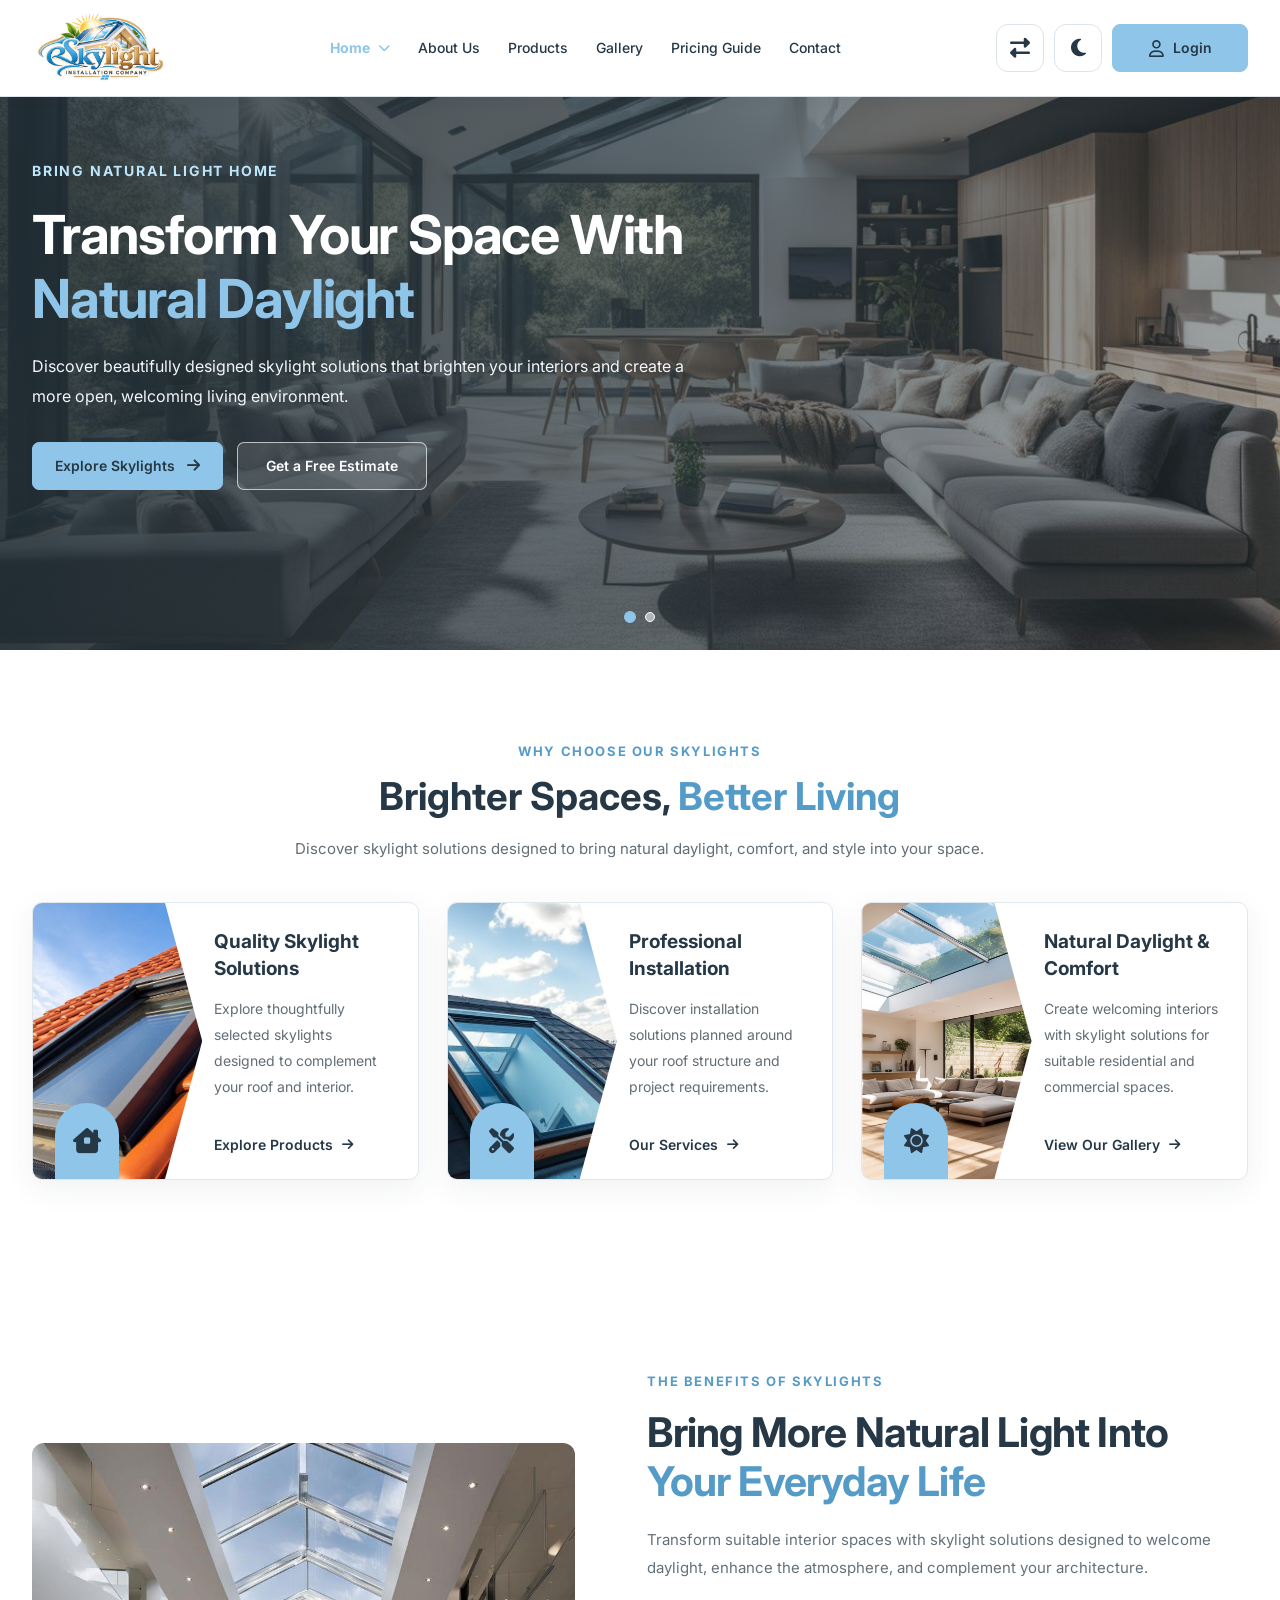
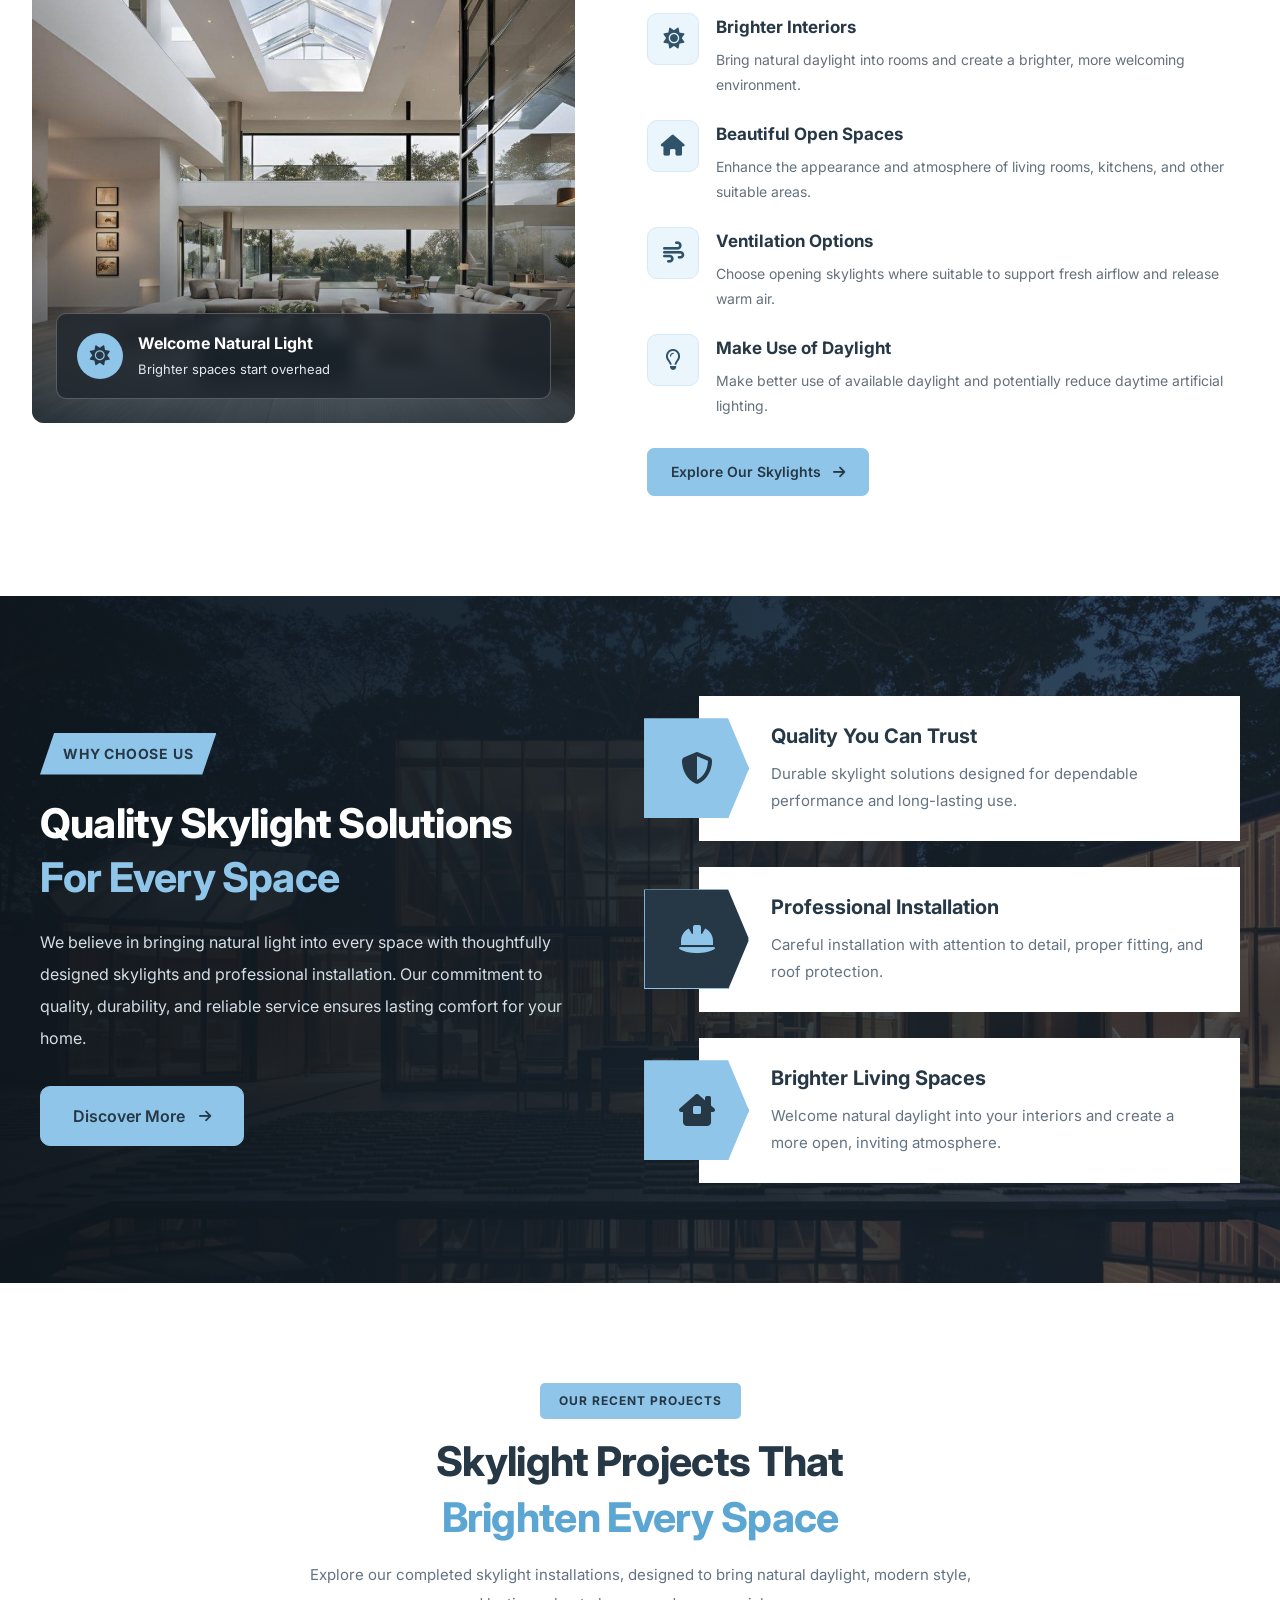
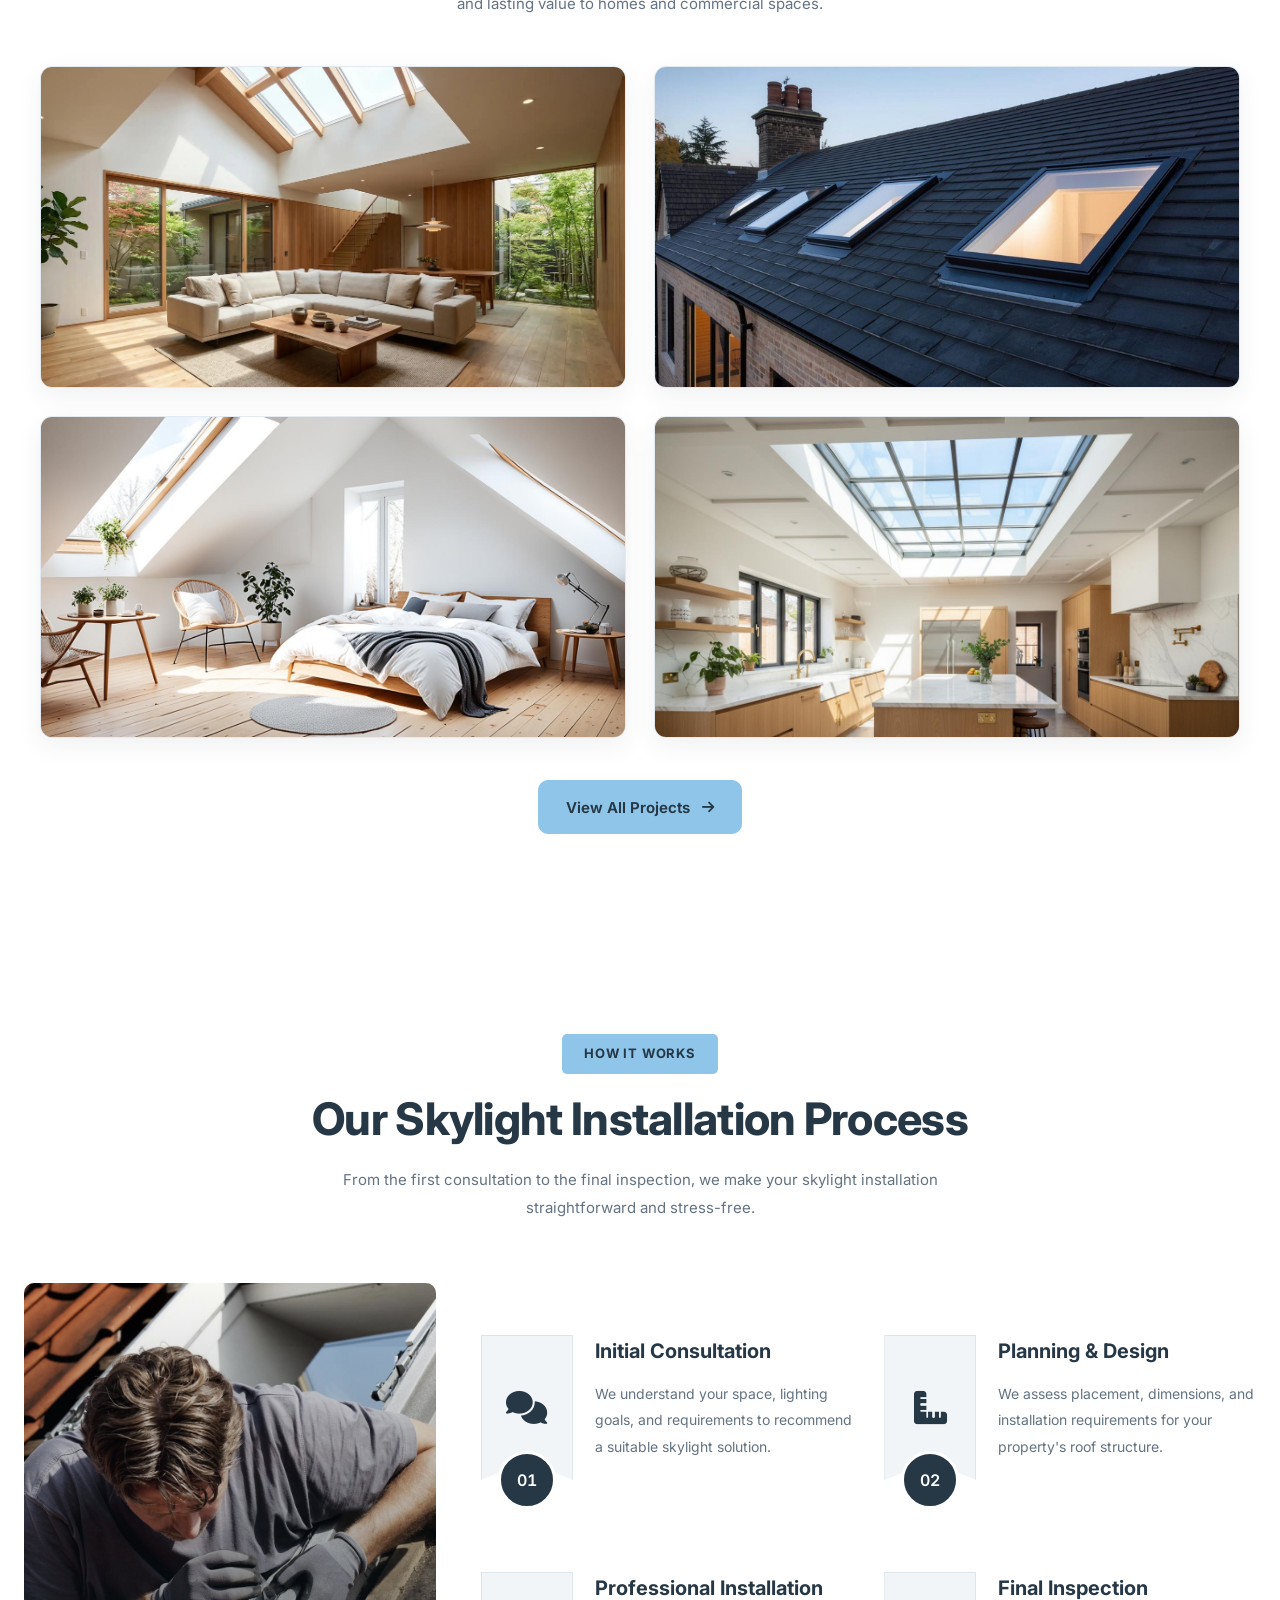
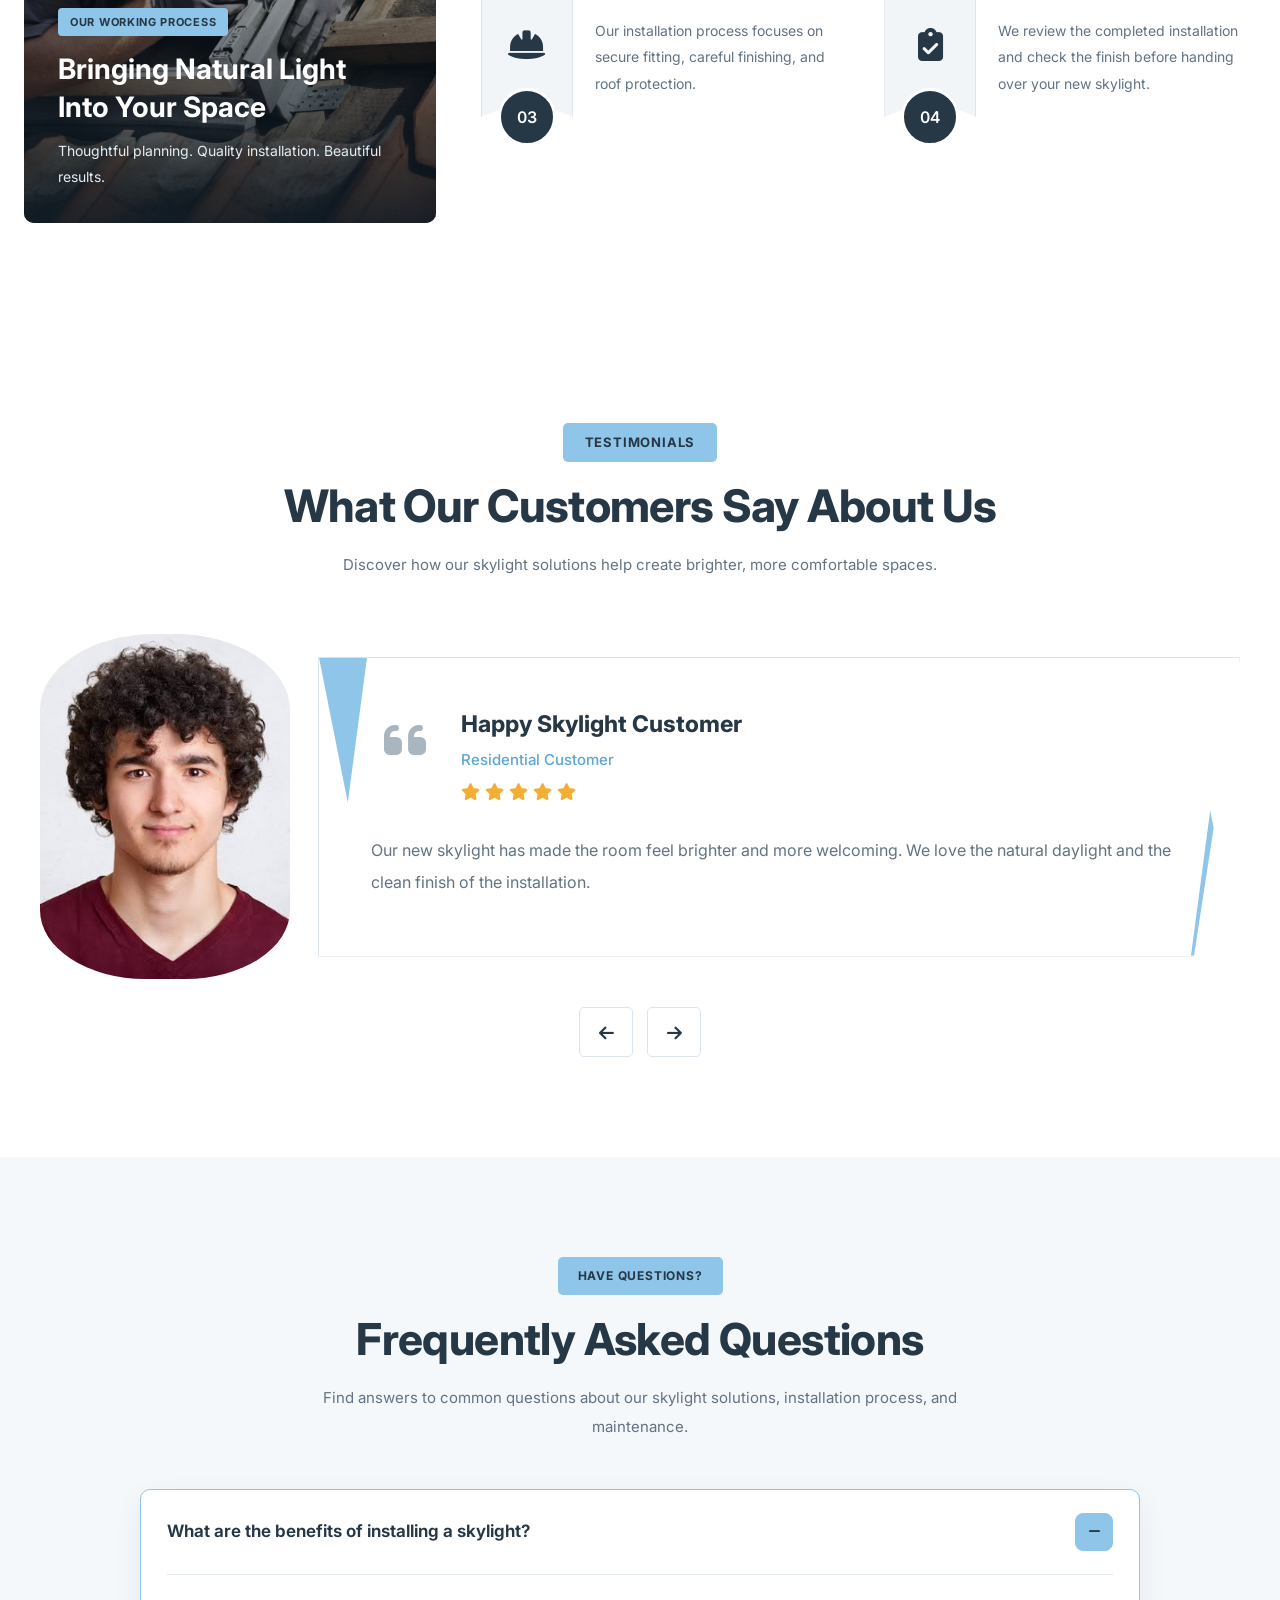
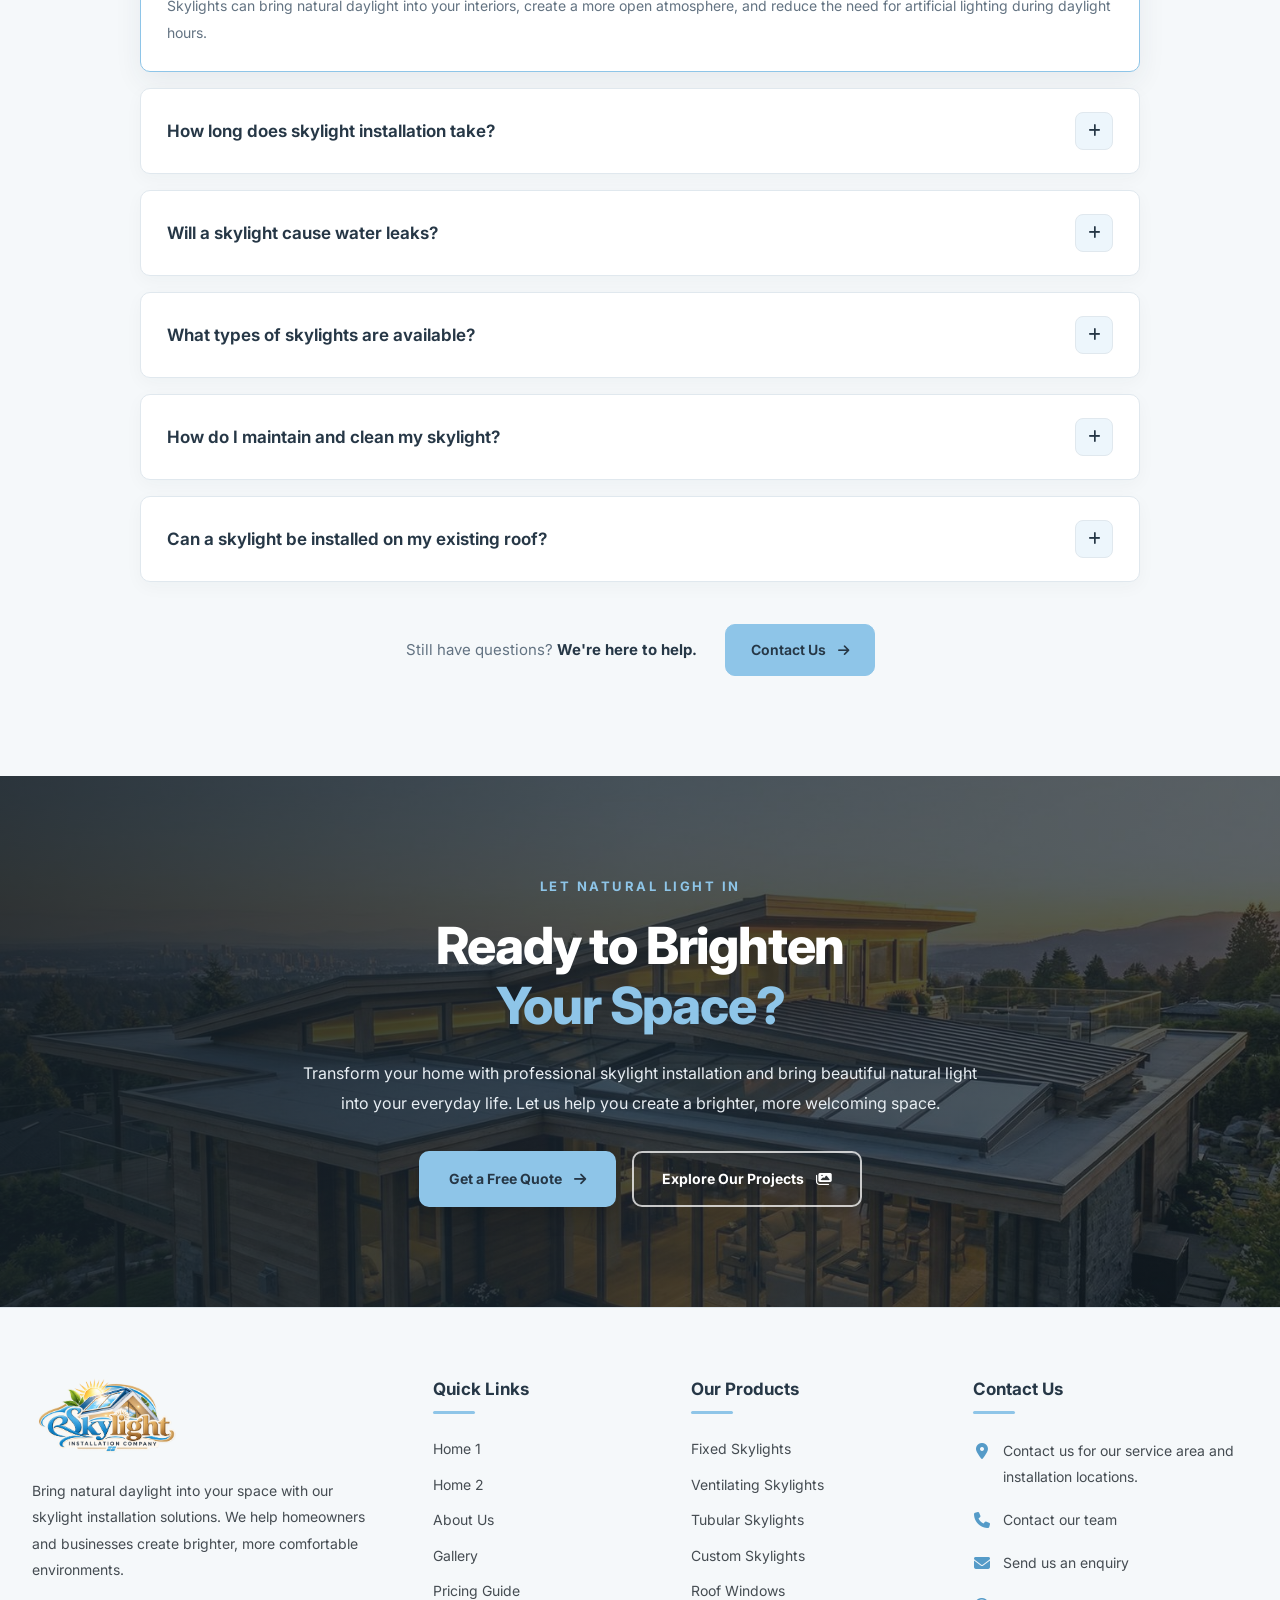
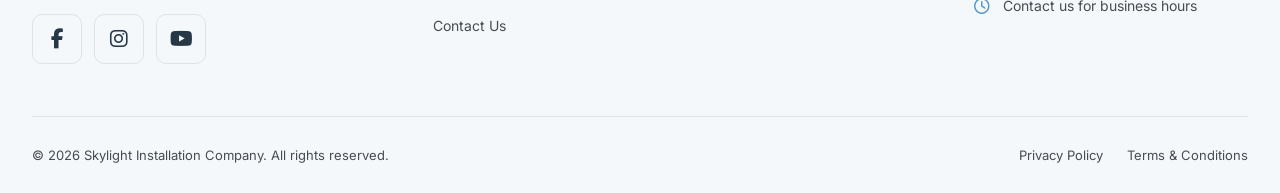
<file: index.html>
<!DOCTYPE html>
<html lang="en">

<head>
    <meta charset="UTF-8">
    <meta name="viewport" content="width=device-width, initial-scale=1.0">

    <meta
        name="description"
        content="Discover premium skylight products and professional skylight installation services."
    >

    <title>Skylight Installation Company</title>
    <!-- Favicon -->

  <link rel="icon" type="image/png" href="images/logo.png">

    <!-- GOOGLE FONT -->
    <link rel="preconnect" href="https://fonts.googleapis.com">
    <link rel="preconnect" href="https://fonts.gstatic.com" crossorigin>

    <link
        href="https://fonts.googleapis.com/css2?family=Inter:wght@400;500;600;700;800&display=swap"
        rel="stylesheet"
    >

    <!-- FONT AWESOME -->
    <link
        rel="stylesheet"
        href="https://cdnjs.cloudflare.com/ajax/libs/font-awesome/6.7.2/css/all.min.css"
    >

    <!-- MAIN CSS -->
    <link rel="stylesheet" href="css/style.css">

    <!-- RESPONSIVE CSS -->
    <link rel="stylesheet" href="css/responsive.css">
</head>

<body>

    <!-- ==========================================
         HEADER START
    =========================================== -->

    

<!-- =====================================================
     SKYLIGHT INSTALLATION COMPANY - HEADER
====================================================== -->

<header class="site-header" id="siteHeader">

    <div class="header-container">

        <!-- LOGO - LEFT -->
        <a
            href="index.html"
            class="site-logo"
            aria-label="Skylight Installation Company Home"
        >
            <img
                src="images/logo.png"
                alt="Skylight Installation Company"
                class="logo-image"
            >
        </a>


        <!-- HAMBURGER - RESPONSIVE -->
        <button
            class="menu-toggle"
            id="menuToggle"
            type="button"
            aria-label="Open navigation menu"
            aria-controls="mainNavigation"
            aria-expanded="false"
        >
            <span></span>
            <span></span>
            <span></span>
        </button>


        <!-- NAVIGATION - CENTER -->
        <nav
            class="main-navigation"
            id="mainNavigation"
            aria-label="Main navigation"
        >

            <ul class="nav-list">

                <!-- HOME DROPDOWN -->
                <li class="nav-item has-dropdown">

                    <button
                        class="nav-link dropdown-toggle active"
                        type="button"
                        aria-expanded="false"
                        aria-controls="homeDropdown"
                    >
                        <span>Home</span>

                        <i
                            class="fa-solid fa-chevron-down"
                            aria-hidden="true"
                        ></i>
                    </button>

                    <ul
                        class="dropdown-menu"
                        id="homeDropdown"
                    >
                        <li>
                            <a href="index.html"class="active">Home 1</a>
                        </li>

                        <li>
                            <a href="home-2.html">Home 2</a>
                        </li>
                    </ul>

                </li>
                <!-- ABOUT US -->
                <li class="nav-item">
                    <a href="about.html" class="nav-link">
                        About Us
                    </a>
                </li>


                <!-- PRODUCTS -->
                <li class="nav-item">
                    <a href="products.html" class="nav-link">
                        Products
                    </a>
                </li>


                <!-- GALLERY -->
                <li class="nav-item">
                    <a href="gallery.html" class="nav-link">
                        Gallery
                    </a>
                </li>


                <!-- PRICING GUIDE -->
                <li class="nav-item">
                    <a href="pricing.html" class="nav-link">
                        Pricing Guide
                    </a>
                </li>


                


                <!-- CONTACT -->
                <li class="nav-item">
                    <a href="contact.html" class="nav-link">
                        Contact
                    </a>
                </li>

            </ul>


            <!-- ACTIONS INSIDE RESPONSIVE NAVIGATION -->
            <div class="header-actions">

                <!-- RTL TOGGLE -->
                <button
                    type="button"
                    class="header-icon-btn rtl-toggle"
                    id="rtlToggle"
                    aria-label="Switch to right-to-left layout"
                    aria-pressed="false"
                    title="Toggle RTL"
                >
                    <i
                        class="fa-solid fa-right-left"
                        aria-hidden="true"
                    ></i>
                </button>


                <!-- DARK MODE TOGGLE -->
                <button
                    type="button"
                    class="header-icon-btn dark-toggle"
                    id="darkModeToggle"
                    aria-label="Enable dark mode"
                    aria-pressed="false"
                    title="Toggle dark mode"
                >
                    <i
                        class="fa-solid fa-moon"
                        aria-hidden="true"
                    ></i>
                </button>


                <!-- LOGIN BUTTON -->
                <a href="login.html" class="login-btn">

                    <i
                        class="fa-regular fa-user"
                        aria-hidden="true"
                    ></i>

                    <span>Login</span>

                </a>

            </div>

        </nav>

    </div>

</header>

<!-- END HEADER -->

<!-- END HEADER -->


    <!-- ==========================================
         HEADER END
    =========================================== -->


    <!-- ==========================================
         TEMPORARY HOME HERO
         Replace this section when building Home 1
    =========================================== -->

    <main>

<!-- =====================================================
     HOME 1 - TWO SLIDE HERO
====================================================== -->

<section class="home1-hero" id="home1Hero">

    <div class="home1-hero-slider">

        <!-- SLIDE 1 -->
        <article class="home1-hero-slide active"
                 style="--hero-image: url('../images/skylight-hero-1.jpg');">

            <div class="home1-hero-overlay"></div>

            <div class="home1-hero-container">

                <div class="home1-hero-content">

                    <span class="home1-hero-eyebrow">
                        BRING NATURAL LIGHT HOME
                    </span>

                    <h1>
                        Transform Your Space
                        With <span>Natural Daylight</span>
                    </h1>

                    <p>
                        Discover beautifully designed skylight solutions
                        that brighten your interiors and create a more
                        open, welcoming living environment.
                    </p>

                    <div class="home1-hero-actions">

                        <a href="products.html"
                           class="home1-hero-btn">
                            Explore Skylights
                            <i class="fa-solid fa-arrow-right"
                               aria-hidden="true"></i>
                        </a>

                        <a href="contact.html"
                           class="home1-hero-link">
                            Get a Free Estimate
                        </a>

                    </div>

                </div>

            </div>

        </article>


        <!-- SLIDE 2 -->
        <article class="home1-hero-slide"
                 style="--hero-image: url('../images/skylight-hero-2.jpg');">

            <div class="home1-hero-overlay"></div>

            <div class="home1-hero-container">

                <div class="home1-hero-content">

                    <span class="home1-hero-eyebrow">
                        SKYLIGHT DESIGN & INSTALLATION
                    </span>

                    <h2>
                        Let the Sunshine In
                        With <span>Smarter Skylights</span>
                    </h2>

                    <p>
                        Find the right skylight for your home or business
                        with thoughtful product selection and professional
                        installation tailored to your space.
                    </p>

                    <div class="home1-hero-actions">

                        <a href="gallery.html"
                           class="home1-hero-btn">
                            View Our Projects
                            <i class="fa-solid fa-arrow-right"
                               aria-hidden="true"></i>
                        </a>

                        <a href="contact.html"
                           class="home1-hero-link">
                            Talk to Our Team
                        </a>

                    </div>

                </div>

            </div>

        </article>

    </div>


    <!-- PAGINATION DOTS - NO PREVIOUS/NEXT BUTTONS -->
    <div class="home1-hero-pagination"
         aria-label="Hero slide navigation">

        <button class="home1-hero-dot active"
                type="button"
                data-slide="0"
                aria-label="Show slide 1"
                aria-current="true">
        </button>

        <button class="home1-hero-dot"
                type="button"
                data-slide="1"
                aria-label="Show slide 2">
        </button>

    </div>

</section>

<!-- END HOME 1 HERO -->

<!-- =====================================================
     HOME 1 - SKYLIGHT FEATURE CARDS
====================================================== -->

<section class="home1-features" id="home1Features">

    <div class="home1-features-container">

        <!-- SECTION HEADING -->
        <div class="home1-features-header">

            <span class="home1-features-eyebrow">
                WHY CHOOSE OUR SKYLIGHTS
            </span>

            <h2 class="home1-features-title">
                Brighter Spaces,
                <span>Better Living</span>
            </h2>

            <p class="home1-features-description">
                Discover skylight solutions designed to bring
                natural daylight, comfort, and style into your space.
            </p>

        </div>


        <!-- FEATURE CARD 1 -->
        <article class="home1-feature-card">

            <div class="home1-feature-image">

                <img
                    src="images/skylight-quality.jpg"
                    alt="Modern roof skylight with quality roof materials"
                    loading="lazy"
                >

                <div class="home1-feature-icon">
                    <i class="fa-solid fa-house-chimney-window"
                       aria-hidden="true"></i>
                </div>

            </div>

            <div class="home1-feature-content">

                <h3>Quality Skylight Solutions</h3>

                <p>
                    Explore thoughtfully selected skylights designed
                    to complement your roof and interior.
                </p>

                <a href="products.html" class="home1-feature-link">
                    Explore Products
                    <i class="fa-solid fa-arrow-right"
                       aria-hidden="true"></i>
                </a>

            </div>

        </article>


        <!-- FEATURE CARD 2 -->
        <article class="home1-feature-card">

            <div class="home1-feature-image">

                <img
                    src="images/skylight-installation.jpg"
                    alt="Professional skylight installation on a roof"
                    loading="lazy"
                >

                <div class="home1-feature-icon">
                    <i class="fa-solid fa-screwdriver-wrench"
                       aria-hidden="true"></i>
                </div>

            </div>

            <div class="home1-feature-content">

                <h3>Professional Installation</h3>

                <p>
                    Discover installation solutions planned around
                    your roof structure and project requirements.
                </p>

                <a href="contact.html" class="home1-feature-link">
                    Our Services
                    <i class="fa-solid fa-arrow-right"
                       aria-hidden="true"></i>
                </a>

            </div>

        </article>


        <!-- FEATURE CARD 3 -->
        <article class="home1-feature-card">

            <div class="home1-feature-image">

                <img
                    src="images/natural-daylight.jpg"
                    alt="Bright modern living room illuminated by a skylight"
                    loading="lazy"
                >

                <div class="home1-feature-icon">
                    <i class="fa-solid fa-sun"
                       aria-hidden="true"></i>
                </div>

            </div>

            <div class="home1-feature-content">

                <h3>Natural Daylight & Comfort</h3>

                <p>
                Create welcoming interiors with skylight 
                solutions for suitable residential and commercial spaces.
                </p>

                <a href="gallery.html" class="home1-feature-link">
                    View Our Gallery
                    <i class="fa-solid fa-arrow-right"
                       aria-hidden="true"></i>
                </a>

            </div>

        </article>

    </div>

</section>

<!-- END HOME 1 FEATURES -->
 
<!-- =====================================================
     HOME 1 - BENEFITS OF NATURAL DAYLIGHT
====================================================== -->

<section class="home1-benefits" id="home1Benefits">

    <div class="home1-benefits-container">

        <!-- LEFT: IMAGE -->
        <div class="home1-benefits-visual">

            <div class="home1-benefits-image-wrap">

                <img
                    src="images/natural-daylight-benefits.jpg"
                    alt="Natural daylight entering a modern living room through a roof skylight"
                    class="home1-benefits-image"
                    loading="lazy"
                >

                <div class="home1-benefits-image-overlay"></div>

                <div class="home1-benefits-image-caption">
                    <i class="fa-solid fa-sun" aria-hidden="true"></i>

                    <div>
                        <span class="home1-benefits-caption-title">
                            Welcome Natural Light
                        </span>

                        <span class="home1-benefits-caption-text">
                            Brighter spaces start overhead
                        </span>
                    </div>
                </div>

            </div>

        </div>


        <!-- RIGHT: CONTENT -->
        <div class="home1-benefits-content">

            <span class="home1-benefits-eyebrow">
                THE BENEFITS OF SKYLIGHTS
            </span>

            <h2 class="home1-benefits-title">
                Bring More Natural Light
                Into <span>Your Everyday Life</span>
            </h2>

            <p class="home1-benefits-intro">
                Transform suitable interior spaces with skylight
                solutions designed to welcome daylight, enhance
                the atmosphere, and complement your architecture.
            </p>


            <!-- BENEFIT 1 -->
            <div class="home1-benefit-item">

                <div class="home1-benefit-icon">
                    <i class="fa-solid fa-sun"
                       aria-hidden="true"></i>
                </div>

                <div class="home1-benefit-text">

                    <h3>Brighter Interiors</h3>

                    <p>
                        Bring natural daylight into rooms and create
                        a brighter, more welcoming environment.
                    </p>

                </div>

            </div>


            <!-- BENEFIT 2 -->
            <div class="home1-benefit-item">

                <div class="home1-benefit-icon">
                    <i class="fa-solid fa-house"
                       aria-hidden="true"></i>
                </div>

                <div class="home1-benefit-text">

                    <h3>Beautiful Open Spaces</h3>

                    <p>
                        Enhance the appearance and atmosphere of
                        living rooms, kitchens, and other suitable areas.
                    </p>

                </div>

            </div>


            <!-- BENEFIT 3 -->
            <div class="home1-benefit-item">

                <div class="home1-benefit-icon">
                    <i class="fa-solid fa-wind"
                       aria-hidden="true"></i>
                </div>

                <div class="home1-benefit-text">

                    <h3>Ventilation Options</h3>

                    <p>
                        Choose opening skylights where suitable
                        to support fresh airflow and release warm air.
                    </p>

                </div>

            </div>


            <!-- BENEFIT 4 -->
            <div class="home1-benefit-item">

                <div class="home1-benefit-icon">
                    <i class="fa-regular fa-lightbulb"
                       aria-hidden="true"></i>
                </div>

                <div class="home1-benefit-text">

                    <h3>Make Use of Daylight</h3>

                    <p>
                        Make better use of available daylight and
                        potentially reduce daytime artificial lighting.
                    </p>

                </div>

            </div>


            <!-- CTA -->
            <div class="home1-benefits-actions">

                <a href="products.html"
                   class="home1-benefits-btn">

                    Explore Our Skylights

                    <i class="fa-solid fa-arrow-right"
                       aria-hidden="true"></i>

                </a>

            </div>

        </div>

    </div>

</section>

<!-- END HOME 1 BENEFITS -->

<!-- =====================================================
     HOME 1 - WHY CHOOSE US SECTION
====================================================== -->

<section class="home1-why" id="home1Why">

    <!-- Background Image -->
    <div class="home1-why-overlay"></div>

    <div class="home1-why-container">

        <!-- LEFT CONTENT -->
        <div class="home1-why-content">

            <span class="home1-why-label">
                WHY CHOOSE US
            </span>

            <h2 class="home1-why-title">
                Quality Skylight Solutions
                <span>For Every Space</span>
            </h2>

            <p class="home1-why-description">
                We believe in bringing natural light into every space
                with thoughtfully designed skylights and professional
                installation. Our commitment to quality, durability,
                and reliable service ensures lasting comfort for your home.
            </p>

            <a href="about.html" class="home1-why-button">
                Discover More
                <i class="fa-solid fa-arrow-right" aria-hidden="true"></i>
            </a>

        </div>

        <!-- RIGHT FEATURE CARDS -->
        <div class="home1-why-features">

            <!-- FEATURE 1 -->
            <article class="home1-why-card">

                <div class="home1-why-icon">
                    <i class="fa-solid fa-shield-halved"
                       aria-hidden="true"></i>
                </div>

                <div class="home1-why-card-content">

                    <h3>Quality You Can Trust</h3>

                    <p>
                        Durable skylight solutions designed for
                        dependable performance and long-lasting use.
                    </p>

                </div>

            </article>

            <!-- FEATURE 2 -->
            <article class="home1-why-card">

                <div class="home1-why-icon">
                    <i class="fa-solid fa-helmet-safety"
                       aria-hidden="true"></i>
                </div>

                <div class="home1-why-card-content">

                    <h3>Professional Installation</h3>

                    <p>
                        Careful installation with attention to detail,
                        proper fitting, and roof protection.
                    </p>

                </div>

            </article>

            <!-- FEATURE 3 -->
            <article class="home1-why-card">

                <div class="home1-why-icon">
                    <i class="fa-solid fa-house-chimney-window"
                       aria-hidden="true"></i>
                </div>

                <div class="home1-why-card-content">

                    <h3>Brighter Living Spaces</h3>

                    <p>
                        Welcome natural daylight into your interiors
                        and create a more open, inviting atmosphere.
                    </p>

                </div>

            </article>

        </div>

    </div>

</section>

<!-- =====================================================
     HOME 1 - RECENT SKYLIGHT PROJECTS
====================================================== -->

<section class="home1-projects" id="home1Projects">

    <div class="home1-projects-container">

        <!-- SECTION HEADER -->
        <div class="home1-projects-header">

            <span class="home1-projects-label">
                OUR RECENT PROJECTS
            </span>

            <h2 class="home1-projects-title">
                Skylight Projects That
                <span>Brighten Every Space</span>
            </h2>

            <p class="home1-projects-description">
                Explore our completed skylight installations, designed
                to bring natural daylight, modern style, and lasting
                value to homes and commercial spaces.
            </p>

        </div>

        <!-- PROJECT GALLERY -->
        <div class="home1-projects-grid">

            <!-- PROJECT 1 -->
            <article class="home1-project-card">

                <div class="home1-project-image">

                    <img
                        src="images/project-residential-skylight.jpg"
                        alt="Residential living room with a modern roof skylight"
                        loading="lazy"
                    >

                    <div class="home1-project-overlay">

                        <span class="home1-project-category">
                            Residential
                        </span>

                        <h3>Modern Home Skylight</h3>

                        <a
                            href="gallery.html"
                            class="home1-project-link"
                            aria-label="View residential skylight projects"
                        >
                            <i class="fa-solid fa-arrow-up-right-from-square"
                               aria-hidden="true"></i>
                        </a>

                    </div>

                </div>

            </article>

            <!-- PROJECT 2 -->
            <article class="home1-project-card">

                <div class="home1-project-image">

                    <img
                        src="images/project-glass-roof.jpg"
                        alt="Contemporary home featuring a glass roof installation"
                        loading="lazy"
                    >

                    <div class="home1-project-overlay">

                        <span class="home1-project-category">
                            Glass Roofing
                        </span>

                        <h3>Contemporary Glass Roof</h3>

                        <a
                            href="gallery.html"
                            class="home1-project-link"
                            aria-label="View glass roofing projects"
                        >
                            <i class="fa-solid fa-arrow-up-right-from-square"
                               aria-hidden="true"></i>
                        </a>

                    </div>

                </div>

            </article>

            <!-- PROJECT 3 -->
            <article class="home1-project-card">

                <div class="home1-project-image">

                    <img
                        src="images/project-attic-skylight.jpg"
                        alt="Bright attic bedroom with roof window skylights"
                        loading="lazy"
                    >

                    <div class="home1-project-overlay">

                        <span class="home1-project-category">
                            Roof Windows
                        </span>

                        <h3>Bright Attic Transformation</h3>

                        <a
                            href="gallery.html"
                            class="home1-project-link"
                            aria-label="View roof window projects"
                        >
                            <i class="fa-solid fa-arrow-up-right-from-square"
                               aria-hidden="true"></i>
                        </a>

                    </div>

                </div>

            </article>

            <!-- PROJECT 4 -->
            <article class="home1-project-card">

                <div class="home1-project-image">

                    <img
                        src="images/project-kitchen-skylight.jpg"
                        alt="Modern kitchen illuminated by an overhead skylight"
                        loading="lazy"
                    >

                    <div class="home1-project-overlay">

                        <span class="home1-project-category">
                            Interior Design
                        </span>

                        <h3>Natural Light Kitchen</h3>

                        <a
                            href="gallery.html"
                            class="home1-project-link"
                            aria-label="View interior skylight projects"
                        >
                            <i class="fa-solid fa-arrow-up-right-from-square"
                               aria-hidden="true"></i>
                        </a>

                    </div>

                </div>

            </article>

        </div>

        <!-- VIEW ALL PROJECTS -->
        <div class="home1-projects-footer">

            <a href="gallery.html" class="home1-projects-button">
                View All Projects
                <i class="fa-solid fa-arrow-right"
                   aria-hidden="true"></i>
            </a>

        </div>

    </div>

</section>

<!-- =====================================================
     HOME 1 - HOW IT WORKS
====================================================== -->

<section class="home1-process" id="home1Process">

    <div class="home1-process-container">

        <!-- SECTION HEADER -->
        <div class="home1-process-header">

            <span class="home1-process-label">
                HOW IT WORKS
            </span>

            <h2 class="home1-process-title">
                Our Skylight Installation Process
            </h2>

            <p class="home1-process-description">
                From the first consultation to the final inspection,
                we make your skylight installation straightforward
                and stress-free.
            </p>

        </div>

        <!-- PROCESS CONTENT -->
        <div class="home1-process-layout">

            <!-- LEFT IMAGE -->
            <div class="home1-process-visual">

                <img
                    src="images/skylight-installation-process.jpg"
                    alt="Professional installing a skylight on a roof"
                    loading="lazy"
                >

                <div class="home1-process-image-overlay"></div>

                <div class="home1-process-image-content">

                    <span class="home1-process-image-tag">
                        OUR WORKING PROCESS
                    </span>

                    <h3>
                        Bringing Natural Light
                        Into Your Space
                    </h3>

                    <p>
                        Thoughtful planning. Quality installation.
                        Beautiful results.
                    </p>

                </div>

            </div>

            <!-- RIGHT PROCESS STEPS -->
            <div class="home1-process-steps">

                <!-- STEP 01 -->
                <article class="home1-process-step">

                    <div class="home1-process-step-number">
                        <div class="home1-process-step-icon">
                            <i class="fa-solid fa-comments"
                               aria-hidden="true"></i>
                        </div>

                        <span>01</span>
                    </div>

                    <div class="home1-process-step-content">

                        <h3>Initial Consultation</h3>

                        <p>
                            We understand your space, lighting goals,
                            and requirements to recommend a suitable
                            skylight solution.
                        </p>

                    </div>

                </article>

                <!-- STEP 02 -->
                <article class="home1-process-step">

                    <div class="home1-process-step-number">
                        <div class="home1-process-step-icon">
                            <i class="fa-solid fa-ruler-combined"
                               aria-hidden="true"></i>
                        </div>

                        <span>02</span>
                    </div>

                    <div class="home1-process-step-content">

                        <h3>Planning & Design</h3>

                        <p>
                            We assess placement, dimensions, and
                            installation requirements for your
                            property's roof structure.
                        </p>

                    </div>

                </article>

                <!-- STEP 03 -->
                <article class="home1-process-step">

                    <div class="home1-process-step-number">
                        <div class="home1-process-step-icon">
                            <i class="fa-solid fa-helmet-safety"
                               aria-hidden="true"></i>
                        </div>

                        <span>03</span>
                    </div>

                    <div class="home1-process-step-content">

                        <h3>Professional Installation</h3>

                        <p>
                            Our installation process focuses on
                            secure fitting, careful finishing,
                            and roof protection.
                        </p>

                    </div>

                </article>

                <!-- STEP 04 -->
                <article class="home1-process-step">

                    <div class="home1-process-step-number">
                        <div class="home1-process-step-icon">
                            <i class="fa-solid fa-clipboard-check"
                               aria-hidden="true"></i>
                        </div>

                        <span>04</span>
                    </div>

                    <div class="home1-process-step-content">

                        <h3>Final Inspection</h3>

                        <p>
                            We review the completed installation
                            and check the finish before handing
                            over your new skylight.
                        </p>

                    </div>

                </article>

            </div>

        </div>

    </div>

</section>

<!-- =====================================================
     HOME 1 - TESTIMONIALS
====================================================== -->

<section class="home1-testimonials" id="home1Testimonials">

    <div class="home1-testimonials-container">

        <!-- SECTION HEADER -->
        <div class="home1-testimonials-header">

            <span class="home1-testimonials-label">
                TESTIMONIALS
            </span>

            <h2 class="home1-testimonials-title">
                What Our Customers Say About Us
            </h2>

            <p class="home1-testimonials-description">
                Discover how our skylight solutions help create
                brighter, more comfortable spaces.
            </p>

        </div>

        <!-- TESTIMONIAL SLIDER -->
        <div class="home1-testimonials-slider">

            <!-- TESTIMONIAL 1 -->
            <article class="home1-testimonial active"
                     aria-hidden="false">

                <!-- CUSTOMER IMAGE -->
                <div class="home1-testimonial-image">

                    <img
                        src="images/testimonial-customer-1.jpg"
                        alt="Customer portrait"
                        loading="lazy"
                    >

                </div>

                <!-- TESTIMONIAL CONTENT -->
                <div class="home1-testimonial-content">

                    <div class="home1-testimonial-quote-icon">
                        <i class="fa-solid fa-quote-left"
                           aria-hidden="true"></i>
                    </div>

                    <div class="home1-testimonial-details">

                        <h3>Happy Skylight Customer</h3>

                        <span class="home1-testimonial-role">
                            Residential Customer
                        </span>

                        <div class="home1-testimonial-stars"
                             aria-label="5 out of 5 stars">
                            <i class="fa-solid fa-star" aria-hidden="true"></i>
                            <i class="fa-solid fa-star" aria-hidden="true"></i>
                            <i class="fa-solid fa-star" aria-hidden="true"></i>
                            <i class="fa-solid fa-star" aria-hidden="true"></i>
                            <i class="fa-solid fa-star" aria-hidden="true"></i>
                        </div>

                    </div>

                    <p class="home1-testimonial-text">
                        Our new skylight has made the room feel brighter
                        and more welcoming. We love the natural daylight
                        and the clean finish of the installation.
                    </p>

                </div>

            </article>

            <!-- TESTIMONIAL 2 -->
            <article class="home1-testimonial"
                     aria-hidden="true">

                <div class="home1-testimonial-image">

                    <img
                        src="images/testimonial-customer-2.jpg"
                        alt="Customer portrait"
                        loading="lazy"
                    >

                </div>

                <div class="home1-testimonial-content">

                    <div class="home1-testimonial-quote-icon">
                        <i class="fa-solid fa-quote-left"
                           aria-hidden="true"></i>
                    </div>

                    <div class="home1-testimonial-details">

                        <h3>Happy Homeowner</h3>

                        <span class="home1-testimonial-role">
                            Home Renovation
                        </span>

                        <div class="home1-testimonial-stars"
                             aria-label="5 out of 5 stars">
                            <i class="fa-solid fa-star" aria-hidden="true"></i>
                            <i class="fa-solid fa-star" aria-hidden="true"></i>
                            <i class="fa-solid fa-star" aria-hidden="true"></i>
                            <i class="fa-solid fa-star" aria-hidden="true"></i>
                            <i class="fa-solid fa-star" aria-hidden="true"></i>
                        </div>

                    </div>

                    <p class="home1-testimonial-text">
                        The team helped us choose a skylight that suited
                        our home. The installation was carefully finished,
                        and the extra daylight has transformed our space.
                    </p>

                </div>

            </article>

            <!-- TESTIMONIAL 3 -->
            <article class="home1-testimonial"
                     aria-hidden="true">

                <div class="home1-testimonial-image">

                    <img
                        src="images/testimonial-customer-3.jpg"
                        alt="Customer portrait"
                        loading="lazy"
                    >

                </div>

                <div class="home1-testimonial-content">

                    <div class="home1-testimonial-quote-icon">
                        <i class="fa-solid fa-quote-left"
                           aria-hidden="true"></i>
                    </div>

                    <div class="home1-testimonial-details">

                        <h3>Satisfied Property Owner</h3>

                        <span class="home1-testimonial-role">
                            Residential Project
                        </span>

                        <div class="home1-testimonial-stars"
                             aria-label="5 out of 5 stars">
                            <i class="fa-solid fa-star" aria-hidden="true"></i>
                            <i class="fa-solid fa-star" aria-hidden="true"></i>
                            <i class="fa-solid fa-star" aria-hidden="true"></i>
                            <i class="fa-solid fa-star" aria-hidden="true"></i>
                            <i class="fa-solid fa-star" aria-hidden="true"></i>
                        </div>

                    </div>

                    <p class="home1-testimonial-text">
                        We wanted a brighter interior without compromising
                        the look of our roof. The skylight is a great
                        addition to our home.
                    </p>

                </div>

            </article>

        </div>

        <!-- SLIDER CONTROLS -->
        <div class="home1-testimonials-controls">

            <button
                type="button"
                class="home1-testimonial-prev"
                aria-label="Previous testimonial"
            >
                <i class="fa-solid fa-arrow-left"
                   aria-hidden="true"></i>
            </button>

            <button
                type="button"
                class="home1-testimonial-next"
                aria-label="Next testimonial"
            >
                <i class="fa-solid fa-arrow-right"
                   aria-hidden="true"></i>
            </button>

        </div>

    </div>

</section>

<!-- =====================================================
     HOME 1 - FREQUENTLY ASKED QUESTIONS
====================================================== -->

<section class="home1-faq" id="home1Faq">

    <div class="home1-faq-container">

        <!-- SECTION HEADER -->
        <div class="home1-faq-header">

            <span class="home1-faq-label">
                HAVE QUESTIONS?
            </span>

            <h2 class="home1-faq-title">
                Frequently Asked Questions
            </h2>

            <p class="home1-faq-description">
                Find answers to common questions about our skylight
                solutions, installation process, and maintenance.
            </p>

        </div>

        <!-- FAQ CONTENT -->
        <div class="home1-faq-list">

            <!-- FAQ 1 -->
            <article class="home1-faq-item active">

                <h3 class="home1-faq-question-heading">
                    <button
                        type="button"
                        class="home1-faq-question"
                        id="home1FaqQuestion1"
                        aria-expanded="true"
                        aria-controls="home1FaqAnswer1"
                    >
                        <span>What are the benefits of installing a skylight?</span>

                        <span class="home1-faq-icon" aria-hidden="true">
                            <i class="fa-solid fa-minus"></i>
                        </span>
                    </button>
                </h3>

                <div
                    class="home1-faq-answer"
                    id="home1FaqAnswer1"
                    role="region"
                    aria-labelledby="home1FaqQuestion1"
                >
                    <div class="home1-faq-answer-inner">
                        <p>
                            Skylights can bring natural daylight into
                            your interiors, create a more open atmosphere,
                            and reduce the need for artificial lighting
                            during daylight hours.
                        </p>
                    </div>
                </div>

            </article>

            <!-- FAQ 2 -->
            <article class="home1-faq-item">

                <h3 class="home1-faq-question-heading">
                    <button
                        type="button"
                        class="home1-faq-question"
                        id="home1FaqQuestion2"
                        aria-expanded="false"
                        aria-controls="home1FaqAnswer2"
                    >
                        <span>How long does skylight installation take?</span>

                        <span class="home1-faq-icon" aria-hidden="true">
                            <i class="fa-solid fa-plus"></i>
                        </span>
                    </button>
                </h3>

                <div
                    class="home1-faq-answer"
                    id="home1FaqAnswer2"
                    role="region"
                    aria-labelledby="home1FaqQuestion2"
                    hidden
                >
                    <div class="home1-faq-answer-inner">
                        <p>
                            Installation time depends on the skylight
                            type, roof structure, and project complexity.
                            After assessing your property, we can provide
                            a more accurate project timeline.
                        </p>
                    </div>
                </div>

            </article>

            <!-- FAQ 3 -->
            <article class="home1-faq-item">

                <h3 class="home1-faq-question-heading">
                    <button
                        type="button"
                        class="home1-faq-question"
                        id="home1FaqQuestion3"
                        aria-expanded="false"
                        aria-controls="home1FaqAnswer3"
                    >
                        <span>Will a skylight cause water leaks?</span>

                        <span class="home1-faq-icon" aria-hidden="true">
                            <i class="fa-solid fa-plus"></i>
                        </span>
                    </button>
                </h3>

                <div
                    class="home1-faq-answer"
                    id="home1FaqAnswer3"
                    role="region"
                    aria-labelledby="home1FaqQuestion3"
                    hidden
                >
                    <div class="home1-faq-answer-inner">
                        <p>
                            A correctly selected and professionally
                            installed skylight with suitable flashing
                            and waterproofing helps prevent leaks.
                            Regular inspections also help maintain
                            the roof's weather protection.
                        </p>
                    </div>
                </div>

            </article>

            <!-- FAQ 4 -->
            <article class="home1-faq-item">

                <h3 class="home1-faq-question-heading">
                    <button
                        type="button"
                        class="home1-faq-question"
                        id="home1FaqQuestion4"
                        aria-expanded="false"
                        aria-controls="home1FaqAnswer4"
                    >
                        <span>What types of skylights are available?</span>

                        <span class="home1-faq-icon" aria-hidden="true">
                            <i class="fa-solid fa-plus"></i>
                        </span>
                    </button>
                </h3>

                <div
                    class="home1-faq-answer"
                    id="home1FaqAnswer4"
                    role="region"
                    aria-labelledby="home1FaqQuestion4"
                    hidden
                >
                    <div class="home1-faq-answer-inner">
                        <p>
                            Options may include fixed skylights, opening
                            roof windows, tubular skylights, and glass
                            roof systems. The right choice depends on
                            your roof, room, ventilation needs, and budget.
                        </p>
                    </div>
                </div>

            </article>

            <!-- FAQ 5 -->
            <article class="home1-faq-item">

                <h3 class="home1-faq-question-heading">
                    <button
                        type="button"
                        class="home1-faq-question"
                        id="home1FaqQuestion5"
                        aria-expanded="false"
                        aria-controls="home1FaqAnswer5"
                    >
                        <span>How do I maintain and clean my skylight?</span>

                        <span class="home1-faq-icon" aria-hidden="true">
                            <i class="fa-solid fa-plus"></i>
                        </span>
                    </button>
                </h3>

                <div
                    class="home1-faq-answer"
                    id="home1FaqAnswer5"
                    role="region"
                    aria-labelledby="home1FaqQuestion5"
                    hidden
                >
                    <div class="home1-faq-answer-inner">
                        <p>
                            Follow the manufacturer's cleaning instructions
                            and use suitable non-abrasive products.
                            Arrange safe inspections of seals, flashing,
                            and surrounding roof materials as needed.
                        </p>
                    </div>
                </div>

            </article>

            <!-- FAQ 6 -->
            <article class="home1-faq-item">

                <h3 class="home1-faq-question-heading">
                    <button
                        type="button"
                        class="home1-faq-question"
                        id="home1FaqQuestion6"
                        aria-expanded="false"
                        aria-controls="home1FaqAnswer6"
                    >
                        <span>Can a skylight be installed on my existing roof?</span>

                        <span class="home1-faq-icon" aria-hidden="true">
                            <i class="fa-solid fa-plus"></i>
                        </span>
                    </button>
                </h3>

                <div
                    class="home1-faq-answer"
                    id="home1FaqAnswer6"
                    role="region"
                    aria-labelledby="home1FaqQuestion6"
                    hidden
                >
                    <div class="home1-faq-answer-inner">
                        <p>
                            In many cases, yes. Suitability depends on
                            the roof type, pitch, structural framing,
                            and available space. A site assessment can
                            help determine the appropriate solution.
                        </p>
                    </div>
                </div>

            </article>

        </div>

        <!-- FAQ CONTACT CTA -->
        <div class="home1-faq-footer">

            <p>
                Still have questions?
                <span>We're here to help.</span>
            </p>

            <a href="contact.html" class="home1-faq-contact-button">
                Contact Us
                <i class="fa-solid fa-arrow-right"
                   aria-hidden="true"></i>
            </a>

        </div>

    </div>

</section>

<!-- =====================================================
     SECTION 9: FINAL CALL TO ACTION
====================================================== -->

<section class="home1-cta" id="home1Cta">

    <!-- Background Image -->
    <div class="home1-cta-background" aria-hidden="true"></div>

    <!-- Dark Overlay -->
    <div class="home1-cta-overlay" aria-hidden="true"></div>

    <!-- CTA Content -->
    <div class="home1-cta-container">

        <span class="home1-cta-eyebrow">
            LET NATURAL LIGHT IN
        </span>

        <h2 class="home1-cta-title">
            Ready to Brighten
            <span>Your Space?</span>
        </h2>

        <p class="home1-cta-description">
            Transform your home with professional skylight installation
            and bring beautiful natural light into your everyday life.
            Let us help you create a brighter, more welcoming space.
        </p>

        <!-- CTA Buttons -->
        <div class="home1-cta-actions">

            <a href="contact.html" class="home1-cta-button home1-cta-primary">
                <span>Get a Free Quote</span>
                <i class="fa-solid fa-arrow-right" aria-hidden="true"></i>
            </a>

            <a href="gallery.html" class="home1-cta-button home1-cta-secondary">
                <span>Explore Our Projects</span>
                <i class="fa-solid fa-images" aria-hidden="true"></i>
            </a>

        </div>

    </div>

</section>


        
    </main>

    <!-- ==========================================
         FOOTER PLACEHOLDER
    =========================================== -->

<!-- =====================================================
     SKYLIGHT INSTALLATION COMPANY - FOOTER
====================================================== -->

<footer class="site-footer" id="siteFooter">

    <div class="footer-container">

        <div class="footer-main">

            <!-- COLUMN 1: COMPANY INFORMATION -->
            <div class="footer-column footer-brand">

                <a href="index.html" class="footer-logo">
                    <img
                        src="images/logo.png"
                        alt="Skylight Installation Company"
                        class="footer-logo-image"
                    >
                </a>

                <p class="footer-description">
                    Bring natural daylight into your space with
                    our skylight installation solutions. We help
                    homeowners and businesses create brighter,
                    more comfortable environments.
                </p>

                <!-- SOCIAL MEDIA ICONS -->
                <div class="footer-socials"
                     aria-label="Social media links">

                    <a href="https://www.facebook.com/"
                       class="footer-social-link"
                       aria-label="Facebook"
                       target="_blank"
                       rel="noopener noreferrer">
                        <i class="fa-brands fa-facebook-f"
                           aria-hidden="true"></i>
                    </a>

                    <a href="https://www.instagram.com/"
                       class="footer-social-link"
                       aria-label="Instagram"
                       target="_blank"
                       rel="noopener noreferrer">
                        <i class="fa-brands fa-instagram"
                           aria-hidden="true"></i>
                    </a>

                    <a href="https://www.youtube.com/"
                       class="footer-social-link"
                       aria-label="YouTube"
                       target="_blank"
                       rel="noopener noreferrer">
                        <i class="fa-brands fa-youtube"
                           aria-hidden="true"></i>
                    </a>

                </div>

            </div>


            <!-- COLUMN 2: QUICK LINKS -->
            <div class="footer-column">

                <h3 class="footer-heading">Quick Links</h3>

                <ul class="footer-links">
                    <li><a href="index.html">Home 1</a></li>
                    <li><a href="home-2.html">Home 2</a></li>
                    <li><a href="about.html">About Us</a></li>
                    <li><a href="gallery.html">Gallery</a></li>
                    <li><a href="pricing.html">Pricing Guide</a></li>
                    <li><a href="contact.html">Contact Us</a></li>
                </ul>

            </div>


            <!-- COLUMN 3: OUR PRODUCTS -->
            <div class="footer-column">

                <h3 class="footer-heading">Our Products</h3>

                <ul class="footer-links">
                    <li><a href="products.html">Fixed Skylights</a></li>
                    <li><a href="products.html">Ventilating Skylights</a></li>
                    <li><a href="products.html">Tubular Skylights</a></li>
                    <li><a href="products.html">Custom Skylights</a></li>
                    <li><a href="products.html">Roof Windows</a></li>
                </ul>

            </div>


            <!-- COLUMN 4: CONTACT INFORMATION -->
            <div class="footer-column footer-contact">

                <h3 class="footer-heading">Contact Us</h3>

                <ul class="footer-contact-list">

                    <li>
                        <i class="fa-solid fa-location-dot"
                           aria-hidden="true"></i>
                        <span>
                            Contact us for our service area
                            and installation locations.
                        </span>
                    </li>

                    <li>
                        <i class="fa-solid fa-phone"
                           aria-hidden="true"></i>
                        <a href="contact.html">
                            Contact our team
                        </a>
                    </li>

                    <li>
                        <i class="fa-solid fa-envelope"
                           aria-hidden="true"></i>
                        <a href="contact.html">
                            Send us an enquiry
                        </a>
                    </li>

                    <li>
                        <i class="fa-regular fa-clock"
                           aria-hidden="true"></i>
                        <span>
                            Contact us for business hours
                        </span>
                    </li>

                </ul>

            </div>

        </div>


        <!-- FOOTER DIVIDER -->
        <div class="footer-divider"></div>


        <!-- FOOTER BOTTOM -->
        <div class="footer-bottom">

            <p class="footer-copyright">
                &copy; <span id="footerYear">2026</span>
                Skylight Installation Company.
                All rights reserved.
            </p>

            <div class="footer-bottom-links">
                <a href="privacy-policy.html">Privacy Policy</a>
                <a href="terms.html">Terms &amp; Conditions</a>
            </div>

        </div>

    </div>

</footer>

<!-- END FOOTER -->

    

<!-- SCROLL TO TOP BUTTON -->
<button class="scroll-top-btn"
        id="scrollTopBtn"
        type="button"
        aria-label="Scroll to top"
        title="Scroll to top">
    <i class="fa-solid fa-arrow-up" aria-hidden="true"></i>
</button>

    <!-- JAVASCRIPT -->
    <script src="js/main.js"></script>

</body>

</html>
</file>
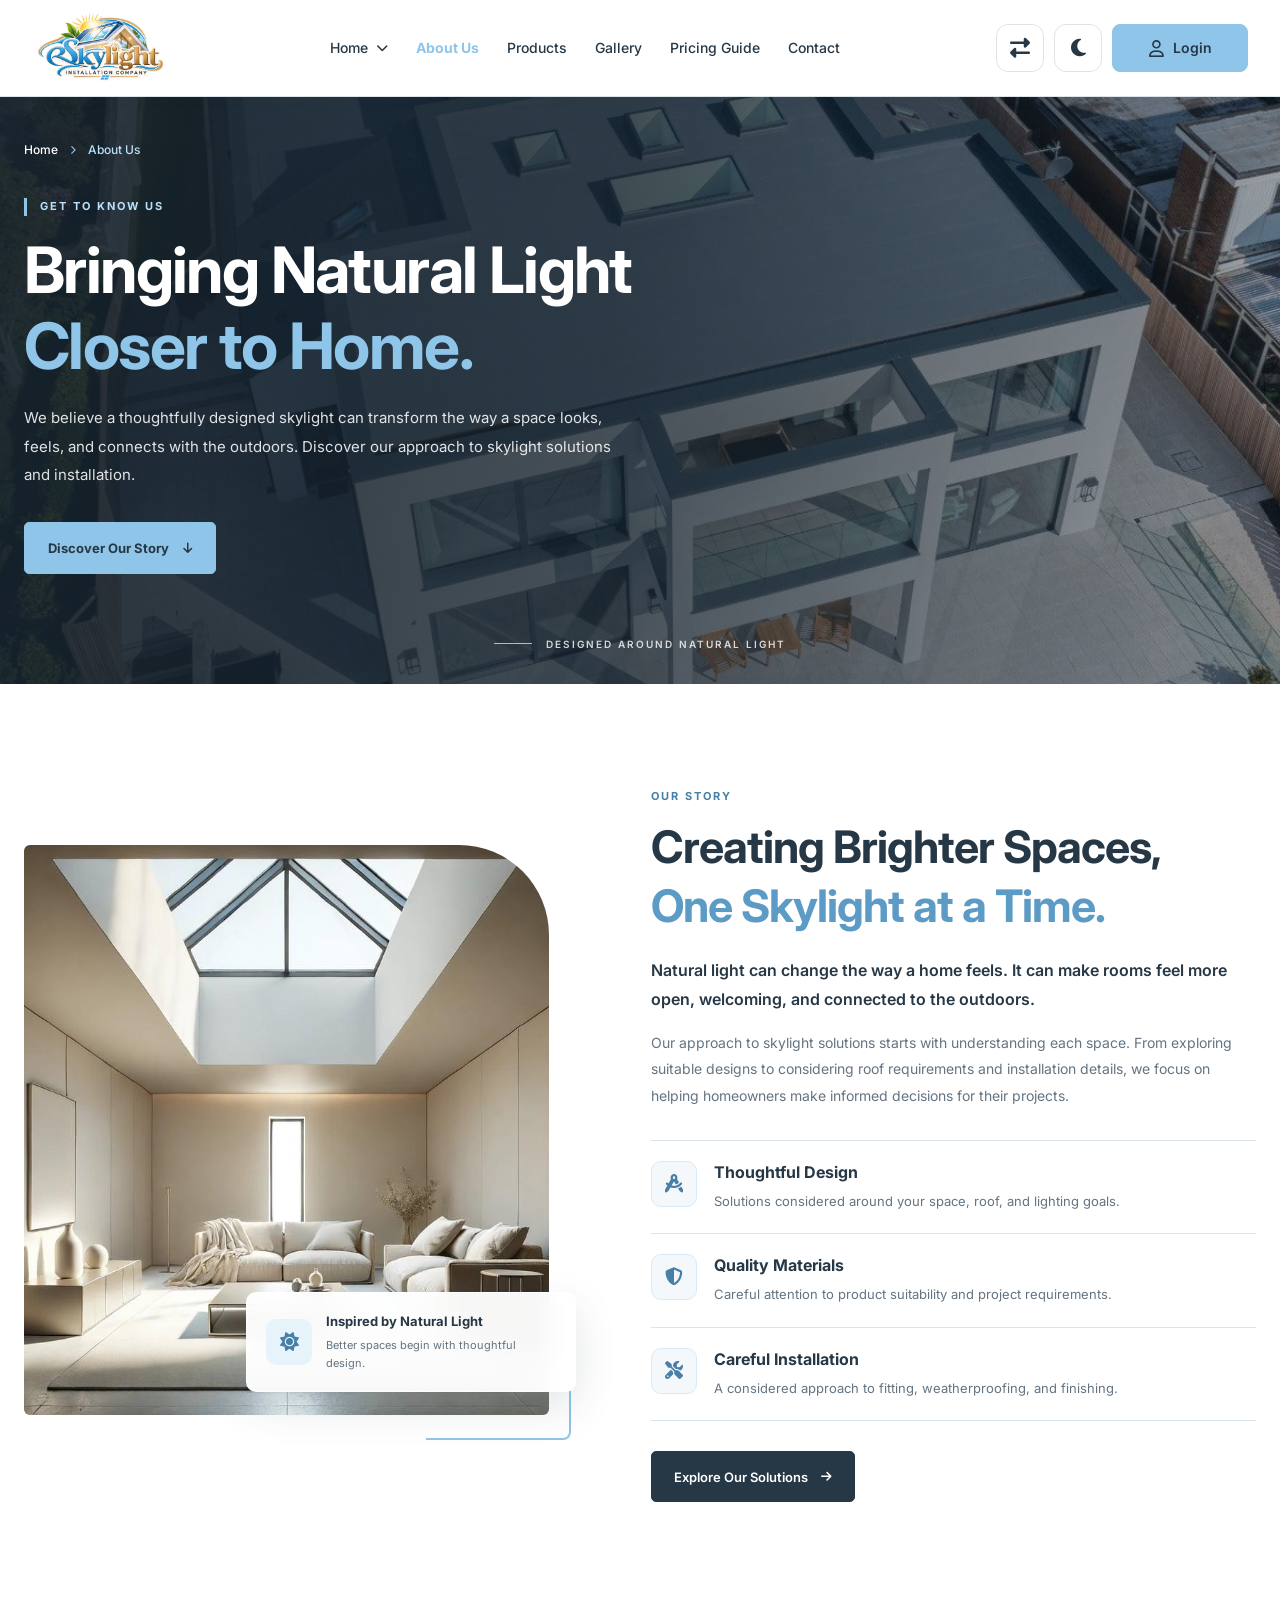
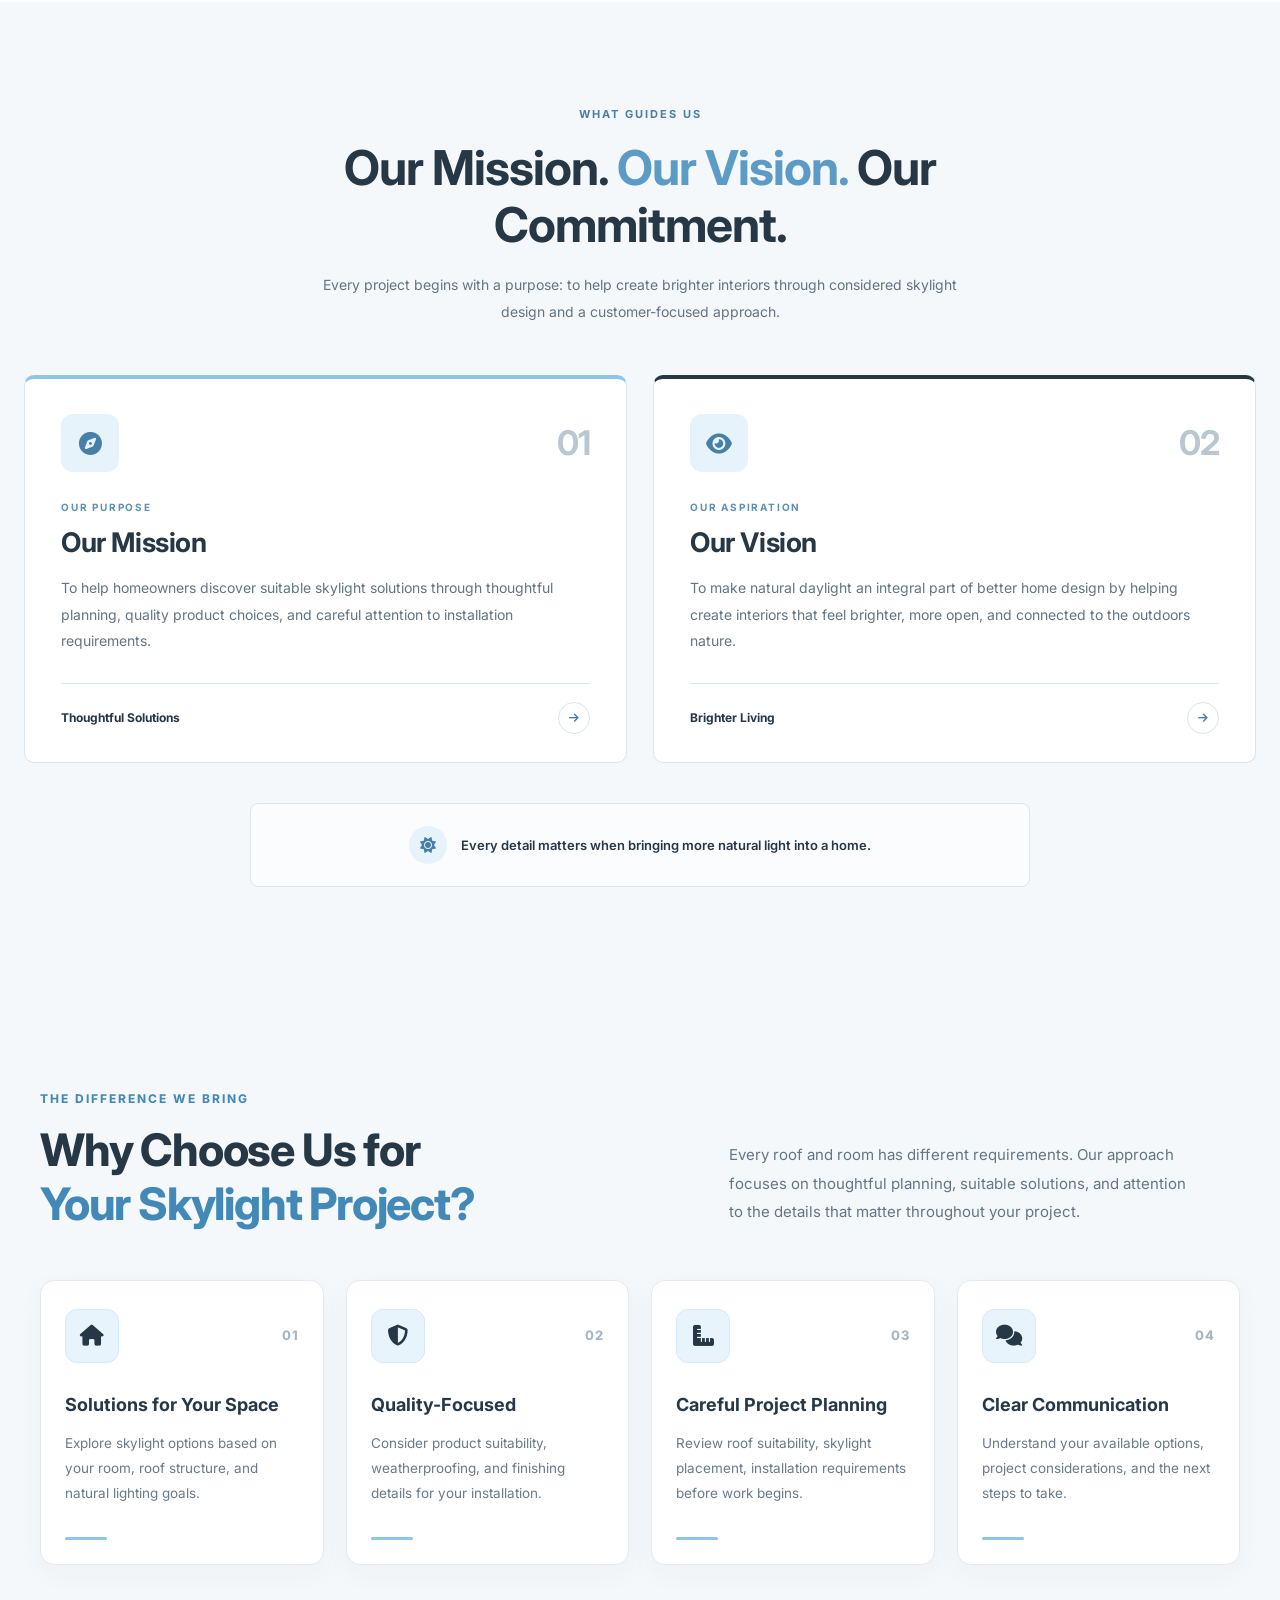
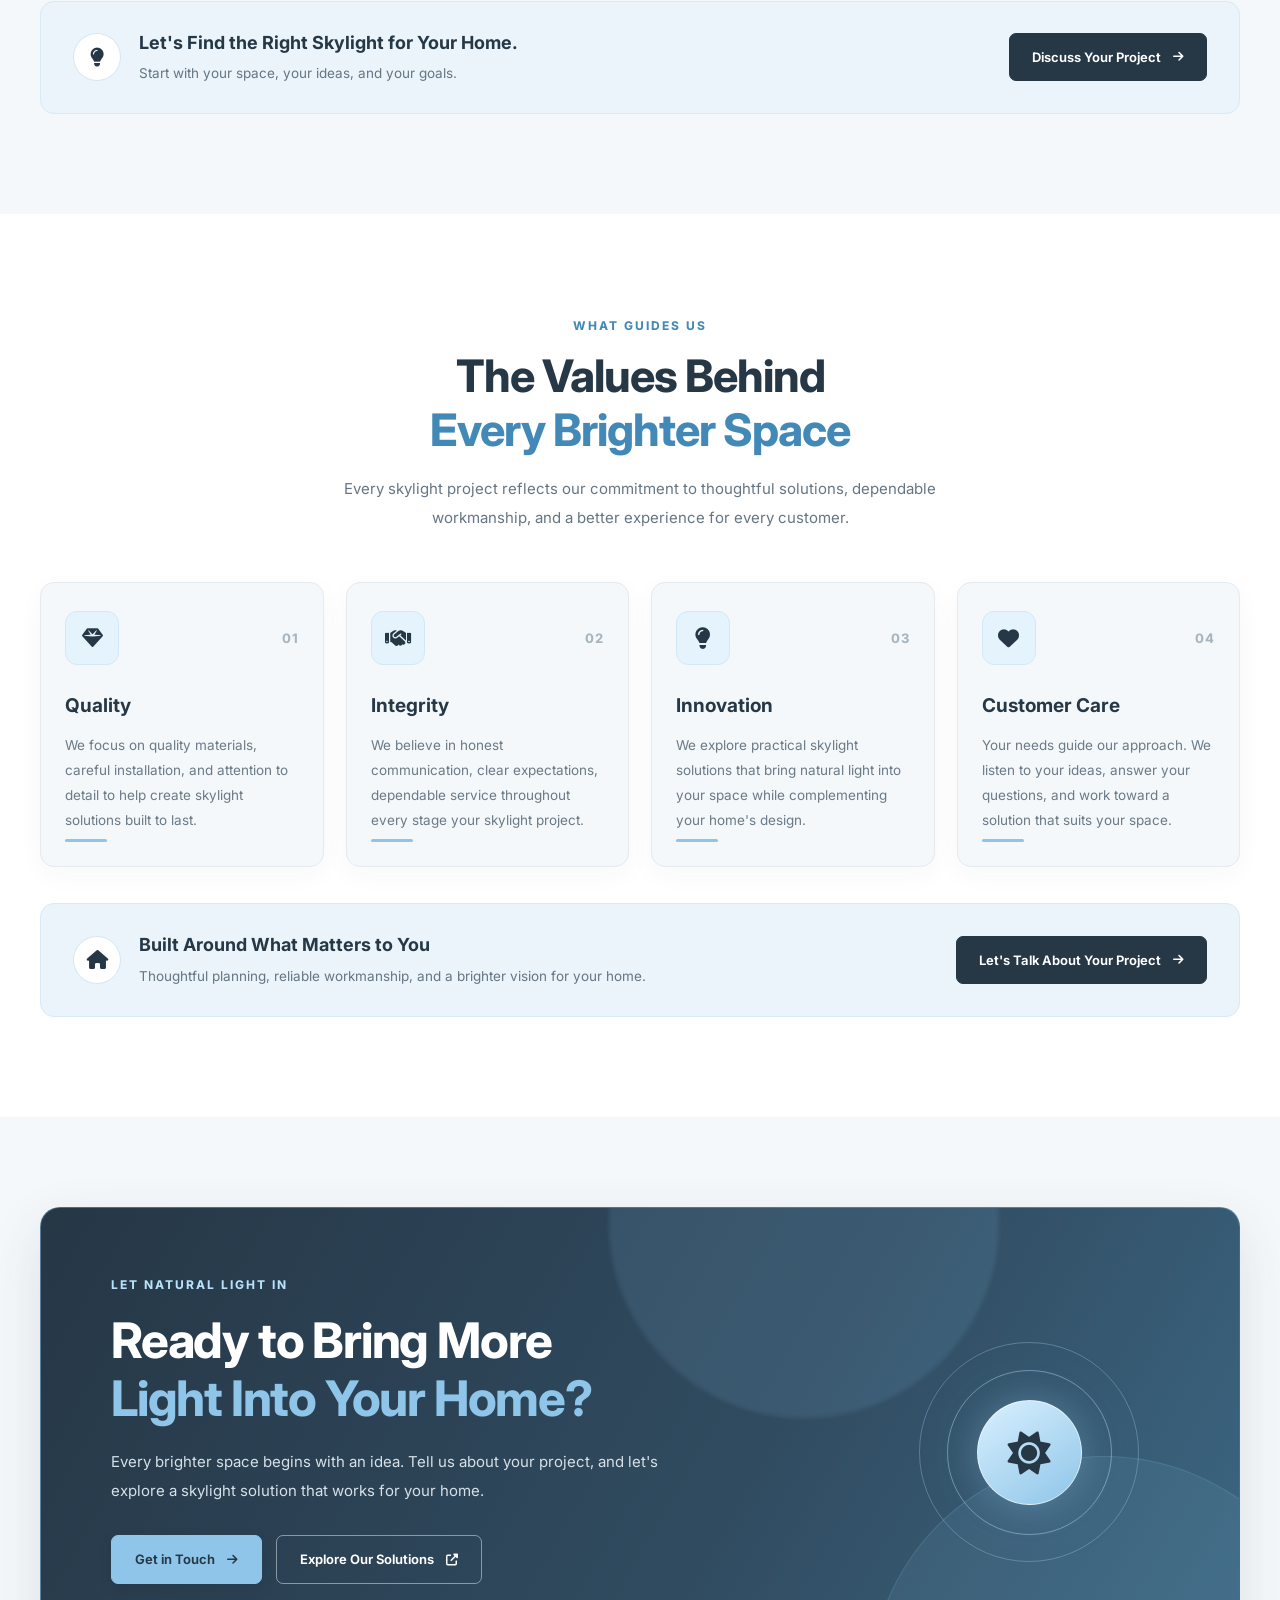
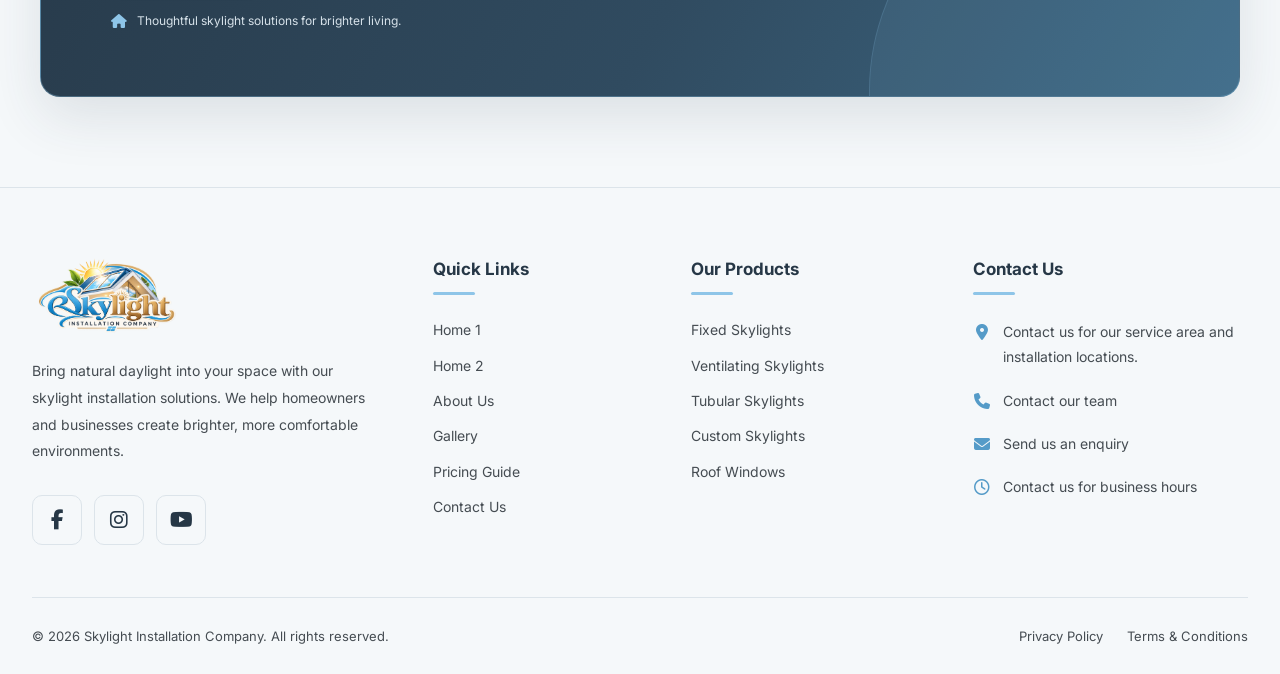
<file: about.html>
<!DOCTYPE html>
<html lang="en">

<head>
    <meta charset="UTF-8">
    <meta name="viewport" content="width=device-width, initial-scale=1.0">

    <meta
        name="description"
        content="Discover premium skylight products and professional skylight installation services."
    >

    <title>Skylight Installation Company</title>
    <!-- Favicon -->

  <link rel="icon" type="image/png" href="images/logo.png">

    <!-- GOOGLE FONT -->
    <link rel="preconnect" href="https://fonts.googleapis.com">
    <link rel="preconnect" href="https://fonts.gstatic.com" crossorigin>

    <link
        href="https://fonts.googleapis.com/css2?family=Inter:wght@400;500;600;700;800&display=swap"
        rel="stylesheet"
    >

    <!-- FONT AWESOME -->
    <link
        rel="stylesheet"
        href="https://cdnjs.cloudflare.com/ajax/libs/font-awesome/6.7.2/css/all.min.css"
    >

    <!-- MAIN CSS -->
    <link rel="stylesheet" href="css/style.css">

    <!-- RESPONSIVE CSS -->
    <link rel="stylesheet" href="css/responsive.css">
</head>

<body>

    <!-- ==========================================
         HEADER START
    =========================================== -->

    

<!-- =====================================================
     SKYLIGHT INSTALLATION COMPANY - HEADER
====================================================== -->

<header class="site-header" id="siteHeader">

    <div class="header-container">

        <!-- LOGO - LEFT -->
        <a
            href="index.html"
            class="site-logo"
            aria-label="Skylight Installation Company Home"
        >
            <img
                src="images/logo.png"
                alt="Skylight Installation Company"
                class="logo-image"
            >
        </a>


        <!-- HAMBURGER - RESPONSIVE -->
        <button
            class="menu-toggle"
            id="menuToggle"
            type="button"
            aria-label="Open navigation menu"
            aria-controls="mainNavigation"
            aria-expanded="false"
        >
            <span></span>
            <span></span>
            <span></span>
        </button>


        <!-- NAVIGATION - CENTER -->
        <nav
            class="main-navigation"
            id="mainNavigation"
            aria-label="Main navigation"
        >

            <ul class="nav-list">

                <!-- HOME DROPDOWN -->
                <li class="nav-item has-dropdown">

                    <button
                        class="nav-link dropdown-toggle"
                        type="button"
                        aria-expanded="false"
                        aria-controls="homeDropdown"
                    >
                        <span>Home</span>

                        <i
                            class="fa-solid fa-chevron-down"
                            aria-hidden="true"
                        ></i>
                    </button>

                    <ul
                        class="dropdown-menu"
                        id="homeDropdown"
                    >
                        <li>
                            <a href="index.html">Home 1</a>
                        </li>

                        <li>
                            <a href="home-2.html">Home 2</a>
                        </li>
                    </ul>

                </li>
                <!-- ABOUT US -->
                <li class="nav-item">
                    <a href="about.html" class="nav-link active">
                        About Us
                    </a>
                </li>


                <!-- PRODUCTS -->
                <li class="nav-item">
                    <a href="products.html" class="nav-link">
                        Products
                    </a>
                </li>


                <!-- GALLERY -->
                <li class="nav-item">
                    <a href="gallery.html" class="nav-link">
                        Gallery
                    </a>
                </li>


                <!-- PRICING GUIDE -->
                <li class="nav-item">
                    <a href="pricing.html" class="nav-link">
                        Pricing Guide
                    </a>
                </li>


                


                <!-- CONTACT -->
                <li class="nav-item">
                    <a href="contact.html" class="nav-link">
                        Contact
                    </a>
                </li>

            </ul>


            <!-- ACTIONS INSIDE RESPONSIVE NAVIGATION -->
            <div class="header-actions">

                <!-- RTL TOGGLE -->
                <button
                    type="button"
                    class="header-icon-btn rtl-toggle"
                    id="rtlToggle"
                    aria-label="Switch to right-to-left layout"
                    aria-pressed="false"
                    title="Toggle RTL"
                >
                    <i
                        class="fa-solid fa-right-left"
                        aria-hidden="true"
                    ></i>
                </button>


                <!-- DARK MODE TOGGLE -->
                <button
                    type="button"
                    class="header-icon-btn dark-toggle"
                    id="darkModeToggle"
                    aria-label="Enable dark mode"
                    aria-pressed="false"
                    title="Toggle dark mode"
                >
                    <i
                        class="fa-solid fa-moon"
                        aria-hidden="true"
                    ></i>
                </button>


                <!-- LOGIN BUTTON -->
                <a href="login.html" class="login-btn">

                    <i
                        class="fa-regular fa-user"
                        aria-hidden="true"
                    ></i>

                    <span>Login</span>

                </a>

            </div>

        </nav>

    </div>

</header>

<!-- END HEADER -->

<!-- END HEADER -->


    <!-- ==========================================
         HEADER END
    =========================================== -->


    <!-- ==========================================
         TEMPORARY HOME HERO
         Replace this section when building Home 1
    =========================================== -->

    <main>

<!-- =====================================================
     ABOUT PAGE — SECTION 1: HERO BANNER
====================================================== -->

<section class="about-hero" id="aboutHero">

    <!-- BACKGROUND IMAGE -->
    <div class="about-hero-background">

        <img
            src="images/about-hero-skylight.jpg"
            alt="Modern home interior illuminated by natural light from a skylight"
        >

    </div>

    <!-- OVERLAY -->
    <div class="about-hero-overlay"></div>

    <!-- HERO CONTENT -->
    <div class="about-hero-container">

        <!-- BREADCRUMB -->
        <nav class="about-hero-breadcrumb" aria-label="Breadcrumb">

            <a href="index.html">Home</a>

            <i class="fa-solid fa-chevron-right"
               aria-hidden="true"></i>

            <span aria-current="page">About Us</span>

        </nav>

        <!-- TITLE -->
        <span class="about-hero-eyebrow">
            GET TO KNOW US
        </span>

        <h1 class="about-hero-title">
            Bringing Natural Light
            <span>Closer to Home.</span>
        </h1>

        <!-- DESCRIPTION -->
        <p class="about-hero-description">
            We believe a thoughtfully designed skylight can transform
            the way a space looks, feels, and connects with the outdoors.
            Discover our approach to skylight solutions and installation.
        </p>

        <!-- CTA -->
        <div class="about-hero-actions">

            <a href="#aboutStory" class="about-hero-button">
                Discover Our Story

                <i class="fa-solid fa-arrow-down"
                   aria-hidden="true"></i>
            </a>

        </div>

    </div>

    <!-- BOTTOM LABEL -->
    <div class="about-hero-bottom-label">

        <span class="about-hero-bottom-line"></span>

        <span>
            DESIGNED AROUND NATURAL LIGHT
        </span>

    </div>

</section>

<!-- =====================================================
     ABOUT PAGE — SECTION 2: OUR STORY
====================================================== -->

<section class="about-story" id="aboutStory">

    <div class="about-story-container">

        <!-- LEFT: IMAGE -->
        <div class="about-story-visual">

            <div class="about-story-image">

                <img
                    src="images/about-our-story.jpg"
                    alt="Modern home interior illuminated by natural light from a skylight"
                    loading="lazy"
                >

            </div>

            <!-- IMAGE LABEL -->
            <div class="about-story-image-label">

                <span class="about-story-image-label-icon">
                    <i class="fa-solid fa-sun"
                       aria-hidden="true"></i>
                </span>

                <div>
                    <span class="about-story-image-label-title">
                        Inspired by Natural Light
                    </span>

                    <span class="about-story-image-label-text">
                        Better spaces begin with thoughtful design.
                    </span>
                </div>

            </div>

            <!-- DECORATIVE ELEMENT -->
            <div class="about-story-decoration" aria-hidden="true"></div>

        </div>


        <!-- RIGHT: CONTENT -->
        <div class="about-story-content">

            <span class="about-story-eyebrow">
                OUR STORY
            </span>

            <h2 class="about-story-title">
                Creating Brighter Spaces,
                <span>One Skylight at a Time.</span>
            </h2>

            <p class="about-story-intro">
                Natural light can change the way a home feels.
                It can make rooms feel more open, welcoming, and
                connected to the outdoors.
            </p>

            <p class="about-story-description">
                Our approach to skylight solutions starts with
                understanding each space. From exploring suitable
                designs to considering roof requirements and
                installation details, we focus on helping homeowners
                make informed decisions for their projects.
            </p>


            <!-- STORY FEATURES -->
            <div class="about-story-features">

                <!-- FEATURE 1 -->
                <div class="about-story-feature">

                    <span class="about-story-feature-icon">
                        <i class="fa-solid fa-compass-drafting"
                           aria-hidden="true"></i>
                    </span>

                    <div class="about-story-feature-content">

                        <h3>
                            Thoughtful Design
                        </h3>

                        <p>
                            Solutions considered around your space,
                            roof, and lighting goals.
                        </p>

                    </div>

                </div>


                <!-- FEATURE 2 -->
                <div class="about-story-feature">

                    <span class="about-story-feature-icon">
                        <i class="fa-solid fa-shield-halved"
                           aria-hidden="true"></i>
                    </span>

                    <div class="about-story-feature-content">

                        <h3>
                            Quality Materials
                        </h3>

                        <p>
                            Careful attention to product suitability
                            and project requirements.
                        </p>

                    </div>

                </div>


                <!-- FEATURE 3 -->
                <div class="about-story-feature">

                    <span class="about-story-feature-icon">
                        <i class="fa-solid fa-screwdriver-wrench"
                           aria-hidden="true"></i>
                    </span>

                    <div class="about-story-feature-content">

                        <h3>
                            Careful Installation
                        </h3>

                        <p>
                            A considered approach to fitting,
                            weatherproofing, and finishing.
                        </p>

                    </div>

                </div>

            </div>


            <!-- CTA -->
            <div class="about-story-actions">

                <a href="products.html" class="about-story-button">

                    Explore Our Solutions

                    <i class="fa-solid fa-arrow-right"
                       aria-hidden="true"></i>

                </a>

            </div>

        </div>

    </div>

</section>

<!-- =====================================================
     ABOUT PAGE — SECTION 3: MISSION & VISION
====================================================== -->

<section class="about-mission-vision" id="aboutMissionVision">

    <div class="about-mission-vision-container">

        <!-- SECTION HEADER -->
        <div class="about-mission-vision-header">

            <span class="about-mission-vision-eyebrow">
                WHAT GUIDES US
            </span>

            <h2 class="about-mission-vision-title">
                Our Mission.
                <span>Our Vision.</span>
                Our Commitment.
            </h2>

            <p class="about-mission-vision-intro">
                Every project begins with a purpose: to help create
                brighter interiors through considered skylight design
                and a customer-focused approach.
            </p>

        </div>


        <!-- MISSION & VISION CARDS -->
        <div class="about-mission-vision-grid">

            <!-- MISSION CARD -->
            <article class="about-mv-card about-mv-card-mission">

                <div class="about-mv-card-top">

                    <span class="about-mv-card-icon">
                        <i class="fa-solid fa-compass"
                           aria-hidden="true"></i>
                    </span>

                    <span class="about-mv-card-number">
                        01
                    </span>

                </div>

                <span class="about-mv-card-label">
                    OUR PURPOSE
                </span>

                <h3>
                    Our Mission
                </h3>

                <p>
                    To help homeowners discover suitable skylight
                    solutions through thoughtful planning, quality
                    product choices, and careful attention to
                    installation requirements.
                </p>

                <div class="about-mv-card-bottom">

                    <span>
                        Thoughtful Solutions
                    </span>

                    <i class="fa-solid fa-arrow-right"
                       aria-hidden="true"></i>

                </div>

            </article>


            <!-- VISION CARD -->
            <article class="about-mv-card about-mv-card-vision">

                <div class="about-mv-card-top">

                    <span class="about-mv-card-icon">
                        <i class="fa-solid fa-eye"
                           aria-hidden="true"></i>
                    </span>

                    <span class="about-mv-card-number">
                        02
                    </span>

                </div>

                <span class="about-mv-card-label">
                    OUR ASPIRATION
                </span>

                <h3>
                    Our Vision
                </h3>

                <p>
                    To make natural daylight an integral part of
                    better home design by helping create interiors
                    that feel brighter, more open, and connected
                    to the outdoors nature.
                </p>

                <div class="about-mv-card-bottom">

                    <span>
                        Brighter Living
                    </span>

                    <i class="fa-solid fa-arrow-right"
                       aria-hidden="true"></i>

                </div>

            </article>

        </div>


        <!-- BOTTOM STATEMENT -->
        <div class="about-mission-vision-footer">

            <span class="about-mv-footer-icon">
                <i class="fa-solid fa-sun"
                   aria-hidden="true"></i>
            </span>

            <p>
                Every detail matters when bringing more natural
                light into a home.
            </p>

        </div>

    </div>

</section>

<!-- =====================================================
     ABOUT PAGE — SECTION 4: WHY CHOOSE US
====================================================== -->

<section class="about-why-us" id="aboutWhyUs">

    <div class="about-why-us-container">

        <!-- SECTION HEADER -->
        <div class="about-why-us-header">

            <div class="about-why-us-heading">

                <span class="about-why-us-eyebrow">
                    THE DIFFERENCE WE BRING
                </span>

                <h2 class="about-why-us-title">
                    Why Choose Us for
                    <span>Your Skylight Project?</span>
                </h2>

            </div>

            <p class="about-why-us-intro">
                Every roof and room has different requirements.
                Our approach focuses on thoughtful planning,
                suitable solutions, and attention to the details
                that matter throughout your project.
            </p>

        </div>


        <!-- BENEFIT CARDS -->
        <div class="about-why-us-grid">

            <!-- CARD 01 -->
            <article class="about-why-card">

                <div class="about-why-card-top">

                    <span class="about-why-card-icon">
                        <i class="fa-solid fa-house"
                           aria-hidden="true"></i>
                    </span>

                    <span class="about-why-card-number">
                        01
                    </span>

                </div>

                <h3>
                    Solutions for Your Space
                </h3>

                <p>
                    Explore skylight options based on your room,
                    roof structure, and natural lighting goals.
                </p>

                <span class="about-why-card-line"></span>

            </article>


            <!-- CARD 02 -->
            <article class="about-why-card">

                <div class="about-why-card-top">

                    <span class="about-why-card-icon">
                        <i class="fa-solid fa-shield-halved"
                           aria-hidden="true"></i>
                    </span>

                    <span class="about-why-card-number">
                        02
                    </span>

                </div>

                <h3>
                    Quality-Focused
                </h3>

                <p>
                    Consider product suitability, weatherproofing,
                    and finishing details for your installation.
                </p>

                <span class="about-why-card-line"></span>

            </article>


            <!-- CARD 03 -->
            <article class="about-why-card">

                <div class="about-why-card-top">

                    <span class="about-why-card-icon">
                        <i class="fa-solid fa-ruler-combined"
                           aria-hidden="true"></i>
                    </span>

                    <span class="about-why-card-number">
                        03
                    </span>

                </div>

                <h3>
                    Careful Project Planning
                </h3>

                <p>
                    Review roof suitability, skylight placement,
                    installation requirements before work begins.
                </p>

                <span class="about-why-card-line"></span>

            </article>


            <!-- CARD 04 -->
            <article class="about-why-card">

                <div class="about-why-card-top">

                    <span class="about-why-card-icon">
                        <i class="fa-solid fa-comments"
                           aria-hidden="true"></i>
                    </span>

                    <span class="about-why-card-number">
                        04
                    </span>

                </div>

                <h3>
                    Clear Communication
                </h3>

                <p>
                    Understand your available options, project
                    considerations, and the next steps to take.
                </p>

                <span class="about-why-card-line"></span>

            </article>

        </div>


        <!-- BOTTOM CTA STRIP -->
        <div class="about-why-us-footer">

            <div class="about-why-us-footer-content">

                <span class="about-why-us-footer-icon">
                    <i class="fa-solid fa-lightbulb"
                       aria-hidden="true"></i>
                </span>

                <div>

                    <h3>
                        Let's Find the Right Skylight for Your Home.
                    </h3>

                    <p>
                        Start with your space, your ideas, and your goals.
                    </p>

                </div>

            </div>

            <a href="contact.html" class="about-why-us-button">

                Discuss Your Project

                <i class="fa-solid fa-arrow-right"
                   aria-hidden="true"></i>

            </a>

        </div>

    </div>

</section>

<!-- =====================================================
     ABOUT PAGE — SECTION 5: OUR VALUES
====================================================== -->

<section class="about-values" id="aboutValues">

    <div class="about-values-container">

        <!-- SECTION HEADER -->
        <div class="about-values-header">

            <span class="about-values-eyebrow">
                WHAT GUIDES US
            </span>

            <h2 class="about-values-title">
                The Values Behind
                <span>Every Brighter Space</span>
            </h2>

            <p class="about-values-description">
                Every skylight project reflects our commitment to
                thoughtful solutions, dependable workmanship, and
                a better experience for every customer.
            </p>

        </div>

        <!-- VALUES GRID -->
        <div class="about-values-grid">

            <!-- VALUE 01: QUALITY -->
            <article class="about-value-card">

                <div class="about-value-card-top">

                    <div class="about-value-icon">
                        <i class="fa-solid fa-gem"
                           aria-hidden="true"></i>
                    </div>

                    <span class="about-value-number">01</span>

                </div>

                <h3>Quality</h3>

                <p>
                    We focus on quality materials, careful
                    installation, and attention to detail to
                    help create skylight solutions built to last.
                </p>

                <span class="about-value-line"
                      aria-hidden="true"></span>

            </article>


            <!-- VALUE 02: INTEGRITY -->
            <article class="about-value-card">

                <div class="about-value-card-top">

                    <div class="about-value-icon">
                        <i class="fa-solid fa-handshake"
                           aria-hidden="true"></i>
                    </div>

                    <span class="about-value-number">02</span>

                </div>

                <h3>Integrity</h3>

                <p>
                    We believe in honest communication, clear
                    expectations, dependable service throughout
                    every stage your skylight project.
                </p>

                <span class="about-value-line"
                      aria-hidden="true"></span>

            </article>


            <!-- VALUE 03: INNOVATION -->
            <article class="about-value-card">

                <div class="about-value-card-top">

                    <div class="about-value-icon">
                        <i class="fa-solid fa-lightbulb"
                           aria-hidden="true"></i>
                    </div>

                    <span class="about-value-number">03</span>

                </div>

                <h3>Innovation</h3>

                <p>
                    We explore practical skylight solutions that
                    bring natural light into your space while
                    complementing your home's design.
                </p>

                <span class="about-value-line"
                      aria-hidden="true"></span>

            </article>


            <!-- VALUE 04: CUSTOMER CARE -->
            <article class="about-value-card">

                <div class="about-value-card-top">

                    <div class="about-value-icon">
                        <i class="fa-solid fa-heart"
                           aria-hidden="true"></i>
                    </div>

                    <span class="about-value-number">04</span>

                </div>

                <h3>Customer Care</h3>

                <p>
                    Your needs guide our approach. We listen to
                    your ideas, answer your questions, and work
                    toward a solution that suits your space.
                </p>

                <span class="about-value-line"
                      aria-hidden="true"></span>

            </article>

        </div>

        <!-- VALUES FOOTER -->
        <div class="about-values-footer">

            <div class="about-values-footer-content">

                <span class="about-values-footer-icon">
                    <i class="fa-solid fa-house"
                       aria-hidden="true"></i>
                </span>

                <div class="about-values-footer-text">

                    <h3>Built Around What Matters to You</h3>

                    <p>
                        Thoughtful planning, reliable workmanship,
                        and a brighter vision for your home.
                    </p>

                </div>

            </div>

            <a href="contact.html"
               class="about-values-button">

                <span>Let's Talk About Your Project</span>

                <i class="fa-solid fa-arrow-right"
                   aria-hidden="true"></i>

            </a>

        </div>

    </div>

</section>

<!-- =====================================================
     ABOUT PAGE — SECTION 6: FINAL CTA BANNER
====================================================== -->

<section class="about-final-cta" id="aboutFinalCta">

    <div class="about-final-cta-container">

        <!-- DECORATIVE BACKGROUND ELEMENTS -->
        <div class="about-final-cta-decoration about-final-cta-decoration-one"
             aria-hidden="true"></div>

        <div class="about-final-cta-decoration about-final-cta-decoration-two"
             aria-hidden="true"></div>


        <!-- CTA CONTENT -->
        <div class="about-final-cta-content">

            <span class="about-final-cta-eyebrow">
                LET NATURAL LIGHT IN
            </span>

            <h2 class="about-final-cta-title">
                Ready to Bring More
                <span>Light Into Your Home?</span>
            </h2>

            <p class="about-final-cta-description">
                Every brighter space begins with an idea.
                Tell us about your project, and let's explore
                a skylight solution that works for your home.
            </p>

            <!-- CTA BUTTONS -->
            <div class="about-final-cta-actions">

                <a href="contact.html"
                   class="about-final-cta-button about-final-cta-button-primary">

                    <span>Get in Touch</span>

                    <i class="fa-solid fa-arrow-right"
                       aria-hidden="true"></i>

                </a>

                <a href="products.html"
                   class="about-final-cta-button about-final-cta-button-secondary">

                    <span>Explore Our Solutions</span>

                    <i class="fa-solid fa-up-right-from-square"
                       aria-hidden="true"></i>

                </a>

            </div>

            <!-- TRUST NOTE -->
            <div class="about-final-cta-note">

                <i class="fa-solid fa-house"
                   aria-hidden="true"></i>

                <span>
                    Thoughtful skylight solutions for brighter living.
                </span>

            </div>

        </div>

        <!-- DECORATIVE LIGHT ICON -->
        <div class="about-final-cta-visual" aria-hidden="true">

            <div class="about-final-cta-visual-ring about-final-cta-ring-one"></div>

            <div class="about-final-cta-visual-ring about-final-cta-ring-two"></div>

            <div class="about-final-cta-visual-icon">
                <i class="fa-solid fa-sun"></i>
            </div>

        </div>

    </div>

</section>

        </main>

    <!-- ==========================================
         FOOTER PLACEHOLDER
    =========================================== -->

<!-- =====================================================
     SKYLIGHT INSTALLATION COMPANY - FOOTER
====================================================== -->

<footer class="site-footer" id="siteFooter">

    <div class="footer-container">

        <div class="footer-main">

            <!-- COLUMN 1: COMPANY INFORMATION -->
            <div class="footer-column footer-brand">

                <a href="index.html" class="footer-logo">
                    <img
                        src="images/logo.png"
                        alt="Skylight Installation Company"
                        class="footer-logo-image"
                    >
                </a>

                <p class="footer-description">
                    Bring natural daylight into your space with
                    our skylight installation solutions. We help
                    homeowners and businesses create brighter,
                    more comfortable environments.
                </p>

                <!-- SOCIAL MEDIA ICONS -->
                <div class="footer-socials"
                     aria-label="Social media links">

                    <a href="https://www.facebook.com/"
                       class="footer-social-link"
                       aria-label="Facebook"
                       target="_blank"
                       rel="noopener noreferrer">
                        <i class="fa-brands fa-facebook-f"
                           aria-hidden="true"></i>
                    </a>

                    <a href="https://www.instagram.com/"
                       class="footer-social-link"
                       aria-label="Instagram"
                       target="_blank"
                       rel="noopener noreferrer">
                        <i class="fa-brands fa-instagram"
                           aria-hidden="true"></i>
                    </a>

                    <a href="https://www.youtube.com/"
                       class="footer-social-link"
                       aria-label="YouTube"
                       target="_blank"
                       rel="noopener noreferrer">
                        <i class="fa-brands fa-youtube"
                           aria-hidden="true"></i>
                    </a>

                </div>

            </div>


            <!-- COLUMN 2: QUICK LINKS -->
            <div class="footer-column">

                <h3 class="footer-heading">Quick Links</h3>

                <ul class="footer-links">
                    <li><a href="index.html">Home 1</a></li>
                    <li><a href="home-2.html">Home 2</a></li>
                    <li><a href="about.html">About Us</a></li>
                    <li><a href="gallery.html">Gallery</a></li>
                    <li><a href="pricing.html">Pricing Guide</a></li>
                    <li><a href="contact.html">Contact Us</a></li>
                </ul>

            </div>


            <!-- COLUMN 3: OUR PRODUCTS -->
            <div class="footer-column">

                <h3 class="footer-heading">Our Products</h3>

                <ul class="footer-links">
                    <li><a href="products.html">Fixed Skylights</a></li>
                    <li><a href="products.html">Ventilating Skylights</a></li>
                    <li><a href="products.html">Tubular Skylights</a></li>
                    <li><a href="products.html">Custom Skylights</a></li>
                    <li><a href="products.html">Roof Windows</a></li>
                </ul>

            </div>


            <!-- COLUMN 4: CONTACT INFORMATION -->
            <div class="footer-column footer-contact">

                <h3 class="footer-heading">Contact Us</h3>

                <ul class="footer-contact-list">

                    <li>
                        <i class="fa-solid fa-location-dot"
                           aria-hidden="true"></i>
                        <span>
                            Contact us for our service area
                            and installation locations.
                        </span>
                    </li>

                    <li>
                        <i class="fa-solid fa-phone"
                           aria-hidden="true"></i>
                        <a href="contact.html">
                            Contact our team
                        </a>
                    </li>

                    <li>
                        <i class="fa-solid fa-envelope"
                           aria-hidden="true"></i>
                        <a href="contact.html">
                            Send us an enquiry
                        </a>
                    </li>

                    <li>
                        <i class="fa-regular fa-clock"
                           aria-hidden="true"></i>
                        <span>
                            Contact us for business hours
                        </span>
                    </li>

                </ul>

            </div>

        </div>


        <!-- FOOTER DIVIDER -->
        <div class="footer-divider"></div>


        <!-- FOOTER BOTTOM -->
        <div class="footer-bottom">

            <p class="footer-copyright">
                &copy; <span id="footerYear">2026</span>
                Skylight Installation Company.
                All rights reserved.
            </p>

            <div class="footer-bottom-links">
                <a href="privacy-policy.html">Privacy Policy</a>
                <a href="terms.html">Terms &amp; Conditions</a>
            </div>

        </div>

    </div>

</footer>

<!-- END FOOTER -->

    

<!-- SCROLL TO TOP BUTTON -->
<button class="scroll-top-btn"
        id="scrollTopBtn"
        type="button"
        aria-label="Scroll to top"
        title="Scroll to top">
    <i class="fa-solid fa-arrow-up" aria-hidden="true"></i>
</button>

    <!-- JAVASCRIPT -->
    <script src="js/main.js"></script>

</body>

</html>
</file>
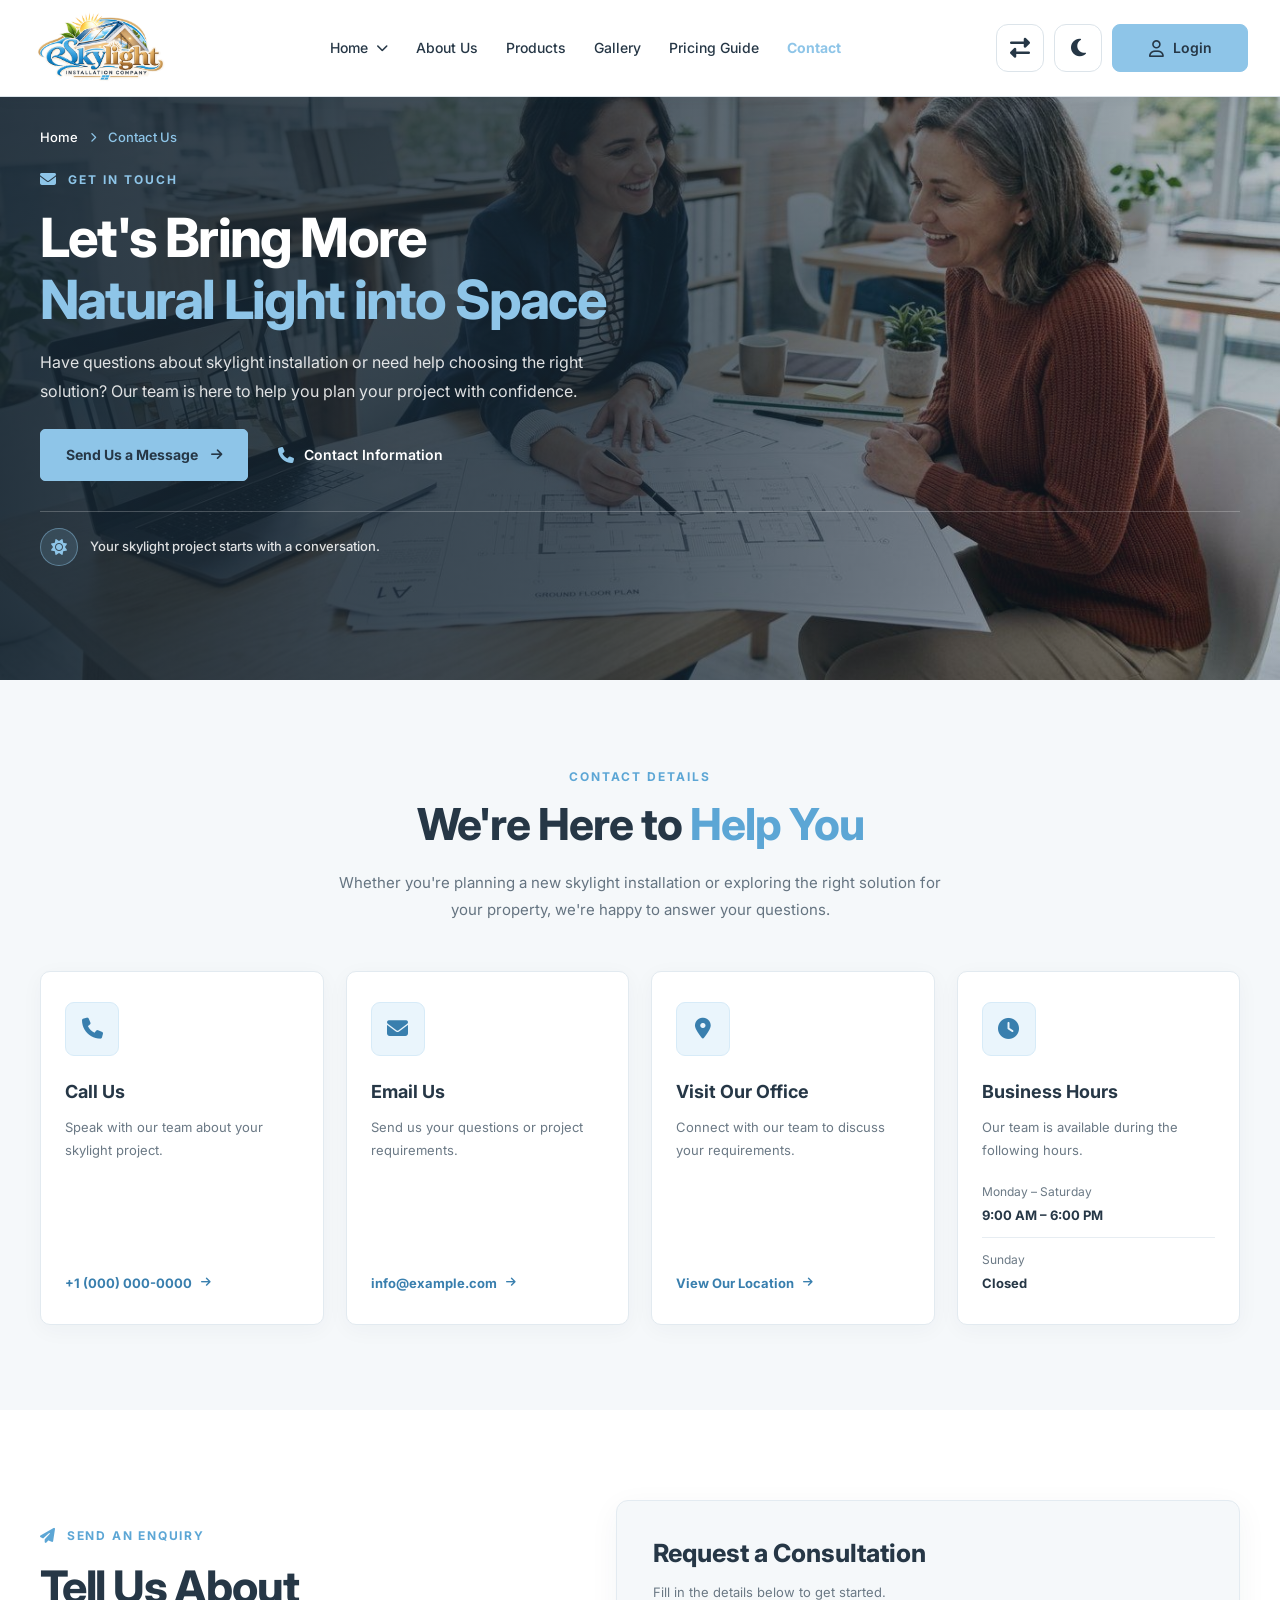
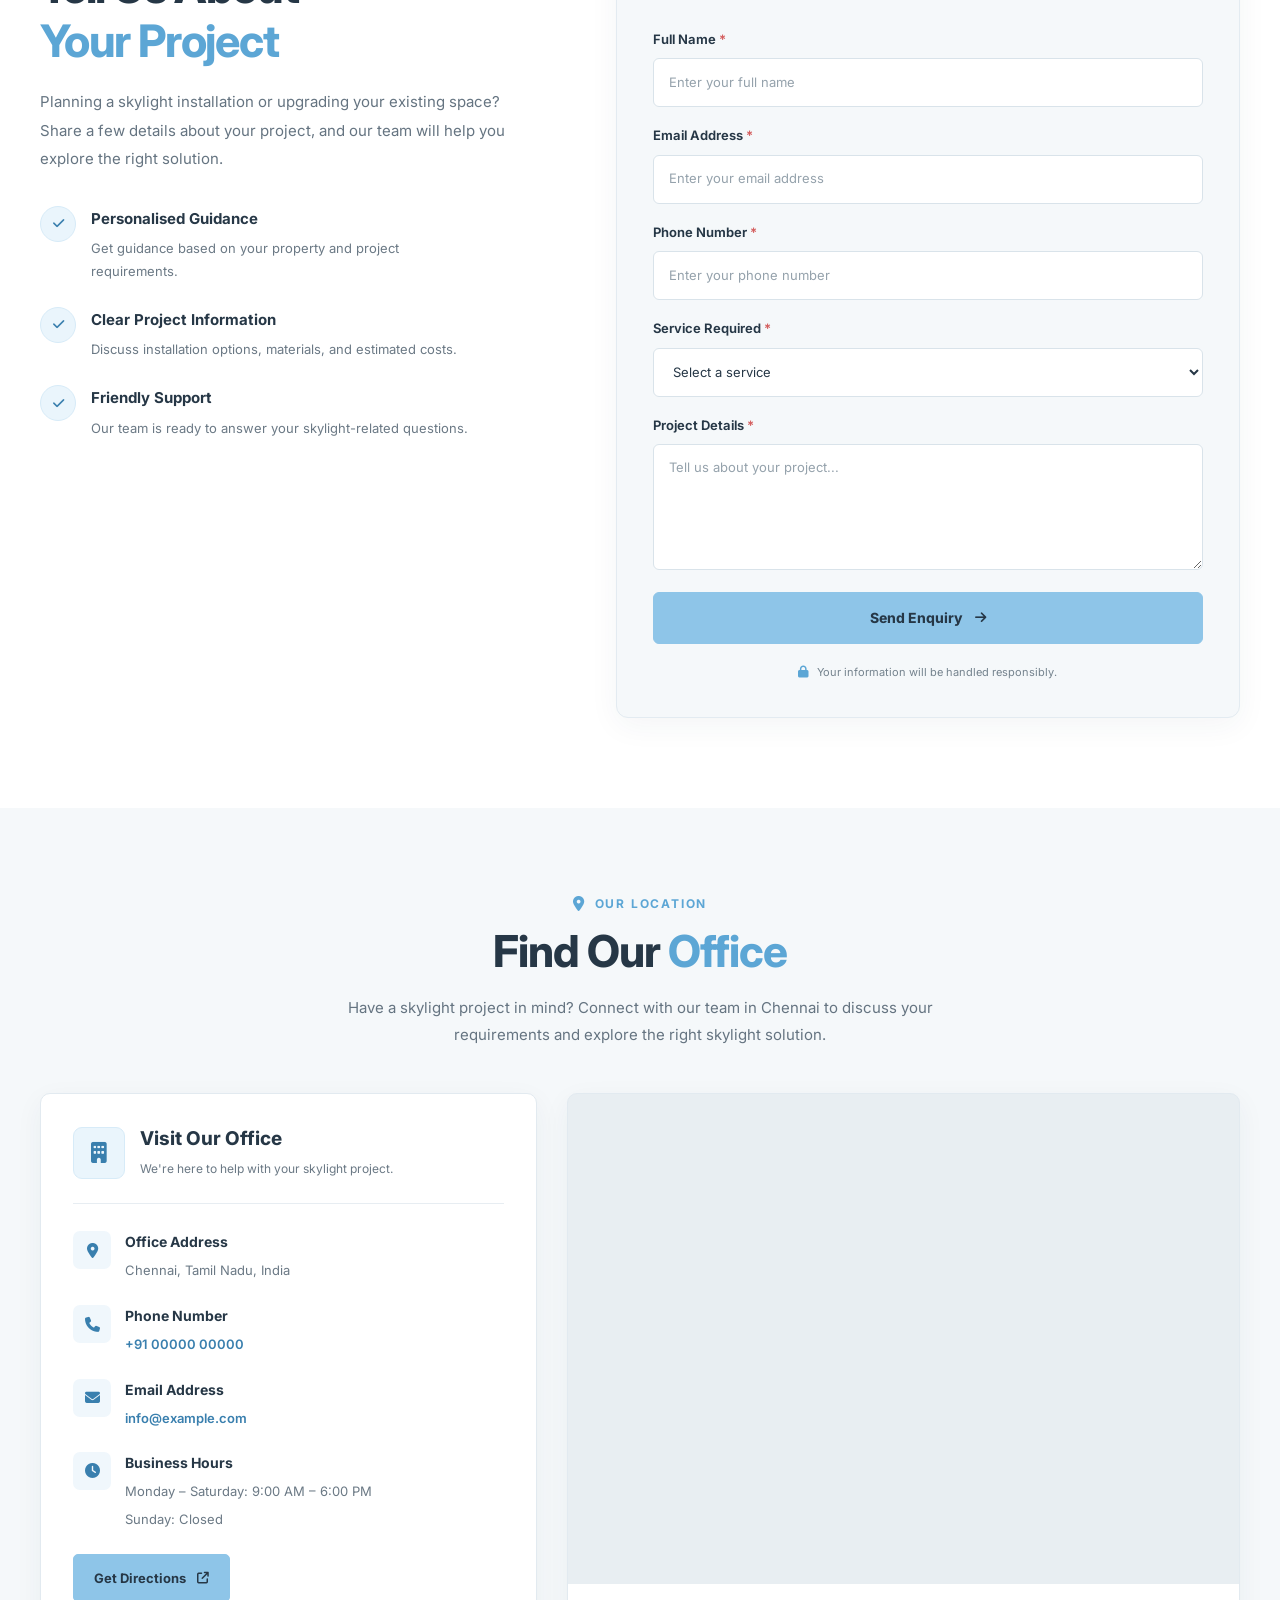
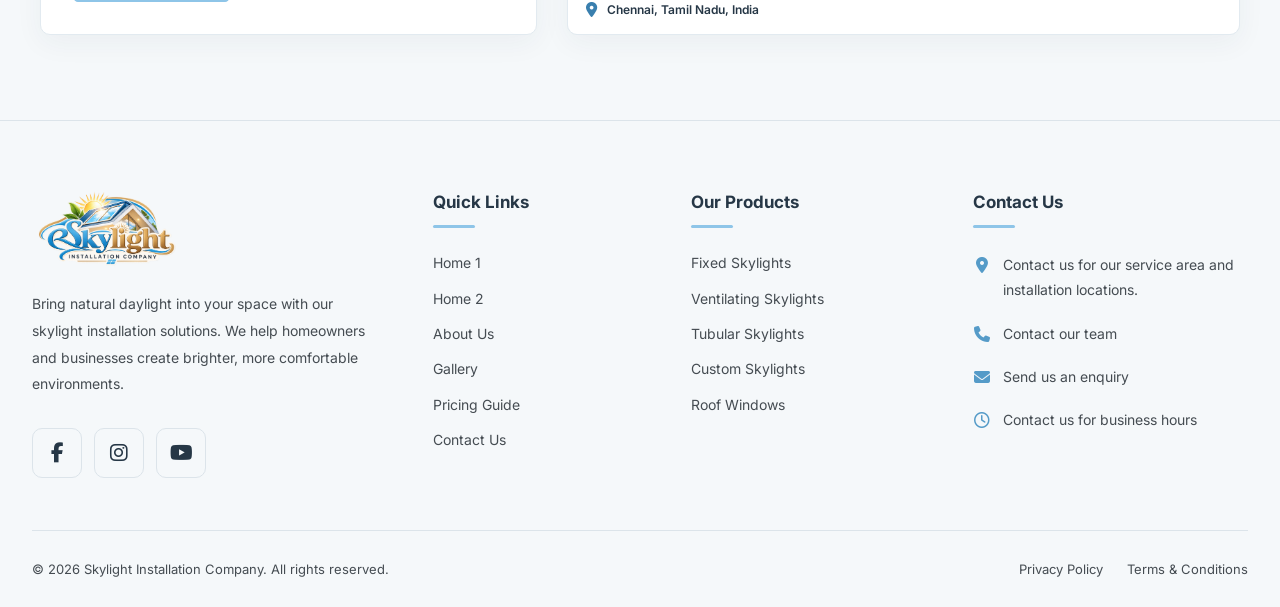
<file: contact.html>
<!DOCTYPE html>
<html lang="en">

<head>
    <meta charset="UTF-8">
    <meta name="viewport" content="width=device-width, initial-scale=1.0">

    <meta
        name="description"
        content="Discover premium skylight products and professional skylight installation services."
    >

    <title>Skylight Installation Company</title>
    <!-- Favicon -->

  <link rel="icon" type="image/png" href="images/logo.png">

    <!-- GOOGLE FONT -->
    <link rel="preconnect" href="https://fonts.googleapis.com">
    <link rel="preconnect" href="https://fonts.gstatic.com" crossorigin>

    <link
        href="https://fonts.googleapis.com/css2?family=Inter:wght@400;500;600;700;800&display=swap"
        rel="stylesheet"
    >

    <!-- FONT AWESOME -->
    <link
        rel="stylesheet"
        href="https://cdnjs.cloudflare.com/ajax/libs/font-awesome/6.7.2/css/all.min.css"
    >

    <!-- MAIN CSS -->
    <link rel="stylesheet" href="css/style.css">

    <!-- RESPONSIVE CSS -->
    <link rel="stylesheet" href="css/responsive.css">
</head>

<body>

    <!-- ==========================================
         HEADER START
    =========================================== -->

    

<!-- =====================================================
     SKYLIGHT INSTALLATION COMPANY - HEADER
====================================================== -->

<header class="site-header" id="siteHeader">

    <div class="header-container">

        <!-- LOGO - LEFT -->
        <a
            href="index.html"
            class="site-logo"
            aria-label="Skylight Installation Company Home"
        >
            <img
                src="images/logo.png"
                alt="Skylight Installation Company"
                class="logo-image"
            >
        </a>


        <!-- HAMBURGER - RESPONSIVE -->
        <button
            class="menu-toggle"
            id="menuToggle"
            type="button"
            aria-label="Open navigation menu"
            aria-controls="mainNavigation"
            aria-expanded="false"
        >
            <span></span>
            <span></span>
            <span></span>
        </button>


        <!-- NAVIGATION - CENTER -->
        <nav
            class="main-navigation"
            id="mainNavigation"
            aria-label="Main navigation"
        >

            <ul class="nav-list">

                <!-- HOME DROPDOWN -->
                <li class="nav-item has-dropdown">

                    <button
                        class="nav-link dropdown-toggle"
                        type="button"
                        aria-expanded="false"
                        aria-controls="homeDropdown"
                    >
                        <span>Home</span>

                        <i
                            class="fa-solid fa-chevron-down"
                            aria-hidden="true"
                        ></i>
                    </button>

                    <ul
                        class="dropdown-menu"
                        id="homeDropdown"
                    >
                        <li>
                            <a href="index.html">Home 1</a>
                        </li>

                        <li>
                            <a href="home-2.html">Home 2</a>
                        </li>
                    </ul>

                </li>
                <!-- ABOUT US -->
                <li class="nav-item">
                    <a href="about.html" class="nav-link">
                        About Us
                    </a>
                </li>


                <!-- PRODUCTS -->
                <li class="nav-item">
                    <a href="products.html" class="nav-link">
                        Products
                    </a>
                </li>


                <!-- GALLERY -->
                <li class="nav-item">
                    <a href="gallery.html" class="nav-link">
                        Gallery
                    </a>
                </li>


                <!-- PRICING GUIDE -->
                <li class="nav-item">
                    <a href="pricing.html" class="nav-link">
                        Pricing Guide
                    </a>
                </li>


                


                <!-- CONTACT -->
                <li class="nav-item">
                    <a href="contact.html" class="nav-link active">
                        Contact
                    </a>
                </li>

            </ul>


            <!-- ACTIONS INSIDE RESPONSIVE NAVIGATION -->
            <div class="header-actions">

                <!-- RTL TOGGLE -->
                <button
                    type="button"
                    class="header-icon-btn rtl-toggle"
                    id="rtlToggle"
                    aria-label="Switch to right-to-left layout"
                    aria-pressed="false"
                    title="Toggle RTL"
                >
                    <i
                        class="fa-solid fa-right-left"
                        aria-hidden="true"
                    ></i>
                </button>


                <!-- DARK MODE TOGGLE -->
                <button
                    type="button"
                    class="header-icon-btn dark-toggle"
                    id="darkModeToggle"
                    aria-label="Enable dark mode"
                    aria-pressed="false"
                    title="Toggle dark mode"
                >
                    <i
                        class="fa-solid fa-moon"
                        aria-hidden="true"
                    ></i>
                </button>


                <!-- LOGIN BUTTON -->
                <a href="login.html" class="login-btn">

                    <i
                        class="fa-regular fa-user"
                        aria-hidden="true"
                    ></i>

                    <span>Login</span>

                </a>

            </div>

        </nav>

    </div>

</header>

<!-- END HEADER -->

<!-- END HEADER -->


    <!-- ==========================================
         HEADER END
    =========================================== -->


    <!-- ==========================================
         TEMPORARY HOME HERO
         Replace this section when building Home 1
    =========================================== -->

    <main>

<!-- =====================================================
     CONTACT HERO BANNER
====================================================== -->

<section class="contact-hero" id="contactHero">

    <!-- Background Overlay -->
    <div class="contact-hero-overlay"></div>

    <div class="contact-hero-container">

        <!-- Breadcrumb -->
        <nav class="contact-hero-breadcrumb" aria-label="Breadcrumb">
            <a href="index.html">Home</a>

            <i class="fa-solid fa-chevron-right"
               aria-hidden="true"></i>

            <span aria-current="page">Contact Us</span>
        </nav>

        <!-- Hero Content -->
        <div class="contact-hero-content">

            <span class="contact-hero-eyebrow">
                <i class="fa-solid fa-envelope"
                   aria-hidden="true"></i>

                GET IN TOUCH
            </span>

            <h1 class="contact-hero-title">
                Let's Bring More
                <span>Natural Light into Space</span>
               
            </h1>

            <p class="contact-hero-description">
                Have questions about skylight installation or need
                help choosing the right solution? Our team is here
                to help you plan your project with confidence.
            </p>

            <!-- Hero Actions -->
            <div class="contact-hero-actions">

                <a href="#contactForm" class="contact-hero-btn">
                    Send Us a Message

                    <i class="fa-solid fa-arrow-right"
                       aria-hidden="true"></i>
                </a>

                <a href="#contactInformation"
                   class="contact-hero-link">

                    <i class="fa-solid fa-phone"
                       aria-hidden="true"></i>

                    Contact Information
                </a>

            </div>

        </div>

        <!-- Bottom Trust Note -->
        <div class="contact-hero-note">

            <span class="contact-hero-note-icon">
                <i class="fa-solid fa-sun"
                   aria-hidden="true"></i>
            </span>

            <p>
                Your skylight project starts with a conversation.
            </p>

        </div>

    </div>

</section>

<!-- =====================================================
     CONTACT INFORMATION SECTION
====================================================== -->

<section class="contact-information" id="contactInformation">

    <div class="contact-information-container">

        <!-- Section Heading -->
        <div class="contact-information-header">

            <span class="contact-information-eyebrow">
                CONTACT DETAILS
            </span>

            <h2 class="contact-information-title">
                We're Here to
                <span>Help You</span>
            </h2>

            <p class="contact-information-description">
                Whether you're planning a new skylight installation
                or exploring the right solution for your property,
                we're happy to answer your questions.
            </p>

        </div>

        <!-- Contact Information Cards -->
        <div class="contact-information-grid">

            <!-- Phone Card -->
            <article class="contact-information-card">

                <div class="contact-information-icon">
                    <i class="fa-solid fa-phone"
                       aria-hidden="true"></i>
                </div>

                <h3 class="contact-information-card-title">
                    Call Us
                </h3>

                <p class="contact-information-card-text">
                    Speak with our team about your skylight project.
                </p>

                <a href="tel:+10000000000"
                   class="contact-information-link">
                    +1 (000) 000-0000
                    <i class="fa-solid fa-arrow-right"
                       aria-hidden="true"></i>
                </a>

            </article>

            <!-- Email Card -->
            <article class="contact-information-card">

                <div class="contact-information-icon">
                    <i class="fa-solid fa-envelope"
                       aria-hidden="true"></i>
                </div>

                <h3 class="contact-information-card-title">
                    Email Us
                </h3>

                <p class="contact-information-card-text">
                    Send us your questions or project requirements.
                </p>

                <a href="mailto:info@example.com"
                   class="contact-information-link">
                    info@example.com
                    <i class="fa-solid fa-arrow-right"
                       aria-hidden="true"></i>
                </a>

            </article>

            <!-- Address Card -->
            <article class="contact-information-card">

                <div class="contact-information-icon">
                    <i class="fa-solid fa-location-dot"
                       aria-hidden="true"></i>
                </div>

                <h3 class="contact-information-card-title">
                    Visit Our Office
                </h3>

                <p class="contact-information-card-text">
                    Connect with our team to discuss your requirements.
                </p>

                <a href="#contactLocation"
                   class="contact-information-link">
                    View Our Location
                    <i class="fa-solid fa-arrow-right"
                       aria-hidden="true"></i>
                </a>

            </article>

            <!-- Business Hours Card -->
            <article class="contact-information-card">

                <div class="contact-information-icon">
                    <i class="fa-solid fa-clock"
                       aria-hidden="true"></i>
                </div>

                <h3 class="contact-information-card-title">
                    Business Hours
                </h3>

                <p class="contact-information-card-text">
                    Our team is available during the following hours.
                </p>

                <div class="contact-information-hours">
                    <span>Monday – Saturday</span>
                    <strong>9:00 AM – 6:00 PM</strong>
                </div>

                <div class="contact-information-hours">
                    <span>Sunday</span>
                    <strong>Closed</strong>
                </div>

            </article>

        </div>

    </div>

</section>

<!-- =====================================================
     CONTACT FORM SECTION
====================================================== -->

<section class="contact-form-section" id="contactForm">

    <div class="contact-form-container">

        <div class="contact-form-layout">

            <!-- LEFT: FORM INTRODUCTION -->
            <div class="contact-form-content">

                <span class="contact-form-eyebrow">
                    <i class="fa-solid fa-paper-plane"
                       aria-hidden="true"></i>
                    SEND AN ENQUIRY
                </span>

                <h2 class="contact-form-title">
                    Tell Us About
                    <span>Your Project</span>
                </h2>

                <p class="contact-form-description">
                    Planning a skylight installation or upgrading
                    your existing space? Share a few details about
                    your project, and our team will help you explore
                    the right solution.
                </p>

                <!-- Supporting Information -->
                <div class="contact-form-benefits">

                    <div class="contact-form-benefit">

                        <span class="contact-form-benefit-icon">
                            <i class="fa-solid fa-check"
                               aria-hidden="true"></i>
                        </span>

                        <div>
                            <h3>Personalised Guidance</h3>
                            <p>
                                Get guidance based on your property
                                and project requirements.
                            </p>
                        </div>

                    </div>

                    <div class="contact-form-benefit">

                        <span class="contact-form-benefit-icon">
                            <i class="fa-solid fa-check"
                               aria-hidden="true"></i>
                        </span>

                        <div>
                            <h3>Clear Project Information</h3>
                            <p>
                                Discuss installation options,
                                materials, and estimated costs.
                            </p>
                        </div>

                    </div>

                    <div class="contact-form-benefit">

                        <span class="contact-form-benefit-icon">
                            <i class="fa-solid fa-check"
                               aria-hidden="true"></i>
                        </span>

                        <div>
                            <h3>Friendly Support</h3>
                            <p>
                                Our team is ready to answer your
                                skylight-related questions.
                            </p>
                        </div>

                    </div>

                </div>

            </div>

            <!-- RIGHT: CONTACT FORM -->
            <div class="contact-form-card">

                <div class="contact-form-card-header">

                    <h3 class="contact-form-card-title">
                        Request a Consultation
                    </h3>

                    <p class="contact-form-card-description">
                        Fill in the details below to get started.
                    </p>

                </div>

                <form class="contact-enquiry-form"
                      id="contactEnquiryForm"
                      action="#"
                      method="post">

                    <!-- Name -->
                    <div class="contact-form-field">

                        <label for="contactFullName">
                            Full Name
                            <span aria-hidden="true">*</span>
                        </label>

                        <input
                            type="text"
                            id="contactFullName"
                            name="full_name"
                            placeholder="Enter your full name"
                            autocomplete="name"
                            required
                        >

                    </div>

                    <!-- Email -->
                    <div class="contact-form-field">

                        <label for="contactEmail">
                            Email Address
                            <span aria-hidden="true">*</span>
                        </label>

                        <input
                            type="email"
                            id="contactEmail"
                            name="email"
                            placeholder="Enter your email address"
                            autocomplete="email"
                            required
                        >

                    </div>

                    <!-- Phone -->
                    <div class="contact-form-field">

                        <label for="contactPhone">
                            Phone Number
                            <span aria-hidden="true">*</span>
                        </label>

                        <input
                            type="tel"
                            id="contactPhone"
                            name="phone"
                            placeholder="Enter your phone number"
                            autocomplete="tel"
                            required
                        >

                    </div>

                    <!-- Service Selection -->
                    <div class="contact-form-field">

                        <label for="contactService">
                            Service Required
                            <span aria-hidden="true">*</span>
                        </label>

                        <select
                            id="contactService"
                            name="service"
                            required
                        >

                            <option value="" disabled selected>
                                Select a service
                            </option>

                            <option value="new-installation">
                                New Skylight Installation
                            </option>

                            <option value="replacement">
                                Skylight Replacement
                            </option>

                            <option value="repair">
                                Skylight Repair
                            </option>

                            <option value="maintenance">
                                Skylight Maintenance
                            </option>

                            <option value="custom-skylight">
                                Custom Skylight Solutions
                            </option>

                            <option value="other">
                                Other Enquiry
                            </option>

                        </select>

                    </div>

                    <!-- Message -->
                    <div class="contact-form-field">

                        <label for="contactMessage">
                            Project Details
                            <span aria-hidden="true">*</span>
                        </label>

                        <textarea
                            id="contactMessage"
                            name="message"
                            rows="5"
                            placeholder="Tell us about your project..."
                            required
                        ></textarea>

                    </div>

                    <!-- Submit -->
                    <button type="submit"
                            class="contact-form-submit">

                        Send Enquiry

                        <i class="fa-solid fa-arrow-right"
                           aria-hidden="true"></i>

                    </button>

                    <!-- Privacy Note -->
                    <p class="contact-form-privacy">
                        <i class="fa-solid fa-lock"
                           aria-hidden="true"></i>

                        Your information will be handled responsibly.
                    </p>

                </form>

            </div>

        </div>

    </div>

</section>

<!-- =====================================================
     CONTACT LOCATION & MAP SECTION
====================================================== -->

<section class="contact-location" id="contactLocation">

    <div class="contact-location-container">

        <!-- Section Heading -->
        <div class="contact-location-header">

            <span class="contact-location-eyebrow">
                <i class="fa-solid fa-location-dot"
                   aria-hidden="true"></i>
                OUR LOCATION
            </span>

            <h2 class="contact-location-title">
                Find Our
                <span>Office</span>
            </h2>

            <p class="contact-location-description">
                Have a skylight project in mind? Connect with our
                team in Chennai to discuss your requirements and
                explore the right skylight solution.
            </p>

        </div>

        <!-- Location Layout -->
        <div class="contact-location-layout">

            <!-- Office Information -->
            <div class="contact-location-details">

                <div class="contact-location-details-heading">

                    <span class="contact-location-icon">
                        <i class="fa-solid fa-building"
                           aria-hidden="true"></i>
                    </span>

                    <div>
                        <h3>Visit Our Office</h3>
                        <p>
                            We're here to help with your skylight project.
                        </p>
                    </div>

                </div>

                <!-- Address -->
                <div class="contact-location-item">

                    <span class="contact-location-item-icon">
                        <i class="fa-solid fa-map-marker-alt"
                           aria-hidden="true"></i>
                    </span>

                    <div class="contact-location-item-content">
                        <h4>Office Address</h4>

                        <p>
                            Chennai, Tamil Nadu, India
                        </p>
                    </div>

                </div>

                <!-- Phone -->
                <div class="contact-location-item">

                    <span class="contact-location-item-icon">
                        <i class="fa-solid fa-phone"
                           aria-hidden="true"></i>
                    </span>

                    <div class="contact-location-item-content">
                        <h4>Phone Number</h4>

                        <a href="tel:+910000000000">
                            +91 00000 00000
                        </a>
                    </div>

                </div>

                <!-- Email -->
                <div class="contact-location-item">

                    <span class="contact-location-item-icon">
                        <i class="fa-solid fa-envelope"
                           aria-hidden="true"></i>
                    </span>

                    <div class="contact-location-item-content">
                        <h4>Email Address</h4>

                        <a href="mailto:info@example.com">
                            info@example.com
                        </a>
                    </div>

                </div>

                <!-- Business Hours -->
                <div class="contact-location-item">

                    <span class="contact-location-item-icon">
                        <i class="fa-solid fa-clock"
                           aria-hidden="true"></i>
                    </span>

                    <div class="contact-location-item-content">
                        <h4>Business Hours</h4>

                        <p>
                            Monday – Saturday: 9:00 AM – 6:00 PM
                        </p>

                        <p>Sunday: Closed</p>
                    </div>

                </div>

                <!-- Directions Link -->
                <a
                    href="https://www.google.com/maps/search/?api=1&query=Chennai%2C+Tamil+Nadu%2C+India"
                    class="contact-location-directions"
                    target="_blank"
                    rel="noopener noreferrer"
                >
                    Get Directions

                    <i class="fa-solid fa-arrow-up-right-from-square"
                       aria-hidden="true"></i>
                </a>

            </div>

            <!-- Google Map -->
            <div class="contact-location-map">

                <iframe
                    src="https://maps.google.com/maps?q=Chennai%2C%20Tamil%20Nadu%2C%20India&z=12&output=embed"
                    title="Map showing Chennai, Tamil Nadu, India"
                    loading="lazy"
                    referrerpolicy="no-referrer-when-downgrade"
                    allowfullscreen
                ></iframe>

                <div class="contact-location-map-caption">
                    <i class="fa-solid fa-location-dot"
                       aria-hidden="true"></i>

                    <span>
                        Chennai, Tamil Nadu, India
                    </span>
                </div>

            </div>

        </div>

    </div>

</section>

        </main>

    <!-- ==========================================
         FOOTER PLACEHOLDER
    =========================================== -->

<!-- =====================================================
     SKYLIGHT INSTALLATION COMPANY - FOOTER
====================================================== -->

<footer class="site-footer" id="siteFooter">

    <div class="footer-container">

        <div class="footer-main">

            <!-- COLUMN 1: COMPANY INFORMATION -->
            <div class="footer-column footer-brand">

                <a href="index.html" class="footer-logo">
                    <img
                        src="images/logo.png"
                        alt="Skylight Installation Company"
                        class="footer-logo-image"
                    >
                </a>

                <p class="footer-description">
                    Bring natural daylight into your space with
                    our skylight installation solutions. We help
                    homeowners and businesses create brighter,
                    more comfortable environments.
                </p>

                <!-- SOCIAL MEDIA ICONS -->
                <div class="footer-socials"
                     aria-label="Social media links">

                    <a href="https://www.facebook.com/"
                       class="footer-social-link"
                       aria-label="Facebook"
                       target="_blank"
                       rel="noopener noreferrer">
                        <i class="fa-brands fa-facebook-f"
                           aria-hidden="true"></i>
                    </a>

                    <a href="https://www.instagram.com/"
                       class="footer-social-link"
                       aria-label="Instagram"
                       target="_blank"
                       rel="noopener noreferrer">
                        <i class="fa-brands fa-instagram"
                           aria-hidden="true"></i>
                    </a>

                    <a href="https://www.youtube.com/"
                       class="footer-social-link"
                       aria-label="YouTube"
                       target="_blank"
                       rel="noopener noreferrer">
                        <i class="fa-brands fa-youtube"
                           aria-hidden="true"></i>
                    </a>

                </div>

            </div>


            <!-- COLUMN 2: QUICK LINKS -->
            <div class="footer-column">

                <h3 class="footer-heading">Quick Links</h3>

                <ul class="footer-links">
                    <li><a href="index.html">Home 1</a></li>
                    <li><a href="home-2.html">Home 2</a></li>
                    <li><a href="about.html">About Us</a></li>
                    <li><a href="gallery.html">Gallery</a></li>
                    <li><a href="pricing.html">Pricing Guide</a></li>
                    <li><a href="contact.html">Contact Us</a></li>
                </ul>

            </div>


            <!-- COLUMN 3: OUR PRODUCTS -->
            <div class="footer-column">

                <h3 class="footer-heading">Our Products</h3>

                <ul class="footer-links">
                    <li><a href="products.html">Fixed Skylights</a></li>
                    <li><a href="products.html">Ventilating Skylights</a></li>
                    <li><a href="products.html">Tubular Skylights</a></li>
                    <li><a href="products.html">Custom Skylights</a></li>
                    <li><a href="products.html">Roof Windows</a></li>
                </ul>

            </div>


            <!-- COLUMN 4: CONTACT INFORMATION -->
            <div class="footer-column footer-contact">

                <h3 class="footer-heading">Contact Us</h3>

                <ul class="footer-contact-list">

                    <li>
                        <i class="fa-solid fa-location-dot"
                           aria-hidden="true"></i>
                        <span>
                            Contact us for our service area
                            and installation locations.
                        </span>
                    </li>

                    <li>
                        <i class="fa-solid fa-phone"
                           aria-hidden="true"></i>
                        <a href="contact.html">
                            Contact our team
                        </a>
                    </li>

                    <li>
                        <i class="fa-solid fa-envelope"
                           aria-hidden="true"></i>
                        <a href="contact.html">
                            Send us an enquiry
                        </a>
                    </li>

                    <li>
                        <i class="fa-regular fa-clock"
                           aria-hidden="true"></i>
                        <span>
                            Contact us for business hours
                        </span>
                    </li>

                </ul>

            </div>

        </div>


        <!-- FOOTER DIVIDER -->
        <div class="footer-divider"></div>


        <!-- FOOTER BOTTOM -->
        <div class="footer-bottom">

            <p class="footer-copyright">
                &copy; <span id="footerYear">2026</span>
                Skylight Installation Company.
                All rights reserved.
            </p>

            <div class="footer-bottom-links">
                <a href="privacy-policy.html">Privacy Policy</a>
                <a href="terms.html">Terms &amp; Conditions</a>
            </div>

        </div>

    </div>

</footer>

<!-- END FOOTER -->

    

<!-- SCROLL TO TOP BUTTON -->
<button class="scroll-top-btn"
        id="scrollTopBtn"
        type="button"
        aria-label="Scroll to top"
        title="Scroll to top">
    <i class="fa-solid fa-arrow-up" aria-hidden="true"></i>
</button>

    <!-- JAVASCRIPT -->
    <script src="js/main.js"></script>

</body>

</html>
</file>
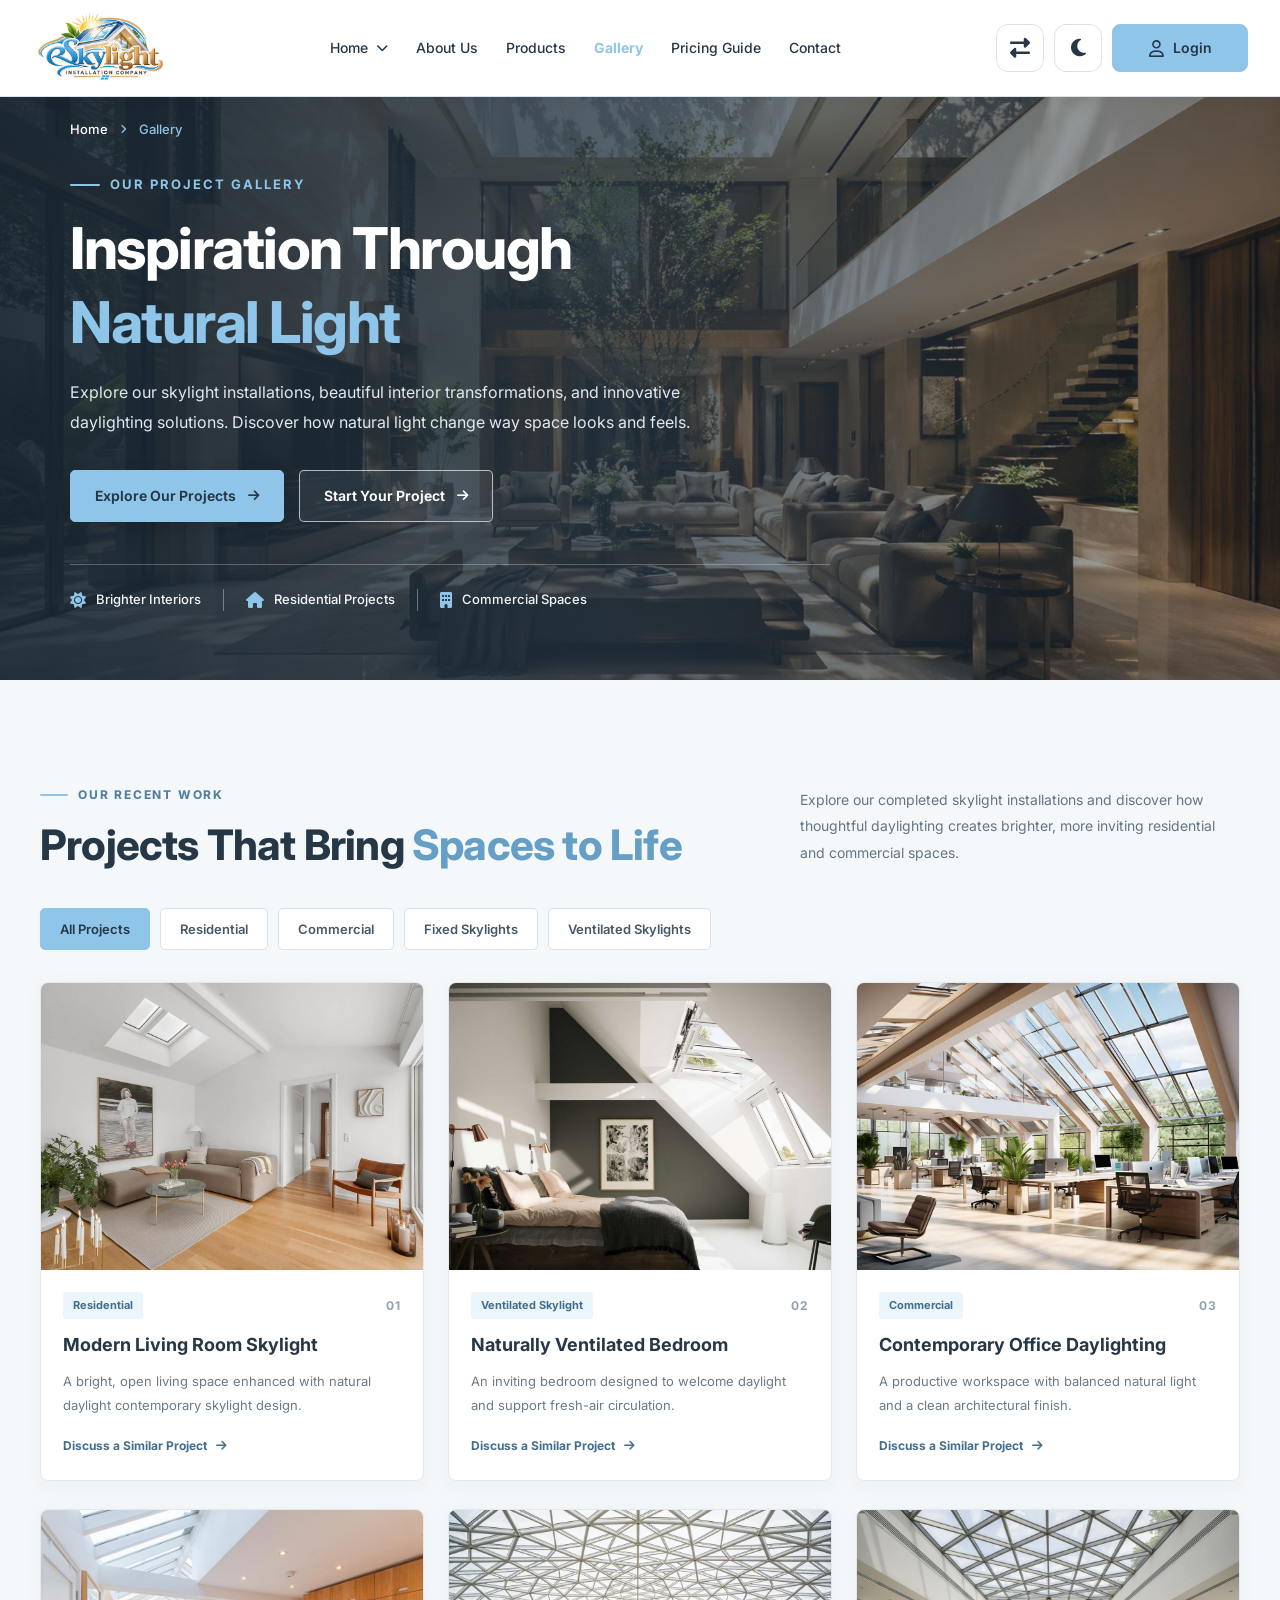
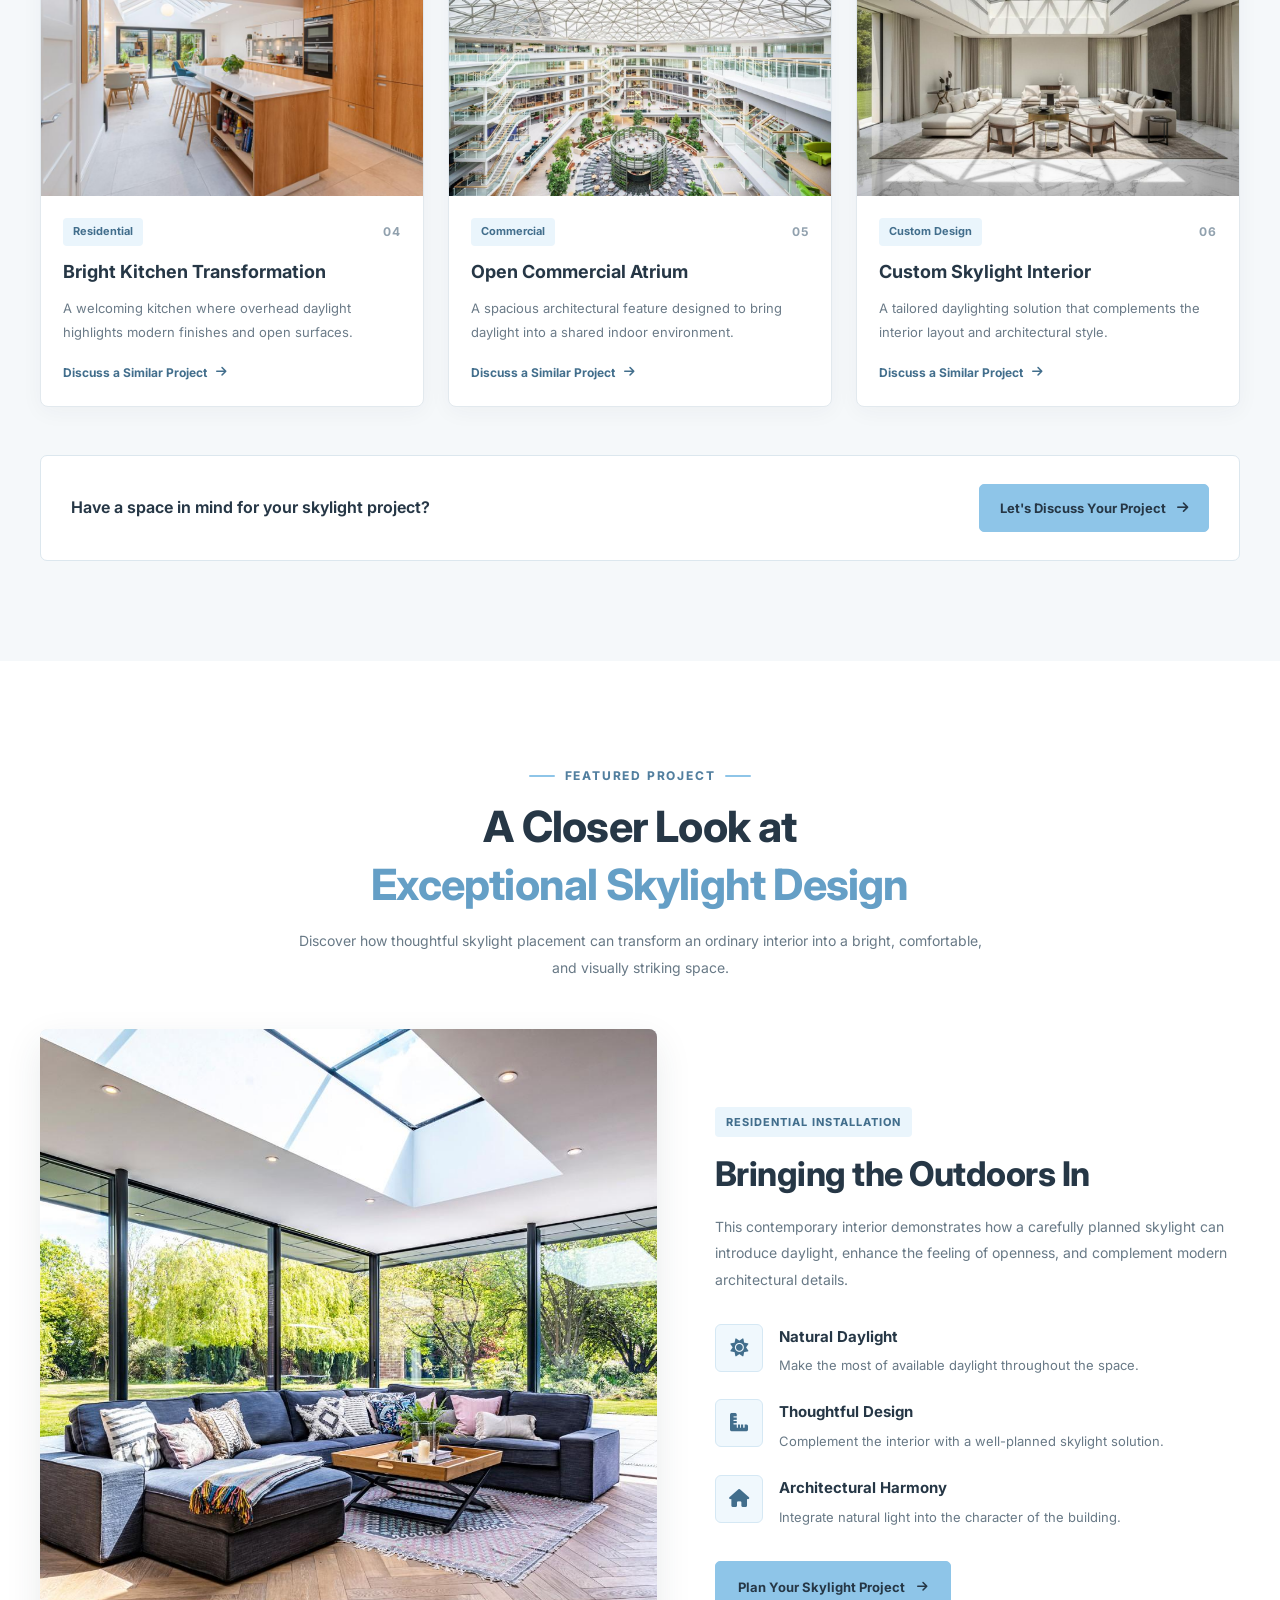
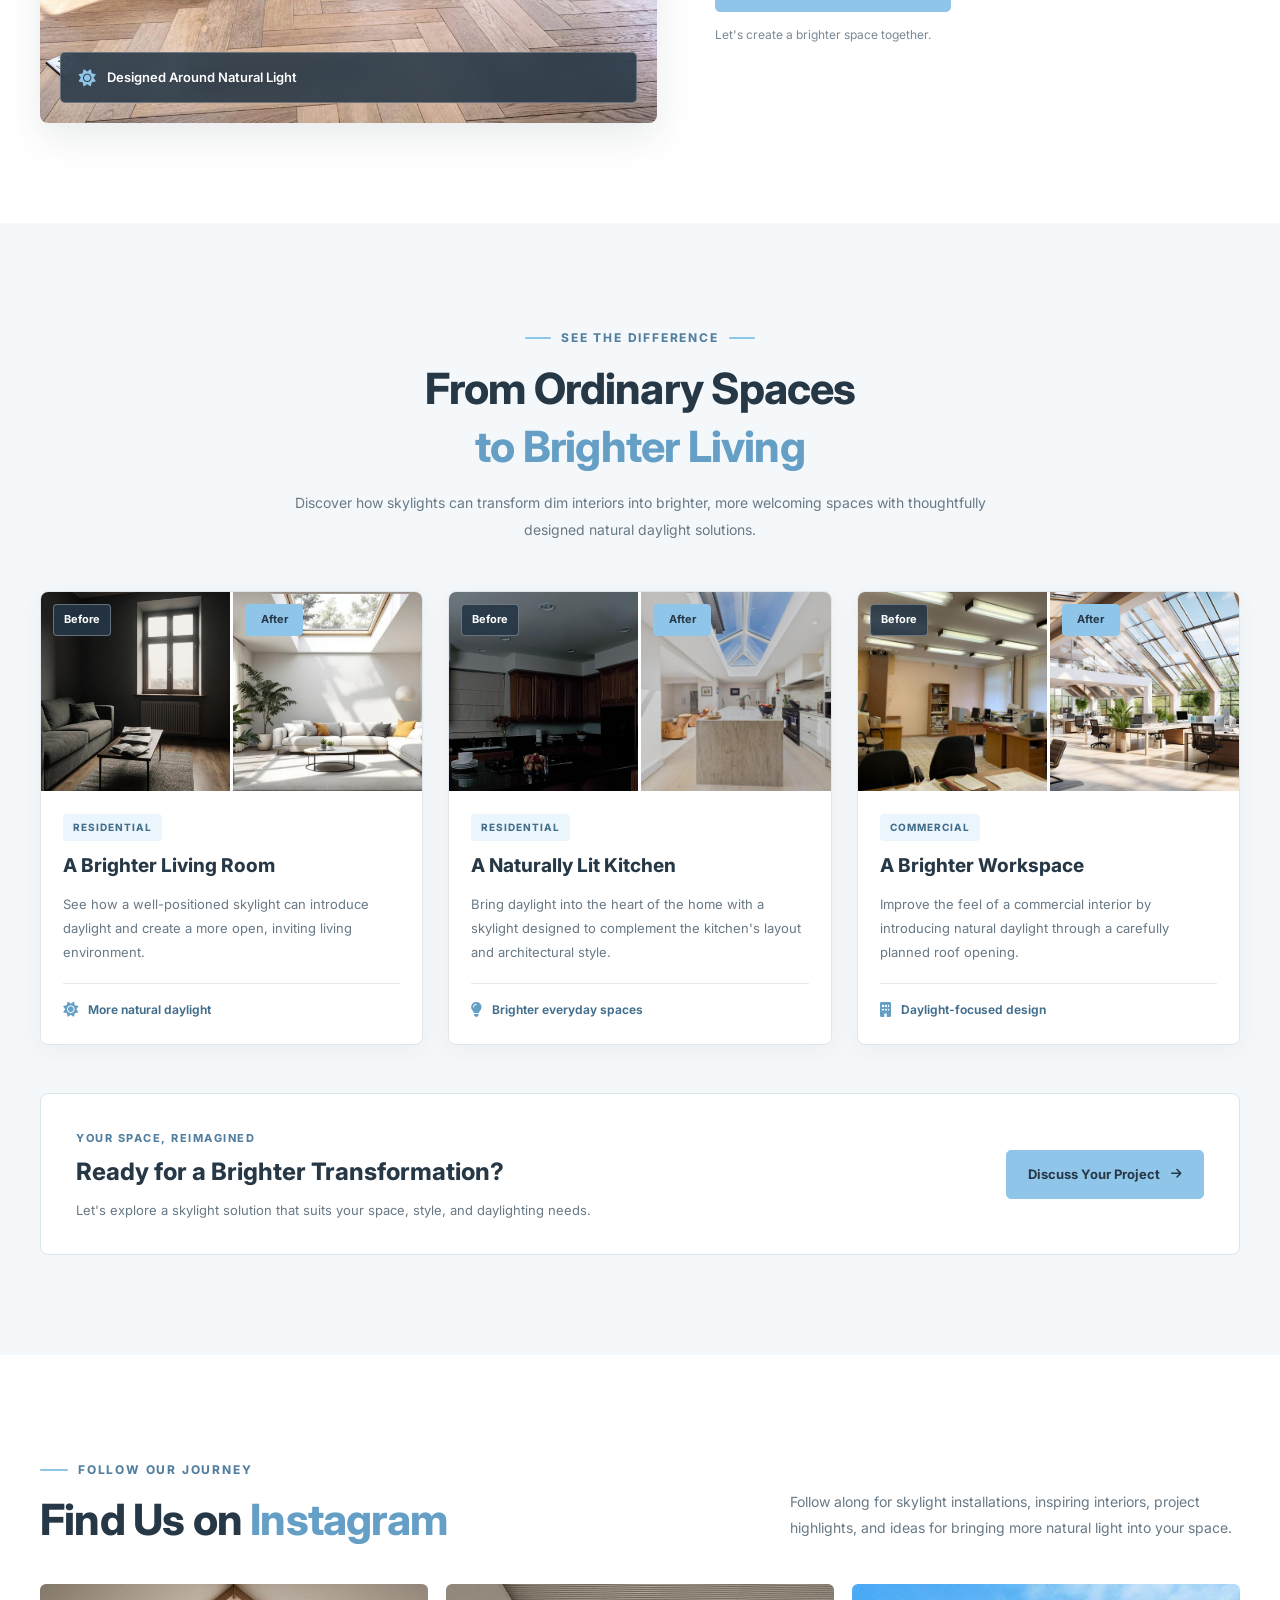
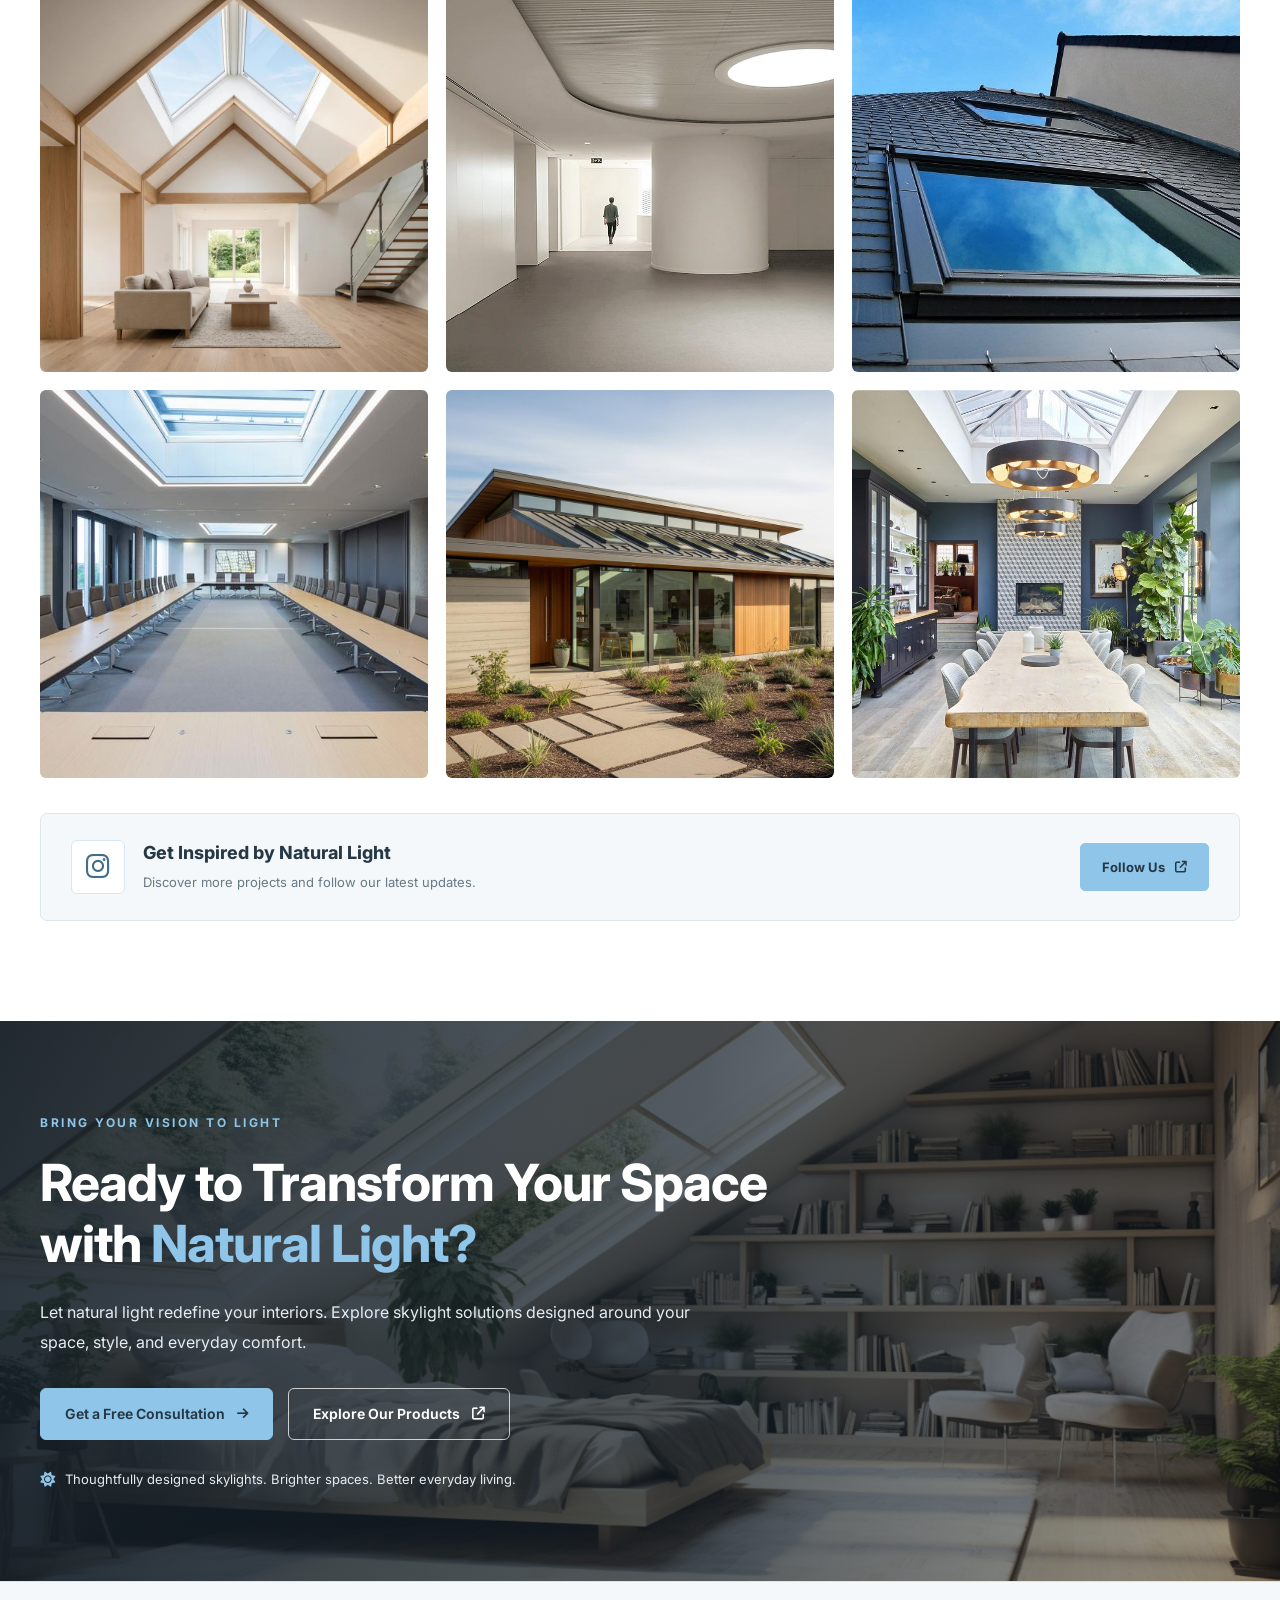
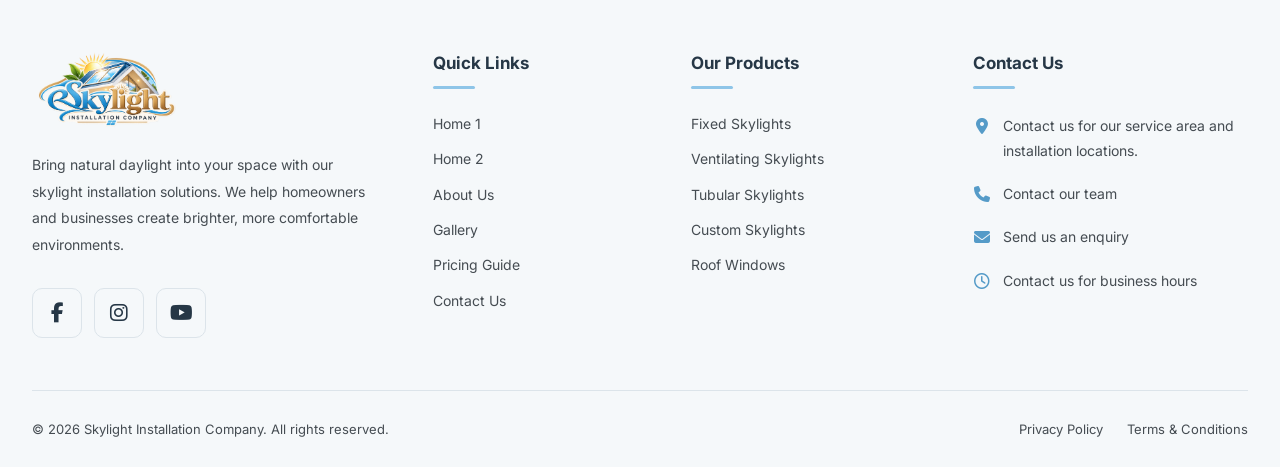
<file: gallery.html>
<!DOCTYPE html>
<html lang="en">

<head>
    <meta charset="UTF-8">
    <meta name="viewport" content="width=device-width, initial-scale=1.0">

    <meta
        name="description"
        content="Discover premium skylight products and professional skylight installation services."
    >

    <title>Skylight Installation Company</title>
    <!-- Favicon -->

  <link rel="icon" type="image/png" href="images/logo.png">

    <!-- GOOGLE FONT -->
    <link rel="preconnect" href="https://fonts.googleapis.com">
    <link rel="preconnect" href="https://fonts.gstatic.com" crossorigin>

    <link
        href="https://fonts.googleapis.com/css2?family=Inter:wght@400;500;600;700;800&display=swap"
        rel="stylesheet"
    >

    <!-- FONT AWESOME -->
    <link
        rel="stylesheet"
        href="https://cdnjs.cloudflare.com/ajax/libs/font-awesome/6.7.2/css/all.min.css"
    >

    <!-- MAIN CSS -->
    <link rel="stylesheet" href="css/style.css">

    <!-- RESPONSIVE CSS -->
    <link rel="stylesheet" href="css/responsive.css">
</head>

<body>

    <!-- ==========================================
         HEADER START
    =========================================== -->

    

<!-- =====================================================
     SKYLIGHT INSTALLATION COMPANY - HEADER
====================================================== -->

<header class="site-header" id="siteHeader">

    <div class="header-container">

        <!-- LOGO - LEFT -->
        <a
            href="index.html"
            class="site-logo"
            aria-label="Skylight Installation Company Home"
        >
            <img
                src="images/logo.png"
                alt="Skylight Installation Company"
                class="logo-image"
            >
        </a>


        <!-- HAMBURGER - RESPONSIVE -->
        <button
            class="menu-toggle"
            id="menuToggle"
            type="button"
            aria-label="Open navigation menu"
            aria-controls="mainNavigation"
            aria-expanded="false"
        >
            <span></span>
            <span></span>
            <span></span>
        </button>


        <!-- NAVIGATION - CENTER -->
        <nav
            class="main-navigation"
            id="mainNavigation"
            aria-label="Main navigation"
        >

            <ul class="nav-list">

                <!-- HOME DROPDOWN -->
                <li class="nav-item has-dropdown">

                    <button
                        class="nav-link dropdown-toggle"
                        type="button"
                        aria-expanded="false"
                        aria-controls="homeDropdown"
                    >
                        <span>Home</span>

                        <i
                            class="fa-solid fa-chevron-down"
                            aria-hidden="true"
                        ></i>
                    </button>

                    <ul
                        class="dropdown-menu"
                        id="homeDropdown"
                    >
                        <li>
                            <a href="index.html">Home 1</a>
                        </li>

                        <li>
                            <a href="home-2.html">Home 2</a>
                        </li>
                    </ul>

                </li>
                <!-- ABOUT US -->
                <li class="nav-item">
                    <a href="about.html" class="nav-link">
                        About Us
                    </a>
                </li>


                <!-- PRODUCTS -->
                <li class="nav-item">
                    <a href="products.html" class="nav-link">
                        Products
                    </a>
                </li>


                <!-- GALLERY -->
                <li class="nav-item">
                    <a href="gallery.html" class="nav-link active">
                        Gallery
                    </a>
                </li>


                <!-- PRICING GUIDE -->
                <li class="nav-item">
                    <a href="pricing.html" class="nav-link">
                        Pricing Guide
                    </a>
                </li>


                


                <!-- CONTACT -->
                <li class="nav-item">
                    <a href="contact.html" class="nav-link">
                        Contact
                    </a>
                </li>

            </ul>


            <!-- ACTIONS INSIDE RESPONSIVE NAVIGATION -->
            <div class="header-actions">

                <!-- RTL TOGGLE -->
                <button
                    type="button"
                    class="header-icon-btn rtl-toggle"
                    id="rtlToggle"
                    aria-label="Switch to right-to-left layout"
                    aria-pressed="false"
                    title="Toggle RTL"
                >
                    <i
                        class="fa-solid fa-right-left"
                        aria-hidden="true"
                    ></i>
                </button>


                <!-- DARK MODE TOGGLE -->
                <button
                    type="button"
                    class="header-icon-btn dark-toggle"
                    id="darkModeToggle"
                    aria-label="Enable dark mode"
                    aria-pressed="false"
                    title="Toggle dark mode"
                >
                    <i
                        class="fa-solid fa-moon"
                        aria-hidden="true"
                    ></i>
                </button>


                <!-- LOGIN BUTTON -->
                <a href="login.html" class="login-btn">

                    <i
                        class="fa-regular fa-user"
                        aria-hidden="true"
                    ></i>

                    <span>Login</span>

                </a>

            </div>

        </nav>

    </div>

</header>

<!-- END HEADER -->

<!-- END HEADER -->


    <!-- ==========================================
         HEADER END
    =========================================== -->


    <!-- ==========================================
         TEMPORARY HOME HERO
         Replace this section when building Home 1
    =========================================== -->

    <main>

<!-- =====================================================
     GALLERY HERO BANNER
====================================================== -->

<section class="gallery-hero" id="galleryHero">

    <div class="gallery-hero-overlay"></div>

    <div class="gallery-hero-container">

        <!-- Breadcrumb -->
        <nav class="gallery-hero-breadcrumb" aria-label="Breadcrumb">
            <a href="index.html">Home</a>
            <i class="fa-solid fa-angle-right" aria-hidden="true"></i>
            <span aria-current="page">Gallery</span>
        </nav>

        <!-- Hero Content -->
        <div class="gallery-hero-content">

            <span class="gallery-hero-eyebrow">
                OUR PROJECT GALLERY
            </span>

            <h1 class="gallery-hero-title">
                Inspiration Through
                <span>Natural Light</span>
            </h1>

            <p class="gallery-hero-description">
                Explore our skylight installations, beautiful interior
                transformations, and innovative daylighting solutions.
                Discover how natural light change way space
                looks and feels.
            </p>

            <div class="gallery-hero-actions">

                <a href="#galleryProjects"
                   class="gallery-hero-button gallery-hero-button-primary">
                    Explore Our Projects
                    <i class="fa-solid fa-arrow-right"
                       aria-hidden="true"></i>
                </a>

                <a href="contact.html"
                   class="gallery-hero-button gallery-hero-button-secondary">
                    Start Your Project
                    <i class="fa-solid fa-arrow-right"
                       aria-hidden="true"></i>
                </a>

            </div>

            <!-- Project Highlights -->
            <div class="gallery-hero-highlights">

                <div class="gallery-hero-highlight">
                    <i class="fa-solid fa-sun" aria-hidden="true"></i>
                    <span>Brighter Interiors</span>
                </div>

                <span class="gallery-hero-highlight-divider"
                      aria-hidden="true"></span>

                <div class="gallery-hero-highlight">
                    <i class="fa-solid fa-house" aria-hidden="true"></i>
                    <span>Residential Projects</span>
                </div>

                <span class="gallery-hero-highlight-divider"
                      aria-hidden="true"></span>

                <div class="gallery-hero-highlight">
                    <i class="fa-solid fa-building" aria-hidden="true"></i>
                    <span>Commercial Spaces</span>
                </div>

            </div>

        </div>

    </div>

</section>

<!-- =====================================================
     GALLERY PROJECTS SECTION
====================================================== -->

<section class="gallery-projects" id="galleryProjects">

    <div class="gallery-projects-container">

        <!-- Section Header -->
        <div class="gallery-projects-header">

            <div class="gallery-projects-heading">

                <span class="gallery-projects-eyebrow">
                    OUR RECENT WORK
                </span>

                <h2 class="gallery-projects-title">
                    Projects That Bring
                    <span>Spaces to Life</span>
                </h2>

            </div>

            <p class="gallery-projects-description">
                Explore our completed skylight installations and discover
                how thoughtful daylighting creates brighter, more inviting
                residential and commercial spaces.
            </p>

        </div>

        <!-- Category Filters -->
        <div class="gallery-projects-filters"
             role="group"
             aria-label="Filter gallery projects">

            <button type="button"
                    class="gallery-projects-filter active"
                    data-filter="all"
                    aria-pressed="true">
                All Projects
            </button>

            <button type="button"
                    class="gallery-projects-filter"
                    data-filter="residential"
                    aria-pressed="false">
                Residential
            </button>

            <button type="button"
                    class="gallery-projects-filter"
                    data-filter="commercial"
                    aria-pressed="false">
                Commercial
            </button>

            <button type="button"
                    class="gallery-projects-filter"
                    data-filter="fixed"
                    aria-pressed="false">
                Fixed Skylights
            </button>

            <button type="button"
                    class="gallery-projects-filter"
                    data-filter="ventilated"
                    aria-pressed="false">
                Ventilated Skylights
            </button>

        </div>

        <!-- Project Grid -->
        <div class="gallery-projects-grid">

            <!-- Project 1 -->
            <article class="gallery-project-card"
                     data-category="residential fixed">

                <a href="contact.html"
                   class="gallery-project-image-link"
                   aria-label="Enquire about the modern living room skylight project">

                    <img src="images/gallery-modern-living-room.jpg"
                         alt="Modern living room illuminated by a large fixed skylight"
                         class="gallery-project-image"
                         loading="lazy">

                    <span class="gallery-project-image-overlay">
                        <span class="gallery-project-view">
                            <i class="fa-solid fa-arrow-up-right-from-square"
                               aria-hidden="true"></i>
                        </span>
                    </span>

                </a>

                <div class="gallery-project-info">

                    <div class="gallery-project-meta">
                        <span class="gallery-project-category">
                            Residential
                        </span>
                        <span class="gallery-project-number">01</span>
                    </div>

                    <h3 class="gallery-project-title">
                        Modern Living Room Skylight
                    </h3>

                    <p class="gallery-project-description">
                        A bright, open living space enhanced with natural
                        daylight contemporary skylight design.
                    </p>

                    <a href="contact.html" class="gallery-project-link">
                        Discuss a Similar Project
                        <i class="fa-solid fa-arrow-right"
                           aria-hidden="true"></i>
                    </a>

                </div>

            </article>

            <!-- Project 2 -->
            <article class="gallery-project-card"
                     data-category="residential ventilated">

                <a href="contact.html"
                   class="gallery-project-image-link"
                   aria-label="Enquire about the opening skylight bedroom project">

                    <img src="images/gallery-bedroom-skylight.jpg"
                         alt="Bedroom with an opening roof skylight for daylight and ventilation"
                         class="gallery-project-image"
                         loading="lazy">

                    <span class="gallery-project-image-overlay">
                        <span class="gallery-project-view">
                            <i class="fa-solid fa-arrow-up-right-from-square"
                               aria-hidden="true"></i>
                        </span>
                    </span>

                </a>

                <div class="gallery-project-info">

                    <div class="gallery-project-meta">
                        <span class="gallery-project-category">
                            Ventilated Skylight
                        </span>
                        <span class="gallery-project-number">02</span>
                    </div>

                    <h3 class="gallery-project-title">
                        Naturally Ventilated Bedroom
                    </h3>

                    <p class="gallery-project-description">
                        An inviting bedroom designed to welcome daylight
                        and support fresh-air circulation.
                    </p>

                    <a href="contact.html" class="gallery-project-link">
                        Discuss a Similar Project
                        <i class="fa-solid fa-arrow-right"
                           aria-hidden="true"></i>
                    </a>

                </div>

            </article>

            <!-- Project 3 -->
            <article class="gallery-project-card"
                     data-category="commercial fixed">

                <a href="contact.html"
                   class="gallery-project-image-link"
                   aria-label="Enquire about the commercial office skylight project">

                    <img src="images/gallery-commercial-office.jpg"
                         alt="Contemporary commercial office with natural light from overhead skylights"
                         class="gallery-project-image"
                         loading="lazy">

                    <span class="gallery-project-image-overlay">
                        <span class="gallery-project-view">
                            <i class="fa-solid fa-arrow-up-right-from-square"
                               aria-hidden="true"></i>
                        </span>
                    </span>

                </a>

                <div class="gallery-project-info">

                    <div class="gallery-project-meta">
                        <span class="gallery-project-category">
                            Commercial
                        </span>
                        <span class="gallery-project-number">03</span>
                    </div>

                    <h3 class="gallery-project-title">
                        Contemporary Office Daylighting
                    </h3>

                    <p class="gallery-project-description">
                        A productive workspace with balanced natural light
                        and a clean architectural finish.
                    </p>

                    <a href="contact.html" class="gallery-project-link">
                        Discuss a Similar Project
                        <i class="fa-solid fa-arrow-right"
                           aria-hidden="true"></i>
                    </a>

                </div>

            </article>

            <!-- Project 4 -->
            <article class="gallery-project-card"
                     data-category="residential fixed">

                <a href="contact.html"
                   class="gallery-project-image-link"
                   aria-label="Enquire about the kitchen skylight project">

                    <img src="images/gallery-kitchen-skylight.jpg"
                         alt="Bright modern kitchen with a roof skylight above the work area"
                         class="gallery-project-image"
                         loading="lazy">

                    <span class="gallery-project-image-overlay">
                        <span class="gallery-project-view">
                            <i class="fa-solid fa-arrow-up-right-from-square"
                               aria-hidden="true"></i>
                        </span>
                    </span>

                </a>

                <div class="gallery-project-info">

                    <div class="gallery-project-meta">
                        <span class="gallery-project-category">
                            Residential
                        </span>
                        <span class="gallery-project-number">04</span>
                    </div>

                    <h3 class="gallery-project-title">
                        Bright Kitchen Transformation
                    </h3>

                    <p class="gallery-project-description">
                        A welcoming kitchen where overhead daylight
                        highlights modern finishes and open surfaces.
                    </p>

                    <a href="contact.html" class="gallery-project-link">
                        Discuss a Similar Project
                        <i class="fa-solid fa-arrow-right"
                           aria-hidden="true"></i>
                    </a>

                </div>

            </article>

            <!-- Project 5 -->
            <article class="gallery-project-card"
                     data-category="commercial ventilated">

                <a href="contact.html"
                   class="gallery-project-image-link"
                   aria-label="Enquire about the commercial atrium skylight project">

                    <img src="images/gallery-commercial-atrium.jpg"
                         alt="Commercial atrium with a glazed roof and natural daylight"
                         class="gallery-project-image"
                         loading="lazy">

                    <span class="gallery-project-image-overlay">
                        <span class="gallery-project-view">
                            <i class="fa-solid fa-arrow-up-right-from-square"
                               aria-hidden="true"></i>
                        </span>
                    </span>

                </a>

                <div class="gallery-project-info">

                    <div class="gallery-project-meta">
                        <span class="gallery-project-category">
                            Commercial
                        </span>
                        <span class="gallery-project-number">05</span>
                    </div>

                    <h3 class="gallery-project-title">
                        Open Commercial Atrium
                    </h3>

                    <p class="gallery-project-description">
                        A spacious architectural feature designed to
                        bring daylight into a shared indoor environment.
                    </p>

                    <a href="contact.html" class="gallery-project-link">
                        Discuss a Similar Project
                        <i class="fa-solid fa-arrow-right"
                           aria-hidden="true"></i>
                    </a>

                </div>

            </article>

            <!-- Project 6 -->
            <article class="gallery-project-card"
                     data-category="residential ventilated">

                <a href="contact.html"
                   class="gallery-project-image-link"
                   aria-label="Enquire about the custom skylight interior project">

                    <img src="images/gallery-custom-skylight.jpg"
                         alt="Custom skylight illuminating a contemporary residential interior"
                         class="gallery-project-image"
                         loading="lazy">

                    <span class="gallery-project-image-overlay">
                        <span class="gallery-project-view">
                            <i class="fa-solid fa-arrow-up-right-from-square"
                               aria-hidden="true"></i>
                        </span>
                    </span>

                </a>

                <div class="gallery-project-info">

                    <div class="gallery-project-meta">
                        <span class="gallery-project-category">
                            Custom Design
                        </span>
                        <span class="gallery-project-number">06</span>
                    </div>

                    <h3 class="gallery-project-title">
                        Custom Skylight Interior
                    </h3>

                    <p class="gallery-project-description">
                        A tailored daylighting solution that complements
                        the interior layout and architectural style.
                    </p>

                    <a href="contact.html" class="gallery-project-link">
                        Discuss a Similar Project
                        <i class="fa-solid fa-arrow-right"
                           aria-hidden="true"></i>
                    </a>

                </div>

            </article>

        </div>

        <!-- Bottom CTA -->
        <div class="gallery-projects-bottom">

            <p class="gallery-projects-bottom-text">
                Have a space in mind for your skylight project?
            </p>

            <a href="contact.html" class="gallery-projects-bottom-button">
                Let's Discuss Your Project
                <i class="fa-solid fa-arrow-right"
                   aria-hidden="true"></i>
            </a>

        </div>

    </div>

</section>

<!-- =====================================================
     GALLERY FEATURED PROJECT
====================================================== -->

<section class="gallery-featured" id="galleryFeatured">

    <div class="gallery-featured-container">

        <!-- Section Header -->
        <div class="gallery-featured-header">

            <span class="gallery-featured-eyebrow">
                FEATURED PROJECT
            </span>

            <h2 class="gallery-featured-title">
                A Closer Look at
                <span>Exceptional Skylight Design</span>
            </h2>

            <p class="gallery-featured-intro">
                Discover how thoughtful skylight placement can transform
                an ordinary interior into a bright, comfortable, and
                visually striking space.
            </p>

        </div>

        <!-- Featured Project Layout -->
        <div class="gallery-featured-layout">

            <!-- Featured Image -->
            <div class="gallery-featured-image-wrap">

                <img
                    src="images/gallery-featured-project.jpg"
                    alt="Contemporary interior featuring a large skylight that fills the space with natural daylight"
                    class="gallery-featured-image"
                    loading="lazy"
                >

                <div class="gallery-featured-image-label">
                    <i class="fa-solid fa-sun" aria-hidden="true"></i>
                    <span>Designed Around Natural Light</span>
                </div>

            </div>

            <!-- Project Details -->
            <div class="gallery-featured-content">

                <span class="gallery-featured-project-type">
                    RESIDENTIAL INSTALLATION
                </span>

                <h3 class="gallery-featured-project-title">
                    Bringing the Outdoors In
                </h3>

                <p class="gallery-featured-description">
                    This contemporary interior demonstrates how a
                    carefully planned skylight can introduce daylight,
                    enhance the feeling of openness, and complement
                    modern architectural details.
                </p>

                <!-- Project Highlights -->
                <div class="gallery-featured-highlights">

                    <div class="gallery-featured-highlight">

                        <span class="gallery-featured-highlight-icon">
                            <i class="fa-solid fa-sun"
                               aria-hidden="true"></i>
                        </span>

                        <div class="gallery-featured-highlight-content">
                            <h4>Natural Daylight</h4>
                            <p>
                                Make the most of available daylight
                                throughout the space.
                            </p>
                        </div>

                    </div>

                    <div class="gallery-featured-highlight">

                        <span class="gallery-featured-highlight-icon">
                            <i class="fa-solid fa-ruler-combined"
                               aria-hidden="true"></i>
                        </span>

                        <div class="gallery-featured-highlight-content">
                            <h4>Thoughtful Design</h4>
                            <p>
                                Complement the interior with a
                                well-planned skylight solution.
                            </p>
                        </div>

                    </div>

                    <div class="gallery-featured-highlight">

                        <span class="gallery-featured-highlight-icon">
                            <i class="fa-solid fa-house"
                               aria-hidden="true"></i>
                        </span>

                        <div class="gallery-featured-highlight-content">
                            <h4>Architectural Harmony</h4>
                            <p>
                                Integrate natural light into the
                                character of the building.
                            </p>
                        </div>

                    </div>

                </div>

                <!-- CTA -->
                <div class="gallery-featured-actions">

                    <a href="contact.html"
                       class="gallery-featured-button">
                        Plan Your Skylight Project
                        <i class="fa-solid fa-arrow-right"
                           aria-hidden="true"></i>
                    </a>

                    <span class="gallery-featured-note">
                        Let's create a brighter space together.
                    </span>

                </div>

            </div>

        </div>

    </div>

</section>

<!-- =====================================================
     GALLERY BEFORE & AFTER TRANSFORMATIONS
====================================================== -->

<section class="gallery-transformation" id="galleryTransformation">

    <div class="gallery-transformation-container">

        <!-- Section Header -->
        <div class="gallery-transformation-header">

            <span class="gallery-transformation-eyebrow">
                SEE THE DIFFERENCE
            </span>

            <h2 class="gallery-transformation-title">
                From Ordinary Spaces
                <span>to Brighter Living</span>
            </h2>

            <p class="gallery-transformation-intro">
                Discover how skylights can transform dim interiors into
                brighter, more welcoming spaces with thoughtfully
                designed natural daylight solutions.
            </p>

        </div>

        <!-- Transformation Cards -->
        <div class="gallery-transformation-grid">

            <!-- Transformation 1 -->
            <article class="gallery-transformation-card">

                <div class="gallery-transformation-images">

                    <div class="gallery-transformation-image-box">

                        <img
                            src="images/before-living-room.jpg"
                            alt="Living room before skylight installation with limited natural daylight"
                            class="gallery-transformation-image"
                            loading="lazy"
                        >

                        <span class="gallery-transformation-image-label">
                            Before
                        </span>

                    </div>

                    <div class="gallery-transformation-image-box">

                        <img
                            src="images/after-living-room.jpg"
                            alt="Living room after skylight installation with natural daylight entering through the roof"
                            class="gallery-transformation-image"
                            loading="lazy"
                        >

                        <span class="gallery-transformation-image-label gallery-transformation-image-label-after">
                            After
                        </span>

                    </div>

                </div>

                <div class="gallery-transformation-content">

                    <span class="gallery-transformation-category">
                        RESIDENTIAL
                    </span>

                    <h3 class="gallery-transformation-card-title">
                        A Brighter Living Room
                    </h3>

                    <p class="gallery-transformation-description">
                        See how a well-positioned skylight can introduce
                        daylight and create a more open, inviting
                        living environment.
                    </p>

                    <div class="gallery-transformation-benefit">
                        <i class="fa-solid fa-sun" aria-hidden="true"></i>
                        <span>More natural daylight</span>
                    </div>

                </div>

            </article>

            <!-- Transformation 2 -->
            <article class="gallery-transformation-card">

                <div class="gallery-transformation-images">

                    <div class="gallery-transformation-image-box">

                        <img
                            src="images/before-kitchen.jpg"
                            alt="Kitchen before skylight installation with a darker overhead area"
                            class="gallery-transformation-image"
                            loading="lazy"
                        >

                        <span class="gallery-transformation-image-label">
                            Before
                        </span>

                    </div>

                    <div class="gallery-transformation-image-box">

                        <img
                            src="images/after-kitchen.jpg"
                            alt="Modern kitchen after skylight installation with daylight illuminating the work surfaces"
                            class="gallery-transformation-image"
                            loading="lazy"
                        >

                        <span class="gallery-transformation-image-label gallery-transformation-image-label-after">
                            After
                        </span>

                    </div>

                </div>

                <div class="gallery-transformation-content">

                    <span class="gallery-transformation-category">
                        RESIDENTIAL
                    </span>

                    <h3 class="gallery-transformation-card-title">
                        A Naturally Lit Kitchen
                    </h3>

                    <p class="gallery-transformation-description">
                        Bring daylight into the heart of the home with
                        a skylight designed to complement the kitchen's
                        layout and architectural style.
                    </p>

                    <div class="gallery-transformation-benefit">
                        <i class="fa-solid fa-lightbulb" aria-hidden="true"></i>
                        <span>Brighter everyday spaces</span>
                    </div>

                </div>

            </article>

            <!-- Transformation 3 -->
            <article class="gallery-transformation-card">

                <div class="gallery-transformation-images">

                    <div class="gallery-transformation-image-box">

                        <img
                            src="images/before-office.jpg"
                            alt="Office interior before skylight installation with limited overhead daylight"
                            class="gallery-transformation-image"
                            loading="lazy"
                        >

                        <span class="gallery-transformation-image-label">
                            Before
                        </span>

                    </div>

                    <div class="gallery-transformation-image-box">

                        <img
                            src="images/after-office.jpg"
                            alt="Contemporary office after skylight installation with a brighter interior"
                            class="gallery-transformation-image"
                            loading="lazy"
                        >

                        <span class="gallery-transformation-image-label gallery-transformation-image-label-after">
                            After
                        </span>

                    </div>

                </div>

                <div class="gallery-transformation-content">

                    <span class="gallery-transformation-category">
                        COMMERCIAL
                    </span>

                    <h3 class="gallery-transformation-card-title">
                        A Brighter Workspace
                    </h3>

                    <p class="gallery-transformation-description">
                        Improve the feel of a commercial interior by
                        introducing natural daylight through a
                        carefully planned roof opening.
                    </p>

                    <div class="gallery-transformation-benefit">
                        <i class="fa-solid fa-building" aria-hidden="true"></i>
                        <span>Daylight-focused design</span>
                    </div>

                </div>

            </article>

        </div>

        <!-- Bottom CTA -->
        <div class="gallery-transformation-cta">

            <div class="gallery-transformation-cta-content">

                <span class="gallery-transformation-cta-eyebrow">
                    YOUR SPACE, REIMAGINED
                </span>

                <h3 class="gallery-transformation-cta-title">
                    Ready for a Brighter Transformation?
                </h3>

                <p class="gallery-transformation-cta-description">
                    Let's explore a skylight solution that suits
                    your space, style, and daylighting needs.
                </p>

            </div>

            <a href="contact.html"
               class="gallery-transformation-cta-button">
                Discuss Your Project
                <i class="fa-solid fa-arrow-right"
                   aria-hidden="true"></i>
            </a>

        </div>

    </div>

</section>

<!-- =====================================================
     GALLERY INSTAGRAM SECTION
====================================================== -->

<section class="gallery-instagram" id="galleryInstagram">

    <div class="gallery-instagram-container">

        <!-- Section Header -->
        <div class="gallery-instagram-header">

            <div class="gallery-instagram-heading">

                <span class="gallery-instagram-eyebrow">
                    FOLLOW OUR JOURNEY
                </span>

                <h2 class="gallery-instagram-title">
                    Find Us on
                    <span>Instagram</span>
                </h2>

            </div>

            <p class="gallery-instagram-description">
                Follow along for skylight installations, inspiring
                interiors, project highlights, and ideas for bringing
                more natural light into your space.
            </p>

        </div>

        <!-- Instagram Image Grid -->
        <div class="gallery-instagram-grid">

            <!-- Image 1 -->
            <a href="https://www.instagram.com/"
               class="gallery-instagram-item"
               target="_blank"
               rel="noopener noreferrer"
               aria-label="Explore our skylight installation photos on Instagram">

                <img src="images/instagram-skylight-living.jpg"
                     alt="Sunlight entering a contemporary living room through a roof skylight"
                     class="gallery-instagram-image"
                     loading="lazy">

                <span class="gallery-instagram-overlay">
                    <i class="fa-brands fa-instagram"
                       aria-hidden="true"></i>
                </span>

            </a>

            <!-- Image 2 -->
            <a href="https://www.instagram.com/"
               class="gallery-instagram-item"
               target="_blank"
               rel="noopener noreferrer"
               aria-label="Explore our modern skylight interiors on Instagram">

                <img src="images/instagram-modern-interior.jpg"
                     alt="Modern interior with architectural daylighting"
                     class="gallery-instagram-image"
                     loading="lazy">

                <span class="gallery-instagram-overlay">
                    <i class="fa-brands fa-instagram"
                       aria-hidden="true"></i>
                </span>

            </a>

            <!-- Image 3 -->
            <a href="https://www.instagram.com/"
               class="gallery-instagram-item"
               target="_blank"
               rel="noopener noreferrer"
               aria-label="Explore our residential skylight projects on Instagram">

                <img src="images/instagram-residential-project.jpg"
                     alt="Residential skylight installation in a bright home"
                     class="gallery-instagram-image"
                     loading="lazy">

                <span class="gallery-instagram-overlay">
                    <i class="fa-brands fa-instagram"
                       aria-hidden="true"></i>
                </span>

            </a>

            <!-- Image 4 -->
            <a href="https://www.instagram.com/"
               class="gallery-instagram-item"
               target="_blank"
               rel="noopener noreferrer"
               aria-label="Explore our commercial skylight projects on Instagram">

                <img src="images/instagram-commercial-space.jpg"
                     alt="Commercial interior illuminated by natural daylight"
                     class="gallery-instagram-image"
                     loading="lazy">

                <span class="gallery-instagram-overlay">
                    <i class="fa-brands fa-instagram"
                       aria-hidden="true"></i>
                </span>

            </a>

            <!-- Image 5 -->
            <a href="https://www.instagram.com/"
               class="gallery-instagram-item"
               target="_blank"
               rel="noopener noreferrer"
               aria-label="Explore our skylight design inspiration on Instagram">

                <img src="images/instagram-skylight-design.jpg"
                     alt="Contemporary skylight design with clean architectural lines"
                     class="gallery-instagram-image"
                     loading="lazy">

                <span class="gallery-instagram-overlay">
                    <i class="fa-brands fa-instagram"
                       aria-hidden="true"></i>
                </span>

            </a>

            <!-- Image 6 -->
            <a href="https://www.instagram.com/"
               class="gallery-instagram-item"
               target="_blank"
               rel="noopener noreferrer"
               aria-label="Explore our natural lighting ideas on Instagram">

                <img src="images/instagram-natural-light.jpg"
                     alt="Natural daylight brightening a stylish interior"
                     class="gallery-instagram-image"
                     loading="lazy">

                <span class="gallery-instagram-overlay">
                    <i class="fa-brands fa-instagram"
                       aria-hidden="true"></i>
                </span>

            </a>

        </div>

        <!-- Instagram CTA -->
        <div class="gallery-instagram-bottom">

            <div class="gallery-instagram-bottom-icon">
                <i class="fa-brands fa-instagram"
                   aria-hidden="true"></i>
            </div>

            <div class="gallery-instagram-bottom-content">

                <h3 class="gallery-instagram-bottom-title">
                    Get Inspired by Natural Light
                </h3>

                <p class="gallery-instagram-bottom-text">
                    Discover more projects and follow our latest updates.
                </p>

            </div>

            <a href="https://www.instagram.com/"
               class="gallery-instagram-button"
               target="_blank"
               rel="noopener noreferrer">
                Follow Us
                <i class="fa-solid fa-arrow-up-right-from-square"
                   aria-hidden="true"></i>
            </a>

        </div>

    </div>

</section>

<!-- =====================================================
     GALLERY SECTION 6 - FINAL CTA BANNER
====================================================== -->

<section class="gallery-final-cta" id="galleryFinalCta">

    <div class="gallery-final-cta-overlay"></div>

    <div class="gallery-final-cta-container">

        <!-- CTA CONTENT -->
        <div class="gallery-final-cta-content">

            <span class="gallery-final-cta-eyebrow">
                BRING YOUR VISION TO LIGHT
            </span>

            <h2 class="gallery-final-cta-title">
                Ready to Transform Your Space with
                <span>Natural Light?</span>
            </h2>

            <p class="gallery-final-cta-description">
                Let natural light redefine your interiors.
                Explore skylight solutions designed around your
                space, style, and everyday comfort.
            </p>

            <!-- CTA BUTTONS -->
            <div class="gallery-final-cta-actions">

                <a href="contact.html"
                   class="gallery-final-cta-button gallery-final-cta-button-primary">

                    Get a Free Consultation

                    <i class="fa-solid fa-arrow-right"
                       aria-hidden="true"></i>

                </a>

                <a href="products.html"
                   class="gallery-final-cta-button gallery-final-cta-button-secondary">

                    Explore Our Products

                    <i class="fa-solid fa-arrow-up-right-from-square"
                       aria-hidden="true"></i>

                </a>

            </div>

            <!-- TRUST NOTE -->
            <div class="gallery-final-cta-note">

                <i class="fa-solid fa-sun"
                   aria-hidden="true"></i>

                <span>
                    Thoughtfully designed skylights. Brighter spaces.
                    Better everyday living.
                </span>

            </div>

        </div>

    </div>

</section>

        </main>

    <!-- ==========================================
         FOOTER PLACEHOLDER
    =========================================== -->

<!-- =====================================================
     SKYLIGHT INSTALLATION COMPANY - FOOTER
====================================================== -->

<footer class="site-footer" id="siteFooter">

    <div class="footer-container">

        <div class="footer-main">

            <!-- COLUMN 1: COMPANY INFORMATION -->
            <div class="footer-column footer-brand">

                <a href="index.html" class="footer-logo">
                    <img
                        src="images/logo.png"
                        alt="Skylight Installation Company"
                        class="footer-logo-image"
                    >
                </a>

                <p class="footer-description">
                    Bring natural daylight into your space with
                    our skylight installation solutions. We help
                    homeowners and businesses create brighter,
                    more comfortable environments.
                </p>

                <!-- SOCIAL MEDIA ICONS -->
                <div class="footer-socials"
                     aria-label="Social media links">

                    <a href="https://www.facebook.com/"
                       class="footer-social-link"
                       aria-label="Facebook"
                       target="_blank"
                       rel="noopener noreferrer">
                        <i class="fa-brands fa-facebook-f"
                           aria-hidden="true"></i>
                    </a>

                    <a href="https://www.instagram.com/"
                       class="footer-social-link"
                       aria-label="Instagram"
                       target="_blank"
                       rel="noopener noreferrer">
                        <i class="fa-brands fa-instagram"
                           aria-hidden="true"></i>
                    </a>

                    <a href="https://www.youtube.com/"
                       class="footer-social-link"
                       aria-label="YouTube"
                       target="_blank"
                       rel="noopener noreferrer">
                        <i class="fa-brands fa-youtube"
                           aria-hidden="true"></i>
                    </a>

                </div>

            </div>


            <!-- COLUMN 2: QUICK LINKS -->
            <div class="footer-column">

                <h3 class="footer-heading">Quick Links</h3>

                <ul class="footer-links">
                    <li><a href="index.html">Home 1</a></li>
                    <li><a href="home-2.html">Home 2</a></li>
                    <li><a href="about.html">About Us</a></li>
                    <li><a href="gallery.html">Gallery</a></li>
                    <li><a href="pricing.html">Pricing Guide</a></li>
                    <li><a href="contact.html">Contact Us</a></li>
                </ul>

            </div>


            <!-- COLUMN 3: OUR PRODUCTS -->
            <div class="footer-column">

                <h3 class="footer-heading">Our Products</h3>

                <ul class="footer-links">
                    <li><a href="products.html">Fixed Skylights</a></li>
                    <li><a href="products.html">Ventilating Skylights</a></li>
                    <li><a href="products.html">Tubular Skylights</a></li>
                    <li><a href="products.html">Custom Skylights</a></li>
                    <li><a href="products.html">Roof Windows</a></li>
                </ul>

            </div>


            <!-- COLUMN 4: CONTACT INFORMATION -->
            <div class="footer-column footer-contact">

                <h3 class="footer-heading">Contact Us</h3>

                <ul class="footer-contact-list">

                    <li>
                        <i class="fa-solid fa-location-dot"
                           aria-hidden="true"></i>
                        <span>
                            Contact us for our service area
                            and installation locations.
                        </span>
                    </li>

                    <li>
                        <i class="fa-solid fa-phone"
                           aria-hidden="true"></i>
                        <a href="contact.html">
                            Contact our team
                        </a>
                    </li>

                    <li>
                        <i class="fa-solid fa-envelope"
                           aria-hidden="true"></i>
                        <a href="contact.html">
                            Send us an enquiry
                        </a>
                    </li>

                    <li>
                        <i class="fa-regular fa-clock"
                           aria-hidden="true"></i>
                        <span>
                            Contact us for business hours
                        </span>
                    </li>

                </ul>

            </div>

        </div>


        <!-- FOOTER DIVIDER -->
        <div class="footer-divider"></div>


        <!-- FOOTER BOTTOM -->
        <div class="footer-bottom">

            <p class="footer-copyright">
                &copy; <span id="footerYear">2026</span>
                Skylight Installation Company.
                All rights reserved.
            </p>

            <div class="footer-bottom-links">
                <a href="privacy-policy.html">Privacy Policy</a>
                <a href="terms.html">Terms &amp; Conditions</a>
            </div>

        </div>

    </div>

</footer>

<!-- END FOOTER -->

    

<!-- SCROLL TO TOP BUTTON -->
<button class="scroll-top-btn"
        id="scrollTopBtn"
        type="button"
        aria-label="Scroll to top"
        title="Scroll to top">
    <i class="fa-solid fa-arrow-up" aria-hidden="true"></i>
</button>

    <!-- JAVASCRIPT -->
    <script src="js/main.js"></script>

</body>

</html>
</file>
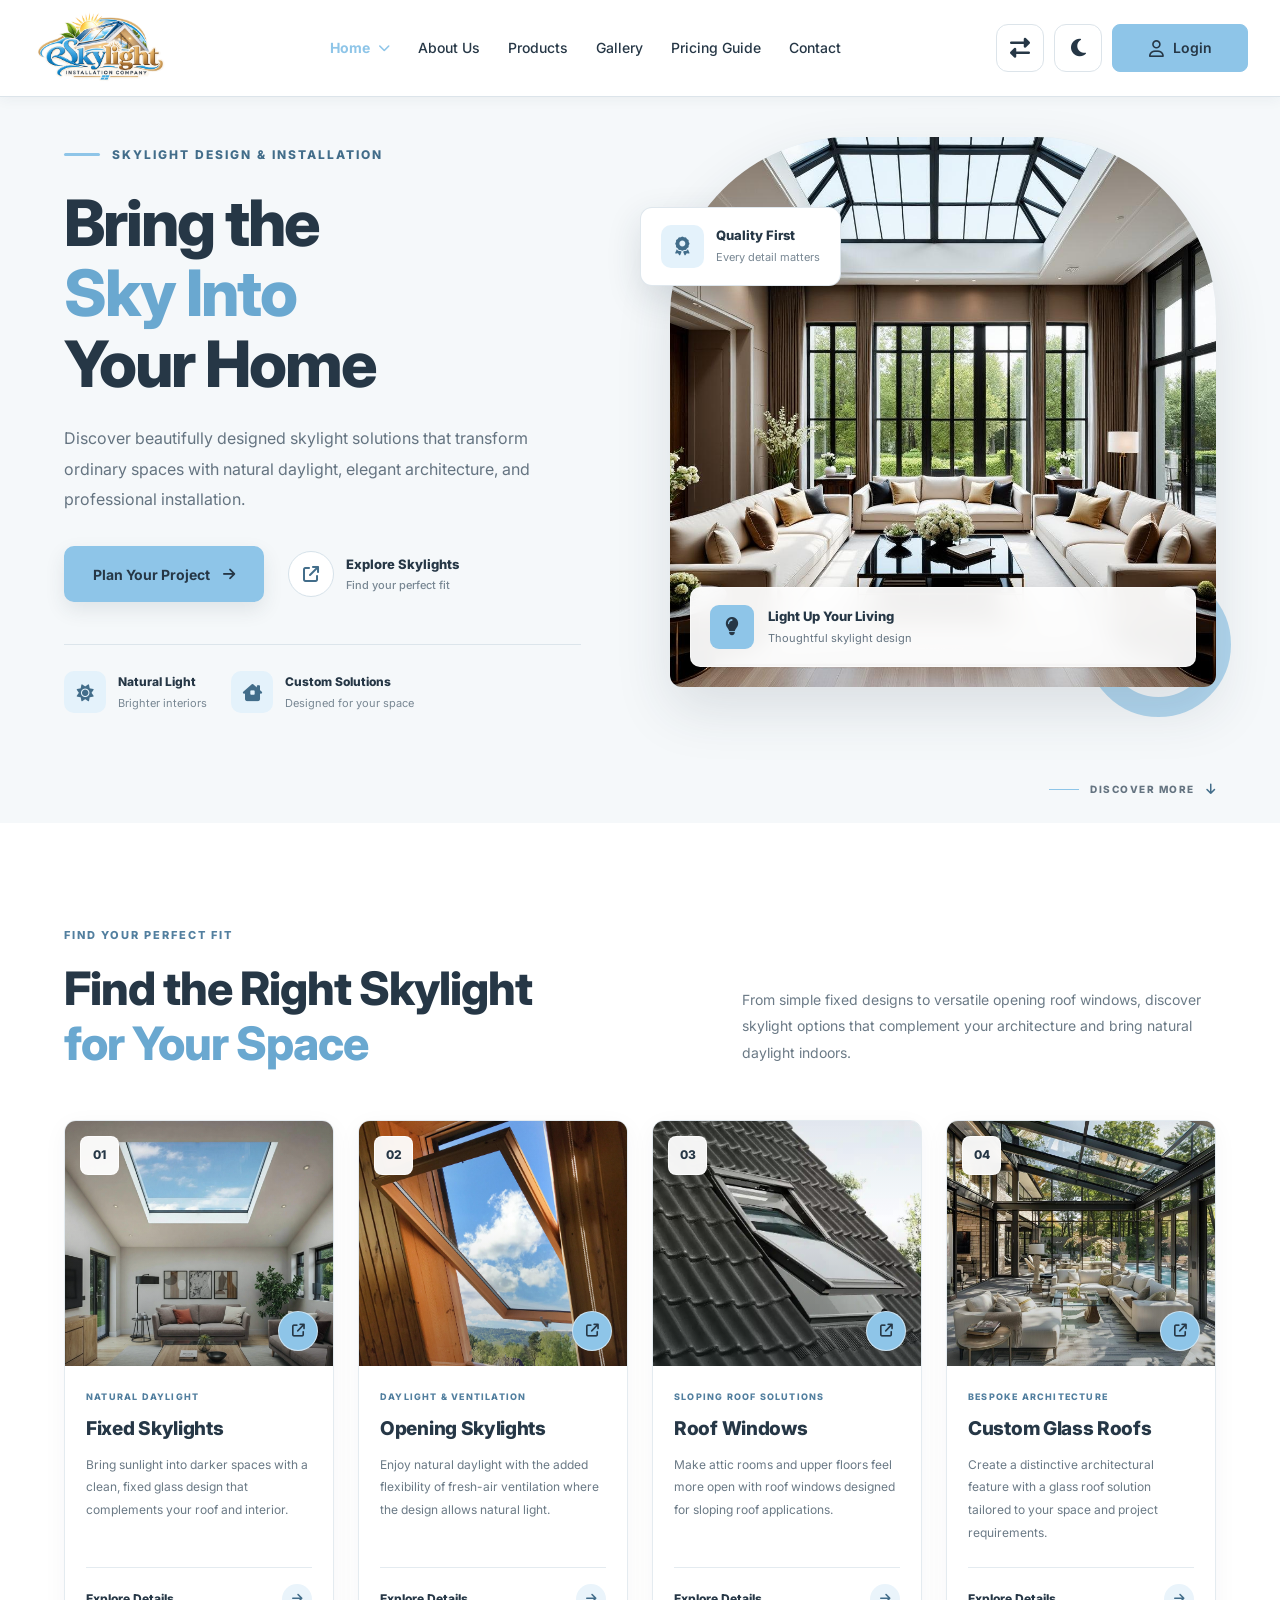
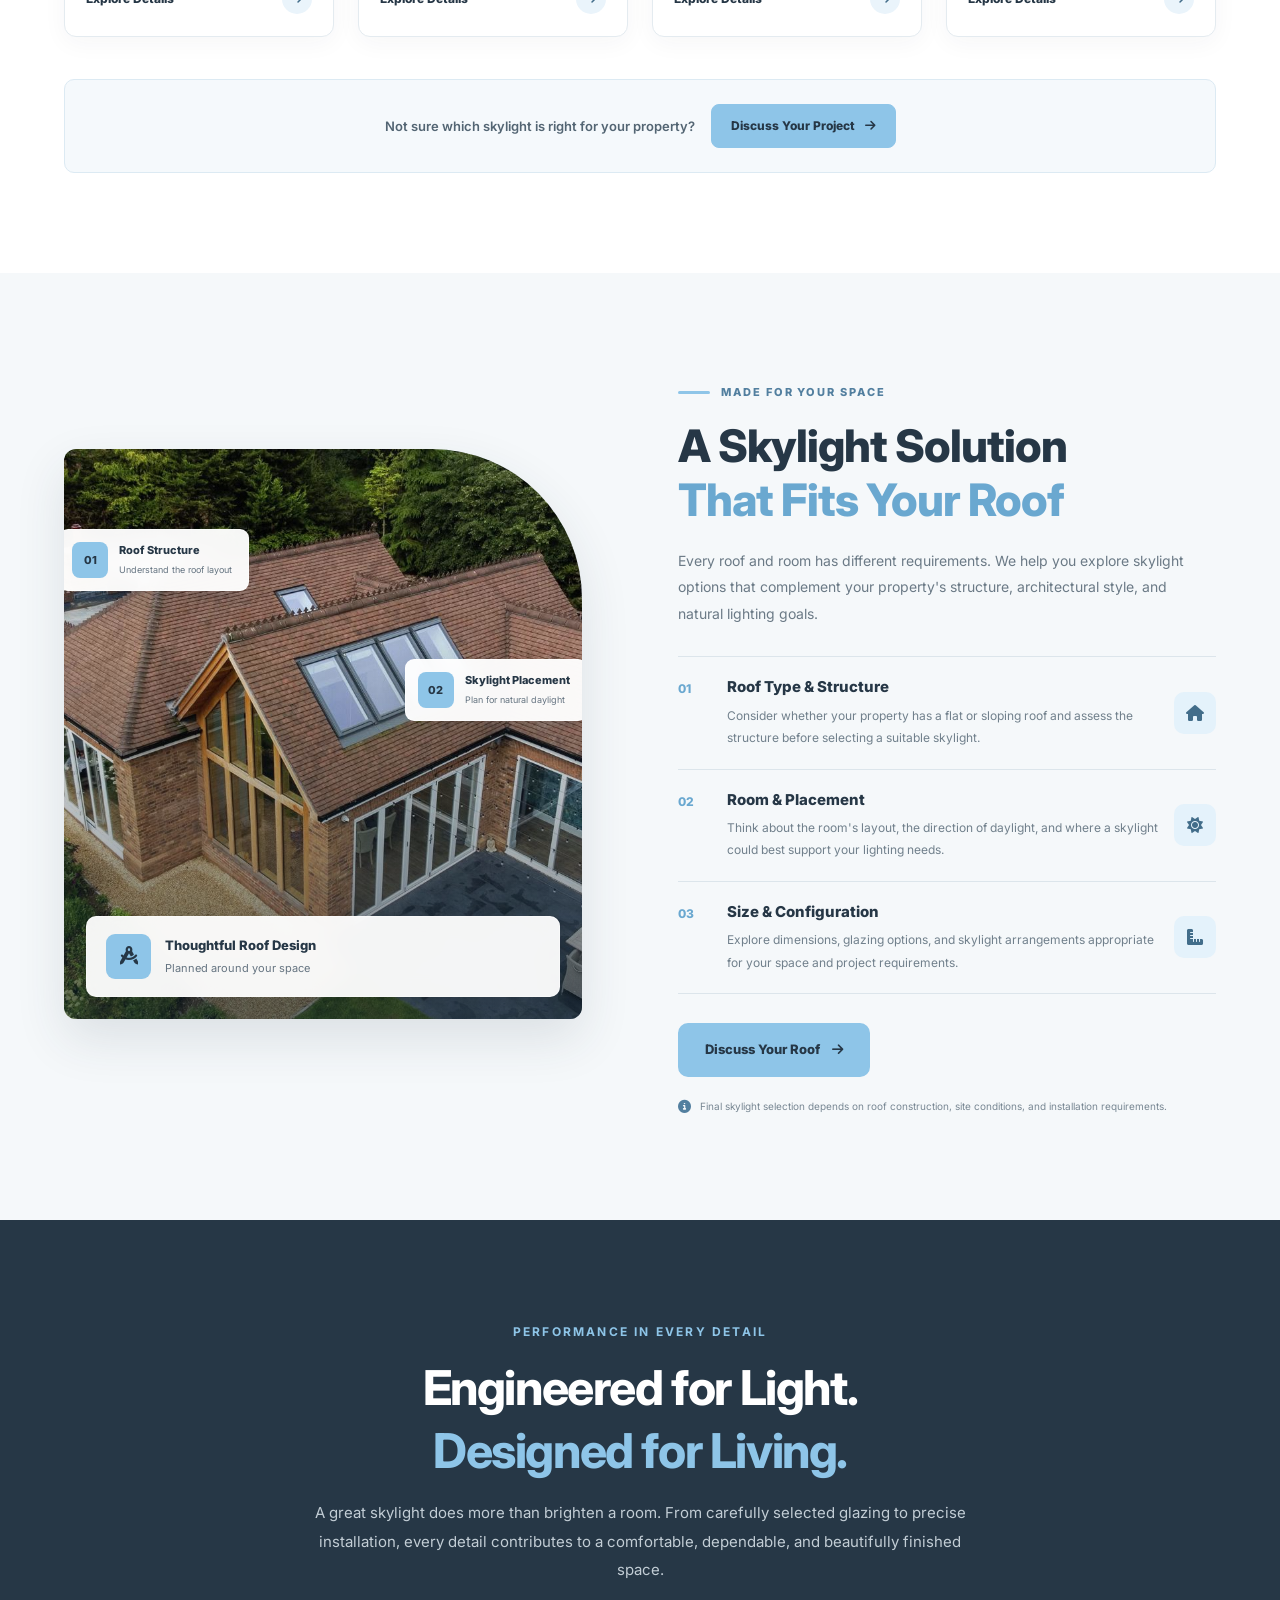
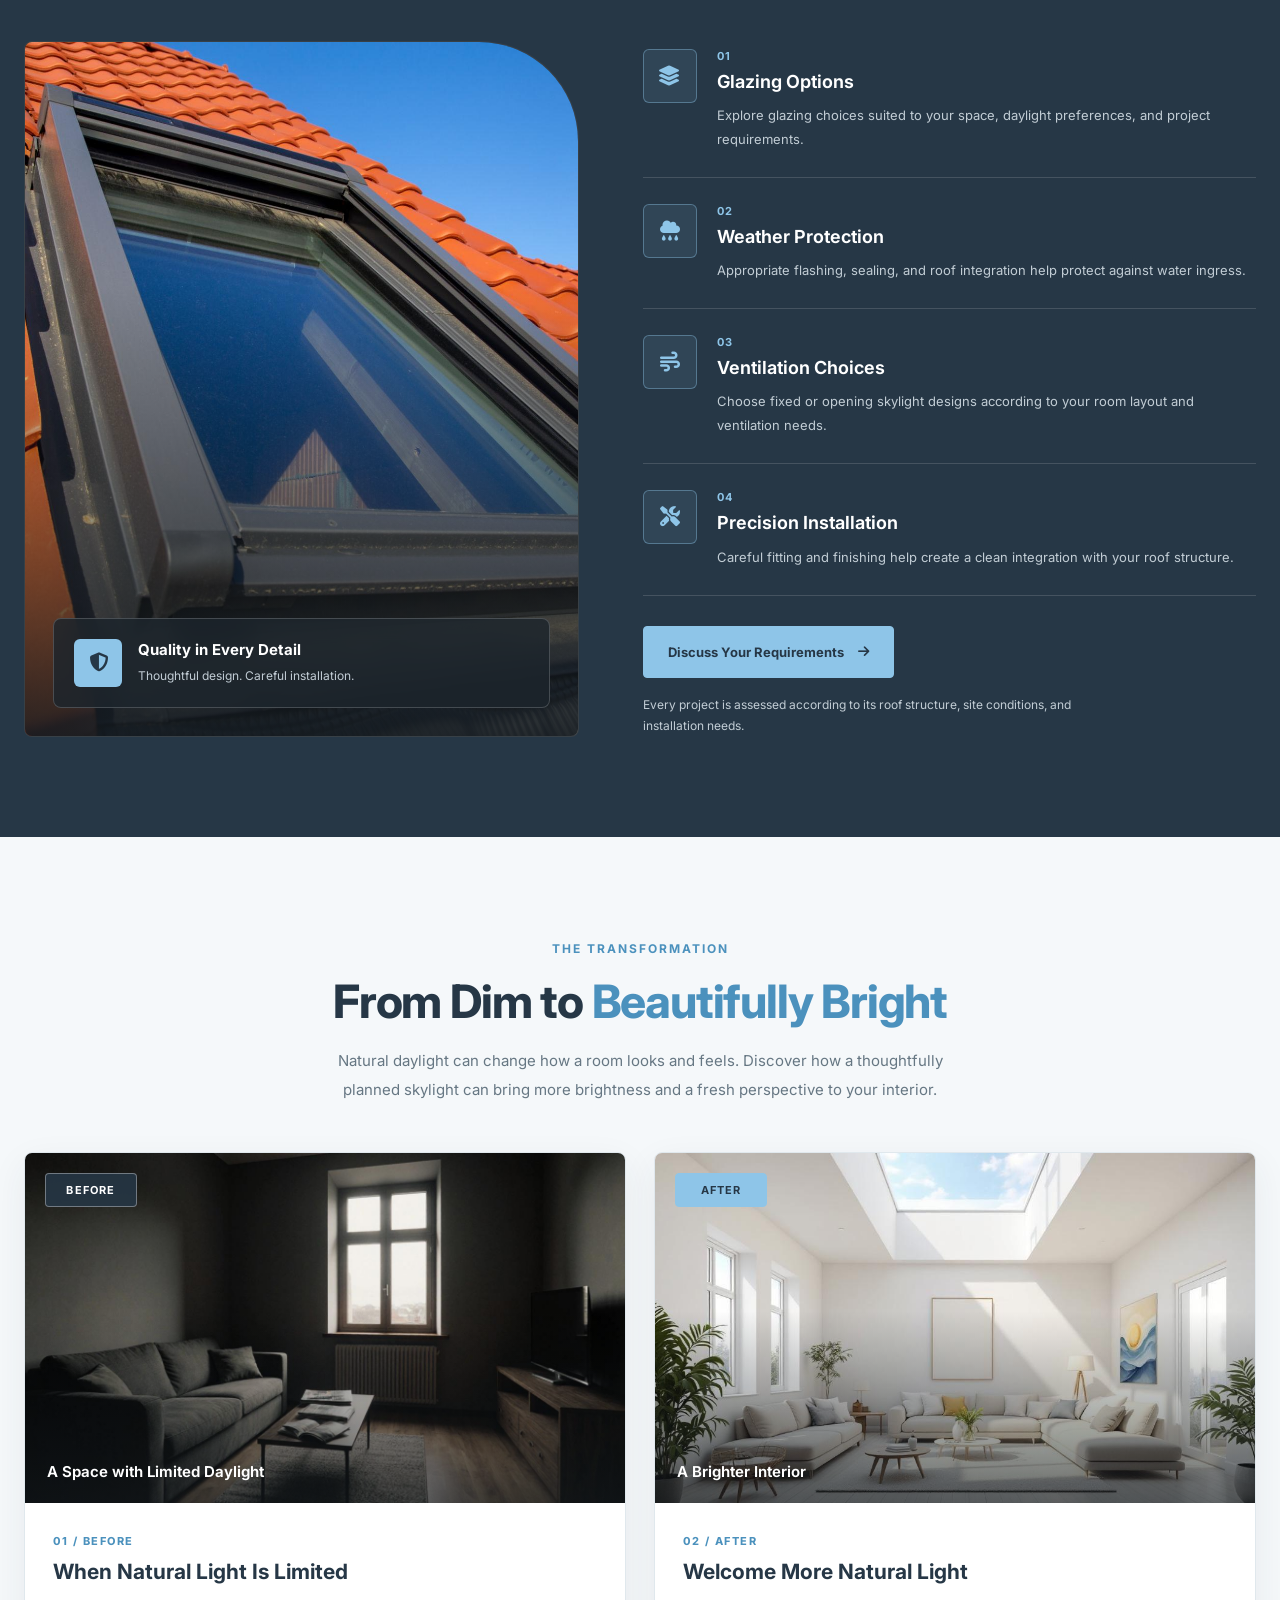
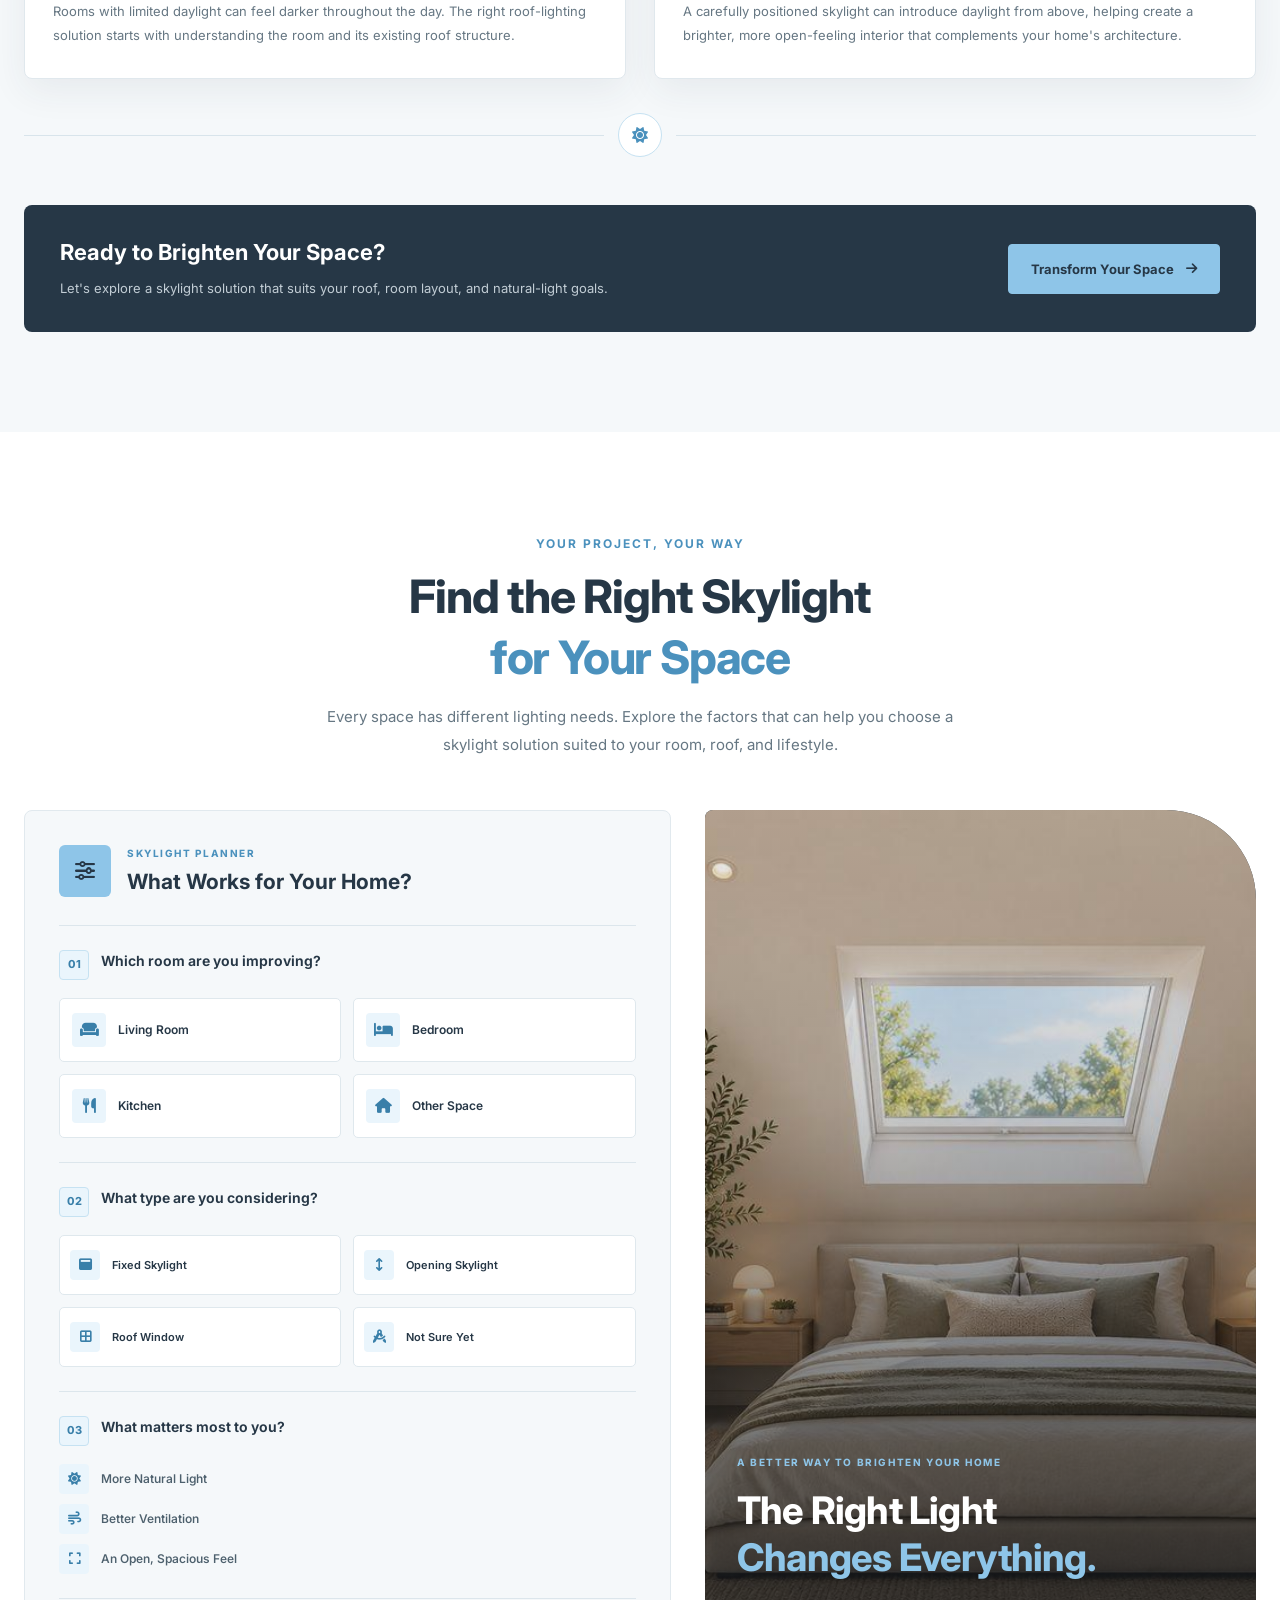
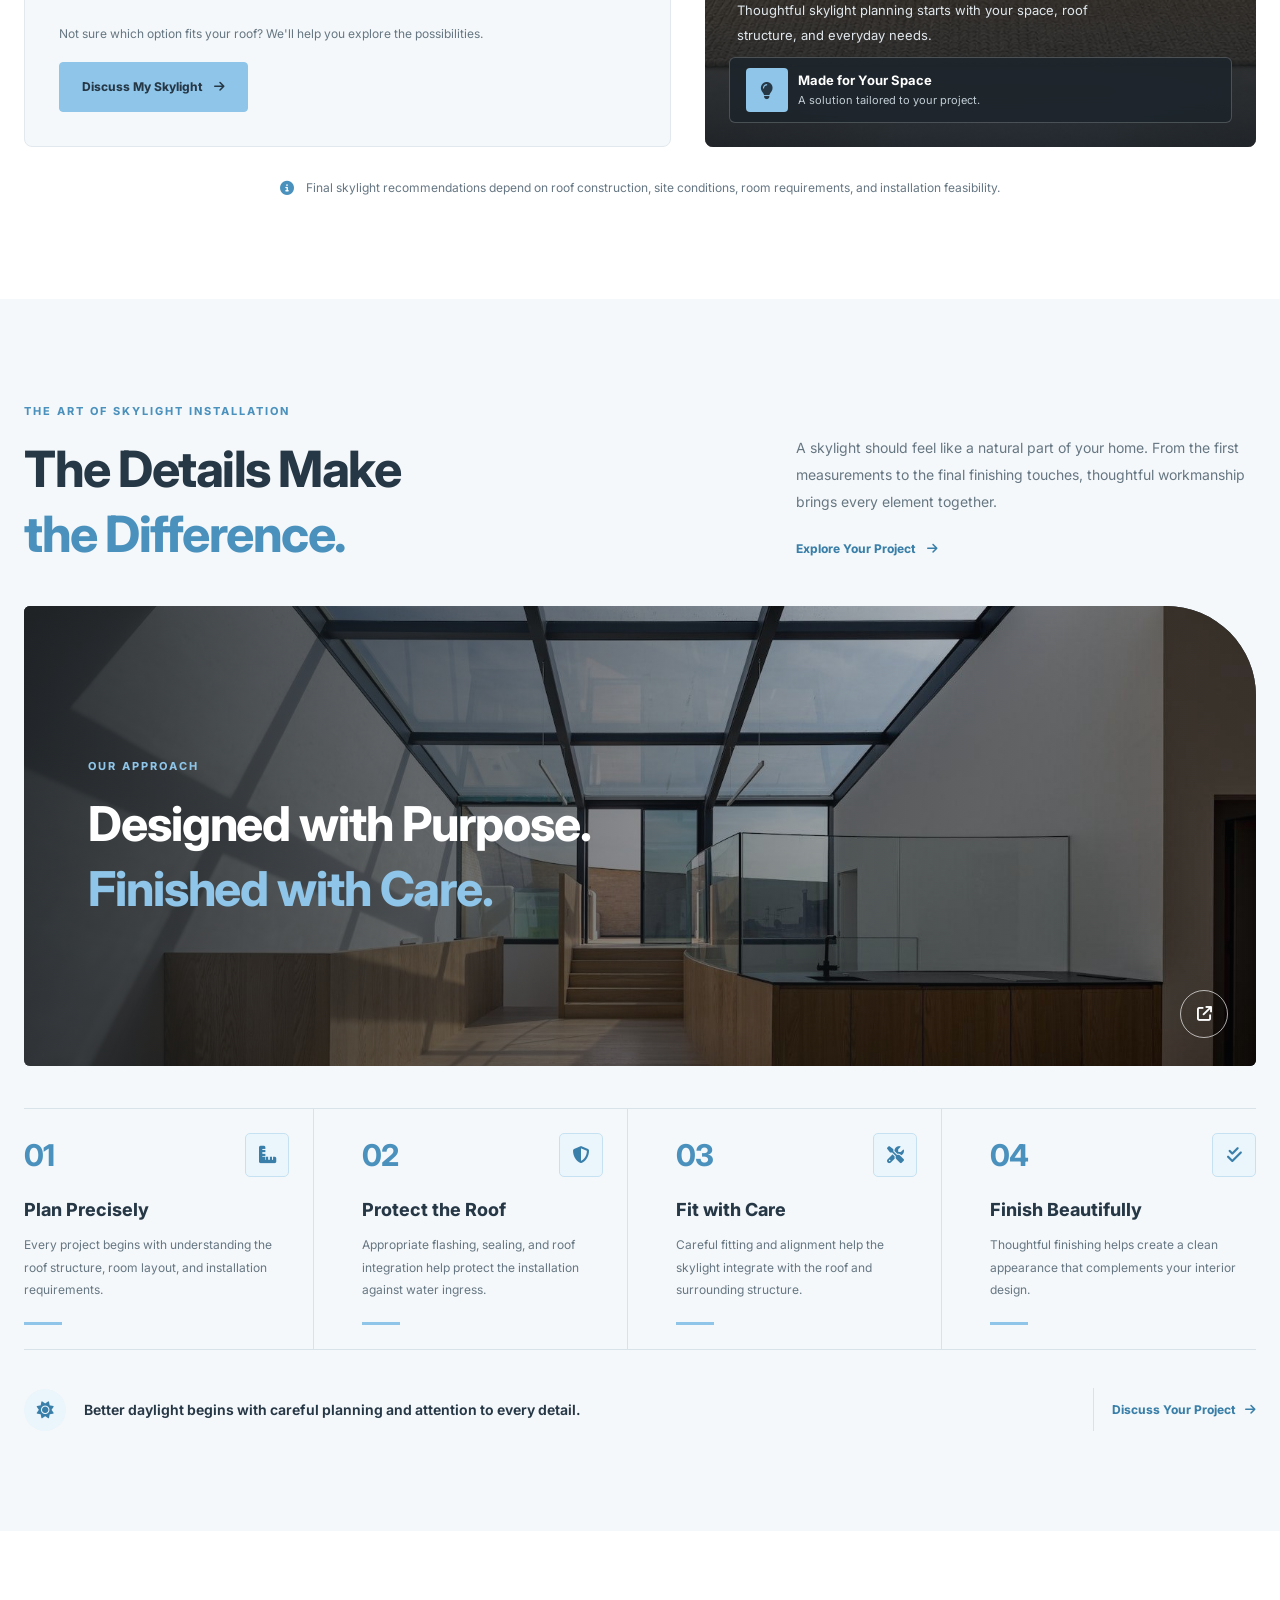
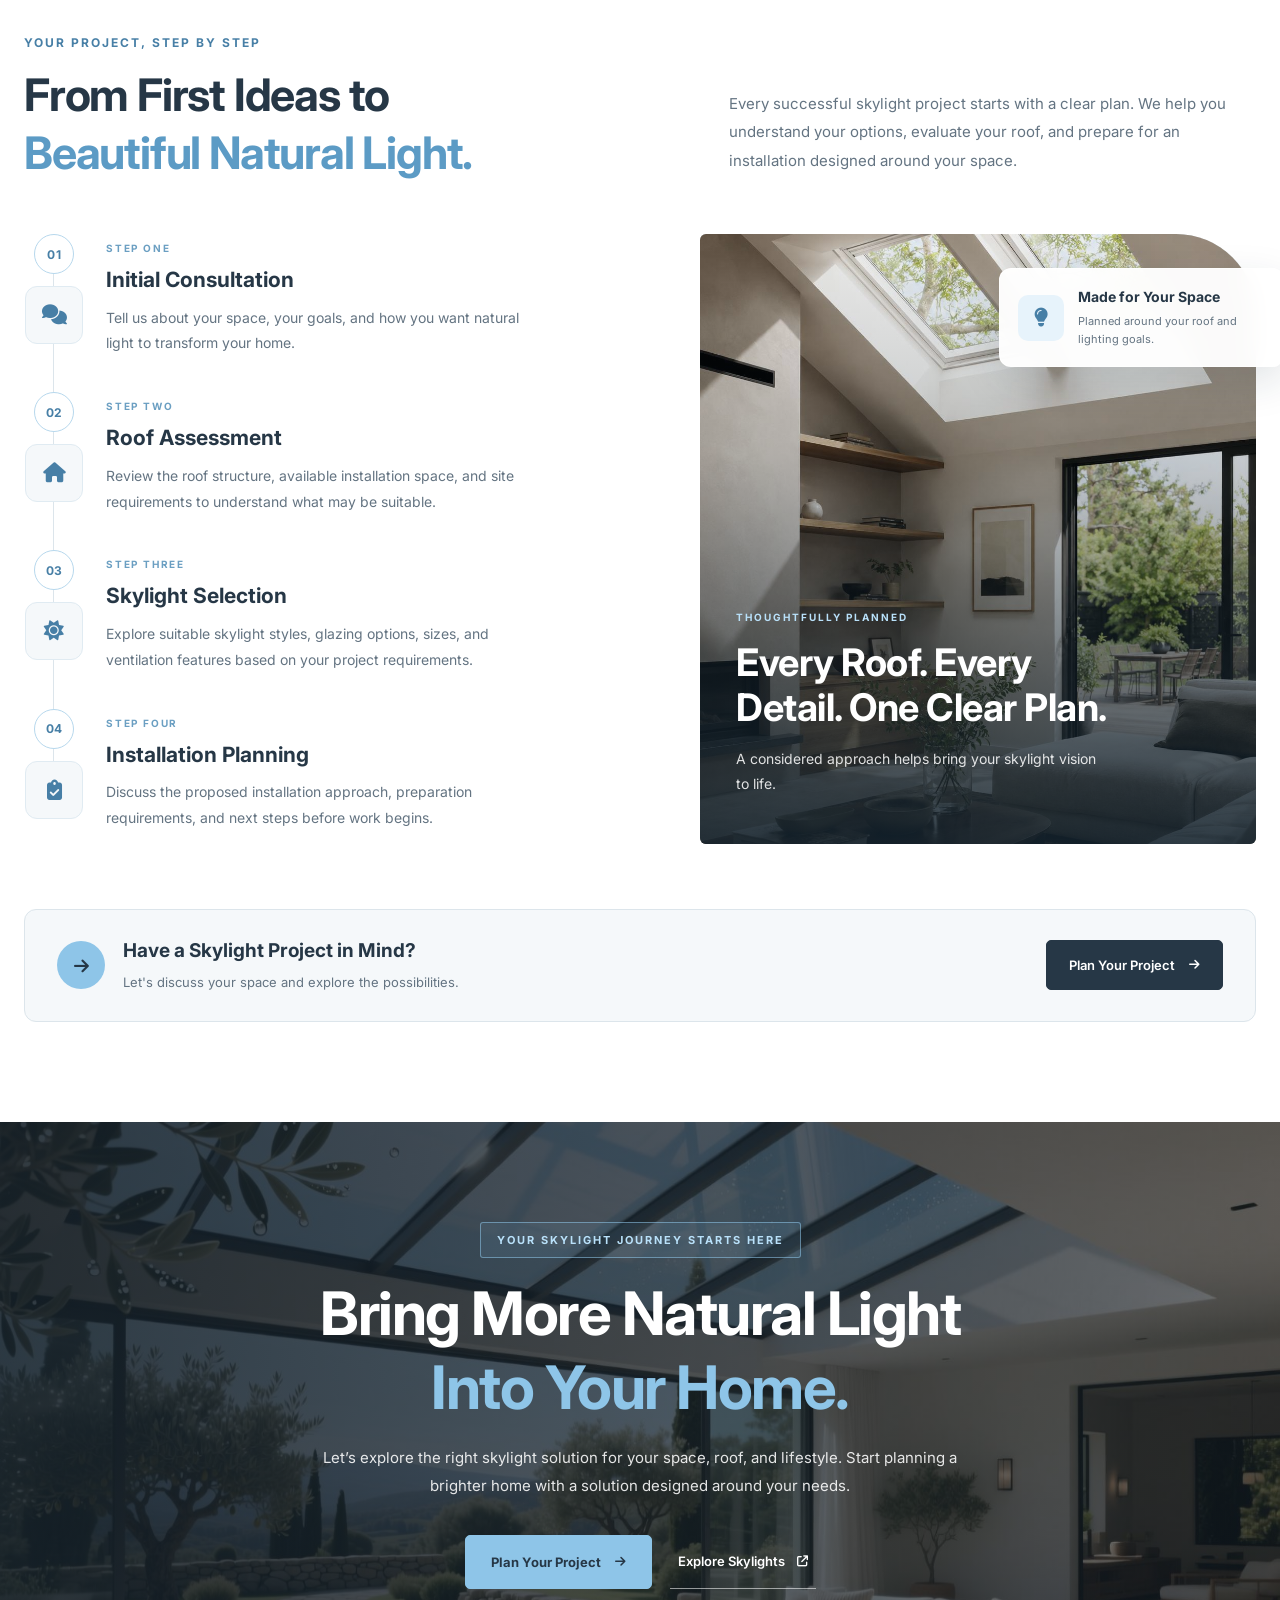
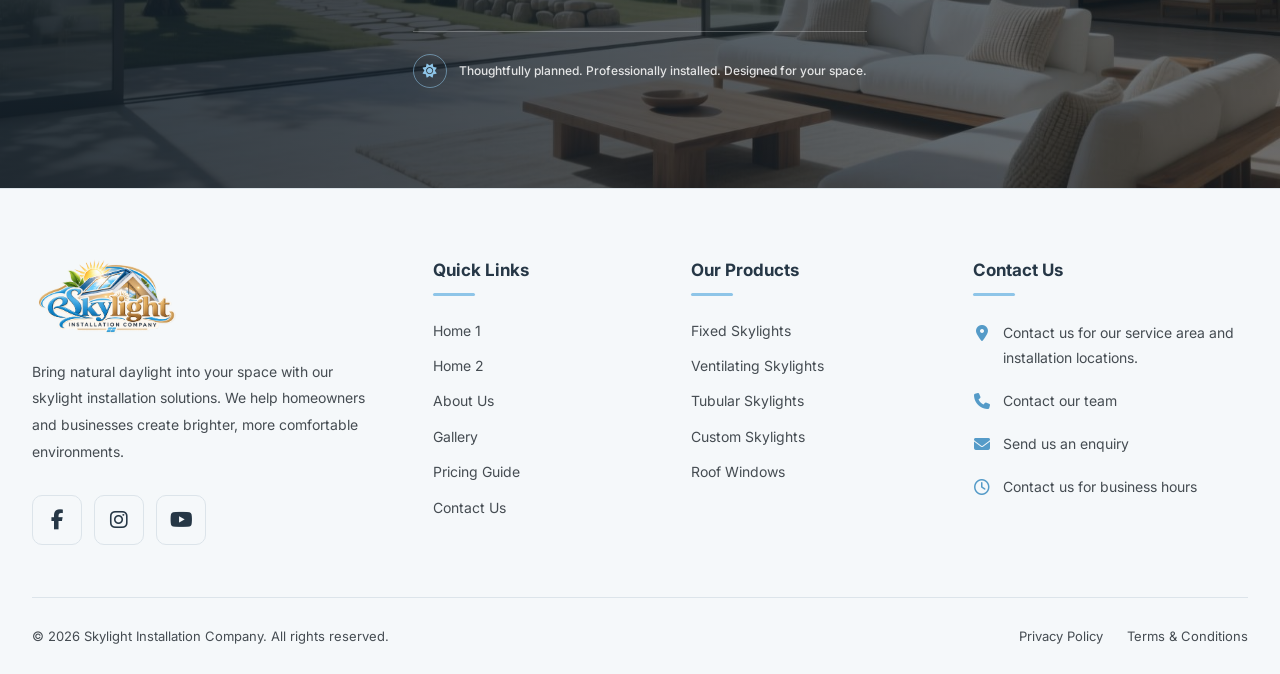
<file: home-2.html>
<!DOCTYPE html>
<html lang="en">

<head>
    <meta charset="UTF-8">
    <meta name="viewport" content="width=device-width, initial-scale=1.0">

    <meta
        name="description"
        content="Discover premium skylight products and professional skylight installation services."
    >

    <title>Skylight Installation Company</title>
    <!-- Favicon -->

  <link rel="icon" type="image/png" href="images/logo.png">

    <!-- GOOGLE FONT -->
    <link rel="preconnect" href="https://fonts.googleapis.com">
    <link rel="preconnect" href="https://fonts.gstatic.com" crossorigin>

    <link
        href="https://fonts.googleapis.com/css2?family=Inter:wght@400;500;600;700;800&display=swap"
        rel="stylesheet"
    >

    <!-- FONT AWESOME -->
    <link
        rel="stylesheet"
        href="https://cdnjs.cloudflare.com/ajax/libs/font-awesome/6.7.2/css/all.min.css"
    >

    <!-- MAIN CSS -->
    <link rel="stylesheet" href="css/style.css">

    <!-- RESPONSIVE CSS -->
    <link rel="stylesheet" href="css/responsive.css">
</head>

<body>

    <!-- ==========================================
         HEADER START
    =========================================== -->

    

<!-- =====================================================
     SKYLIGHT INSTALLATION COMPANY - HEADER
====================================================== -->

<header class="site-header" id="siteHeader">

    <div class="header-container">

        <!-- LOGO - LEFT -->
        <a
            href="index.html"
            class="site-logo"
            aria-label="Skylight Installation Company Home"
        >
            <img
                src="images/logo.png"
                alt="Skylight Installation Company"
                class="logo-image"
            >
        </a>


        <!-- HAMBURGER - RESPONSIVE -->
        <button
            class="menu-toggle"
            id="menuToggle"
            type="button"
            aria-label="Open navigation menu"
            aria-controls="mainNavigation"
            aria-expanded="false"
        >
            <span></span>
            <span></span>
            <span></span>
        </button>


        <!-- NAVIGATION - CENTER -->
        <nav
            class="main-navigation"
            id="mainNavigation"
            aria-label="Main navigation"
        >

            <ul class="nav-list">

                <!-- HOME DROPDOWN -->
                <li class="nav-item has-dropdown">

                    <button
                        class="nav-link dropdown-toggle active" 
                        type="button"
                        aria-expanded="false"
                        aria-controls="homeDropdown"
                    >
                        <span>Home</span>

                        <i
                            class="fa-solid fa-chevron-down"
                            aria-hidden="true"
                        ></i>
                    </button>

                    <ul
                        class="dropdown-menu"
                        id="homeDropdown"
                    >
                        <li>
                            <a href="index.html">Home 1</a>
                        </li>

                        <li>
                            <a href="home-2.html"class="active">Home 2</a>
                        </li>
                    </ul>

                </li>
                <!-- ABOUT US -->
                <li class="nav-item">
                    <a href="about.html" class="nav-link">
                        About Us
                    </a>
                </li>


                <!-- PRODUCTS -->
                <li class="nav-item">
                    <a href="products.html" class="nav-link">
                        Products
                    </a>
                </li>


                <!-- GALLERY -->
                <li class="nav-item">
                    <a href="gallery.html" class="nav-link">
                        Gallery
                    </a>
                </li>


                <!-- PRICING GUIDE -->
                <li class="nav-item">
                    <a href="pricing.html" class="nav-link">
                        Pricing Guide
                    </a>
                </li>


                


                <!-- CONTACT -->
                <li class="nav-item">
                    <a href="contact.html" class="nav-link">
                        Contact
                    </a>
                </li>

            </ul>


            <!-- ACTIONS INSIDE RESPONSIVE NAVIGATION -->
            <div class="header-actions">

                <!-- RTL TOGGLE -->
                <button
                    type="button"
                    class="header-icon-btn rtl-toggle"
                    id="rtlToggle"
                    aria-label="Switch to right-to-left layout"
                    aria-pressed="false"
                    title="Toggle RTL"
                >
                    <i
                        class="fa-solid fa-right-left"
                        aria-hidden="true"
                    ></i>
                </button>


                <!-- DARK MODE TOGGLE -->
                <button
                    type="button"
                    class="header-icon-btn dark-toggle"
                    id="darkModeToggle"
                    aria-label="Enable dark mode"
                    aria-pressed="false"
                    title="Toggle dark mode"
                >
                    <i
                        class="fa-solid fa-moon"
                        aria-hidden="true"
                    ></i>
                </button>


                <!-- LOGIN BUTTON -->
                <a href="login.html" class="login-btn">

                    <i
                        class="fa-regular fa-user"
                        aria-hidden="true"
                    ></i>

                    <span>Login</span>

                </a>

            </div>

        </nav>

    </div>

</header>

<!-- END HEADER -->

<!-- END HEADER -->


    <!-- ==========================================
         HEADER END
    =========================================== -->


    <!-- ==========================================
         TEMPORARY HOME HERO
         Replace this section when building Home 1
    =========================================== -->

    <main>

<!-- =====================================================
     HOME 2 — SECTION 1: SPLIT HERO BANNER
====================================================== -->

<section class="home2-hero" id="home2Hero">

    <div class="home2-hero-container">

        <!-- LEFT: HERO CONTENT -->
        <div class="home2-hero-content">

            <span class="home2-hero-eyebrow">
                <span class="home2-hero-eyebrow-line"></span>
                SKYLIGHT DESIGN & INSTALLATION
            </span>

            <h1 class="home2-hero-title">
                Bring the
                <span>Sky Into</span>
                Your Home
            </h1>

            <p class="home2-hero-description">
                Discover beautifully designed skylight solutions that
                transform ordinary spaces with natural daylight,
                elegant architecture, and professional installation.
            </p>

            <!-- HERO ACTIONS -->
            <div class="home2-hero-actions">

                <a href="contact.html"
                   class="home2-hero-button home2-hero-button-primary">
                    <span>Plan Your Project</span>
                    <i class="fa-solid fa-arrow-right"
                       aria-hidden="true"></i>
                </a>

                <a href="products.html"
                   class="home2-hero-explore">
                    <span class="home2-hero-explore-icon">
                        <i class="fa-solid fa-arrow-up-right-from-square"
                           aria-hidden="true"></i>
                    </span>

                    <span class="home2-hero-explore-text">
                        <strong>Explore Skylights</strong>
                        <small>Find your perfect fit</small>
                    </span>
                </a>

            </div>

            <!-- HERO HIGHLIGHTS -->
            <div class="home2-hero-highlights">

                <div class="home2-hero-highlight">
                    <span class="home2-hero-highlight-icon">
                        <i class="fa-solid fa-sun"
                           aria-hidden="true"></i>
                    </span>

                    <div class="home2-hero-highlight-text">
                        <strong>Natural Light</strong>
                        <span>Brighter interiors</span>
                    </div>
                </div>

                <div class="home2-hero-highlight">
                    <span class="home2-hero-highlight-icon">
                        <i class="fa-solid fa-house-chimney-window"
                           aria-hidden="true"></i>
                    </span>

                    <div class="home2-hero-highlight-text">
                        <strong>Custom Solutions</strong>
                        <span>Designed for your space</span>
                    </div>
                </div>

            </div>

        </div>

        <!-- RIGHT: HERO IMAGE -->
        <div class="home2-hero-visual">

            <div class="home2-hero-image-frame">

                <img
                    src="images/home2-hero-skylight.jpg"
                    alt="Modern home interior featuring a large skylight and natural daylight"
                    class="home2-hero-image"
                    fetchpriority="high"
                >

                <!-- Image Label -->
                <div class="home2-hero-image-label">
                    <span class="home2-hero-image-label-icon">
                        <i class="fa-solid fa-lightbulb"
                           aria-hidden="true"></i>
                    </span>

                    <span>
                        <strong>Light Up Your Living</strong>
                        <small>Thoughtful skylight design</small>
                    </span>
                </div>

            </div>

            <!-- FLOATING EXPERIENCE BADGE -->
            <div class="home2-hero-experience">

                <span class="home2-hero-experience-icon">
                    <i class="fa-solid fa-award"
                       aria-hidden="true"></i>
                </span>

                <div class="home2-hero-experience-content">
                    <strong>Quality First</strong>
                    <span>Every detail matters</span>
                </div>

            </div>

            <!-- DECORATIVE ELEMENT -->
            <span class="home2-hero-decoration"
                  aria-hidden="true"></span>

        </div>

    </div>

    <!-- BOTTOM SCROLL INDICATOR -->
    <a href="#home2SkylightTypes"
       class="home2-hero-scroll"
       aria-label="Scroll to explore skylight types">

        <span class="home2-hero-scroll-line"></span>

        <span class="home2-hero-scroll-text">
            DISCOVER MORE
        </span>

        <i class="fa-solid fa-arrow-down"
           aria-hidden="true"></i>

    </a>

</section>

<!-- =====================================================
     HOME 2 — SECTION 2: EXPLORE SKYLIGHT TYPES
====================================================== -->

<section class="home2-types" id="home2SkylightTypes">

    <div class="home2-types-container">

        <!-- SECTION HEADER -->
        <div class="home2-types-header">

            <div class="home2-types-heading-content">

                <span class="home2-types-eyebrow">
                    FIND YOUR PERFECT FIT
                </span>

                <h2 class="home2-types-title">
                    Find the Right Skylight
                    <span>for Your Space</span>
                </h2>

            </div>

            <p class="home2-types-intro">
                From simple fixed designs to versatile opening roof
                windows, discover skylight options that complement
                your architecture and bring natural daylight indoors.
            </p>

        </div>

        <!-- SKYLIGHT PRODUCT GRID -->
        <div class="home2-types-grid">

            <!-- CARD 1: FIXED SKYLIGHTS -->
            <article class="home2-types-card">

                <a href="products.html#fixed-skylights"
                   class="home2-types-image-link"
                   aria-label="Explore fixed skylights">

                    <img
                        src="images/home2-fixed-skylight.jpg"
                        alt="Fixed glass skylight installed in a modern home"
                        class="home2-types-image"
                        loading="lazy"
                    >

                    <span class="home2-types-image-number">
                        01
                    </span>

                    <span class="home2-types-image-arrow"
                          aria-hidden="true">
                        <i class="fa-solid fa-arrow-up-right-from-square"></i>
                    </span>

                </a>

                <div class="home2-types-card-content">

                    <span class="home2-types-category">
                        NATURAL DAYLIGHT
                    </span>

                    <h3 class="home2-types-card-title">
                        Fixed Skylights
                    </h3>

                    <p class="home2-types-card-description">
                        Bring sunlight into darker spaces with a
                        clean, fixed glass design that complements
                        your roof and interior.
                    </p>

                    <a href="products.html#fixed-skylights"
                       class="home2-types-link">
                        <span>Explore Details</span>
                        <i class="fa-solid fa-arrow-right"
                           aria-hidden="true"></i>
                    </a>

                </div>

            </article>

            <!-- CARD 2: OPENING SKYLIGHTS -->
            <article class="home2-types-card">

                <a href="products.html#opening-skylights"
                   class="home2-types-image-link"
                   aria-label="Explore opening skylights">

                    <img
                        src="images/home2-opening-skylight.jpg"
                        alt="Opening roof skylight providing daylight and ventilation"
                        class="home2-types-image"
                        loading="lazy"
                    >

                    <span class="home2-types-image-number">
                        02
                    </span>

                    <span class="home2-types-image-arrow"
                          aria-hidden="true">
                        <i class="fa-solid fa-arrow-up-right-from-square"></i>
                    </span>

                </a>

                <div class="home2-types-card-content">

                    <span class="home2-types-category">
                        DAYLIGHT & VENTILATION
                    </span>

                    <h3 class="home2-types-card-title">
                        Opening Skylights
                    </h3>

                    <p class="home2-types-card-description">
                        Enjoy natural daylight with the added
                        flexibility of fresh-air ventilation
                        where the design allows natural light.
                    </p>

                    <a href="products.html#opening-skylights"
                       class="home2-types-link">
                        <span>Explore Details</span>
                        <i class="fa-solid fa-arrow-right"
                           aria-hidden="true"></i>
                    </a>

                </div>

            </article>

            <!-- CARD 3: ROOF WINDOWS -->
            <article class="home2-types-card">

                <a href="products.html#roof-windows"
                   class="home2-types-image-link"
                   aria-label="Explore roof windows">

                    <img
                        src="images/home2-roof-window.jpg"
                        alt="Modern roof window fitted into a sloping roof"
                        class="home2-types-image"
                        loading="lazy"
                    >

                    <span class="home2-types-image-number">
                        03
                    </span>

                    <span class="home2-types-image-arrow"
                          aria-hidden="true">
                        <i class="fa-solid fa-arrow-up-right-from-square"></i>
                    </span>

                </a>

                <div class="home2-types-card-content">

                    <span class="home2-types-category">
                        SLOPING ROOF SOLUTIONS
                    </span>

                    <h3 class="home2-types-card-title">
                        Roof Windows
                    </h3>

                    <p class="home2-types-card-description">
                        Make attic rooms and upper floors feel
                        more open with roof windows designed
                        for sloping roof applications.
                    </p>

                    <a href="products.html#roof-windows"
                       class="home2-types-link">
                        <span>Explore Details</span>
                        <i class="fa-solid fa-arrow-right"
                           aria-hidden="true"></i>
                    </a>

                </div>

            </article>

            <!-- CARD 4: CUSTOM GLASS ROOFS -->
            <article class="home2-types-card">

                <a href="products.html#custom-glass-roofs"
                   class="home2-types-image-link"
                   aria-label="Explore custom glass roof solutions">

                    <img
                        src="images/home2-custom-glass-roof.jpg"
                        alt="Custom glass roof illuminating a contemporary living space"
                        class="home2-types-image"
                        loading="lazy"
                    >

                    <span class="home2-types-image-number">
                        04
                    </span>

                    <span class="home2-types-image-arrow"
                          aria-hidden="true">
                        <i class="fa-solid fa-arrow-up-right-from-square"></i>
                    </span>

                </a>

                <div class="home2-types-card-content">

                    <span class="home2-types-category">
                        BESPOKE ARCHITECTURE
                    </span>

                    <h3 class="home2-types-card-title">
                        Custom Glass Roofs
                    </h3>

                    <p class="home2-types-card-description">
                        Create a distinctive architectural feature
                        with a glass roof solution tailored to
                        your space and project requirements.
                    </p>

                    <a href="products.html#custom-glass-roofs"
                       class="home2-types-link">
                        <span>Explore Details</span>
                        <i class="fa-solid fa-arrow-right"
                           aria-hidden="true"></i>
                    </a>

                </div>

            </article>

        </div>

        <!-- BOTTOM CTA -->
        <div class="home2-types-bottom">

            <p>
                Not sure which skylight is right for your property?
            </p>

            <a href="contact.html" class="home2-types-contact">
                Discuss Your Project
                <i class="fa-solid fa-arrow-right"
                   aria-hidden="true"></i>
            </a>

        </div>

    </div>

</section>

<!-- =====================================================
     HOME 2 — SECTION 3: DESIGNED AROUND YOUR ROOF
====================================================== -->

<section class="home2-design" id="home2Design">

    <div class="home2-design-container">

        <!-- LEFT: ARCHITECTURAL VISUAL -->
        <div class="home2-design-visual">

            <div class="home2-design-image-frame">

                <img
                    src="images/home2-roof-design.jpg"
                    alt="Modern residential roof featuring carefully positioned skylights"
                    class="home2-design-image"
                    loading="lazy"
                >

                <!-- IMAGE OVERLAY -->
                <div class="home2-design-image-overlay"></div>

                <!-- IMAGE LABEL -->
                <div class="home2-design-image-label">
                    <span class="home2-design-label-icon">
                        <i class="fa-solid fa-compass-drafting"
                           aria-hidden="true"></i>
                    </span>

                    <div>
                        <strong>Thoughtful Roof Design</strong>
                        <span>Planned around your space</span>
                    </div>
                </div>

                <!-- CALLOUT 01 -->
                <div class="home2-design-callout home2-design-callout-one">

                    <span class="home2-design-callout-number">01</span>

                    <div class="home2-design-callout-text">
                        <strong>Roof Structure</strong>
                        <span>Understand the roof layout</span>
                    </div>

                </div>

                <!-- CALLOUT 02 -->
                <div class="home2-design-callout home2-design-callout-two">

                    <span class="home2-design-callout-number">02</span>

                    <div class="home2-design-callout-text">
                        <strong>Skylight Placement</strong>
                        <span>Plan for natural daylight</span>
                    </div>

                </div>

            </div>

            <!-- DECORATIVE SHAPE -->
            <span class="home2-design-decoration"
                  aria-hidden="true"></span>

        </div>

        <!-- RIGHT: DESIGN CONTENT -->
        <div class="home2-design-content">

            <span class="home2-design-eyebrow">
                <span class="home2-design-eyebrow-line"></span>
                MADE FOR YOUR SPACE
            </span>

            <h2 class="home2-design-title">
                A Skylight Solution
                <span>That Fits Your Roof</span>
            </h2>

            <p class="home2-design-description">
                Every roof and room has different requirements.
                We help you explore skylight options that complement
                your property's structure, architectural style,
                and natural lighting goals.
            </p>

            <!-- DESIGN CONSIDERATIONS -->
            <div class="home2-design-details">

                <!-- DETAIL 01 -->
                <article class="home2-design-detail">

                    <span class="home2-design-detail-number">
                        01
                    </span>

                    <div class="home2-design-detail-content">

                        <h3>Roof Type & Structure</h3>

                        <p>
                            Consider whether your property has a flat
                            or sloping roof and assess the structure
                            before selecting a suitable skylight.
                        </p>

                    </div>

                    <span class="home2-design-detail-icon">
                        <i class="fa-solid fa-house"
                           aria-hidden="true"></i>
                    </span>

                </article>

                <!-- DETAIL 02 -->
                <article class="home2-design-detail">

                    <span class="home2-design-detail-number">
                        02
                    </span>

                    <div class="home2-design-detail-content">

                        <h3>Room & Placement</h3>

                        <p>
                            Think about the room's layout, the
                            direction of daylight, and where a skylight
                            could best support your lighting needs.
                        </p>

                    </div>

                    <span class="home2-design-detail-icon">
                        <i class="fa-solid fa-sun"
                           aria-hidden="true"></i>
                    </span>

                </article>

                <!-- DETAIL 03 -->
                <article class="home2-design-detail">

                    <span class="home2-design-detail-number">
                        03
                    </span>

                    <div class="home2-design-detail-content">

                        <h3>Size & Configuration</h3>

                        <p>
                            Explore dimensions, glazing options, and
                            skylight arrangements appropriate for
                            your space and project requirements.
                        </p>

                    </div>

                    <span class="home2-design-detail-icon">
                        <i class="fa-solid fa-ruler-combined"
                           aria-hidden="true"></i>
                    </span>

                </article>

            </div>

            <!-- CTA -->
            <a href="contact.html"
               class="home2-design-button">

                <span>Discuss Your Roof</span>

                <i class="fa-solid fa-arrow-right"
                   aria-hidden="true"></i>

            </a>

            <!-- SUPPORTING NOTE -->
            <p class="home2-design-note">
                <i class="fa-solid fa-circle-info"
                   aria-hidden="true"></i>

                <span>
                    Final skylight selection depends on roof
                    construction, site conditions, and installation
                    requirements.
                </span>
            </p>

        </div>

    </div>

</section>

<!-- =====================================================
     HOME 2 - SECTION 4: BUILT FOR PERFORMANCE
====================================================== -->

<section class="home2-performance" id="home2Performance">

    <div class="home2-performance-container">

        <!-- SECTION HEADER -->
        <div class="home2-performance-header">

            <span class="home2-performance-eyebrow">
                PERFORMANCE IN EVERY DETAIL
            </span>

            <h2 class="home2-performance-title">
                Engineered for Light.
                <span>Designed for Living.</span>
            </h2>

            <p class="home2-performance-description">
                A great skylight does more than brighten a room.
                From carefully selected glazing to precise installation,
                every detail contributes to a comfortable, dependable,
                and beautifully finished space.
            </p>

        </div>


        <!-- PERFORMANCE CONTENT -->
        <div class="home2-performance-grid">

            <!-- LEFT: PERFORMANCE IMAGE -->
            <div class="home2-performance-visual">

                <img
                    src="images/home2-performance-detail.jpg"
                    alt="Close-up of a professionally installed skylight frame and glass"
                    class="home2-performance-image"
                    loading="lazy"
                >

                <div class="home2-performance-image-overlay"></div>

                <div class="home2-performance-image-caption">

                    <span class="home2-performance-caption-icon">
                        <i class="fa-solid fa-shield-halved"
                           aria-hidden="true"></i>
                    </span>

                    <div class="home2-performance-caption-content">
                        <strong>Quality in Every Detail</strong>
                        <p>Thoughtful design. Careful installation.</p>
                    </div>

                </div>

            </div>


            <!-- RIGHT: PERFORMANCE FEATURES -->
            <div class="home2-performance-content">

                <!-- FEATURE 1 -->
                <article class="home2-performance-item">

                    <div class="home2-performance-icon">
                        <i class="fa-solid fa-layer-group"
                           aria-hidden="true"></i>
                    </div>

                    <div class="home2-performance-item-content">

                        <span class="home2-performance-number">01</span>

                        <h3>Glazing Options</h3>

                        <p>
                            Explore glazing choices suited to your space,
                            daylight preferences, and project requirements.
                        </p>

                    </div>

                </article>


                <!-- FEATURE 2 -->
                <article class="home2-performance-item">

                    <div class="home2-performance-icon">
                        <i class="fa-solid fa-cloud-rain"
                           aria-hidden="true"></i>
                    </div>

                    <div class="home2-performance-item-content">

                        <span class="home2-performance-number">02</span>

                        <h3>Weather Protection</h3>

                        <p>
                            Appropriate flashing, sealing, and roof
                            integration help protect against water ingress.
                        </p>

                    </div>

                </article>


                <!-- FEATURE 3 -->
                <article class="home2-performance-item">

                    <div class="home2-performance-icon">
                        <i class="fa-solid fa-wind"
                           aria-hidden="true"></i>
                    </div>

                    <div class="home2-performance-item-content">

                        <span class="home2-performance-number">03</span>

                        <h3>Ventilation Choices</h3>

                        <p>
                            Choose fixed or opening skylight designs
                            according to your room layout and ventilation needs.
                        </p>

                    </div>

                </article>


                <!-- FEATURE 4 -->
                <article class="home2-performance-item">

                    <div class="home2-performance-icon">
                        <i class="fa-solid fa-screwdriver-wrench"
                           aria-hidden="true"></i>
                    </div>

                    <div class="home2-performance-item-content">

                        <span class="home2-performance-number">04</span>

                        <h3>Precision Installation</h3>

                        <p>
                            Careful fitting and finishing help create
                            a clean integration with your roof structure.
                        </p>

                    </div>

                </article>


                <!-- CTA -->
                <div class="home2-performance-action">

                    <a href="contact.html"
                       class="home2-performance-btn">

                        Discuss Your Requirements

                        <i class="fa-solid fa-arrow-right"
                           aria-hidden="true"></i>

                    </a>

                    <p class="home2-performance-note">
                        Every project is assessed according to its roof
                        structure, site conditions, and installation needs.
                    </p>

                </div>

            </div>

        </div>

    </div>

</section>

<!-- =====================================================
     HOME 2 - SECTION 5: SEE THE DIFFERENCE
====================================================== -->

<section class="home2-transformation" id="home2Transformation">

    <div class="home2-transformation-container">

        <!-- SECTION HEADER -->
        <div class="home2-transformation-header">

            <span class="home2-transformation-eyebrow">
                THE TRANSFORMATION
            </span>

            <h2 class="home2-transformation-title">
                From Dim to
                <span>Beautifully Bright</span>
            </h2>

            <p class="home2-transformation-description">
                Natural daylight can change how a room looks and feels.
                Discover how a thoughtfully planned skylight can bring
                more brightness and a fresh perspective to your interior.
            </p>

        </div>


        <!-- BEFORE AND AFTER COMPARISON -->
        <div class="home2-transformation-grid">

            <!-- BEFORE INSTALLATION -->
            <article class="home2-transformation-card home2-transformation-card-before">

                <div class="home2-transformation-image-wrap">

                    <img
                        src="images/home2-transformation-before.jpg"
                        alt="Interior room with limited natural daylight before skylight installation"
                        class="home2-transformation-image"
                        loading="lazy"
                    >

                    <div class="home2-transformation-image-overlay"></div>

                    <span class="home2-transformation-badge">
                        BEFORE
                    </span>

                    <div class="home2-transformation-image-label">
                        A Space with Limited Daylight
                    </div>

                </div>

                <div class="home2-transformation-content">

                    <span class="home2-transformation-step">
                        01 / BEFORE
                    </span>

                    <h3 class="home2-transformation-card-title">
                        When Natural Light Is Limited
                    </h3>

                    <p class="home2-transformation-card-description">
                        Rooms with limited daylight can feel darker
                        throughout the day. The right roof-lighting
                        solution starts with understanding the room
                        and its existing roof structure.
                    </p>

                </div>

            </article>


            <!-- AFTER INSTALLATION -->
            <article class="home2-transformation-card home2-transformation-card-after">

                <div class="home2-transformation-image-wrap">

                    <img
                        src="images/home2-transformation-after.jpg"
                        alt="Bright modern interior with a professionally installed skylight"
                        class="home2-transformation-image"
                        loading="lazy"
                    >

                    <div class="home2-transformation-image-overlay"></div>

                    <span class="home2-transformation-badge">
                        AFTER
                    </span>

                    <div class="home2-transformation-image-label">
                        A Brighter Interior
                    </div>

                </div>

                <div class="home2-transformation-content">

                    <span class="home2-transformation-step">
                        02 / AFTER
                    </span>

                    <h3 class="home2-transformation-card-title">
                        Welcome More Natural Light
                    </h3>

                    <p class="home2-transformation-card-description">
                        A carefully positioned skylight can introduce
                        daylight from above, helping create a brighter,
                        more open-feeling interior that complements
                        your home's architecture.
                    </p>

                </div>

            </article>

        </div>


        <!-- TRANSFORMATION DIVIDER -->
        <div class="home2-transformation-divider" aria-hidden="true">

            <span class="home2-transformation-divider-icon">
                <i class="fa-solid fa-sun"></i>
            </span>

        </div>


        <!-- BOTTOM CTA -->
        <div class="home2-transformation-cta">

            <div class="home2-transformation-cta-content">

                <h3 class="home2-transformation-cta-title">
                    Ready to Brighten Your Space?
                </h3>

                <p class="home2-transformation-cta-description">
                    Let's explore a skylight solution that suits your
                    roof, room layout, and natural-light goals.
                </p>

            </div>

            <a href="contact.html" class="home2-transformation-btn">

                Transform Your Space

                <i class="fa-solid fa-arrow-right"
                   aria-hidden="true"></i>

            </a>

        </div>

    </div>

</section>

<!-- =====================================================
     HOME 2 - SECTION 6: FIND THE RIGHT SKYLIGHT
====================================================== -->

<section class="home2-finder" id="home2Finder">

    <div class="home2-finder-container">

        <!-- SECTION HEADER -->
        <div class="home2-finder-header">

            <span class="home2-finder-eyebrow">
                YOUR PROJECT, YOUR WAY
            </span>

            <h2 class="home2-finder-title">
                Find the Right Skylight
                <span>for Your Space</span>
            </h2>

            <p class="home2-finder-description">
                Every space has different lighting needs. Explore the
                factors that can help you choose a skylight solution
                suited to your room, roof, and lifestyle.
            </p>

        </div>


        <!-- FINDER LAYOUT -->
        <div class="home2-finder-grid">

            <!-- LEFT: SELECTION PANEL -->
            <div class="home2-finder-panel">

                <div class="home2-finder-panel-heading">

                    <span class="home2-finder-panel-icon">
                        <i class="fa-solid fa-sliders"
                           aria-hidden="true"></i>
                    </span>

                    <div>
                        <span class="home2-finder-panel-label">
                            SKYLIGHT PLANNER
                        </span>

                        <h3>What Works for Your Home?</h3>
                    </div>

                </div>


                <!-- OPTION GROUP 1: ROOM TYPE -->
                <div class="home2-finder-group">

                    <h4>
                        <span class="home2-finder-step">01</span>
                        Which room are you improving?
                    </h4>

                    <div class="home2-finder-options">

                        <div class="home2-finder-option">
                            <span class="home2-finder-option-icon">
                                <i class="fa-solid fa-couch"
                                   aria-hidden="true"></i>
                            </span>
                            <span>Living Room</span>
                        </div>

                        <div class="home2-finder-option">
                            <span class="home2-finder-option-icon">
                                <i class="fa-solid fa-bed"
                                   aria-hidden="true"></i>
                            </span>
                            <span>Bedroom</span>
                        </div>

                        <div class="home2-finder-option">
                            <span class="home2-finder-option-icon">
                                <i class="fa-solid fa-utensils"
                                   aria-hidden="true"></i>
                            </span>
                            <span>Kitchen</span>
                        </div>

                        <div class="home2-finder-option">
                            <span class="home2-finder-option-icon">
                                <i class="fa-solid fa-house"
                                   aria-hidden="true"></i>
                            </span>
                            <span>Other Space</span>
                        </div>

                    </div>

                </div>


                <!-- OPTION GROUP 2: SKYLIGHT TYPE -->
                <div class="home2-finder-group">

                    <h4>
                        <span class="home2-finder-step">02</span>
                        What type are you considering?
                    </h4>

                    <div class="home2-finder-options home2-finder-options-compact">

                        <div class="home2-finder-option">
                            <span class="home2-finder-option-icon">
                                <i class="fa-solid fa-window-maximize"
                                   aria-hidden="true"></i>
                            </span>
                            <span>Fixed Skylight</span>
                        </div>

                        <div class="home2-finder-option">
                            <span class="home2-finder-option-icon">
                                <i class="fa-solid fa-arrows-up-down"
                                   aria-hidden="true"></i>
                            </span>
                            <span>Opening Skylight</span>
                        </div>

                        <div class="home2-finder-option">
                            <span class="home2-finder-option-icon">
                                <i class="fa-solid fa-border-all"
                                   aria-hidden="true"></i>
                            </span>
                            <span>Roof Window</span>
                        </div>

                        <div class="home2-finder-option">
                            <span class="home2-finder-option-icon">
                                <i class="fa-solid fa-compass-drafting"
                                   aria-hidden="true"></i>
                            </span>
                            <span>Not Sure Yet</span>
                        </div>

                    </div>

                </div>


                <!-- OPTION GROUP 3: MAIN GOAL -->
                <div class="home2-finder-group home2-finder-group-last">

                    <h4>
                        <span class="home2-finder-step">03</span>
                        What matters most to you?
                    </h4>

                    <div class="home2-finder-goals">

                        <div class="home2-finder-goal">
                            <i class="fa-solid fa-sun"
                               aria-hidden="true"></i>
                            <span>More Natural Light</span>
                        </div>

                        <div class="home2-finder-goal">
                            <i class="fa-solid fa-wind"
                               aria-hidden="true"></i>
                            <span>Better Ventilation</span>
                        </div>

                        <div class="home2-finder-goal">
                            <i class="fa-solid fa-expand"
                               aria-hidden="true"></i>
                            <span>An Open, Spacious Feel</span>
                        </div>

                    </div>

                </div>


                <!-- PANEL CTA -->
                <div class="home2-finder-panel-footer">

                    <p>
                        Not sure which option fits your roof?
                        We'll help you explore the possibilities.
                    </p>

                    <a href="contact.html"
                       class="home2-finder-btn">

                        Discuss My Skylight

                        <i class="fa-solid fa-arrow-right"
                           aria-hidden="true"></i>

                    </a>

                </div>

            </div>


            <!-- RIGHT: VISUAL / SUPPORTING CONTENT -->
            <div class="home2-finder-visual">

                <img
                    src="images/home2-finder-skylight.jpg"
                    alt="Bright contemporary home interior with a roof skylight"
                    class="home2-finder-image"
                    loading="lazy"
                >

                <div class="home2-finder-image-overlay"></div>


                <!-- IMAGE CONTENT -->
                <div class="home2-finder-visual-content">

                    <span class="home2-finder-visual-eyebrow">
                        A BETTER WAY TO BRIGHTEN YOUR HOME
                    </span>

                    <h3>
                        The Right Light
                        <span>Changes Everything.</span>
                    </h3>

                    <p>
                        Thoughtful skylight planning starts with your
                        space, roof structure, and everyday needs.
                    </p>

                </div>


                <!-- FLOATING DETAIL CARD -->
                <div class="home2-finder-floating-card">

                    <span class="home2-finder-floating-icon">
                        <i class="fa-solid fa-lightbulb"
                           aria-hidden="true"></i>
                    </span>

                    <div>
                        <strong>Made for Your Space</strong>

                        <p>
                            A solution tailored to your project.
                        </p>
                    </div>

                </div>

            </div>

        </div>


        <!-- BOTTOM NOTE -->
        <div class="home2-finder-note">

            <i class="fa-solid fa-circle-info"
               aria-hidden="true"></i>

            <p>
                Final skylight recommendations depend on roof construction,
                site conditions, room requirements, and installation
                feasibility.
            </p>

        </div>

    </div>

</section>

<!-- =====================================================
     HOME 2 - SECTION 7: OUR CRAFTSMANSHIP STANDARDS
     EDITORIAL LAYOUT
====================================================== -->

<section class="home2-craftsmanship" id="home2Craftsmanship">

    <div class="home2-craftsmanship-container">

        <!-- SECTION INTRODUCTION -->
        <div class="home2-craftsmanship-header">

            <div class="home2-craftsmanship-heading">

                <span class="home2-craftsmanship-eyebrow">
                    THE ART OF SKYLIGHT INSTALLATION
                </span>

                <h2 class="home2-craftsmanship-title">
                    The Details Make
                    <span>the Difference.</span>
                </h2>

            </div>

            <div class="home2-craftsmanship-intro">

                <p>
                    A skylight should feel like a natural part of your
                    home. From the first measurements to the final
                    finishing touches, thoughtful workmanship brings
                    every element together.
                </p>

                <a href="contact.html"
                   class="home2-craftsmanship-text-link">

                    Explore Your Project

                    <i class="fa-solid fa-arrow-right"
                       aria-hidden="true"></i>

                </a>

            </div>

        </div>


        <!-- WIDE ARCHITECTURAL IMAGE -->
        <div class="home2-craftsmanship-banner">

            <img
                src="images/home2-craftsmanship-banner.jpg"
                alt="Modern architectural skylight with clean glass lines and carefully finished roof integration"
                class="home2-craftsmanship-banner-image"
                loading="lazy"
            >

            <div class="home2-craftsmanship-banner-overlay"></div>

            <!-- IMAGE LABEL -->
            <div class="home2-craftsmanship-banner-label">

                <span class="home2-craftsmanship-banner-number">
                    OUR APPROACH
                </span>

                <h3>
                    Designed with Purpose.
                    <span>Finished with Care.</span>
                </h3>

            </div>

            <!-- IMAGE CORNER DETAIL -->
            <div class="home2-craftsmanship-banner-mark"
                 aria-hidden="true">

                <i class="fa-solid fa-arrow-up-right-from-square"></i>

            </div>

        </div>


        <!-- FOUR CRAFTSMANSHIP STANDARDS -->
        <div class="home2-craftsmanship-standards">

            <!-- STANDARD 01 -->
            <article class="home2-craftsmanship-card">

                <div class="home2-craftsmanship-card-top">

                    <span class="home2-craftsmanship-card-number">
                        01
                    </span>

                    <span class="home2-craftsmanship-card-icon">
                        <i class="fa-solid fa-ruler-combined"
                           aria-hidden="true"></i>
                    </span>

                </div>

                <div class="home2-craftsmanship-card-content">

                    <h3>Plan Precisely</h3>

                    <p>
                        Every project begins with understanding the
                        roof structure, room layout, and installation
                        requirements.
                    </p>

                </div>

                <div class="home2-craftsmanship-card-line"></div>

            </article>


            <!-- STANDARD 02 -->
            <article class="home2-craftsmanship-card">

                <div class="home2-craftsmanship-card-top">

                    <span class="home2-craftsmanship-card-number">
                        02
                    </span>

                    <span class="home2-craftsmanship-card-icon">
                        <i class="fa-solid fa-shield-halved"
                           aria-hidden="true"></i>
                    </span>

                </div>

                <div class="home2-craftsmanship-card-content">

                    <h3>Protect the Roof</h3>

                    <p>
                        Appropriate flashing, sealing, and roof
                        integration help protect the installation
                        against water ingress.
                    </p>

                </div>

                <div class="home2-craftsmanship-card-line"></div>

            </article>


            <!-- STANDARD 03 -->
            <article class="home2-craftsmanship-card">

                <div class="home2-craftsmanship-card-top">

                    <span class="home2-craftsmanship-card-number">
                        03
                    </span>

                    <span class="home2-craftsmanship-card-icon">
                        <i class="fa-solid fa-screwdriver-wrench"
                           aria-hidden="true"></i>
                    </span>

                </div>

                <div class="home2-craftsmanship-card-content">

                    <h3>Fit with Care</h3>

                    <p>
                        Careful fitting and alignment help the skylight
                        integrate with the roof and surrounding structure.
                    </p>

                </div>

                <div class="home2-craftsmanship-card-line"></div>

            </article>


            <!-- STANDARD 04 -->
            <article class="home2-craftsmanship-card">

                <div class="home2-craftsmanship-card-top">

                    <span class="home2-craftsmanship-card-number">
                        04
                    </span>

                    <span class="home2-craftsmanship-card-icon">
                        <i class="fa-solid fa-check-double"
                           aria-hidden="true"></i>
                    </span>

                </div>

                <div class="home2-craftsmanship-card-content">

                    <h3>Finish Beautifully</h3>

                    <p>
                        Thoughtful finishing helps create a clean
                        appearance that complements your interior design.
                    </p>

                </div>

                <div class="home2-craftsmanship-card-line"></div>

            </article>

        </div>


        <!-- BOTTOM STATEMENT -->
        <div class="home2-craftsmanship-footer">

            <span class="home2-craftsmanship-footer-icon">
                <i class="fa-solid fa-sun"
                   aria-hidden="true"></i>
            </span>

            <p>
                Better daylight begins with careful planning
                and attention to every detail.
            </p>

            <a href="contact.html"
               class="home2-craftsmanship-footer-link">

                Discuss Your Project

                <i class="fa-solid fa-arrow-right"
                   aria-hidden="true"></i>

            </a>

        </div>

    </div>

</section>

<!-- =====================================================
     HOME 2 — SECTION 8: SKYLIGHT PROJECT PLANNING
====================================================== -->

<section class="home2-project-planning" id="home2ProjectPlanning">

    <div class="home2-project-planning-container">

        <!-- SECTION HEADER -->
        <div class="home2-project-planning-header">

            <div class="home2-project-planning-heading">

                <span class="home2-project-planning-eyebrow">
                    YOUR PROJECT, STEP BY STEP
                </span>

                <h2>
                    From First Ideas to
                    <span>Beautiful Natural Light.</span>
                </h2>

            </div>

            <div class="home2-project-planning-intro">

                <p>
                    Every successful skylight project starts with a
                    clear plan. We help you understand your options,
                    evaluate your roof, and prepare for an installation
                    designed around your space.
                </p>

            </div>

        </div>


        <!-- MAIN PLANNING CONTENT -->
        <div class="home2-project-planning-layout">

            <!-- LEFT: PROJECT TIMELINE -->
            <div class="home2-project-planning-timeline">

                <!-- STEP 01 -->
                <article class="home2-project-step">

                    <div class="home2-project-step-marker">

                        <span class="home2-project-step-number">
                            01
                        </span>

                        <span class="home2-project-step-icon">
                            <i class="fa-solid fa-comments"
                               aria-hidden="true"></i>
                        </span>

                    </div>

                    <div class="home2-project-step-content">

                        <span class="home2-project-step-label">
                            STEP ONE
                        </span>

                        <h3>
                            Initial Consultation
                        </h3>

                        <p>
                            Tell us about your space, your goals, and
                            how you want natural light to transform
                            your home.
                        </p>

                    </div>

                </article>


                <!-- STEP 02 -->
                <article class="home2-project-step">

                    <div class="home2-project-step-marker">

                        <span class="home2-project-step-number">
                            02
                        </span>

                        <span class="home2-project-step-icon">
                            <i class="fa-solid fa-house"
                               aria-hidden="true"></i>
                        </span>

                    </div>

                    <div class="home2-project-step-content">

                        <span class="home2-project-step-label">
                            STEP TWO
                        </span>

                        <h3>
                            Roof Assessment
                        </h3>

                        <p>
                            Review the roof structure, available
                            installation space, and site requirements
                            to understand what may be suitable.
                        </p>

                    </div>

                </article>


                <!-- STEP 03 -->
                <article class="home2-project-step">

                    <div class="home2-project-step-marker">

                        <span class="home2-project-step-number">
                            03
                        </span>

                        <span class="home2-project-step-icon">
                            <i class="fa-solid fa-sun"
                               aria-hidden="true"></i>
                        </span>

                    </div>

                    <div class="home2-project-step-content">

                        <span class="home2-project-step-label">
                            STEP THREE
                        </span>

                        <h3>
                            Skylight Selection
                        </h3>

                        <p>
                            Explore suitable skylight styles, glazing
                            options, sizes, and ventilation features
                            based on your project requirements.
                        </p>

                    </div>

                </article>


                <!-- STEP 04 -->
                <article class="home2-project-step">

                    <div class="home2-project-step-marker">

                        <span class="home2-project-step-number">
                            04
                        </span>

                        <span class="home2-project-step-icon">
                            <i class="fa-solid fa-clipboard-check"
                               aria-hidden="true"></i>
                        </span>

                    </div>

                    <div class="home2-project-step-content">

                        <span class="home2-project-step-label">
                            STEP FOUR
                        </span>

                        <h3>
                            Installation Planning
                        </h3>

                        <p>
                            Discuss the proposed installation approach,
                            preparation requirements, and next steps
                            before work begins.
                        </p>

                    </div>

                </article>

            </div>


            <!-- RIGHT: VISUAL PANEL -->
            <div class="home2-project-planning-visual">

                <img
                    src="images/home2-project-planning.jpg"
                    alt="Modern home interior with a skylight bringing natural daylight into the room"
                    loading="lazy"
                >

                <div class="home2-project-planning-overlay"></div>


                <!-- IMAGE CONTENT -->
                <div class="home2-project-planning-visual-content">

                    <span class="home2-project-planning-visual-label">
                        THOUGHTFULLY PLANNED
                    </span>

                    <h3>
                        Every Roof.
                        Every Detail.
                        One Clear Plan.
                    </h3>

                    <p>
                        A considered approach helps bring your skylight
                        vision to life.
                    </p>

                </div>


                <!-- FLOATING INFO CARD -->
                <div class="home2-project-planning-note">

                    <span class="home2-project-planning-note-icon">
                        <i class="fa-solid fa-lightbulb"
                           aria-hidden="true"></i>
                    </span>

                    <div class="home2-project-planning-note-content">

                        <h4>
                            Made for Your Space
                        </h4>

                        <p>
                            Planned around your roof and lighting goals.
                        </p>

                    </div>

                </div>

            </div>

        </div>


        <!-- BOTTOM PROJECT CTA -->
        <div class="home2-project-planning-footer">

            <div class="home2-project-planning-footer-content">

                <span class="home2-project-planning-footer-icon">
                    <i class="fa-solid fa-arrow-right"
                       aria-hidden="true"></i>
                </span>

                <div>

                    <h3>
                        Have a Skylight Project in Mind?
                    </h3>

                    <p>
                        Let's discuss your space and explore the
                        possibilities.
                    </p>

                </div>

            </div>

            <a
                href="contact.html"
                class="home2-project-planning-button"
            >
                Plan Your Project

                <i class="fa-solid fa-arrow-right"
                   aria-hidden="true"></i>
            </a>

        </div>

    </div>

</section>

<!-- =====================================================
     HOME 2 — SECTION 9: FINAL CTA BANNER
====================================================== -->

<section class="home2-final-cta" id="home2FinalCta">

    <!-- BACKGROUND IMAGE -->
    <div class="home2-final-cta-background">

        <img
            src="images/home2-final-cta.jpg"
            alt="Beautiful modern home with a skylight bringing natural daylight into the interior"
            loading="lazy"
        >

    </div>

    <!-- DARK OVERLAY -->
    <div class="home2-final-cta-overlay"></div>


    <!-- CTA CONTENT -->
    <div class="home2-final-cta-container">

        <span class="home2-final-cta-eyebrow">
            YOUR SKYLIGHT JOURNEY STARTS HERE
        </span>

        <h2 class="home2-final-cta-title">
            Bring More Natural Light
            <span>Into Your Home.</span>
        </h2>

        <p class="home2-final-cta-description">
            Let’s explore the right skylight solution for your space,
            roof, and lifestyle. Start planning a brighter home with
            a solution designed around your needs.
        </p>


        <!-- CTA BUTTONS -->
        <div class="home2-final-cta-actions">

            <a
                href="contact.html"
                class="home2-final-cta-button"
            >
                Plan Your Project

                <i class="fa-solid fa-arrow-right"
                   aria-hidden="true"></i>
            </a>

            <a
                href="products.html"
                class="home2-final-cta-secondary"
            >
                Explore Skylights

                <i class="fa-solid fa-arrow-up-right-from-square"
                   aria-hidden="true"></i>
            </a>

        </div>


        <!-- SUPPORTING NOTE -->
        <div class="home2-final-cta-note">

            <span class="home2-final-cta-note-icon">
                <i class="fa-solid fa-sun"
                   aria-hidden="true"></i>
            </span>

            <p>
                Thoughtfully planned. Professionally installed.
                Designed for your space.
            </p>

        </div>

    </div>

</section>

    </main>

    <!-- ==========================================
         FOOTER PLACEHOLDER
    =========================================== -->

<!-- =====================================================
     SKYLIGHT INSTALLATION COMPANY - FOOTER
====================================================== -->

<footer class="site-footer" id="siteFooter">

    <div class="footer-container">

        <div class="footer-main">

            <!-- COLUMN 1: COMPANY INFORMATION -->
            <div class="footer-column footer-brand">

                <a href="index.html" class="footer-logo">
                    <img
                        src="images/logo.png"
                        alt="Skylight Installation Company"
                        class="footer-logo-image"
                    >
                </a>

                <p class="footer-description">
                    Bring natural daylight into your space with
                    our skylight installation solutions. We help
                    homeowners and businesses create brighter,
                    more comfortable environments.
                </p>

                <!-- SOCIAL MEDIA ICONS -->
                <div class="footer-socials"
                     aria-label="Social media links">

                    <a href="https://www.facebook.com/"
                       class="footer-social-link"
                       aria-label="Facebook"
                       target="_blank"
                       rel="noopener noreferrer">
                        <i class="fa-brands fa-facebook-f"
                           aria-hidden="true"></i>
                    </a>

                    <a href="https://www.instagram.com/"
                       class="footer-social-link"
                       aria-label="Instagram"
                       target="_blank"
                       rel="noopener noreferrer">
                        <i class="fa-brands fa-instagram"
                           aria-hidden="true"></i>
                    </a>

                    <a href="https://www.youtube.com/"
                       class="footer-social-link"
                       aria-label="YouTube"
                       target="_blank"
                       rel="noopener noreferrer">
                        <i class="fa-brands fa-youtube"
                           aria-hidden="true"></i>
                    </a>

                </div>

            </div>


            <!-- COLUMN 2: QUICK LINKS -->
            <div class="footer-column">

                <h3 class="footer-heading">Quick Links</h3>

                <ul class="footer-links">
                    <li><a href="index.html">Home 1</a></li>
                    <li><a href="home-2.html">Home 2</a></li>
                    <li><a href="about.html">About Us</a></li>
                    <li><a href="gallery.html">Gallery</a></li>
                    <li><a href="pricing.html">Pricing Guide</a></li>
                    <li><a href="contact.html">Contact Us</a></li>
                </ul>

            </div>


            <!-- COLUMN 3: OUR PRODUCTS -->
            <div class="footer-column">

                <h3 class="footer-heading">Our Products</h3>

                <ul class="footer-links">
                    <li><a href="products.html">Fixed Skylights</a></li>
                    <li><a href="products.html">Ventilating Skylights</a></li>
                    <li><a href="products.html">Tubular Skylights</a></li>
                    <li><a href="products.html">Custom Skylights</a></li>
                    <li><a href="products.html">Roof Windows</a></li>
                </ul>

            </div>


            <!-- COLUMN 4: CONTACT INFORMATION -->
            <div class="footer-column footer-contact">

                <h3 class="footer-heading">Contact Us</h3>

                <ul class="footer-contact-list">

                    <li>
                        <i class="fa-solid fa-location-dot"
                           aria-hidden="true"></i>
                        <span>
                            Contact us for our service area
                            and installation locations.
                        </span>
                    </li>

                    <li>
                        <i class="fa-solid fa-phone"
                           aria-hidden="true"></i>
                        <a href="contact.html">
                            Contact our team
                        </a>
                    </li>

                    <li>
                        <i class="fa-solid fa-envelope"
                           aria-hidden="true"></i>
                        <a href="contact.html">
                            Send us an enquiry
                        </a>
                    </li>

                    <li>
                        <i class="fa-regular fa-clock"
                           aria-hidden="true"></i>
                        <span>
                            Contact us for business hours
                        </span>
                    </li>

                </ul>

            </div>

        </div>


        <!-- FOOTER DIVIDER -->
        <div class="footer-divider"></div>


        <!-- FOOTER BOTTOM -->
        <div class="footer-bottom">

            <p class="footer-copyright">
                &copy; <span id="footerYear">2026</span>
                Skylight Installation Company.
                All rights reserved.
            </p>

            <div class="footer-bottom-links">
                <a href="privacy-policy.html">Privacy Policy</a>
                <a href="terms.html">Terms &amp; Conditions</a>
            </div>

        </div>

    </div>

</footer>

<!-- END FOOTER -->

    

<!-- SCROLL TO TOP BUTTON -->
<button class="scroll-top-btn"
        id="scrollTopBtn"
        type="button"
        aria-label="Scroll to top"
        title="Scroll to top">
    <i class="fa-solid fa-arrow-up" aria-hidden="true"></i>
</button>

    <!-- JAVASCRIPT -->
    <script src="js/main.js"></script>

</body>

</html>
</file>
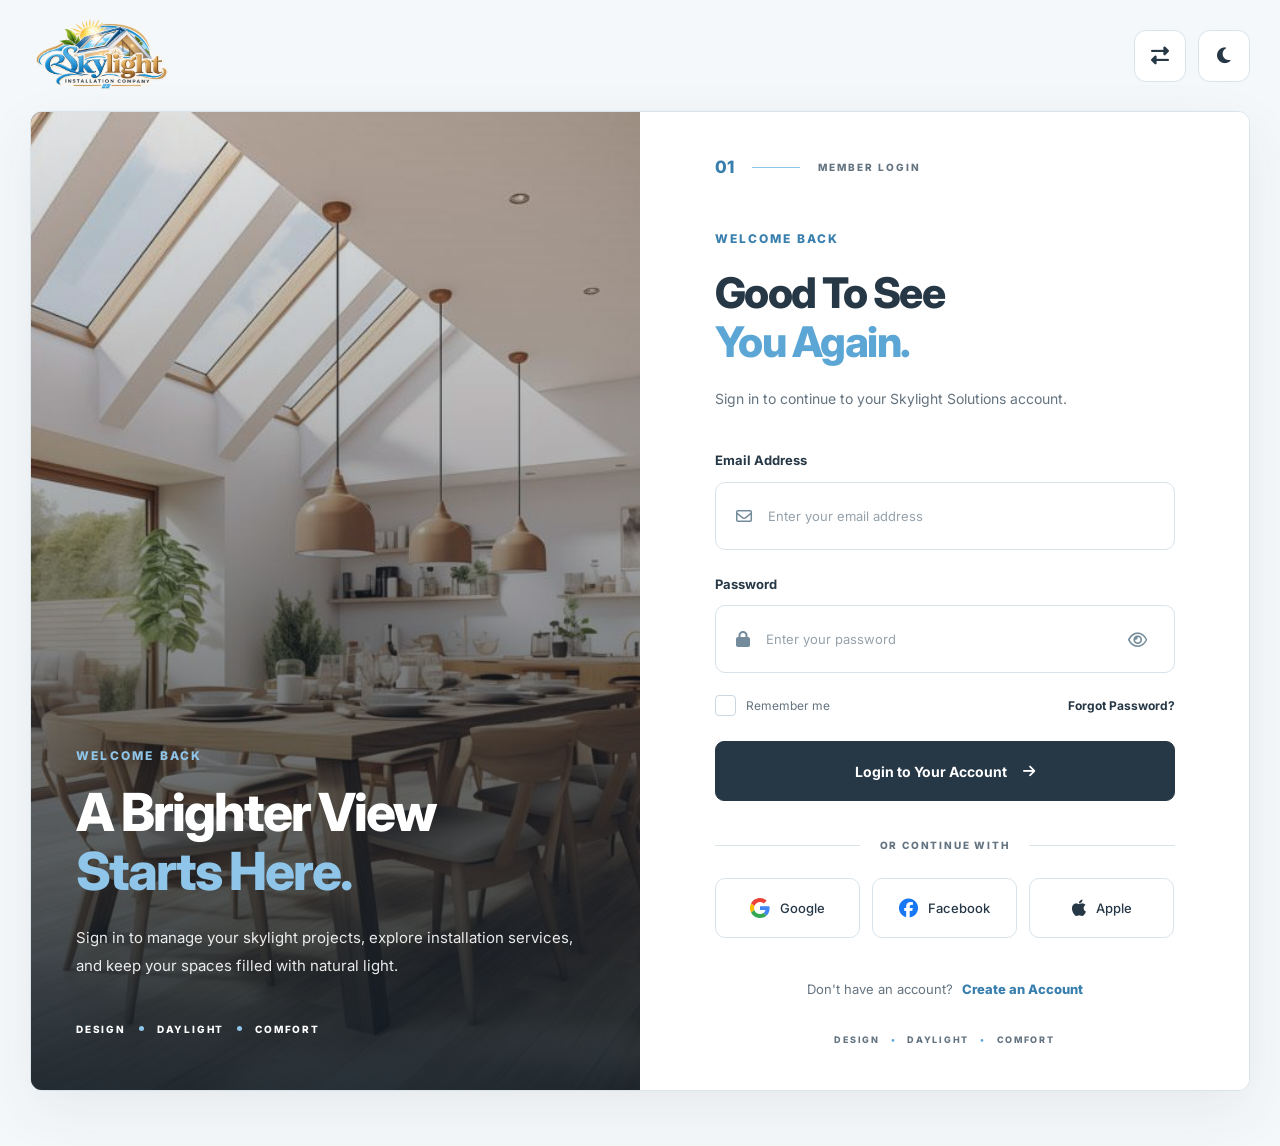
<file: login.html>
<!DOCTYPE html>
<html lang="en" dir="ltr">

<head>
    <meta charset="UTF-8">
    <meta name="viewport" content="width=device-width, initial-scale=1.0">

    <title>Login | Skylight Solutions</title>
    <!-- Favicon -->

  <link rel="icon" type="image/png" href="images/logo.png">

    <!-- Google Font -->
    <link rel="preconnect" href="https://fonts.googleapis.com">
    <link rel="preconnect" href="https://fonts.gstatic.com" crossorigin>
    <link href="https://fonts.googleapis.com/css2?family=Inter:wght@400;500;600;700;800&display=swap"
          rel="stylesheet">

    <!-- Font Awesome -->
    <link rel="stylesheet"
          href="https://cdnjs.cloudflare.com/ajax/libs/font-awesome/6.5.2/css/all.min.css">

    <link rel="stylesheet" href="css/style.css">
    <link rel="stylesheet" href="css/responsive.css">
</head>

<body>

    <!-- LOGIN HEADER -->
    <header class="login-header">

        <a href="index.html" class="login-logo" aria-label="Skylight Home">
            <img src="images/logo.png" alt="Skylight Solutions Logo">
        </a>

        <div class="login-header-controls">

            <button type="button"
                    class="login-header-toggle"
                    id="loginRtlToggle"
                    aria-label="Switch text direction"
                    title="Switch text direction">
                <i class="fa-solid fa-right-left" aria-hidden="true"></i>
            </button>

            <button type="button"
                    class="login-header-toggle"
                    id="loginThemeToggle"
                    aria-label="Toggle dark mode"
                    title="Toggle dark mode">
                <i class="fa-regular fa-moon" aria-hidden="true"></i>
            </button>

        </div>

    </header>


    <!-- LOGIN PAGE -->
    <main class="login-page">

        <div class="login-layout">

            <!-- LEFT IMAGE PANEL -->
            <section class="login-visual"
                     aria-label="Welcome to Skylight Solutions">

                <div class="login-visual-overlay"></div>

                <div class="login-visual-content">

                    <span class="login-visual-eyebrow">
                        WELCOME BACK
                    </span>

                    <h1 class="login-visual-title">
                        A Brighter View
                        <span>Starts Here.</span>
                    </h1>

                    <p class="login-visual-description">
                        Sign in to manage your skylight projects,
                        explore installation services, and keep your
                        spaces filled with natural light.
                    </p>

                    <div class="login-visual-footer">
                        <span>DESIGN</span>
                        <span class="login-visual-dot"></span>
                        <span>DAYLIGHT</span>
                        <span class="login-visual-dot"></span>
                        <span>COMFORT</span>
                    </div>

                </div>

            </section>


            <!-- RIGHT LOGIN PANEL -->
            <section class="login-panel">

                <div class="login-panel-inner">

                    <!-- Section Label -->
                    <div class="login-section-label">
                        <span class="login-section-number">01</span>
                        <span class="login-section-line"></span>
                        <span class="login-section-text">MEMBER LOGIN</span>
                    </div>

                    <!-- Heading -->
                    <div class="login-heading">

                        <span class="login-heading-eyebrow">
                            WELCOME BACK
                        </span>

                        <h2 class="login-title">
                            Good To See
                            <span>You Again.</span>
                        </h2>

                        <p class="login-description">
                            Sign in to continue to your Skylight
                            Solutions account.
                        </p>

                    </div>


                    <!-- LOGIN FORM -->
                    <form class="login-form"
                          id="loginForm"
                          action="#"
                          method="post">

                        <!-- Email -->
                        <div class="login-field">

                            <label for="loginEmail">Email Address</label>

                            <div class="login-input-wrapper">

                                <i class="fa-regular fa-envelope login-input-icon"
                                   aria-hidden="true"></i>

                                <input
                                    type="email"
                                    id="loginEmail"
                                    name="email"
                                    placeholder="Enter your email address"
                                    autocomplete="username"
                                    required
                                >

                            </div>

                        </div>

                        <!-- Password -->
                        <div class="login-field">

                            <label for="loginPassword">Password</label>

                            <div class="login-input-wrapper">

                                <i class="fa-solid fa-lock login-input-icon"
                                   aria-hidden="true"></i>

                                <input
                                    type="password"
                                    id="loginPassword"
                                    name="password"
                                    placeholder="Enter your password"
                                    autocomplete="current-password"
                                    required
                                >

                                <button
                                    type="button"
                                    class="login-password-toggle"
                                    id="loginPasswordToggle"
                                    aria-label="Show password"
                                    aria-pressed="false"
                                >
                                    <i class="fa-regular fa-eye"
                                       aria-hidden="true"></i>
                                </button>

                            </div>

                        </div>

                        <!-- Remember Me / Forgot Password -->
                        <div class="login-form-options">

                            <label class="login-remember">

                                <input
                                    type="checkbox"
                                    id="loginRemember"
                                    name="remember"
                                >

                                <span class="login-custom-checkbox"></span>
                                <span>Remember me</span>

                            </label>

                            <a href="forgot-password.html"
                               class="login-forgot-link">
                                Forgot Password?
                            </a>

                        </div>

                        <!-- Login Button -->
                        <button type="submit" class="login-submit">

                            <span>Login to Your Account</span>

                            <i class="fa-solid fa-arrow-right"
                               aria-hidden="true"></i>

                        </button>

                    </form>


                    <!-- SOCIAL LOGIN DIVIDER -->
                    <div class="login-social-divider">
                        <span></span>
                        <p>OR CONTINUE WITH</p>
                        <span></span>
                    </div>


                    <!-- SOCIAL LOGIN BUTTONS -->
                    <div class="login-social-buttons">

                        <!-- GOOGLE - INLINE SVG -->
                        <button type="button"
                                class="login-social-button login-google"
                                data-provider="google"
                                aria-label="Continue with Google">

                            <svg class="login-google-svg"
                                 xmlns="http://www.w3.org/2000/svg"
                                 viewBox="0 0 48 48"
                                 width="20"
                                 height="20"
                                 role="img"
                                 aria-label="Google">

                                <path fill="#EA4335"
                                      d="M24 9.5c3.54 0 6.71 1.22 9.21 3.6l6.85-6.85C35.9 2.38 30.47 0 24 0 14.62 0 6.51 5.38 2.56 13.22l7.98 6.19C12.43 13.72 17.74 9.5 24 9.5Z"/>

                                <path fill="#4285F4"
                                      d="M46.98 24.55c0-1.57-.15-3.09-.38-4.55H24v9.02h12.94c-.58 2.96-2.26 5.48-4.73 7.18l7.66 5.95c4.47-4.13 7.11-10.2 7.11-17.6Z"/>

                                <path fill="#FBBC05"
                                      d="M10.53 28.59A14.4 14.4 0 0 1 9.75 24c0-1.59.27-3.13.76-4.59l-7.98-6.19A23.9 23.9 0 0 0 0 24c0 3.87.93 7.55 2.56 10.78l7.97-6.19Z"/>

                                <path fill="#34A853"
                                      d="M24 48c6.48 0 11.93-2.13 15.91-5.85l-7.66-5.95c-2.13 1.43-4.86 2.3-8.25 2.3-6.26 0-11.57-4.22-13.47-9.91l-7.98 6.19C6.51 42.62 14.62 48 24 48Z"/>

                            </svg>

                            <span>Google</span>

                        </button>


                        <!-- FACEBOOK -->
                        <button type="button"
                                class="login-social-button login-facebook"
                                data-provider="facebook"
                                aria-label="Continue with Facebook">

                            <i class="fa-brands fa-facebook"
                               aria-hidden="true"></i>

                            <span>Facebook</span>

                        </button>


                        <!-- APPLE -->
                        <button type="button"
                                class="login-social-button login-apple"
                                data-provider="apple"
                                aria-label="Continue with Apple">

                            <i class="fa-brands fa-apple"
                               aria-hidden="true"></i>

                            <span>Apple</span>

                        </button>

                    </div>


                    <!-- REGISTER LINK -->
                    <div class="login-register">

                        <p>
                            Don't have an account?

                            <a href="register.html">
                                Create an Account
                            </a>
                        </p>

                    </div>


                    <!-- BOTTOM TAGLINE -->
                    <div class="login-bottom-tagline">
                        <span>DESIGN</span>
                        <span>•</span>
                        <span>DAYLIGHT</span>
                        <span>•</span>
                        <span>COMFORT</span>
                    </div>

                </div>

            </section>

        </div>

    </main>


    
<!-- JAVASCRIPT -->
    <script src="js/main.js"></script>
</body>
</html>
</file>
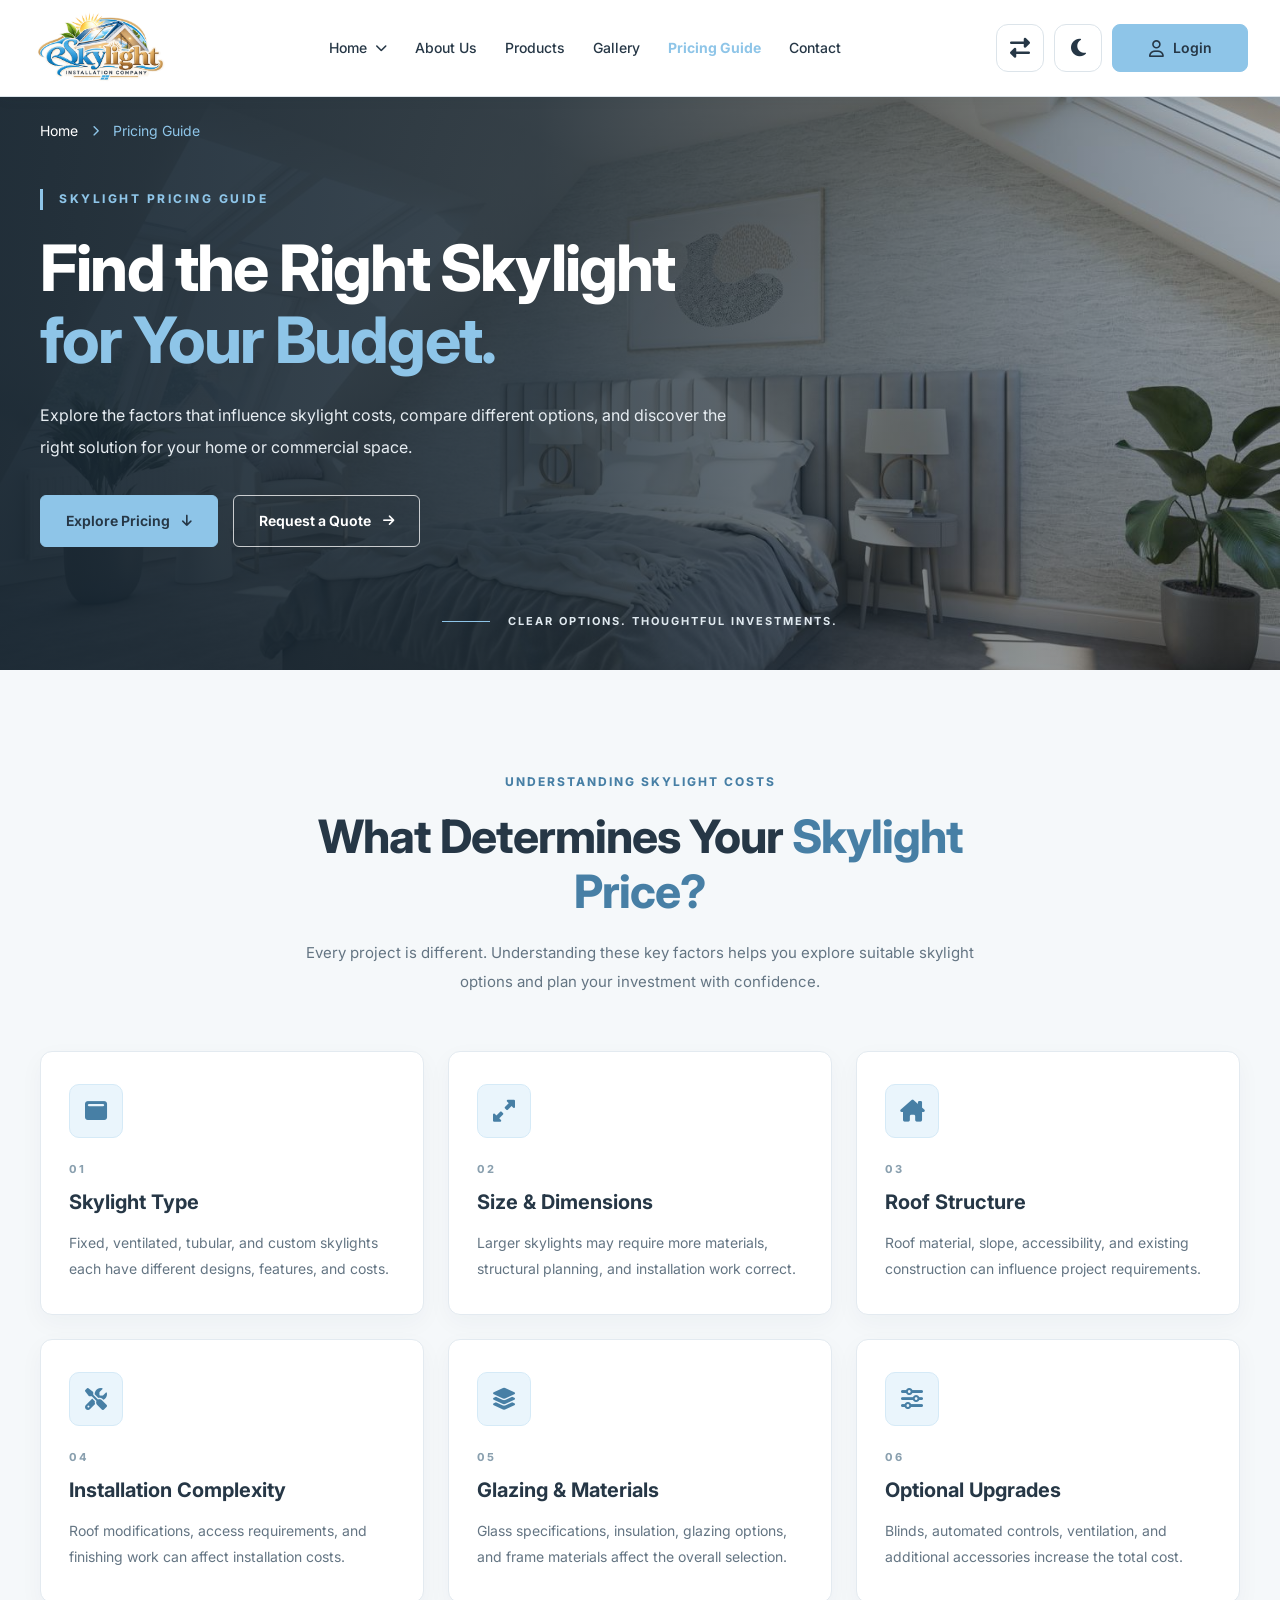
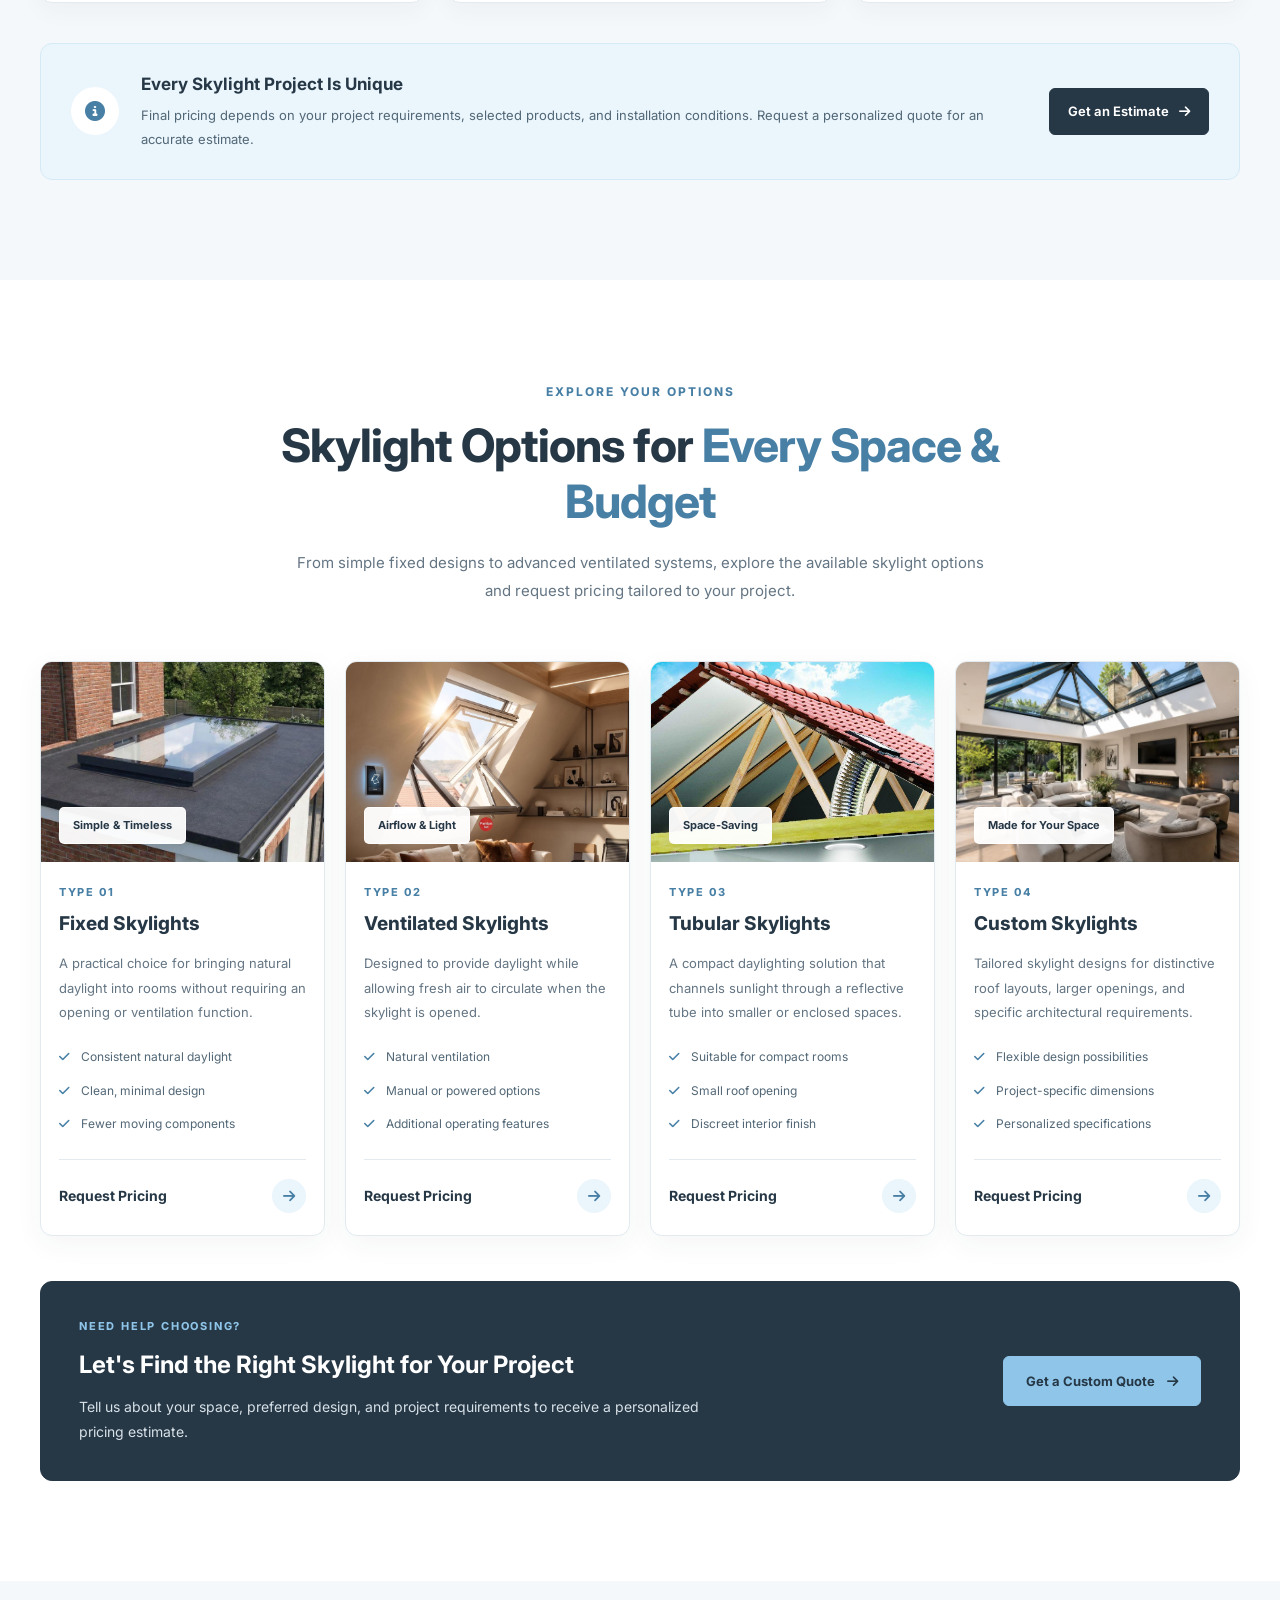
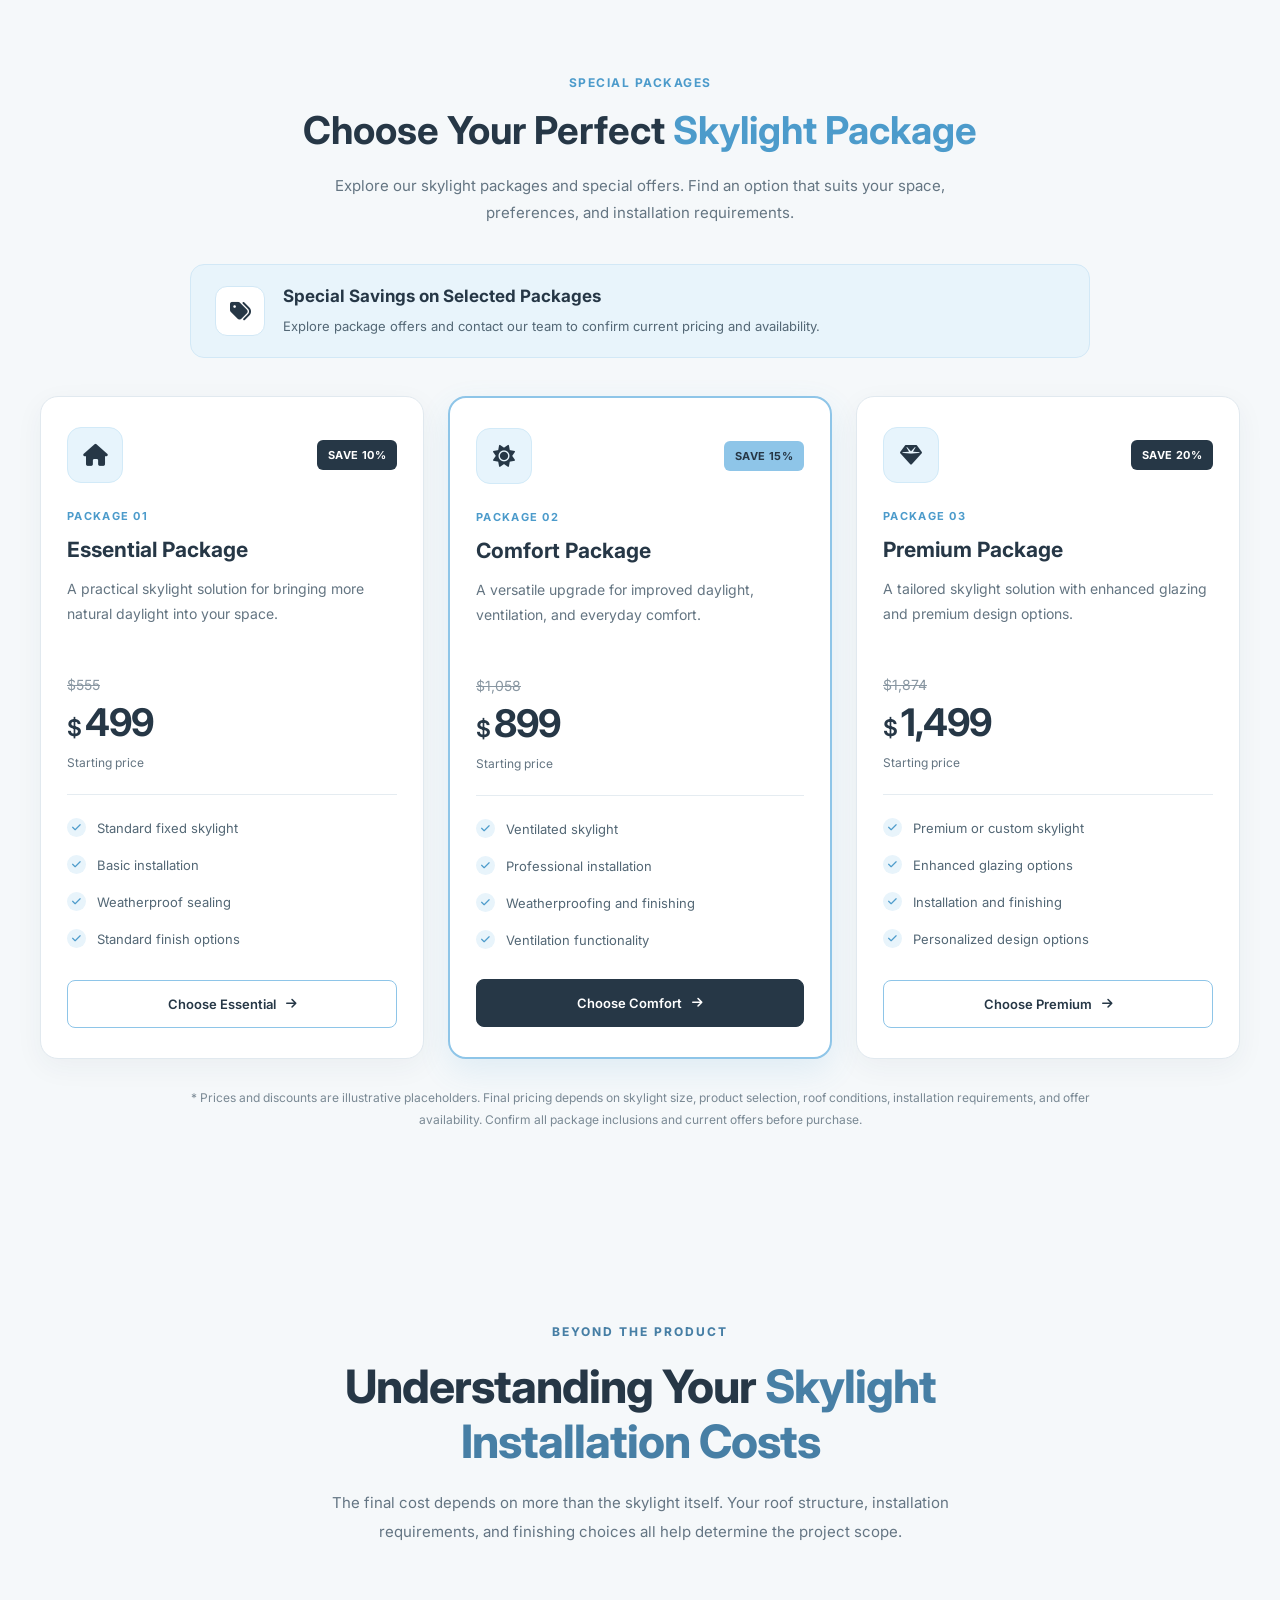
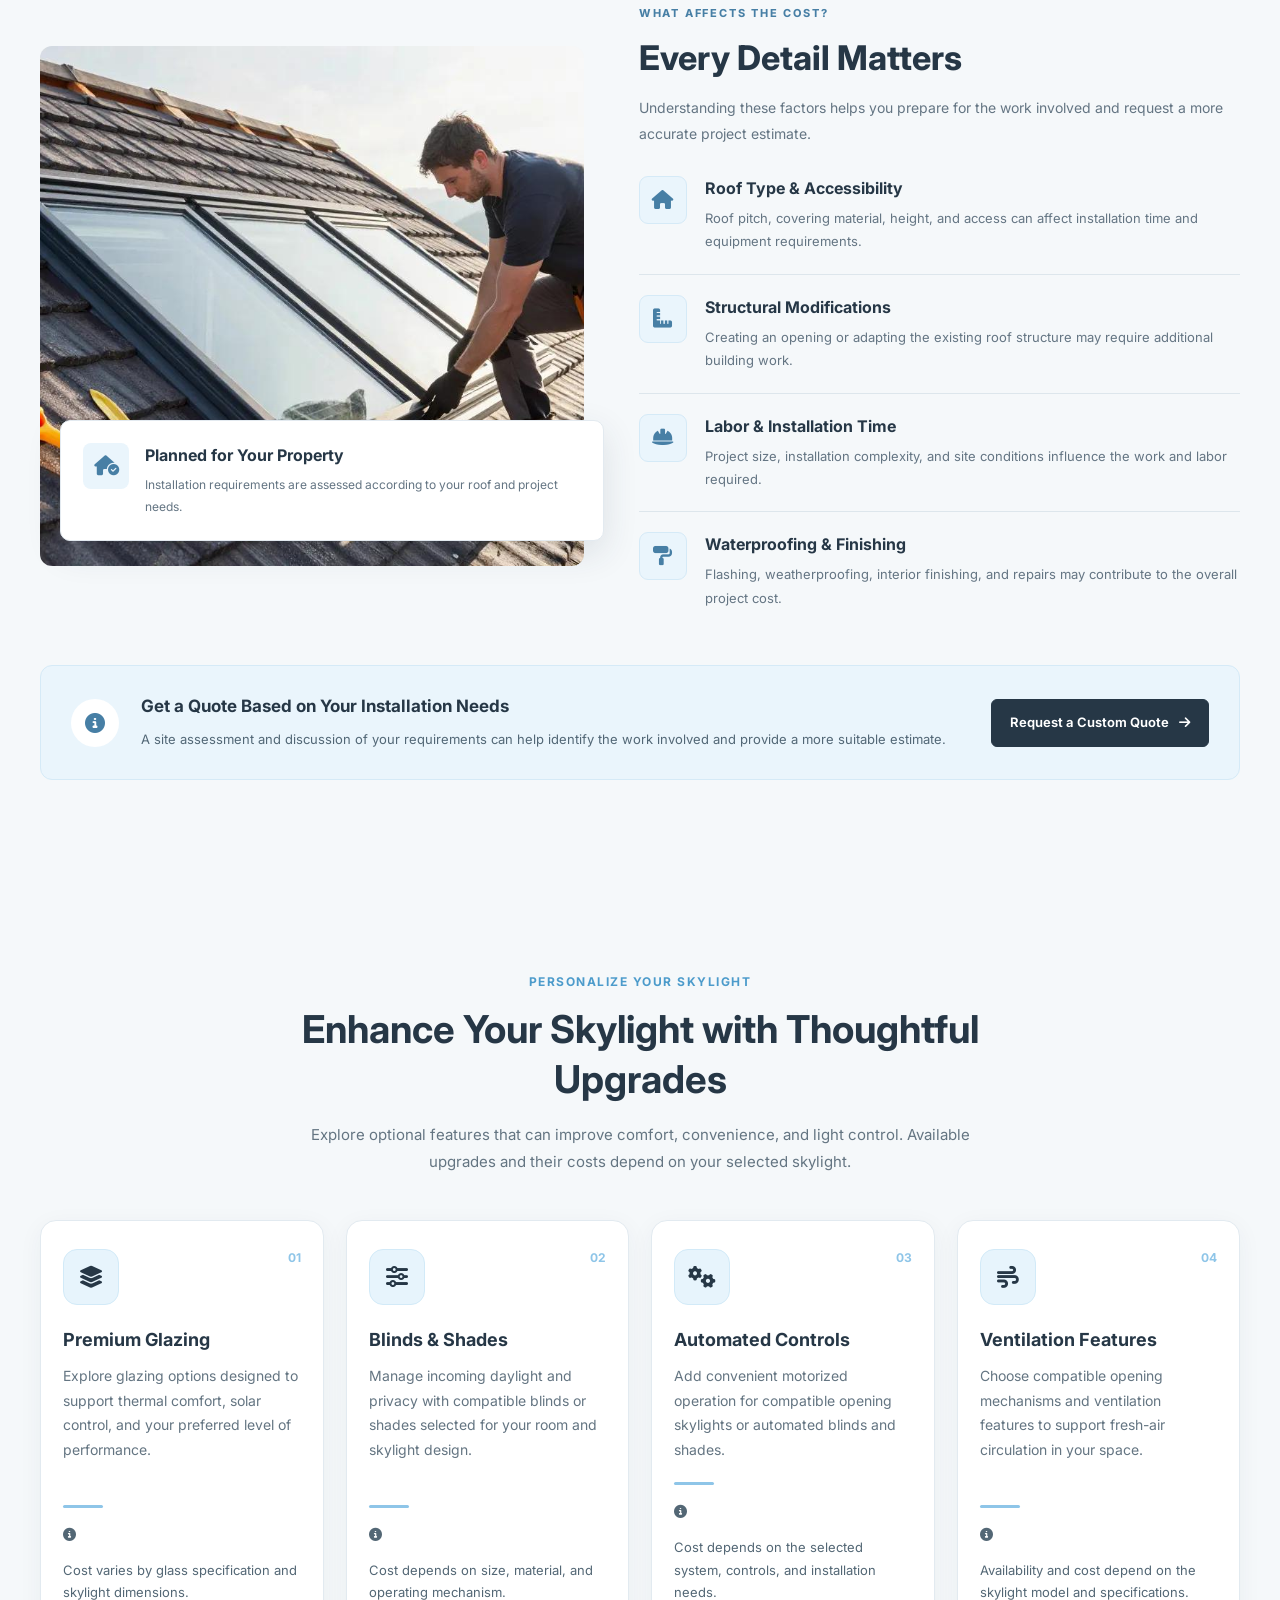
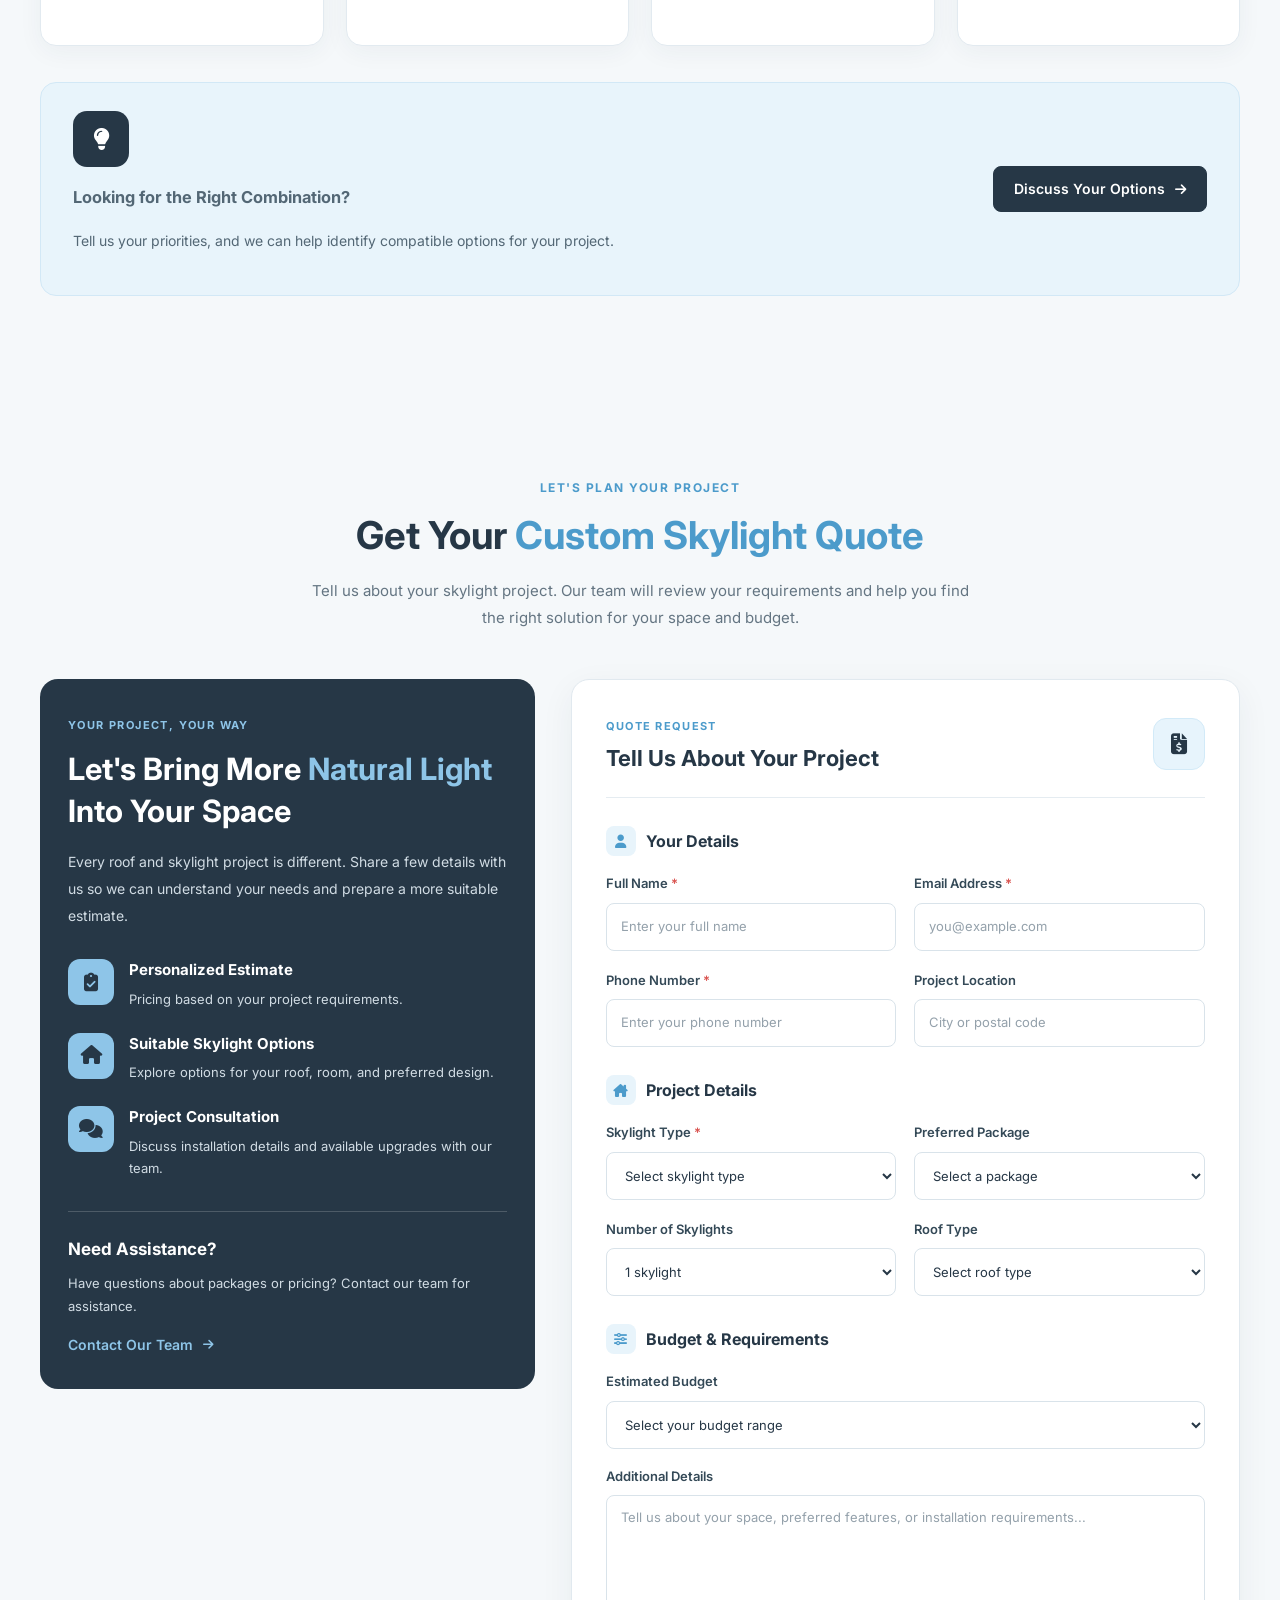
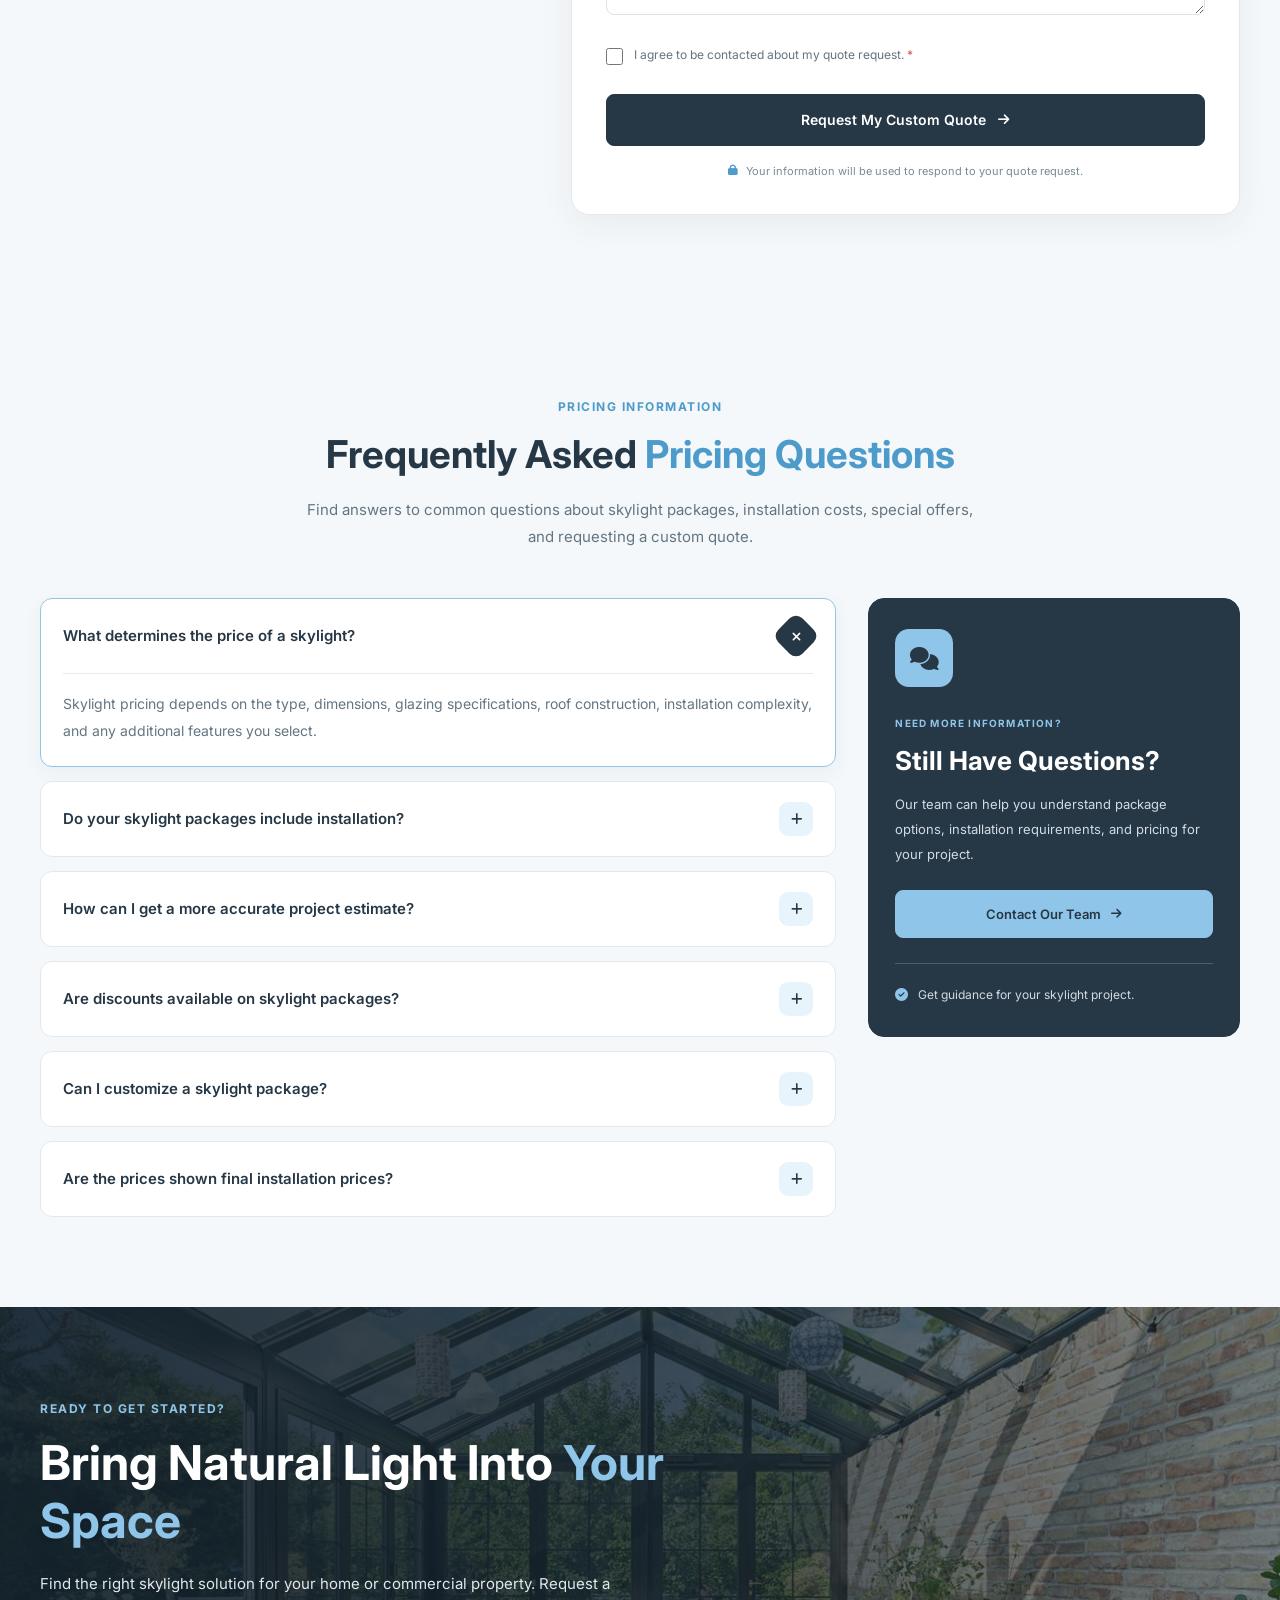
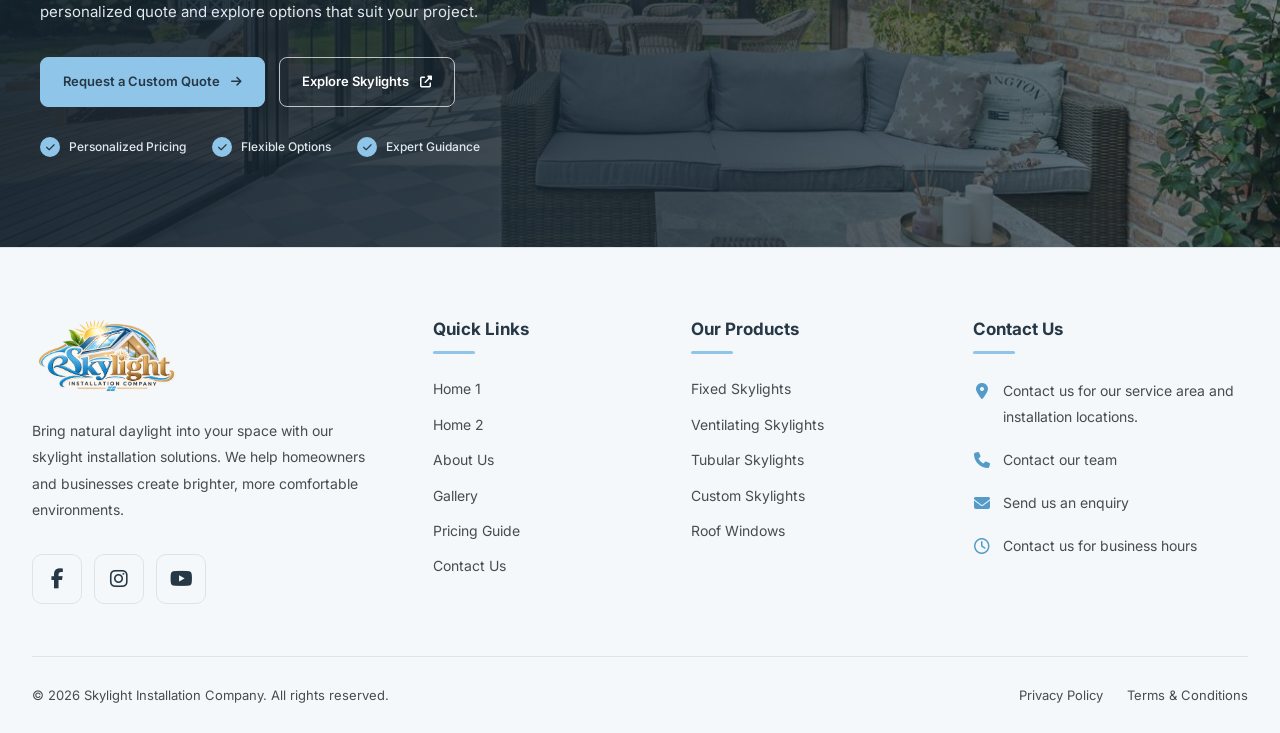
<file: pricing.html>
<!DOCTYPE html>
<html lang="en">

<head>
    <meta charset="UTF-8">
    <meta name="viewport" content="width=device-width, initial-scale=1.0">

    <meta
        name="description"
        content="Discover premium skylight products and professional skylight installation services."
    >

    <title>Skylight Installation Company</title>
    <!-- Favicon -->

  <link rel="icon" type="image/png" href="images/logo.png">

    <!-- GOOGLE FONT -->
    <link rel="preconnect" href="https://fonts.googleapis.com">
    <link rel="preconnect" href="https://fonts.gstatic.com" crossorigin>

    <link
        href="https://fonts.googleapis.com/css2?family=Inter:wght@400;500;600;700;800&display=swap"
        rel="stylesheet"
    >

    <!-- FONT AWESOME -->
    <link
        rel="stylesheet"
        href="https://cdnjs.cloudflare.com/ajax/libs/font-awesome/6.7.2/css/all.min.css"
    >

    <!-- MAIN CSS -->
    <link rel="stylesheet" href="css/style.css">

    <!-- RESPONSIVE CSS -->
    <link rel="stylesheet" href="css/responsive.css">
</head>

<body>

    <!-- ==========================================
         HEADER START
    =========================================== -->

    

<!-- =====================================================
     SKYLIGHT INSTALLATION COMPANY - HEADER
====================================================== -->

<header class="site-header" id="siteHeader">

    <div class="header-container">

        <!-- LOGO - LEFT -->
        <a
            href="index.html"
            class="site-logo"
            aria-label="Skylight Installation Company Home"
        >
            <img
                src="images/logo.png"
                alt="Skylight Installation Company"
                class="logo-image"
            >
        </a>


        <!-- HAMBURGER - RESPONSIVE -->
        <button
            class="menu-toggle"
            id="menuToggle"
            type="button"
            aria-label="Open navigation menu"
            aria-controls="mainNavigation"
            aria-expanded="false"
        >
            <span></span>
            <span></span>
            <span></span>
        </button>


        <!-- NAVIGATION - CENTER -->
        <nav
            class="main-navigation"
            id="mainNavigation"
            aria-label="Main navigation"
        >

            <ul class="nav-list">

                <!-- HOME DROPDOWN -->
                <li class="nav-item has-dropdown">

                    <button
                        class="nav-link dropdown-toggle"
                        type="button"
                        aria-expanded="false"
                        aria-controls="homeDropdown"
                    >
                        <span>Home</span>

                        <i
                            class="fa-solid fa-chevron-down"
                            aria-hidden="true"
                        ></i>
                    </button>

                    <ul
                        class="dropdown-menu"
                        id="homeDropdown"
                    >
                        <li>
                            <a href="index.html">Home 1</a>
                        </li>

                        <li>
                            <a href="home-2.html">Home 2</a>
                        </li>
                    </ul>

                </li>
                <!-- ABOUT US -->
                <li class="nav-item">
                    <a href="about.html" class="nav-link">
                        About Us
                    </a>
                </li>


                <!-- PRODUCTS -->
                <li class="nav-item">
                    <a href="products.html" class="nav-link">
                        Products
                    </a>
                </li>


                <!-- GALLERY -->
                <li class="nav-item">
                    <a href="gallery.html" class="nav-link">
                        Gallery
                    </a>
                </li>


                <!-- PRICING GUIDE -->
                <li class="nav-item">
                    <a href="pricing.html" class="nav-link active">
                        Pricing Guide
                    </a>
                </li>


                


                <!-- CONTACT -->
                <li class="nav-item">
                    <a href="contact.html" class="nav-link">
                        Contact
                    </a>
                </li>

            </ul>


            <!-- ACTIONS INSIDE RESPONSIVE NAVIGATION -->
            <div class="header-actions">

                <!-- RTL TOGGLE -->
                <button
                    type="button"
                    class="header-icon-btn rtl-toggle"
                    id="rtlToggle"
                    aria-label="Switch to right-to-left layout"
                    aria-pressed="false"
                    title="Toggle RTL"
                >
                    <i
                        class="fa-solid fa-right-left"
                        aria-hidden="true"
                    ></i>
                </button>


                <!-- DARK MODE TOGGLE -->
                <button
                    type="button"
                    class="header-icon-btn dark-toggle"
                    id="darkModeToggle"
                    aria-label="Enable dark mode"
                    aria-pressed="false"
                    title="Toggle dark mode"
                >
                    <i
                        class="fa-solid fa-moon"
                        aria-hidden="true"
                    ></i>
                </button>


                <!-- LOGIN BUTTON -->
                <a href="login.html" class="login-btn">

                    <i
                        class="fa-regular fa-user"
                        aria-hidden="true"
                    ></i>

                    <span>Login</span>

                </a>

            </div>

        </nav>

    </div>

</header>

<!-- END HEADER -->

<!-- END HEADER -->


    <!-- ==========================================
         HEADER END
    =========================================== -->


    <!-- ==========================================
         TEMPORARY HOME HERO
         Replace this section when building Home 1
    =========================================== -->

    <main>

<!-- =====================================================
     PRICING GUIDE SECTION 1 - HERO BANNER
====================================================== -->

<section class="pricing-hero" id="pricingHero">

    <!-- BACKGROUND OVERLAY -->
    <div class="pricing-hero-overlay"></div>

    <div class="pricing-hero-container">

        <!-- BREADCRUMB -->
        <nav class="pricing-hero-breadcrumb" aria-label="Breadcrumb">

            <a href="index.html">Home</a>

            <i class="fa-solid fa-chevron-right"
               aria-hidden="true"></i>

            <span aria-current="page">Pricing Guide</span>

        </nav>

        <!-- HERO CONTENT -->
        <div class="pricing-hero-content">

            <span class="pricing-hero-eyebrow">
                SKYLIGHT PRICING GUIDE
            </span>

            <h1 class="pricing-hero-title">
                Find the Right Skylight
                <span>for Your Budget.</span>
            </h1>

            <p class="pricing-hero-description">
                Explore the factors that influence skylight costs,
                compare different options, and discover the right
                solution for your home or commercial space.
            </p>

            <!-- CTA BUTTONS -->
            <div class="pricing-hero-actions">

                <a href="#pricingOverview"
                   class="pricing-hero-button pricing-hero-button-primary">

                    Explore Pricing

                    <i class="fa-solid fa-arrow-down"
                       aria-hidden="true"></i>

                </a>

                <a href="contact.html"
                   class="pricing-hero-button pricing-hero-button-secondary">

                    Request a Quote

                    <i class="fa-solid fa-arrow-right"
                       aria-hidden="true"></i>

                </a>

            </div>

        </div>

        <!-- BOTTOM CAPTION -->
        <div class="pricing-hero-caption">

            <span class="pricing-hero-caption-line"></span>

            <span>
                CLEAR OPTIONS. THOUGHTFUL INVESTMENTS.
            </span>

        </div>

    </div>

</section>

<!-- =====================================================
     PRICING GUIDE SECTION 2 - PRICE OVERVIEW
====================================================== -->

<section class="pricing-overview" id="pricingOverview">

    <div class="pricing-overview-container">

        <!-- SECTION HEADER -->
        <div class="pricing-overview-header">

            <span class="pricing-overview-eyebrow">
                UNDERSTANDING SKYLIGHT COSTS
            </span>

            <h2 class="pricing-overview-title">
                What Determines Your
                <span>Skylight Price?</span>
            </h2>

            <p class="pricing-overview-description">
                Every project is different. Understanding these key
                factors helps you explore suitable skylight options
                and plan your investment with confidence.
            </p>

        </div>

        <!-- PRICING FACTORS GRID -->
        <div class="pricing-overview-grid">

            <!-- CARD 1 -->
            <article class="pricing-overview-card">

                <div class="pricing-overview-icon">
                    <i class="fa-solid fa-window-maximize"
                       aria-hidden="true"></i>
                </div>

                <span class="pricing-overview-number">01</span>

                <h3 class="pricing-overview-card-title">
                    Skylight Type
                </h3>

                <p class="pricing-overview-card-text">
                    Fixed, ventilated, tubular, and custom skylights
                    each have different designs, features, and costs.
                </p>

            </article>

            <!-- CARD 2 -->
            <article class="pricing-overview-card">

                <div class="pricing-overview-icon">
                    <i class="fa-solid fa-up-right-and-down-left-from-center"
                       aria-hidden="true"></i>
                </div>

                <span class="pricing-overview-number">02</span>

                <h3 class="pricing-overview-card-title">
                    Size & Dimensions
                </h3>

                <p class="pricing-overview-card-text">
                    Larger skylights may require more materials,
                    structural planning, and installation work correct.
                </p>

            </article>

            <!-- CARD 3 -->
            <article class="pricing-overview-card">

                <div class="pricing-overview-icon">
                    <i class="fa-solid fa-house-chimney"
                       aria-hidden="true"></i>
                </div>

                <span class="pricing-overview-number">03</span>

                <h3 class="pricing-overview-card-title">
                    Roof Structure
                </h3>

                <p class="pricing-overview-card-text">
                    Roof material, slope, accessibility, and existing
                    construction can influence project requirements.
                </p>

            </article>

            <!-- CARD 4 -->
            <article class="pricing-overview-card">

                <div class="pricing-overview-icon">
                    <i class="fa-solid fa-screwdriver-wrench"
                       aria-hidden="true"></i>
                </div>

                <span class="pricing-overview-number">04</span>

                <h3 class="pricing-overview-card-title">
                    Installation Complexity
                </h3>

                <p class="pricing-overview-card-text">
                    Roof modifications, access requirements, and
                    finishing work can affect installation costs.
                </p>

            </article>

            <!-- CARD 5 -->
            <article class="pricing-overview-card">

                <div class="pricing-overview-icon">
                    <i class="fa-solid fa-layer-group"
                       aria-hidden="true"></i>
                </div>

                <span class="pricing-overview-number">05</span>

                <h3 class="pricing-overview-card-title">
                    Glazing & Materials
                </h3>

                <p class="pricing-overview-card-text">
                    Glass specifications, insulation, glazing options,
                    and frame materials affect the overall selection.
                </p>

            </article>

            <!-- CARD 6 -->
            <article class="pricing-overview-card">

                <div class="pricing-overview-icon">
                    <i class="fa-solid fa-sliders"
                       aria-hidden="true"></i>
                </div>

                <span class="pricing-overview-number">06</span>

                <h3 class="pricing-overview-card-title">
                    Optional Upgrades
                </h3>

                <p class="pricing-overview-card-text">
                    Blinds, automated controls, ventilation, and
                    additional accessories increase the total cost.
                </p>

            </article>

        </div>

        <!-- BOTTOM NOTE -->
        <div class="pricing-overview-note">

            <div class="pricing-overview-note-icon">
                <i class="fa-solid fa-circle-info"
                   aria-hidden="true"></i>
            </div>

            <div class="pricing-overview-note-content">

                <h3 class="pricing-overview-note-title">
                    Every Skylight Project Is Unique
                </h3>

                <p class="pricing-overview-note-text">
                    Final pricing depends on your project requirements,
                    selected products, and installation conditions.
                    Request a personalized quote for an accurate estimate.
                </p>

            </div>

            <a href="contact.html"
               class="pricing-overview-note-link">

                Get an Estimate

                <i class="fa-solid fa-arrow-right"
                   aria-hidden="true"></i>

            </a>

        </div>

    </div>

</section>

<!-- =====================================================
     PRICING GUIDE SECTION 3 - PRICING BY SKYLIGHT TYPE
====================================================== -->

<section class="pricing-types" id="pricingTypes">

    <div class="pricing-types-container">

        <!-- SECTION HEADER -->
        <div class="pricing-types-header">

            <span class="pricing-types-eyebrow">
                EXPLORE YOUR OPTIONS
            </span>

            <h2 class="pricing-types-title">
                Skylight Options for
                <span>Every Space & Budget</span>
            </h2>

            <p class="pricing-types-description">
                From simple fixed designs to advanced ventilated
                systems, explore the available skylight options and
                request pricing tailored to your project.
            </p>

        </div>

        <!-- SKYLIGHT TYPES GRID -->
        <div class="pricing-types-grid">

            <!-- CARD 1: FIXED SKYLIGHT -->
            <article class="pricing-types-card">

                <div class="pricing-types-image-wrap">

                    <img
                        src="images/fixed-skylight.jpg"
                        alt="Fixed skylight bringing natural daylight into a modern living room"
                        class="pricing-types-image"
                        loading="lazy"
                    >

                    <span class="pricing-types-badge">
                        Simple & Timeless
                    </span>

                </div>

                <div class="pricing-types-content">

                    <span class="pricing-types-category">
                        TYPE 01
                    </span>

                    <h3 class="pricing-types-card-title">
                        Fixed Skylights
                    </h3>

                    <p class="pricing-types-card-description">
                        A practical choice for bringing natural
                        daylight into rooms without requiring
                        an opening or ventilation function.
                    </p>

                    <ul class="pricing-types-features">

                        <li>
                            <i class="fa-solid fa-check"
                               aria-hidden="true"></i>
                            Consistent natural daylight
                        </li>

                        <li>
                            <i class="fa-solid fa-check"
                               aria-hidden="true"></i>
                            Clean, minimal design
                        </li>

                        <li>
                            <i class="fa-solid fa-check"
                               aria-hidden="true"></i>
                            Fewer moving components
                        </li>

                    </ul>

                    <a href="contact.html"
                       class="pricing-types-link">

                        Request Pricing

                        <i class="fa-solid fa-arrow-right"
                           aria-hidden="true"></i>

                    </a>

                </div>

            </article>

            <!-- CARD 2: VENTILATED SKYLIGHT -->
            <article class="pricing-types-card">

                <div class="pricing-types-image-wrap">

                    <img
                        src="images/ventilated-skylight.jpg"
                        alt="Opening skylight designed to provide daylight and natural ventilation"
                        class="pricing-types-image"
                        loading="lazy"
                    >

                    <span class="pricing-types-badge">
                        Airflow & Light
                    </span>

                </div>

                <div class="pricing-types-content">

                    <span class="pricing-types-category">
                        TYPE 02
                    </span>

                    <h3 class="pricing-types-card-title">
                        Ventilated Skylights
                    </h3>

                    <p class="pricing-types-card-description">
                        Designed to provide daylight while allowing
                        fresh air to circulate when the skylight
                        is opened.
                    </p>

                    <ul class="pricing-types-features">

                        <li>
                            <i class="fa-solid fa-check"
                               aria-hidden="true"></i>
                            Natural ventilation
                        </li>

                        <li>
                            <i class="fa-solid fa-check"
                               aria-hidden="true"></i>
                            Manual or powered options
                        </li>

                        <li>
                            <i class="fa-solid fa-check"
                               aria-hidden="true"></i>
                            Additional operating features
                        </li>

                    </ul>

                    <a href="contact.html"
                       class="pricing-types-link">

                        Request Pricing

                        <i class="fa-solid fa-arrow-right"
                           aria-hidden="true"></i>

                    </a>

                </div>

            </article>

            <!-- CARD 3: TUBULAR SKYLIGHT -->
            <article class="pricing-types-card">

                <div class="pricing-types-image-wrap">

                    <img
                        src="images/tubular-skylight.jpg"
                        alt="Tubular daylighting system illuminating a compact interior space"
                        class="pricing-types-image"
                        loading="lazy"
                    >

                    <span class="pricing-types-badge">
                        Space-Saving
                    </span>

                </div>

                <div class="pricing-types-content">

                    <span class="pricing-types-category">
                        TYPE 03
                    </span>

                    <h3 class="pricing-types-card-title">
                        Tubular Skylights
                    </h3>

                    <p class="pricing-types-card-description">
                        A compact daylighting solution that channels
                        sunlight through a reflective tube into
                        smaller or enclosed spaces.
                    </p>

                    <ul class="pricing-types-features">

                        <li>
                            <i class="fa-solid fa-check"
                               aria-hidden="true"></i>
                            Suitable for compact rooms
                        </li>

                        <li>
                            <i class="fa-solid fa-check"
                               aria-hidden="true"></i>
                            Small roof opening
                        </li>

                        <li>
                            <i class="fa-solid fa-check"
                               aria-hidden="true"></i>
                            Discreet interior finish
                        </li>

                    </ul>

                    <a href="contact.html"
                       class="pricing-types-link">

                        Request Pricing

                        <i class="fa-solid fa-arrow-right"
                           aria-hidden="true"></i>

                    </a>

                </div>

            </article>

            <!-- CARD 4: CUSTOM SKYLIGHT -->
            <article class="pricing-types-card">

                <div class="pricing-types-image-wrap">

                    <img
                        src="images/custom-skylight.jpg"
                        alt="Custom architectural skylight designed for a contemporary building"
                        class="pricing-types-image"
                        loading="lazy"
                    >

                    <span class="pricing-types-badge">
                        Made for Your Space
                    </span>

                </div>

                <div class="pricing-types-content">

                    <span class="pricing-types-category">
                        TYPE 04
                    </span>

                    <h3 class="pricing-types-card-title">
                        Custom Skylights
                    </h3>

                    <p class="pricing-types-card-description">
                        Tailored skylight designs for distinctive
                        roof layouts, larger openings, and
                        specific architectural requirements.
                    </p>

                    <ul class="pricing-types-features">

                        <li>
                            <i class="fa-solid fa-check"
                               aria-hidden="true"></i>
                            Flexible design possibilities
                        </li>

                        <li>
                            <i class="fa-solid fa-check"
                               aria-hidden="true"></i>
                            Project-specific dimensions
                        </li>

                        <li>
                            <i class="fa-solid fa-check"
                               aria-hidden="true"></i>
                            Personalized specifications
                        </li>

                    </ul>

                    <a href="contact.html"
                       class="pricing-types-link">

                        Request Pricing

                        <i class="fa-solid fa-arrow-right"
                           aria-hidden="true"></i>

                    </a>

                </div>

            </article>

        </div>

        <!-- BOTTOM CTA -->
        <div class="pricing-types-bottom">

            <div class="pricing-types-bottom-content">

                <span class="pricing-types-bottom-eyebrow">
                    NEED HELP CHOOSING?
                </span>

                <h3 class="pricing-types-bottom-title">
                    Let's Find the Right Skylight for Your Project
                </h3>

                <p class="pricing-types-bottom-description">
                    Tell us about your space, preferred design,
                    and project requirements to receive a
                    personalized pricing estimate.
                </p>

            </div>

            <a href="contact.html"
               class="pricing-types-bottom-button">

                Get a Custom Quote

                <i class="fa-solid fa-arrow-right"
                   aria-hidden="true"></i>

            </a>

        </div>

    </div>

</section>
<!-- =====================================================
     SKYLIGHT PACKAGES & SPECIAL OFFERS
====================================================== -->

<section class="pricing-packages" id="pricingPackages">

    <div class="pricing-packages-container">

        <!-- SECTION HEADER -->
        <div class="pricing-packages-header">

            <span class="pricing-packages-eyebrow">
                SPECIAL PACKAGES
            </span>

            <h2 class="pricing-packages-title">
                Choose Your Perfect
                <span>Skylight Package</span>
            </h2>

            <p class="pricing-packages-description">
                Explore our skylight packages and special offers.
                Find an option that suits your space, preferences,
                and installation requirements.
            </p>

        </div>

        <!-- OFFER NOTICE -->
        <div class="pricing-packages-offer-notice">

            <div class="pricing-packages-notice-icon">
                <i class="fa-solid fa-tags" aria-hidden="true"></i>
            </div>

            <div class="pricing-packages-notice-content">
                <h3>Special Savings on Selected Packages</h3>
                <p>
                    Explore package offers and contact our team
                    to confirm current pricing and availability.
                </p>
            </div>

        </div>

        <!-- PACKAGE CARDS -->
        <div class="pricing-packages-grid">

            <!-- PACKAGE 1: ESSENTIAL -->
            <article class="pricing-packages-card">

                <div class="pricing-packages-card-top">

                    <div class="pricing-packages-icon">
                        <i class="fa-solid fa-house" aria-hidden="true"></i>
                    </div>

                    <span class="pricing-packages-badge">
                        SAVE 10%
                    </span>

                </div>

                <span class="pricing-packages-label">
                    PACKAGE 01
                </span>

                <h3 class="pricing-packages-card-title">
                    Essential Package
                </h3>

                <p class="pricing-packages-card-description">
                    A practical skylight solution for bringing
                    more natural daylight into your space.
                </p>

                <!-- PRICING -->
                <div class="pricing-packages-price">

                    <span class="pricing-packages-original-price">
                        $555
                    </span>

                    <div class="pricing-packages-current-price">
                        <span class="pricing-packages-currency">$</span>
                        <span class="pricing-packages-amount">499</span>
                    </div>

                    <span class="pricing-packages-price-note">
                        Starting price
                    </span>

                </div>

                <div class="pricing-packages-divider"></div>

                <!-- FEATURES -->
                <ul class="pricing-packages-features">

                    <li>
                        <i class="fa-solid fa-check" aria-hidden="true"></i>
                        <span>Standard fixed skylight</span>
                    </li>

                    <li>
                        <i class="fa-solid fa-check" aria-hidden="true"></i>
                        <span>Basic installation</span>
                    </li>

                    <li>
                        <i class="fa-solid fa-check" aria-hidden="true"></i>
                        <span>Weatherproof sealing</span>
                    </li>

                    <li>
                        <i class="fa-solid fa-check" aria-hidden="true"></i>
                        <span>Standard finish options</span>
                    </li>

                </ul>

                <a href="contact.html?package=essential"
                   class="pricing-packages-button">

                    Choose Essential

                    <i class="fa-solid fa-arrow-right"
                       aria-hidden="true"></i>

                </a>

            </article>


            <!-- PACKAGE 2: COMFORT -->
            <article class="pricing-packages-card pricing-packages-card-featured">

                <div class="pricing-packages-card-top">

                    <div class="pricing-packages-icon">
                        <i class="fa-solid fa-sun" aria-hidden="true"></i>
                    </div>

                    <span class="pricing-packages-badge">
                        SAVE 15%
                    </span>

                </div>

                <span class="pricing-packages-label">
                    PACKAGE 02
                </span>

                <h3 class="pricing-packages-card-title">
                    Comfort Package
                </h3>

                <p class="pricing-packages-card-description">
                    A versatile upgrade for improved daylight,
                    ventilation, and everyday comfort.
                </p>

                <!-- PRICING -->
                <div class="pricing-packages-price">

                    <span class="pricing-packages-original-price">
                        $1,058
                    </span>

                    <div class="pricing-packages-current-price">
                        <span class="pricing-packages-currency">$</span>
                        <span class="pricing-packages-amount">899</span>
                    </div>

                    <span class="pricing-packages-price-note">
                        Starting price
                    </span>

                </div>

                <div class="pricing-packages-divider"></div>

                <!-- FEATURES -->
                <ul class="pricing-packages-features">

                    <li>
                        <i class="fa-solid fa-check" aria-hidden="true"></i>
                        <span>Ventilated skylight</span>
                    </li>

                    <li>
                        <i class="fa-solid fa-check" aria-hidden="true"></i>
                        <span>Professional installation</span>
                    </li>

                    <li>
                        <i class="fa-solid fa-check" aria-hidden="true"></i>
                        <span>Weatherproofing and finishing</span>
                    </li>

                    <li>
                        <i class="fa-solid fa-check" aria-hidden="true"></i>
                        <span>Ventilation functionality</span>
                    </li>

                </ul>

                <a href="contact.html?package=comfort"
                   class="pricing-packages-button">

                    Choose Comfort

                    <i class="fa-solid fa-arrow-right"
                       aria-hidden="true"></i>

                </a>

            </article>


            <!-- PACKAGE 3: PREMIUM -->
            <article class="pricing-packages-card">

                <div class="pricing-packages-card-top">

                    <div class="pricing-packages-icon">
                        <i class="fa-solid fa-gem" aria-hidden="true"></i>
                    </div>

                    <span class="pricing-packages-badge">
                        SAVE 20%
                    </span>

                </div>

                <span class="pricing-packages-label">
                    PACKAGE 03
                </span>

                <h3 class="pricing-packages-card-title">
                    Premium Package
                </h3>

                <p class="pricing-packages-card-description">
                    A tailored skylight solution with enhanced
                    glazing and premium design options.
                </p>

                <!-- PRICING -->
                <div class="pricing-packages-price">

                    <span class="pricing-packages-original-price">
                        $1,874
                    </span>

                    <div class="pricing-packages-current-price">
                        <span class="pricing-packages-currency">$</span>
                        <span class="pricing-packages-amount">1,499</span>
                    </div>

                    <span class="pricing-packages-price-note">
                        Starting price
                    </span>

                </div>

                <div class="pricing-packages-divider"></div>

                <!-- FEATURES -->
                <ul class="pricing-packages-features">

                    <li>
                        <i class="fa-solid fa-check" aria-hidden="true"></i>
                        <span>Premium or custom skylight</span>
                    </li>

                    <li>
                        <i class="fa-solid fa-check" aria-hidden="true"></i>
                        <span>Enhanced glazing options</span>
                    </li>

                    <li>
                        <i class="fa-solid fa-check" aria-hidden="true"></i>
                        <span>Installation and finishing</span>
                    </li>

                    <li>
                        <i class="fa-solid fa-check" aria-hidden="true"></i>
                        <span>Personalized design options</span>
                    </li>

                </ul>

                <a href="contact.html?package=premium"
                   class="pricing-packages-button">

                    Choose Premium

                    <i class="fa-solid fa-arrow-right"
                       aria-hidden="true"></i>

                </a>

            </article>

        </div>

        <!-- FOOTNOTE -->
        <p class="pricing-packages-disclaimer">
            * Prices and discounts are illustrative placeholders.
            Final pricing depends on skylight size, product selection,
            roof conditions, installation requirements, and offer availability.
            Confirm all package inclusions and current offers before purchase.
        </p>

    </div>

</section>
<!-- =====================================================
     PRICING GUIDE SECTION 4 - INSTALLATION COSTS
====================================================== -->

<section class="pricing-installation" id="pricingInstallation">

    <div class="pricing-installation-container">

        <!-- SECTION HEADER -->
        <div class="pricing-installation-header">

            <span class="pricing-installation-eyebrow">
                BEYOND THE PRODUCT
            </span>

            <h2 class="pricing-installation-title">
                Understanding Your
                <span>Skylight Installation Costs</span>
            </h2>

            <p class="pricing-installation-description">
                The final cost depends on more than the skylight itself.
                Your roof structure, installation requirements, and
                finishing choices all help determine the project scope.
            </p>

        </div>

        <!-- MAIN CONTENT -->
        <div class="pricing-installation-main">

            <!-- LEFT IMAGE -->
            <div class="pricing-installation-visual">

                <img
                    src="images/skylight-installation-cost.jpg"
                    alt="Professional installing a skylight on a residential roof"
                    class="pricing-installation-image"
                    loading="lazy"
                >

                <!-- IMAGE INFO CARD -->
                <div class="pricing-installation-image-note">

                    <div class="pricing-installation-image-note-icon">
                        <i class="fa-solid fa-house-circle-check"
                           aria-hidden="true"></i>
                    </div>

                    <div class="pricing-installation-image-note-content">

                        <h3>
                            Planned for Your Property
                        </h3>

                        <p>
                            Installation requirements are assessed
                            according to your roof and project needs.
                        </p>

                    </div>

                </div>

            </div>

            <!-- RIGHT CONTENT -->
            <div class="pricing-installation-content">

                <span class="pricing-installation-content-label">
                    WHAT AFFECTS THE COST?
                </span>

                <h3 class="pricing-installation-content-title">
                    Every Detail Matters
                </h3>

                <p class="pricing-installation-content-description">
                    Understanding these factors helps you prepare
                    for the work involved and request a more
                    accurate project estimate.
                </p>

                <!-- COST FACTORS -->
                <div class="pricing-installation-factors">

                    <!-- FACTOR 1 -->
                    <article class="pricing-installation-factor">

                        <div class="pricing-installation-factor-icon">
                            <i class="fa-solid fa-house"
                               aria-hidden="true"></i>
                        </div>

                        <div class="pricing-installation-factor-content">

                            <h4>Roof Type & Accessibility</h4>

                            <p>
                                Roof pitch, covering material, height,
                                and access can affect installation time
                                and equipment requirements.
                            </p>

                        </div>

                    </article>

                    <!-- FACTOR 2 -->
                    <article class="pricing-installation-factor">

                        <div class="pricing-installation-factor-icon">
                            <i class="fa-solid fa-ruler-combined"
                               aria-hidden="true"></i>
                        </div>

                        <div class="pricing-installation-factor-content">

                            <h4>Structural Modifications</h4>

                            <p>
                                Creating an opening or adapting the
                                existing roof structure may require
                                additional building work.
                            </p>

                        </div>

                    </article>

                    <!-- FACTOR 3 -->
                    <article class="pricing-installation-factor">

                        <div class="pricing-installation-factor-icon">
                            <i class="fa-solid fa-helmet-safety"
                               aria-hidden="true"></i>
                        </div>

                        <div class="pricing-installation-factor-content">

                            <h4>Labor & Installation Time</h4>

                            <p>
                                Project size, installation complexity,
                                and site conditions influence the
                                work and labor required.
                            </p>

                        </div>

                    </article>

                    <!-- FACTOR 4 -->
                    <article class="pricing-installation-factor">

                        <div class="pricing-installation-factor-icon">
                            <i class="fa-solid fa-paint-roller"
                               aria-hidden="true"></i>
                        </div>

                        <div class="pricing-installation-factor-content">

                            <h4>Waterproofing & Finishing</h4>

                            <p>
                                Flashing, weatherproofing, interior
                                finishing, and repairs may contribute
                                to the overall project cost.
                            </p>

                        </div>

                    </article>

                </div>

            </div>

        </div>

        <!-- COST INFORMATION BANNER -->
        <div class="pricing-installation-notice">

            <div class="pricing-installation-notice-icon">
                <i class="fa-solid fa-circle-info"
                   aria-hidden="true"></i>
            </div>

            <div class="pricing-installation-notice-content">

                <h3>
                    Get a Quote Based on Your Installation Needs
                </h3>

                <p>
                    A site assessment and discussion of your
                    requirements can help identify the work involved
                    and provide a more suitable estimate.
                </p>

            </div>

            <a href="contact.html"
               class="pricing-installation-button">

                Request a Custom Quote

                <i class="fa-solid fa-arrow-right"
                   aria-hidden="true"></i>

            </a>

        </div>

    </div>

</section>

<!-- =====================================================
     PRICING GUIDE SECTION 5 - OPTIONAL UPGRADES
====================================================== -->

<section class="pricing-upgrades" id="pricingUpgrades">

    <div class="pricing-upgrades-container">

        <!-- SECTION HEADER -->
        <div class="pricing-upgrades-header">

            <span class="pricing-upgrades-eyebrow">
                PERSONALIZE YOUR SKYLIGHT
            </span>

            <h2 class="pricing-upgrades-title">
                Enhance Your Skylight with
                <span>Thoughtful Upgrades</span>
            </h2>

            <p class="pricing-upgrades-description">
                Explore optional features that can improve comfort,
                convenience, and light control. Available upgrades
                and their costs depend on your selected skylight.
            </p>

        </div>

        <!-- UPGRADE CARDS -->
        <div class="pricing-upgrades-grid">

            <!-- CARD 1: PREMIUM GLAZING -->
            <article class="pricing-upgrades-card">

                <div class="pricing-upgrades-icon">
                    <i class="fa-solid fa-layer-group"
                       aria-hidden="true"></i>
                </div>

                <span class="pricing-upgrades-number">01</span>

                <h3 class="pricing-upgrades-card-title">
                    Premium Glazing
                </h3>

                <p class="pricing-upgrades-card-description">
                    Explore glazing options designed to support
                    thermal comfort, solar control, and your
                    preferred level of performance.
                </p>

                <div class="pricing-upgrades-divider"></div>

                <div class="pricing-upgrades-detail">

                    <i class="fa-solid fa-circle-info"
                       aria-hidden="true"></i>

                    <p>
                        Cost varies by glass specification and
                        skylight dimensions.
                    </p>

                </div>

            </article>

            <!-- CARD 2: BLINDS AND SHADES -->
            <article class="pricing-upgrades-card">

                <div class="pricing-upgrades-icon">
                    <i class="fa-solid fa-sliders"
                       aria-hidden="true"></i>
                </div>

                <span class="pricing-upgrades-number">02</span>

                <h3 class="pricing-upgrades-card-title">
                    Blinds & Shades
                </h3>

                <p class="pricing-upgrades-card-description">
                    Manage incoming daylight and privacy with
                    compatible blinds or shades selected for
                    your room and skylight design.
                </p>

                <div class="pricing-upgrades-divider"></div>

                <div class="pricing-upgrades-detail">

                    <i class="fa-solid fa-circle-info"
                       aria-hidden="true"></i>

                    <p>
                        Cost depends on size, material, and
                        operating mechanism.
                    </p>

                </div>

            </article>

            <!-- CARD 3: AUTOMATED CONTROLS -->
            <article class="pricing-upgrades-card">

                <div class="pricing-upgrades-icon">
                    <i class="fa-solid fa-gears"
                       aria-hidden="true"></i>
                </div>

                <span class="pricing-upgrades-number">03</span>

                <h3 class="pricing-upgrades-card-title">
                    Automated Controls
                </h3>

                <p class="pricing-upgrades-card-description">
                    Add convenient motorized operation for
                    compatible opening skylights or automated
                    blinds and shades.
                </p>

                <div class="pricing-upgrades-divider"></div>

                <div class="pricing-upgrades-detail">

                    <i class="fa-solid fa-circle-info"
                       aria-hidden="true"></i>

                    <p>
                        Cost depends on the selected system,
                        controls, and installation needs.
                    </p>

                </div>

            </article>

            <!-- CARD 4: VENTILATION -->
            <article class="pricing-upgrades-card">

                <div class="pricing-upgrades-icon">
                    <i class="fa-solid fa-wind"
                       aria-hidden="true"></i>
                </div>

                <span class="pricing-upgrades-number">04</span>

                <h3 class="pricing-upgrades-card-title">
                    Ventilation Features
                </h3>

                <p class="pricing-upgrades-card-description">
                    Choose compatible opening mechanisms and
                    ventilation features to support fresh-air
                    circulation in your space.
                </p>

                <div class="pricing-upgrades-divider"></div>

                <div class="pricing-upgrades-detail">

                    <i class="fa-solid fa-circle-info"
                       aria-hidden="true"></i>

                    <p>
                        Availability and cost depend on the
                        skylight model and specifications.
                    </p>

                </div>

            </article>

        </div>

        <!-- BOTTOM CTA -->
        <div class="pricing-upgrades-bottom">

            <div class="pricing-upgrades-bottom-content">

                <div class="pricing-upgrades-bottom-icon">
                    <i class="fa-solid fa-lightbulb"
                       aria-hidden="true"></i>
                </div>

                <div class="pricing-upgrades-bottom-text">

                    <h3>
                        Looking for the Right Combination?
                    </h3>

                    <p>
                        Tell us your priorities, and we can help
                        identify compatible options for your project.
                    </p>

                </div>

            </div>

            <a href="contact.html"
               class="pricing-upgrades-button">

                Discuss Your Options

                <i class="fa-solid fa-arrow-right"
                   aria-hidden="true"></i>

            </a>

        </div>

    </div>

</section>

<!-- =====================================================
     PRICING — REQUEST A CUSTOM QUOTE
====================================================== -->

<section class="pricing-quote" id="pricingQuote">

    <div class="pricing-quote-container">

        <!-- SECTION HEADER -->
        <div class="pricing-quote-header">

            <span class="pricing-quote-eyebrow">
                LET'S PLAN YOUR PROJECT
            </span>

            <h2 class="pricing-quote-title">
                Get Your
                <span>Custom Skylight Quote</span>
            </h2>

            <p class="pricing-quote-description">
                Tell us about your skylight project. Our team will
                review your requirements and help you find the right
                solution for your space and budget.
            </p>

        </div>

        <!-- QUOTE CONTENT -->
        <div class="pricing-quote-layout">

            <!-- LEFT INFORMATION PANEL -->
            <div class="pricing-quote-info">

                <span class="pricing-quote-info-label">
                    YOUR PROJECT, YOUR WAY
                </span>

                <h3 class="pricing-quote-info-title">
                    Let's Bring More
                    <span>Natural Light</span>
                    Into Your Space
                </h3>

                <p class="pricing-quote-info-text">
                    Every roof and skylight project is different.
                    Share a few details with us so we can understand
                    your needs and prepare a more suitable estimate.
                </p>

                <!-- BENEFITS -->
                <div class="pricing-quote-benefits">

                    <div class="pricing-quote-benefit">

                        <div class="pricing-quote-benefit-icon">
                            <i class="fa-solid fa-clipboard-check"
                               aria-hidden="true"></i>
                        </div>

                        <div class="pricing-quote-benefit-content">
                            <h4>Personalized Estimate</h4>
                            <p>
                                Pricing based on your project
                                requirements.
                            </p>
                        </div>

                    </div>

                    <div class="pricing-quote-benefit">

                        <div class="pricing-quote-benefit-icon">
                            <i class="fa-solid fa-house"
                               aria-hidden="true"></i>
                        </div>

                        <div class="pricing-quote-benefit-content">
                            <h4>Suitable Skylight Options</h4>
                            <p>
                                Explore options for your roof,
                                room, and preferred design.
                            </p>
                        </div>

                    </div>

                    <div class="pricing-quote-benefit">

                        <div class="pricing-quote-benefit-icon">
                            <i class="fa-solid fa-comments"
                               aria-hidden="true"></i>
                        </div>

                        <div class="pricing-quote-benefit-content">
                            <h4>Project Consultation</h4>
                            <p>
                                Discuss installation details and
                                available upgrades with our team.
                            </p>
                        </div>

                    </div>

                </div>

                <!-- CONTACT DETAILS -->
                <div class="pricing-quote-contact">

                    <h4 class="pricing-quote-contact-title">
                        Need Assistance?
                    </h4>

                    <p class="pricing-quote-contact-text">
                        Have questions about packages or pricing?
                        Contact our team for assistance.
                    </p>

                    <a href="contact.html"
                       class="pricing-quote-contact-link">

                        Contact Our Team

                        <i class="fa-solid fa-arrow-right"
                           aria-hidden="true"></i>

                    </a>

                </div>

            </div>

            <!-- RIGHT QUOTE FORM -->
            <div class="pricing-quote-form-wrapper">

                <div class="pricing-quote-form-header">

                    <div>
                        <span class="pricing-quote-form-step">
                            QUOTE REQUEST
                        </span>

                        <h3 class="pricing-quote-form-title">
                            Tell Us About Your Project
                        </h3>
                    </div>

                    <div class="pricing-quote-form-icon">
                        <i class="fa-solid fa-file-invoice-dollar"
                           aria-hidden="true"></i>
                    </div>

                </div>

                <form class="pricing-quote-form"
                      id="pricingQuoteForm"
                      action="#"
                      method="post">

                    <!-- PERSONAL DETAILS -->
                    <div class="pricing-quote-form-section">

                        <h4 class="pricing-quote-form-section-title">
                            <i class="fa-solid fa-user"
                               aria-hidden="true"></i>
                            Your Details
                        </h4>

                        <div class="pricing-quote-fields">

                            <div class="pricing-quote-field">

                                <label for="pricingQuoteName">
                                    Full Name
                                    <span>*</span>
                                </label>

                                <input type="text"
                                       id="pricingQuoteName"
                                       name="full_name"
                                       placeholder="Enter your full name"
                                       autocomplete="name"
                                       required>

                            </div>

                            <div class="pricing-quote-field">

                                <label for="pricingQuoteEmail">
                                    Email Address
                                    <span>*</span>
                                </label>

                                <input type="email"
                                       id="pricingQuoteEmail"
                                       name="email"
                                       placeholder="you@example.com"
                                       autocomplete="email"
                                       required>

                            </div>

                            <div class="pricing-quote-field">

                                <label for="pricingQuotePhone">
                                    Phone Number
                                    <span>*</span>
                                </label>

                                <input type="tel"
                                       id="pricingQuotePhone"
                                       name="phone"
                                       placeholder="Enter your phone number"
                                       autocomplete="tel"
                                       required>

                            </div>

                            <div class="pricing-quote-field">

                                <label for="pricingQuoteLocation">
                                    Project Location
                                </label>

                                <input type="text"
                                       id="pricingQuoteLocation"
                                       name="location"
                                       placeholder="City or postal code"
                                       autocomplete="address-level2">

                            </div>

                        </div>

                    </div>

                    <!-- PROJECT DETAILS -->
                    <div class="pricing-quote-form-section">

                        <h4 class="pricing-quote-form-section-title">
                            <i class="fa-solid fa-house-chimney"
                               aria-hidden="true"></i>
                            Project Details
                        </h4>

                        <div class="pricing-quote-fields">

                            <div class="pricing-quote-field">

                                <label for="pricingQuoteType">
                                    Skylight Type
                                    <span>*</span>
                                </label>

                                <select id="pricingQuoteType"
                                        name="skylight_type"
                                        required>

                                    <option value="" selected disabled>
                                        Select skylight type
                                    </option>

                                    <option value="fixed">
                                        Fixed Skylight
                                    </option>

                                    <option value="ventilated">
                                        Ventilated Skylight
                                    </option>

                                    <option value="tubular">
                                        Tubular Skylight
                                    </option>

                                    <option value="custom">
                                        Custom Skylight
                                    </option>

                                    <option value="unsure">
                                        Not Sure Yet
                                    </option>

                                </select>

                            </div>

                            <div class="pricing-quote-field">

                                <label for="pricingQuotePackage">
                                    Preferred Package
                                </label>

                                <select id="pricingQuotePackage"
                                        name="preferred_package">

                                    <option value="" selected>
                                        Select a package
                                    </option>

                                    <option value="essential">
                                        Essential Package
                                    </option>

                                    <option value="comfort">
                                        Comfort Package
                                    </option>

                                    <option value="premium">
                                        Premium Package
                                    </option>

                                    <option value="custom">
                                        Custom Requirements
                                    </option>

                                </select>

                            </div>

                            <div class="pricing-quote-field">

                                <label for="pricingQuoteQuantity">
                                    Number of Skylights
                                </label>

                                <select id="pricingQuoteQuantity"
                                        name="quantity">

                                    <option value="1">1 skylight</option>
                                    <option value="2">2 skylights</option>
                                    <option value="3">3 skylights</option>
                                    <option value="4">4 skylights</option>
                                    <option value="5+">5 or more</option>

                                </select>

                            </div>

                            <div class="pricing-quote-field">

                                <label for="pricingQuoteRoof">
                                    Roof Type
                                </label>

                                <select id="pricingQuoteRoof"
                                        name="roof_type">

                                    <option value="" selected>
                                        Select roof type
                                    </option>

                                    <option value="pitched">
                                        Pitched Roof
                                    </option>

                                    <option value="flat">
                                        Flat Roof
                                    </option>

                                    <option value="metal">
                                        Metal Roof
                                    </option>

                                    <option value="other">
                                        Other / Not Sure
                                    </option>

                                </select>

                            </div>

                        </div>

                    </div>

                    <!-- BUDGET AND MESSAGE -->
                    <div class="pricing-quote-form-section">

                        <h4 class="pricing-quote-form-section-title">
                            <i class="fa-solid fa-sliders"
                               aria-hidden="true"></i>
                            Budget & Requirements
                        </h4>

                        <div class="pricing-quote-field">

                            <label for="pricingQuoteBudget">
                                Estimated Budget
                            </label>

                            <select id="pricingQuoteBudget"
                                    name="budget">

                                <option value="" selected>
                                    Select your budget range
                                </option>

                                <option value="under-1000">
                                    Under $1,000
                                </option>

                                <option value="1000-2500">
                                    $1,000 – $2,500
                                </option>

                                <option value="2500-5000">
                                    $2,500 – $5,000
                                </option>

                                <option value="5000-plus">
                                    $5,000+
                                </option>

                                <option value="undecided">
                                    Not Decided Yet
                                </option>

                            </select>

                        </div>

                        <div class="pricing-quote-field pricing-quote-message-field">

                            <label for="pricingQuoteMessage">
                                Additional Details
                            </label>

                            <textarea id="pricingQuoteMessage"
                                      name="project_details"
                                      rows="4"
                                      placeholder="Tell us about your space, preferred features, or installation requirements..."></textarea>

                        </div>

                    </div>

                    <!-- CONSENT -->
                    <div class="pricing-quote-consent">

                        <input type="checkbox"
                               id="pricingQuoteConsent"
                               name="contact_consent"
                               value="yes"
                               required>

                        <label for="pricingQuoteConsent">
                            I agree to be contacted about my quote request.
                            <span>*</span>
                        </label>

                    </div>

                    <!-- SUBMIT BUTTON -->
                    <button type="submit"
                            class="pricing-quote-submit">

                        Request My Custom Quote

                        <i class="fa-solid fa-arrow-right"
                           aria-hidden="true"></i>

                    </button>

                    <p class="pricing-quote-form-note">
                        <i class="fa-solid fa-lock"
                           aria-hidden="true"></i>

                        Your information will be used to respond
                        to your quote request.
                    </p>

                </form>

            </div>

        </div>

    </div>

</section>

<!-- =====================================================
     PRICING — FAQS & FINAL CTA
====================================================== -->

<section class="pricing-faq" id="pricingFaq">

    <div class="pricing-faq-container">

        <!-- SECTION HEADER -->
        <div class="pricing-faq-header">

            <span class="pricing-faq-eyebrow">
                PRICING INFORMATION
            </span>

            <h2 class="pricing-faq-title">
                Frequently Asked
                <span>Pricing Questions</span>
            </h2>

            <p class="pricing-faq-description">
                Find answers to common questions about skylight
                packages, installation costs, special offers,
                and requesting a custom quote.
            </p>

        </div>

        <!-- FAQ CONTENT -->
        <div class="pricing-faq-layout">

            <!-- FAQ LIST -->
            <div class="pricing-faq-list">

                <!-- FAQ 1 -->
                <details class="pricing-faq-item" open>

                    <summary class="pricing-faq-question">
                        <span>What determines the price of a skylight?</span>

                        <span class="pricing-faq-toggle">
                            <i class="fa-solid fa-plus"
                               aria-hidden="true"></i>
                        </span>
                    </summary>

                    <div class="pricing-faq-answer">
                        <p>
                            Skylight pricing depends on the type,
                            dimensions, glazing specifications, roof
                            construction, installation complexity,
                            and any additional features you select.
                        </p>
                    </div>

                </details>

                <!-- FAQ 2 -->
                <details class="pricing-faq-item">

                    <summary class="pricing-faq-question">
                        <span>Do your skylight packages include installation?</span>

                        <span class="pricing-faq-toggle">
                            <i class="fa-solid fa-plus"
                               aria-hidden="true"></i>
                        </span>
                    </summary>

                    <div class="pricing-faq-answer">
                        <p>
                            Package inclusions vary. Review the features
                            listed for each package and confirm installation,
                            waterproofing, finishing, and any additional
                            charges with our team before placing an order.
                        </p>
                    </div>

                </details>

                <!-- FAQ 3 -->
                <details class="pricing-faq-item">

                    <summary class="pricing-faq-question">
                        <span>How can I get a more accurate project estimate?</span>

                        <span class="pricing-faq-toggle">
                            <i class="fa-solid fa-plus"
                               aria-hidden="true"></i>
                        </span>
                    </summary>

                    <div class="pricing-faq-answer">
                        <p>
                            Submit the custom quote form with your preferred
                            skylight type, roof details, project location,
                            and approximate budget. Our team can review your
                            requirements and advise you on the next steps.
                        </p>
                    </div>

                </details>

                <!-- FAQ 4 -->
                <details class="pricing-faq-item">

                    <summary class="pricing-faq-question">
                        <span>Are discounts available on skylight packages?</span>

                        <span class="pricing-faq-toggle">
                            <i class="fa-solid fa-plus"
                               aria-hidden="true"></i>
                        </span>
                    </summary>

                    <div class="pricing-faq-answer">
                        <p>
                            Special offers may be available on selected
                            packages. Contact our team to confirm current
                            promotions, eligibility, and the final price
                            for your project.
                        </p>
                    </div>

                </details>

                <!-- FAQ 5 -->
                <details class="pricing-faq-item">

                    <summary class="pricing-faq-question">
                        <span>Can I customize a skylight package?</span>

                        <span class="pricing-faq-toggle">
                            <i class="fa-solid fa-plus"
                               aria-hidden="true"></i>
                        </span>
                    </summary>

                    <div class="pricing-faq-answer">
                        <p>
                            Yes, you can enquire about different skylight
                            sizes, glazing options, blinds, automated
                            controls, ventilation features, and other
                            available upgrades. Customization may affect
                            the final project price.
                        </p>
                    </div>

                </details>

                <!-- FAQ 6 -->
                <details class="pricing-faq-item">

                    <summary class="pricing-faq-question">
                        <span>Are the prices shown final installation prices?</span>

                        <span class="pricing-faq-toggle">
                            <i class="fa-solid fa-plus"
                               aria-hidden="true"></i>
                        </span>
                    </summary>

                    <div class="pricing-faq-answer">
                        <p>
                            Prices shown are starting-price examples unless
                            explicitly stated otherwise. Your final quote
                            may vary depending on site conditions, selected
                            products, labor, materials, and required
                            structural work.
                        </p>
                    </div>

                </details>

            </div>

            <!-- FAQ SIDE CARD -->
            <aside class="pricing-faq-help">

                <div class="pricing-faq-help-icon">
                    <i class="fa-solid fa-comments"
                       aria-hidden="true"></i>
                </div>

                <span class="pricing-faq-help-label">
                    NEED MORE INFORMATION?
                </span>

                <h3 class="pricing-faq-help-title">
                    Still Have
                    Questions?
                </h3>

                <p class="pricing-faq-help-text">
                    Our team can help you understand package options,
                    installation requirements, and pricing for your project.
                </p>

                <a href="contact.html"
                   class="pricing-faq-help-button">

                    Contact Our Team

                    <i class="fa-solid fa-arrow-right"
                       aria-hidden="true"></i>

                </a>

                <div class="pricing-faq-help-divider"></div>

                <p class="pricing-faq-help-note">
                    <i class="fa-solid fa-circle-check"
                       aria-hidden="true"></i>

                    Get guidance for your skylight project.
                </p>

            </aside>

        </div>

    </div>

</section>


<!-- =====================================================
     PRICING — FINAL CTA BANNER
====================================================== -->

<section class="pricing-final-cta" id="pricingFinalCta">

    <div class="pricing-final-cta-overlay"></div>

    <div class="pricing-final-cta-container">

        <!-- CTA CONTENT -->
        <div class="pricing-final-cta-content">

            <span class="pricing-final-cta-eyebrow">
                READY TO GET STARTED?
            </span>

            <h2 class="pricing-final-cta-title">
                Bring Natural Light Into
                <span>Your Space</span>
            </h2>

            <p class="pricing-final-cta-description">
                Find the right skylight solution for your home or
                commercial property. Request a personalized quote
                and explore options that suit your project.
            </p>

            <!-- CTA BUTTONS -->
            <div class="pricing-final-cta-actions">

                <a href="#pricingQuote"
                   class="pricing-final-cta-button pricing-final-cta-button-primary">

                    Request a Custom Quote

                    <i class="fa-solid fa-arrow-right"
                       aria-hidden="true"></i>

                </a>

                <a href="products.html"
                   class="pricing-final-cta-button pricing-final-cta-button-secondary">

                    Explore Skylights

                    <i class="fa-solid fa-up-right-from-square"
                       aria-hidden="true"></i>

                </a>

            </div>

            <!-- CTA TRUST NOTES -->
            <div class="pricing-final-cta-trust">

                <div class="pricing-final-cta-trust-item">

                    <i class="fa-solid fa-check"
                       aria-hidden="true"></i>

                    <span>Personalized Pricing</span>

                </div>

                <div class="pricing-final-cta-trust-item">

                    <i class="fa-solid fa-check"
                       aria-hidden="true"></i>

                    <span>Flexible Options</span>

                </div>

                <div class="pricing-final-cta-trust-item">

                    <i class="fa-solid fa-check"
                       aria-hidden="true"></i>

                    <span>Expert Guidance</span>

                </div>

            </div>

        </div>

    </div>

</section>



        </main>

    <!-- ==========================================
         FOOTER PLACEHOLDER
    =========================================== -->

<!-- =====================================================
     SKYLIGHT INSTALLATION COMPANY - FOOTER
====================================================== -->

<footer class="site-footer" id="siteFooter">

    <div class="footer-container">

        <div class="footer-main">

            <!-- COLUMN 1: COMPANY INFORMATION -->
            <div class="footer-column footer-brand">

                <a href="index.html" class="footer-logo">
                    <img
                        src="images/logo.png"
                        alt="Skylight Installation Company"
                        class="footer-logo-image"
                    >
                </a>

                <p class="footer-description">
                    Bring natural daylight into your space with
                    our skylight installation solutions. We help
                    homeowners and businesses create brighter,
                    more comfortable environments.
                </p>

                <!-- SOCIAL MEDIA ICONS -->
                <div class="footer-socials"
                     aria-label="Social media links">

                    <a href="https://www.facebook.com/"
                       class="footer-social-link"
                       aria-label="Facebook"
                       target="_blank"
                       rel="noopener noreferrer">
                        <i class="fa-brands fa-facebook-f"
                           aria-hidden="true"></i>
                    </a>

                    <a href="https://www.instagram.com/"
                       class="footer-social-link"
                       aria-label="Instagram"
                       target="_blank"
                       rel="noopener noreferrer">
                        <i class="fa-brands fa-instagram"
                           aria-hidden="true"></i>
                    </a>

                    <a href="https://www.youtube.com/"
                       class="footer-social-link"
                       aria-label="YouTube"
                       target="_blank"
                       rel="noopener noreferrer">
                        <i class="fa-brands fa-youtube"
                           aria-hidden="true"></i>
                    </a>

                </div>

            </div>


            <!-- COLUMN 2: QUICK LINKS -->
            <div class="footer-column">

                <h3 class="footer-heading">Quick Links</h3>

                <ul class="footer-links">
                    <li><a href="index.html">Home 1</a></li>
                    <li><a href="home-2.html">Home 2</a></li>
                    <li><a href="about.html">About Us</a></li>
                    <li><a href="gallery.html">Gallery</a></li>
                    <li><a href="pricing.html">Pricing Guide</a></li>
                    <li><a href="contact.html">Contact Us</a></li>
                </ul>

            </div>


            <!-- COLUMN 3: OUR PRODUCTS -->
            <div class="footer-column">

                <h3 class="footer-heading">Our Products</h3>

                <ul class="footer-links">
                    <li><a href="products.html">Fixed Skylights</a></li>
                    <li><a href="products.html">Ventilating Skylights</a></li>
                    <li><a href="products.html">Tubular Skylights</a></li>
                    <li><a href="products.html">Custom Skylights</a></li>
                    <li><a href="products.html">Roof Windows</a></li>
                </ul>

            </div>


            <!-- COLUMN 4: CONTACT INFORMATION -->
            <div class="footer-column footer-contact">

                <h3 class="footer-heading">Contact Us</h3>

                <ul class="footer-contact-list">

                    <li>
                        <i class="fa-solid fa-location-dot"
                           aria-hidden="true"></i>
                        <span>
                            Contact us for our service area
                            and installation locations.
                        </span>
                    </li>

                    <li>
                        <i class="fa-solid fa-phone"
                           aria-hidden="true"></i>
                        <a href="contact.html">
                            Contact our team
                        </a>
                    </li>

                    <li>
                        <i class="fa-solid fa-envelope"
                           aria-hidden="true"></i>
                        <a href="contact.html">
                            Send us an enquiry
                        </a>
                    </li>

                    <li>
                        <i class="fa-regular fa-clock"
                           aria-hidden="true"></i>
                        <span>
                            Contact us for business hours
                        </span>
                    </li>

                </ul>

            </div>

        </div>


        <!-- FOOTER DIVIDER -->
        <div class="footer-divider"></div>


        <!-- FOOTER BOTTOM -->
        <div class="footer-bottom">

            <p class="footer-copyright">
                &copy; <span id="footerYear">2026</span>
                Skylight Installation Company.
                All rights reserved.
            </p>

            <div class="footer-bottom-links">
                <a href="privacy-policy.html">Privacy Policy</a>
                <a href="terms.html">Terms &amp; Conditions</a>
            </div>

        </div>

    </div>

</footer>

<!-- END FOOTER -->

    

<!-- SCROLL TO TOP BUTTON -->
<button class="scroll-top-btn"
        id="scrollTopBtn"
        type="button"
        aria-label="Scroll to top"
        title="Scroll to top">
    <i class="fa-solid fa-arrow-up" aria-hidden="true"></i>
</button>

    <!-- JAVASCRIPT -->
    <script src="js/main.js"></script>

</body>

</html>
</file>
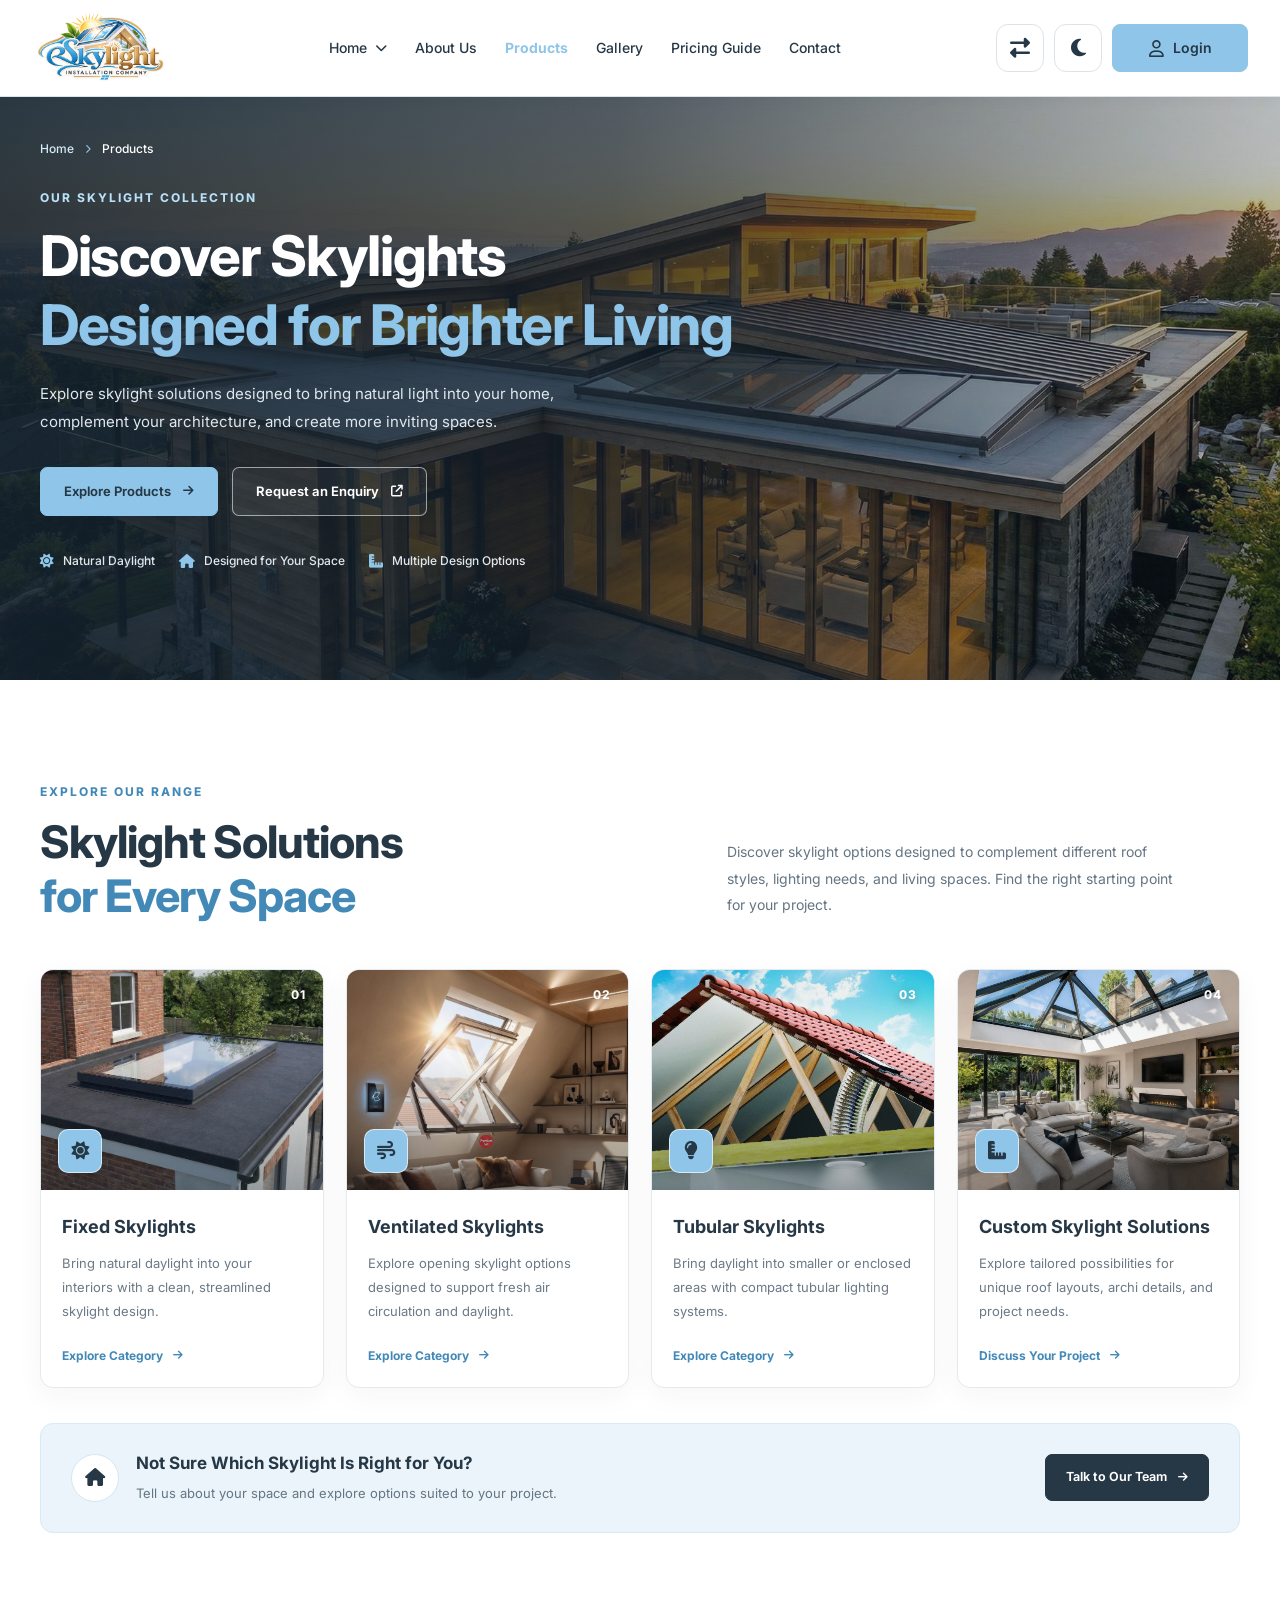
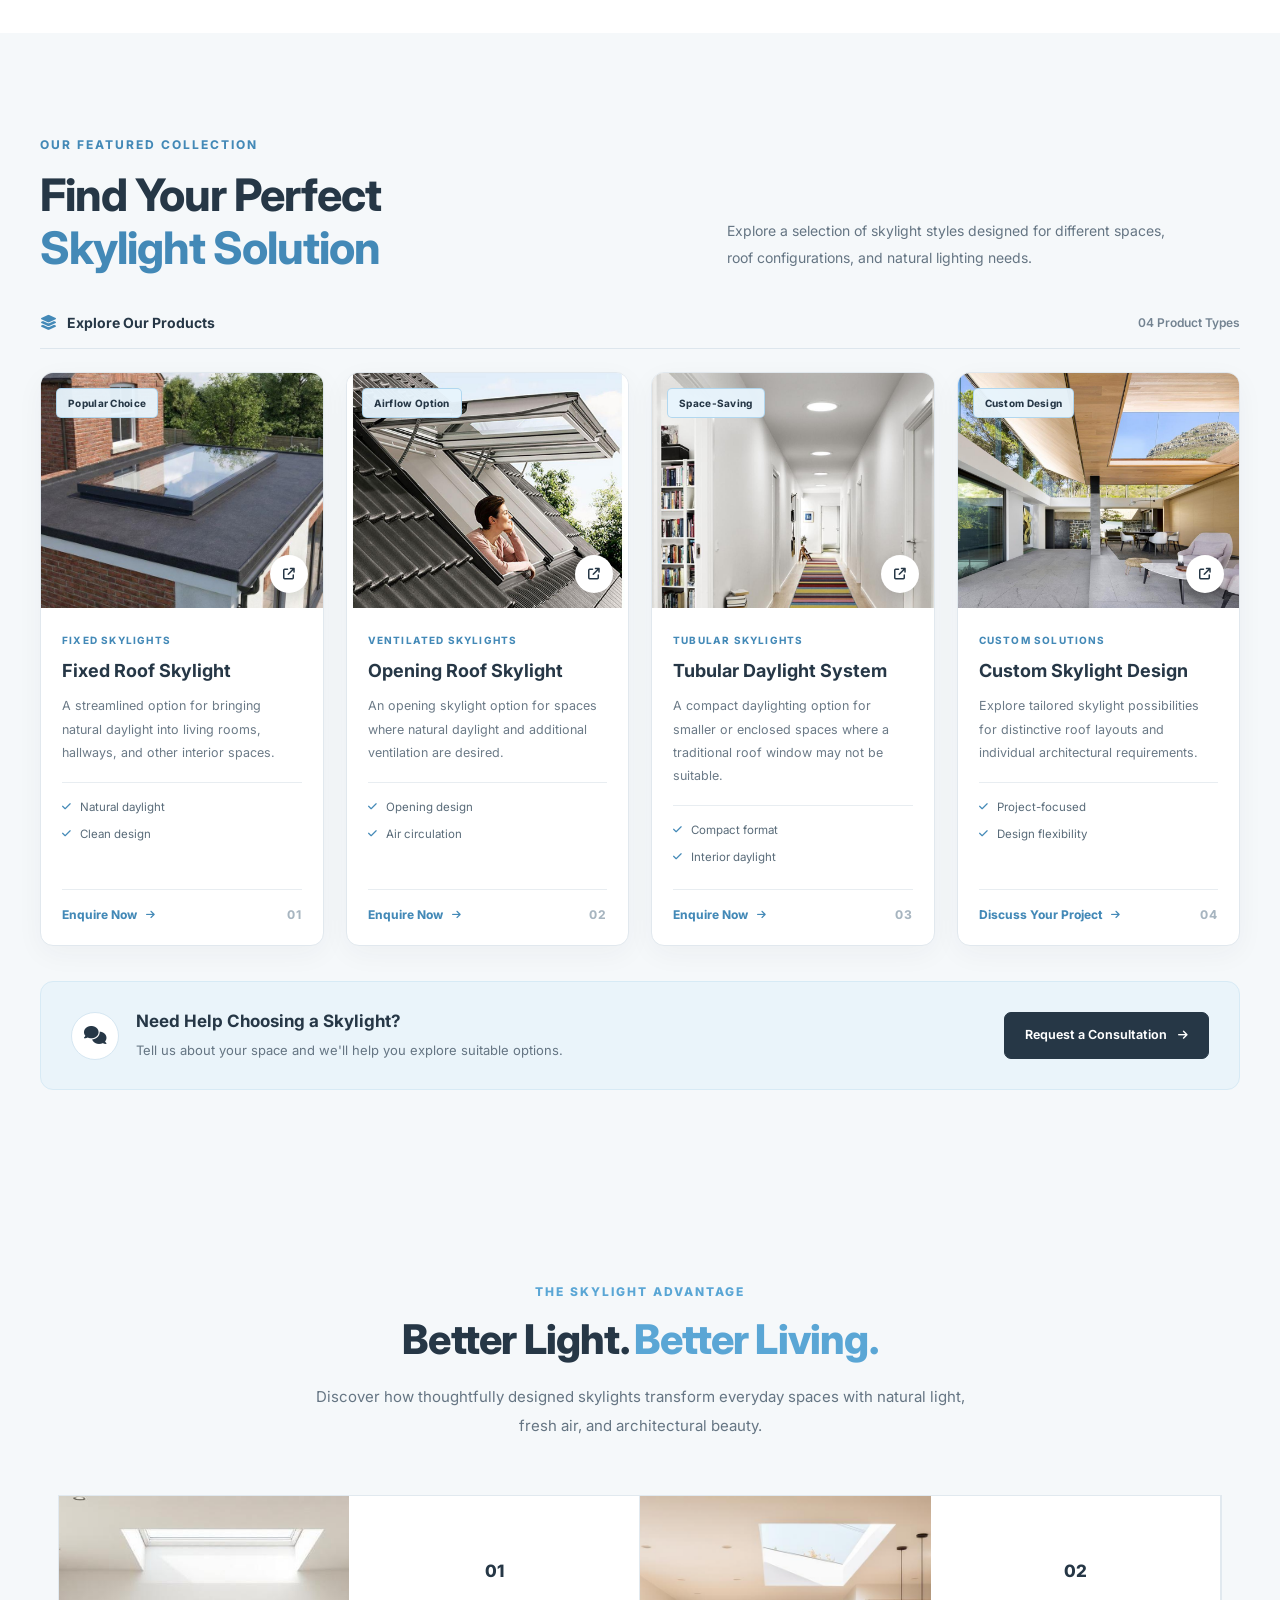
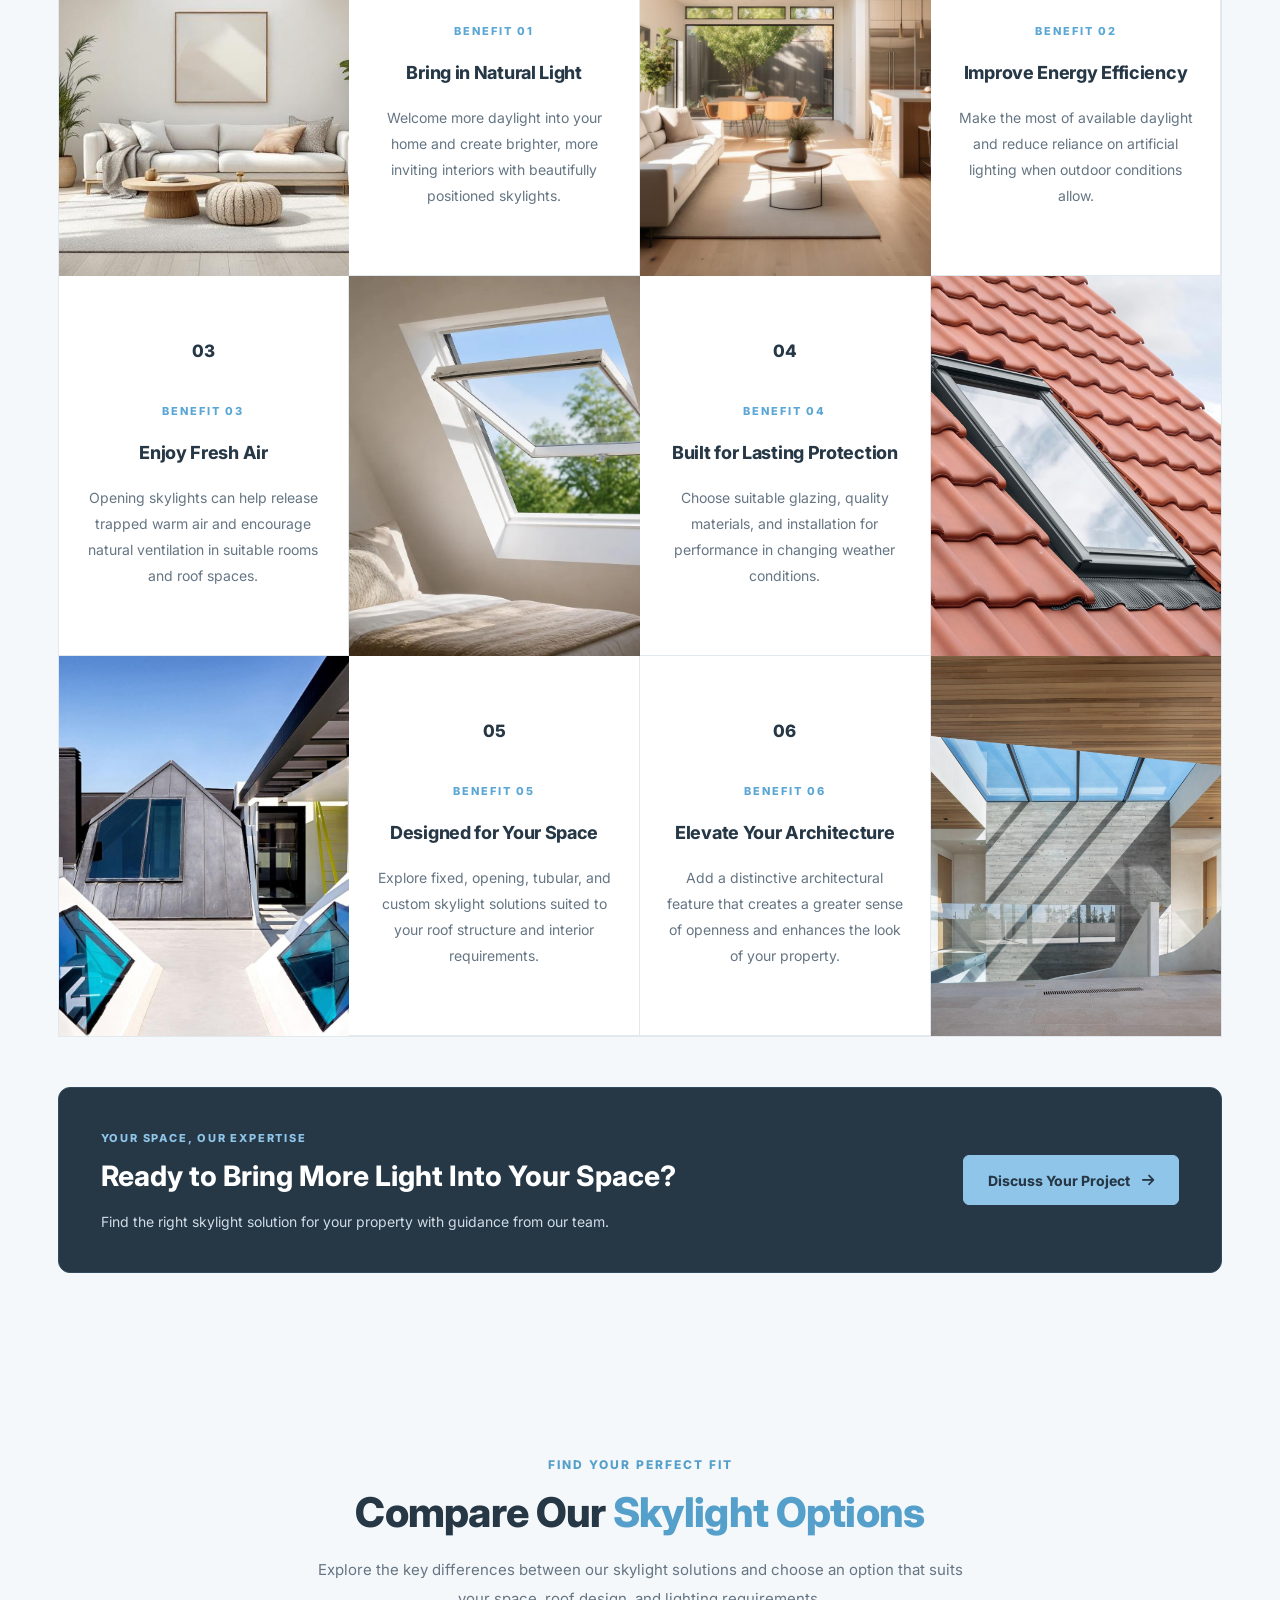
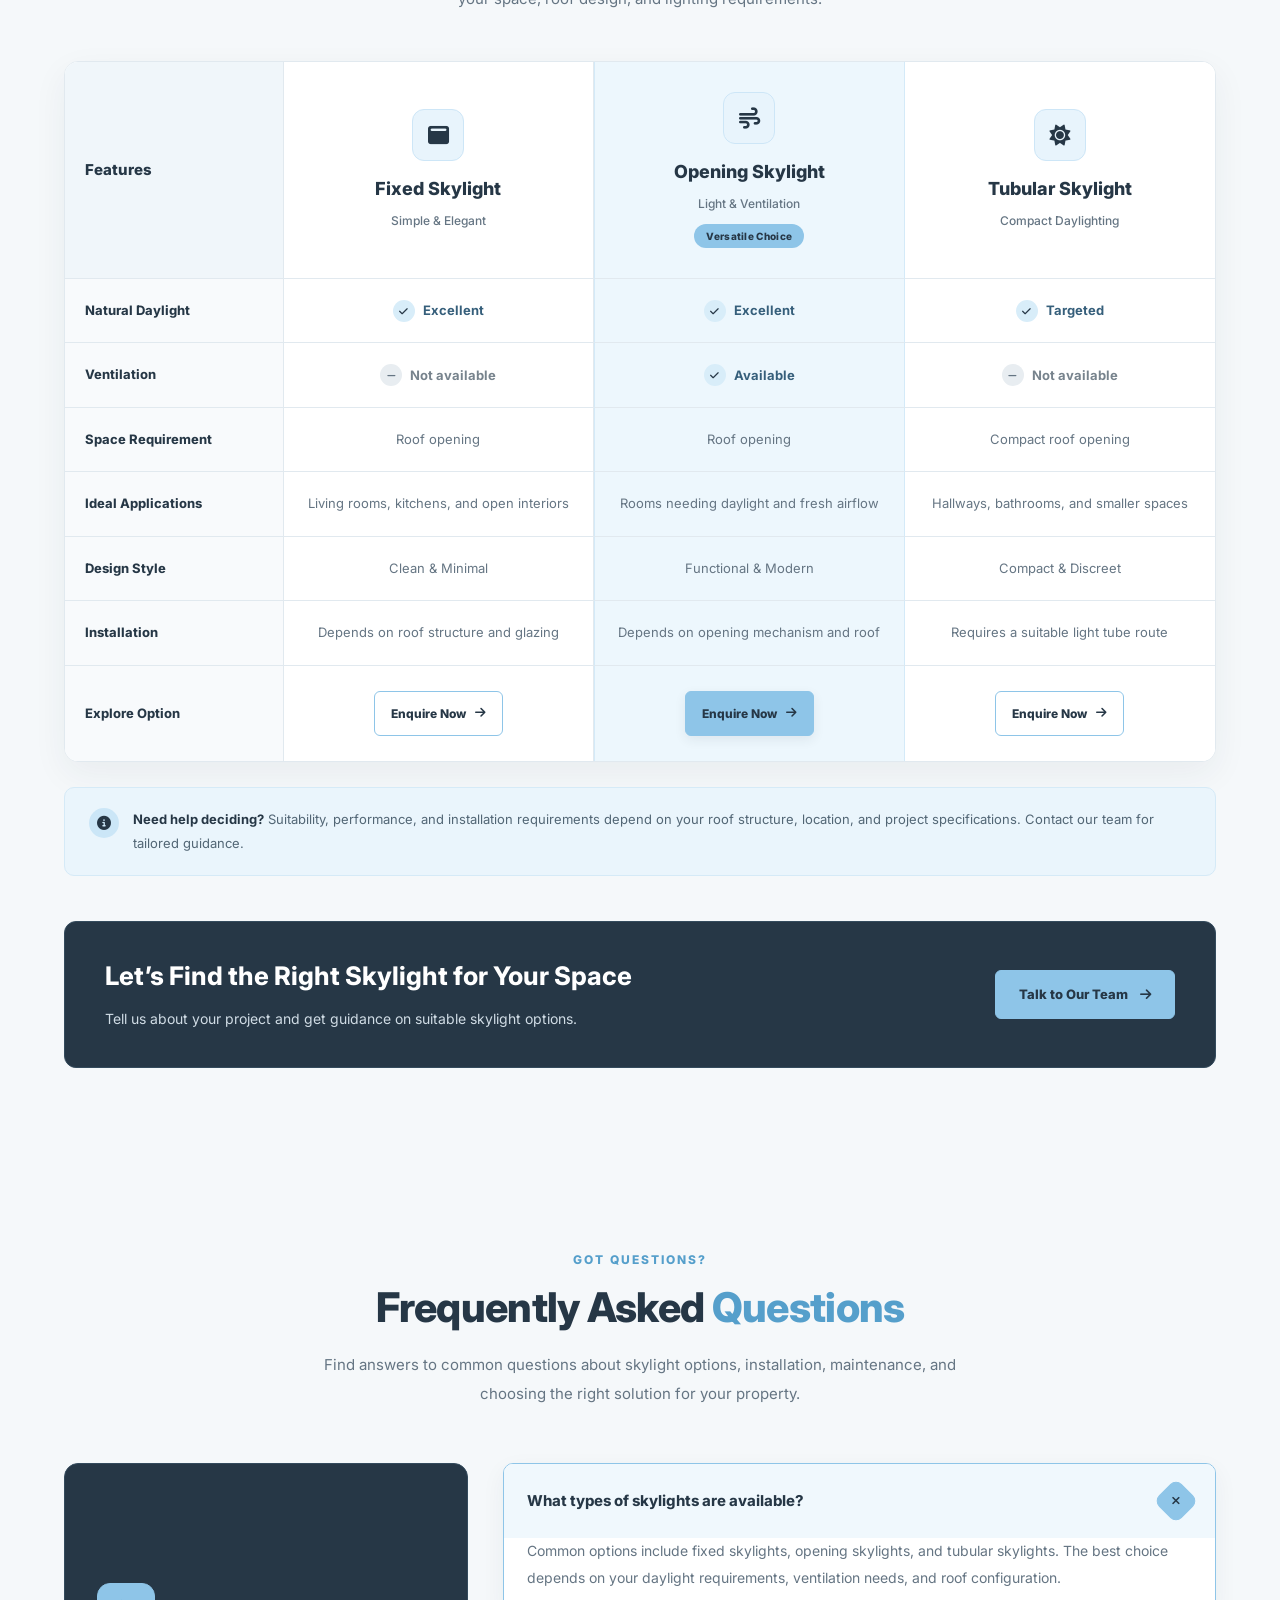
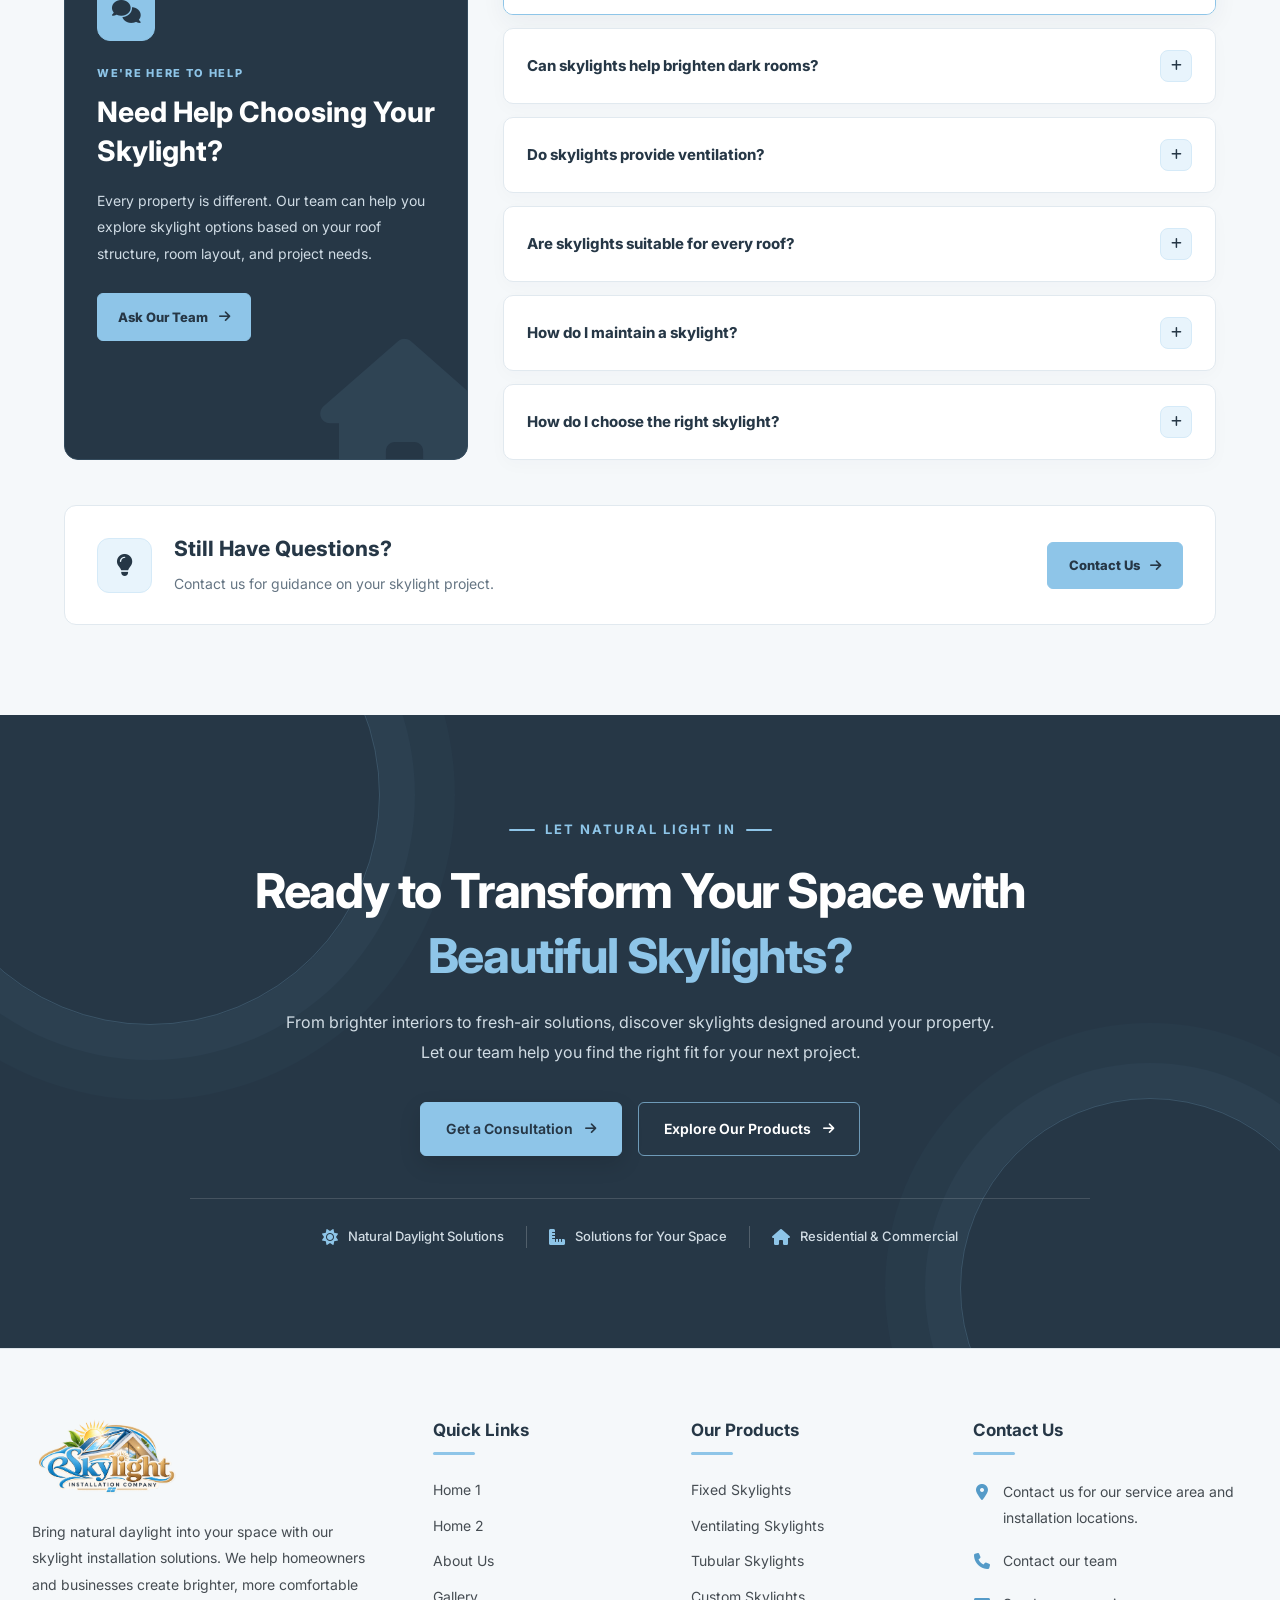
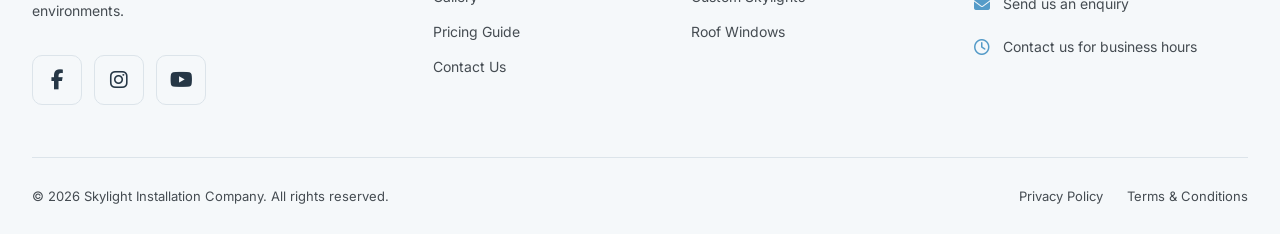
<file: products.html>
<!DOCTYPE html>
<html lang="en">

<head>
    <meta charset="UTF-8">
    <meta name="viewport" content="width=device-width, initial-scale=1.0">

    <meta
        name="description"
        content="Discover premium skylight products and professional skylight installation services."
    >

    <title>Skylight Installation Company</title>
    <!-- Favicon -->

  <link rel="icon" type="image/png" href="images/logo.png">

    <!-- GOOGLE FONT -->
    <link rel="preconnect" href="https://fonts.googleapis.com">
    <link rel="preconnect" href="https://fonts.gstatic.com" crossorigin>

    <link
        href="https://fonts.googleapis.com/css2?family=Inter:wght@400;500;600;700;800&display=swap"
        rel="stylesheet"
    >

    <!-- FONT AWESOME -->
    <link
        rel="stylesheet"
        href="https://cdnjs.cloudflare.com/ajax/libs/font-awesome/6.7.2/css/all.min.css"
    >

    <!-- MAIN CSS -->
    <link rel="stylesheet" href="css/style.css">

    <!-- RESPONSIVE CSS -->
    <link rel="stylesheet" href="css/responsive.css">
</head>

<body>

    <!-- ==========================================
         HEADER START
    =========================================== -->

    

<!-- =====================================================
     SKYLIGHT INSTALLATION COMPANY - HEADER
====================================================== -->

<header class="site-header" id="siteHeader">

    <div class="header-container">

        <!-- LOGO - LEFT -->
        <a
            href="index.html"
            class="site-logo"
            aria-label="Skylight Installation Company Home"
        >
            <img
                src="images/logo.png"
                alt="Skylight Installation Company"
                class="logo-image"
            >
        </a>


        <!-- HAMBURGER - RESPONSIVE -->
        <button
            class="menu-toggle"
            id="menuToggle"
            type="button"
            aria-label="Open navigation menu"
            aria-controls="mainNavigation"
            aria-expanded="false"
        >
            <span></span>
            <span></span>
            <span></span>
        </button>


        <!-- NAVIGATION - CENTER -->
        <nav
            class="main-navigation"
            id="mainNavigation"
            aria-label="Main navigation"
        >

            <ul class="nav-list">

                <!-- HOME DROPDOWN -->
                <li class="nav-item has-dropdown">

                    <button
                        class="nav-link dropdown-toggle"
                        type="button"
                        aria-expanded="false"
                        aria-controls="homeDropdown"
                    >
                        <span>Home</span>

                        <i
                            class="fa-solid fa-chevron-down"
                            aria-hidden="true"
                        ></i>
                    </button>

                    <ul
                        class="dropdown-menu"
                        id="homeDropdown"
                    >
                        <li>
                            <a href="index.html">Home 1</a>
                        </li>

                        <li>
                            <a href="home-2.html">Home 2</a>
                        </li>
                    </ul>

                </li>
                <!-- ABOUT US -->
                <li class="nav-item">
                    <a href="about.html" class="nav-link">
                        About Us
                    </a>
                </li>


                <!-- PRODUCTS -->
                <li class="nav-item">
                    <a href="products.html" class="nav-link active">
                        Products
                    </a>
                </li>


                <!-- GALLERY -->
                <li class="nav-item">
                    <a href="gallery.html" class="nav-link">
                        Gallery
                    </a>
                </li>


                <!-- PRICING GUIDE -->
                <li class="nav-item">
                    <a href="pricing.html" class="nav-link">
                        Pricing Guide
                    </a>
                </li>


                


                <!-- CONTACT -->
                <li class="nav-item">
                    <a href="contact.html" class="nav-link">
                        Contact
                    </a>
                </li>

            </ul>


            <!-- ACTIONS INSIDE RESPONSIVE NAVIGATION -->
            <div class="header-actions">

                <!-- RTL TOGGLE -->
                <button
                    type="button"
                    class="header-icon-btn rtl-toggle"
                    id="rtlToggle"
                    aria-label="Switch to right-to-left layout"
                    aria-pressed="false"
                    title="Toggle RTL"
                >
                    <i
                        class="fa-solid fa-right-left"
                        aria-hidden="true"
                    ></i>
                </button>


                <!-- DARK MODE TOGGLE -->
                <button
                    type="button"
                    class="header-icon-btn dark-toggle"
                    id="darkModeToggle"
                    aria-label="Enable dark mode"
                    aria-pressed="false"
                    title="Toggle dark mode"
                >
                    <i
                        class="fa-solid fa-moon"
                        aria-hidden="true"
                    ></i>
                </button>


                <!-- LOGIN BUTTON -->
                <a href="login.html" class="login-btn">

                    <i
                        class="fa-regular fa-user"
                        aria-hidden="true"
                    ></i>

                    <span>Login</span>

                </a>

            </div>

        </nav>

    </div>

</header>

<!-- END HEADER -->

<!-- END HEADER -->


    <!-- ==========================================
         HEADER END
    =========================================== -->


    <!-- ==========================================
         TEMPORARY HOME HERO
         Replace this section when building Home 1
    =========================================== -->

    <main>

<!-- =====================================================
     PRODUCTS PAGE — SECTION 1: HERO BANNER
====================================================== -->

<section class="products-hero" id="productsHero">

    <!-- BACKGROUND OVERLAY -->
    <div class="products-hero-overlay" aria-hidden="true"></div>

    <div class="products-hero-container">

        <!-- HERO CONTENT -->
        <div class="products-hero-content">

            <!-- BREADCRUMB -->
            <nav class="products-hero-breadcrumb"
                 aria-label="Breadcrumb">

                <a href="index.html">Home</a>

                <i class="fa-solid fa-chevron-right"
                   aria-hidden="true"></i>

                <span aria-current="page">Products</span>

            </nav>

            <!-- EYEBROW -->
            <span class="products-hero-eyebrow">
                OUR SKYLIGHT COLLECTION
            </span>

            <!-- HEADING -->
            <h1 class="products-hero-title">
                Discover Skylights
                <span>Designed for Brighter Living</span>
            </h1>

            <!-- DESCRIPTION -->
            <p class="products-hero-description">
                Explore skylight solutions designed to bring
                natural light into your home, complement your
                architecture, and create more inviting spaces.
            </p>

            <!-- CTA BUTTONS -->
            <div class="products-hero-actions">

                <a href="#productCategories"
                   class="products-hero-button products-hero-button-primary">

                    <span>Explore Products</span>

                    <i class="fa-solid fa-arrow-right"
                       aria-hidden="true"></i>

                </a>

                <a href="contact.html"
                   class="products-hero-button products-hero-button-secondary">

                    <span>Request an Enquiry</span>

                    <i class="fa-solid fa-arrow-up-right-from-square"
                       aria-hidden="true"></i>

                </a>

            </div>

            <!-- TRUST POINTS -->
            <div class="products-hero-highlights">

                <div class="products-hero-highlight">

                    <i class="fa-solid fa-sun"
                       aria-hidden="true"></i>

                    <span>Natural Daylight</span>

                </div>

                <div class="products-hero-highlight">

                    <i class="fa-solid fa-house"
                       aria-hidden="true"></i>

                    <span>Designed for Your Space</span>

                </div>

                <div class="products-hero-highlight">

                    <i class="fa-solid fa-ruler-combined"
                       aria-hidden="true"></i>

                    <span>Multiple Design Options</span>

                </div>

            </div>

        </div>

    </div>

</section>

<!-- =====================================================
     PRODUCTS PAGE — SECTION 2: PRODUCT CATEGORIES
====================================================== -->

<section class="products-categories" id="productCategories">

    <div class="products-categories-container">

        <!-- SECTION HEADER -->
        <div class="products-categories-header">

            <div class="products-categories-heading">

                <span class="products-categories-eyebrow">
                    EXPLORE OUR RANGE
                </span>

                <h2 class="products-categories-title">
                    Skylight Solutions
                    <span>for Every Space</span>
                </h2>

            </div>

            <p class="products-categories-description">
                Discover skylight options designed to complement
                different roof styles, lighting needs, and living
                spaces. Find the right starting point for your project.
            </p>

        </div>


        <!-- CATEGORY CARDS -->
        <div class="products-categories-grid">

            <!-- CATEGORY 01: FIXED SKYLIGHTS -->
            <article class="products-category-card">

                <a href="#featuredProducts"
                   class="products-category-image-link"
                   aria-label="Explore fixed skylights">

                    <img
                        src="images/fixed-skylight.jpg"
                        alt="Fixed skylight bringing natural daylight into a modern living room"
                        class="products-category-image"
                        loading="lazy"
                    >

                    <span class="products-category-image-overlay"
                          aria-hidden="true"></span>

                    <span class="products-category-icon">
                        <i class="fa-solid fa-sun"
                           aria-hidden="true"></i>
                    </span>

                    <span class="products-category-number">01</span>

                </a>

                <div class="products-category-content">

                    <h3>
                        <a href="#featuredProducts">
                            Fixed Skylights
                        </a>
                    </h3>

                    <p>
                        Bring natural daylight into your interiors
                        with a clean, streamlined skylight design.
                    </p>

                    <a href="#featuredProducts"
                       class="products-category-link">

                        <span>Explore Category</span>

                        <i class="fa-solid fa-arrow-right"
                           aria-hidden="true"></i>

                    </a>

                </div>

            </article>


            <!-- CATEGORY 02: VENTILATED SKYLIGHTS -->
            <article class="products-category-card">

                <a href="#featuredProducts"
                   class="products-category-image-link"
                   aria-label="Explore ventilated skylights">

                    <img
                        src="images/ventilated-skylight.jpg"
                        alt="Opening roof skylight in a bright contemporary home"
                        class="products-category-image"
                        loading="lazy"
                    >

                    <span class="products-category-image-overlay"
                          aria-hidden="true"></span>

                    <span class="products-category-icon">
                        <i class="fa-solid fa-wind"
                           aria-hidden="true"></i>
                    </span>

                    <span class="products-category-number">02</span>

                </a>

                <div class="products-category-content">

                    <h3>
                        <a href="#featuredProducts">
                            Ventilated Skylights
                        </a>
                    </h3>

                    <p>
                        Explore opening skylight options designed
                        to support fresh air circulation and daylight.
                    </p>

                    <a href="#featuredProducts"
                       class="products-category-link">

                        <span>Explore Category</span>

                        <i class="fa-solid fa-arrow-right"
                           aria-hidden="true"></i>

                    </a>

                </div>

            </article>


            <!-- CATEGORY 03: TUBULAR SKYLIGHTS -->
            <article class="products-category-card">

                <a href="#featuredProducts"
                   class="products-category-image-link"
                   aria-label="Explore tubular skylights">

                    <img
                        src="images/tubular-skylight.jpg"
                        alt="Tubular daylight system illuminating a compact interior"
                        class="products-category-image"
                        loading="lazy"
                    >

                    <span class="products-category-image-overlay"
                          aria-hidden="true"></span>

                    <span class="products-category-icon">
                        <i class="fa-solid fa-lightbulb"
                           aria-hidden="true"></i>
                    </span>

                    <span class="products-category-number">03</span>

                </a>

                <div class="products-category-content">

                    <h3>
                        <a href="#featuredProducts">
                            Tubular Skylights
                        </a>
                    </h3>

                    <p>
                        Bring daylight into smaller or enclosed
                        areas with compact tubular lighting systems.
                    </p>

                    <a href="#featuredProducts"
                       class="products-category-link">

                        <span>Explore Category</span>

                        <i class="fa-solid fa-arrow-right"
                           aria-hidden="true"></i>

                    </a>

                </div>

            </article>


            <!-- CATEGORY 04: CUSTOM SOLUTIONS -->
            <article class="products-category-card">

                <a href="contact.html"
                   class="products-category-image-link"
                   aria-label="Enquire about custom skylight solutions">

                    <img
                        src="images/custom-skylight.jpg"
                        alt="Architectural skylight installation in a custom-designed home"
                        class="products-category-image"
                        loading="lazy"
                    >

                    <span class="products-category-image-overlay"
                          aria-hidden="true"></span>

                    <span class="products-category-icon">
                        <i class="fa-solid fa-ruler-combined"
                           aria-hidden="true"></i>
                    </span>

                    <span class="products-category-number">04</span>

                </a>

                <div class="products-category-content">

                    <h3>
                        <a href="contact.html">
                            Custom Skylight Solutions
                        </a>
                    </h3>

                    <p>
                        Explore tailored possibilities for unique
                        roof layouts, archi details, and
                        project needs.
                    </p>

                    <a href="contact.html"
                       class="products-category-link">

                        <span>Discuss Your Project</span>

                        <i class="fa-solid fa-arrow-right"
                           aria-hidden="true"></i>

                    </a>

                </div>

            </article>

        </div>


        <!-- BOTTOM NOTE -->
        <div class="products-categories-footer">

            <div class="products-categories-footer-content">

                <span class="products-categories-footer-icon">
                    <i class="fa-solid fa-house"
                       aria-hidden="true"></i>
                </span>

                <div class="products-categories-footer-text">

                    <h3>Not Sure Which Skylight Is Right for You?</h3>

                    <p>
                        Tell us about your space and explore options
                        suited to your project.
                    </p>

                </div>

            </div>

            <a href="contact.html"
               class="products-categories-footer-button">

                <span>Talk to Our Team</span>

                <i class="fa-solid fa-arrow-right"
                   aria-hidden="true"></i>

            </a>

        </div>

    </div>

</section>

<!-- =====================================================
     PRODUCTS PAGE — SECTION 3: FEATURED PRODUCTS
====================================================== -->

<section class="featured-products" id="featuredProducts">

    <div class="featured-products-container">

        <!-- SECTION HEADER -->
        <div class="featured-products-header">

            <div class="featured-products-heading">

                <span class="featured-products-eyebrow">
                    OUR FEATURED COLLECTION
                </span>

                <h2 class="featured-products-title">
                    Find Your Perfect
                    <span>Skylight Solution</span>
                </h2>

            </div>

            <p class="featured-products-description">
                Explore a selection of skylight styles designed
                for different spaces, roof configurations, and
                natural lighting needs.
            </p>

        </div>


        <!-- PRODUCT FILTER LABELS -->
        <div class="featured-products-toolbar">

            <div class="featured-products-label">
                <i class="fa-solid fa-layer-group"
                   aria-hidden="true"></i>

                <span>Explore Our Products</span>
            </div>

            <span class="featured-products-count">
                04 Product Types
            </span>

        </div>


        <!-- PRODUCT GRID -->
        <div class="featured-products-grid">

            <!-- PRODUCT 01 -->
            <article class="featured-product-card">

                <a href="contact.html"
                   class="featured-product-image-link"
                   aria-label="Enquire about fixed skylights">

                    <img
                        src="images/product-fixed-skylight.jpg"
                        alt="Fixed skylight installed above a modern living area"
                        class="featured-product-image"
                        loading="lazy"
                    >

                    <span class="featured-product-badge">
                        Popular Choice
                    </span>

                    <span class="featured-product-image-icon">
                        <i class="fa-solid fa-arrow-up-right-from-square"
                           aria-hidden="true"></i>
                    </span>

                </a>

                <div class="featured-product-content">

                    <div class="featured-product-category">
                        FIXED SKYLIGHTS
                    </div>

                    <h3 class="featured-product-title">
                        Fixed Roof Skylight
                    </h3>

                    <p class="featured-product-description">
                        A streamlined option for bringing natural
                        daylight into living rooms, hallways,
                        and other interior spaces.
                    </p>

                    <div class="featured-product-features">

                        <span>
                            <i class="fa-solid fa-check"
                               aria-hidden="true"></i>
                            Natural daylight
                        </span>

                        <span>
                            <i class="fa-solid fa-check"
                               aria-hidden="true"></i>
                            Clean design
                        </span>

                    </div>

                    <div class="featured-product-footer">

                        <a href="contact.html"
                           class="featured-product-link">

                            <span>Enquire Now</span>

                            <i class="fa-solid fa-arrow-right"
                               aria-hidden="true"></i>

                        </a>

                        <span class="featured-product-index">
                            01
                        </span>

                    </div>

                </div>

            </article>


            <!-- PRODUCT 02 -->
            <article class="featured-product-card">

                <a href="contact.html"
                   class="featured-product-image-link"
                   aria-label="Enquire about ventilated skylights">

                    <img
                        src="images/product-ventilated-skylight.jpg"
                        alt="Ventilated skylight opening above a bright interior"
                        class="featured-product-image"
                        loading="lazy"
                    >

                    <span class="featured-product-badge">
                        Airflow Option
                    </span>

                    <span class="featured-product-image-icon">
                        <i class="fa-solid fa-arrow-up-right-from-square"
                           aria-hidden="true"></i>
                    </span>

                </a>

                <div class="featured-product-content">

                    <div class="featured-product-category">
                        VENTILATED SKYLIGHTS
                    </div>

                    <h3 class="featured-product-title">
                        Opening Roof Skylight
                    </h3>

                    <p class="featured-product-description">
                        An opening skylight option for spaces
                        where natural daylight and additional
                        ventilation are desired.
                    </p>

                    <div class="featured-product-features">

                        <span>
                            <i class="fa-solid fa-check"
                               aria-hidden="true"></i>
                            Opening design
                        </span>

                        <span>
                            <i class="fa-solid fa-check"
                               aria-hidden="true"></i>
                            Air circulation
                        </span>

                    </div>

                    <div class="featured-product-footer">

                        <a href="contact.html"
                           class="featured-product-link">

                            <span>Enquire Now</span>

                            <i class="fa-solid fa-arrow-right"
                               aria-hidden="true"></i>

                        </a>

                        <span class="featured-product-index">
                            02
                        </span>

                    </div>

                </div>

            </article>


            <!-- PRODUCT 03 -->
            <article class="featured-product-card">

                <a href="contact.html"
                   class="featured-product-image-link"
                   aria-label="Enquire about tubular skylights">

                    <img
                        src="images/product-tubular-skylight.jpg"
                        alt="Tubular skylight daylight system illuminating a hallway"
                        class="featured-product-image"
                        loading="lazy"
                    >

                    <span class="featured-product-badge">
                        Space-Saving
                    </span>

                    <span class="featured-product-image-icon">
                        <i class="fa-solid fa-arrow-up-right-from-square"
                           aria-hidden="true"></i>
                    </span>

                </a>

                <div class="featured-product-content">

                    <div class="featured-product-category">
                        TUBULAR SKYLIGHTS
                    </div>

                    <h3 class="featured-product-title">
                        Tubular Daylight System
                    </h3>

                    <p class="featured-product-description">
                        A compact daylighting option for smaller
                        or enclosed spaces where a traditional
                        roof window may not be suitable.
                    </p>

                    <div class="featured-product-features">

                        <span>
                            <i class="fa-solid fa-check"
                               aria-hidden="true"></i>
                            Compact format
                        </span>

                        <span>
                            <i class="fa-solid fa-check"
                               aria-hidden="true"></i>
                            Interior daylight
                        </span>

                    </div>

                    <div class="featured-product-footer">

                        <a href="contact.html"
                           class="featured-product-link">

                            <span>Enquire Now</span>

                            <i class="fa-solid fa-arrow-right"
                               aria-hidden="true"></i>

                        </a>

                        <span class="featured-product-index">
                            03
                        </span>

                    </div>

                </div>

            </article>


            <!-- PRODUCT 04 -->
            <article class="featured-product-card">

                <a href="contact.html"
                   class="featured-product-image-link"
                   aria-label="Enquire about custom skylight solutions">

                    <img
                        src="images/product-custom-skylight.jpg"
                        alt="Large custom architectural skylight in a contemporary home"
                        class="featured-product-image"
                        loading="lazy"
                    >

                    <span class="featured-product-badge">
                        Custom Design
                    </span>

                    <span class="featured-product-image-icon">
                        <i class="fa-solid fa-arrow-up-right-from-square"
                           aria-hidden="true"></i>
                    </span>

                </a>

                <div class="featured-product-content">

                    <div class="featured-product-category">
                        CUSTOM SOLUTIONS
                    </div>

                    <h3 class="featured-product-title">
                        Custom Skylight Design
                    </h3>

                    <p class="featured-product-description">
                        Explore tailored skylight possibilities
                        for distinctive roof layouts and
                        individual architectural requirements.
                    </p>

                    <div class="featured-product-features">

                        <span>
                            <i class="fa-solid fa-check"
                               aria-hidden="true"></i>
                            Project-focused
                        </span>

                        <span>
                            <i class="fa-solid fa-check"
                               aria-hidden="true"></i>
                            Design flexibility
                        </span>

                    </div>

                    <div class="featured-product-footer">

                        <a href="contact.html"
                           class="featured-product-link">

                            <span>Discuss Your Project</span>

                            <i class="fa-solid fa-arrow-right"
                               aria-hidden="true"></i>

                        </a>

                        <span class="featured-product-index">
                            04
                        </span>

                    </div>

                </div>

            </article>

        </div>


        <!-- BOTTOM CTA -->
        <div class="featured-products-bottom">

            <div class="featured-products-bottom-content">

                <span class="featured-products-bottom-icon">
                    <i class="fa-solid fa-comments"
                       aria-hidden="true"></i>
                </span>

                <div>
                    <h3>Need Help Choosing a Skylight?</h3>

                    <p>
                        Tell us about your space and we'll help
                        you explore suitable options.
                    </p>
                </div>

            </div>

            <a href="contact.html"
               class="featured-products-bottom-button">

                <span>Request a Consultation</span>

                <i class="fa-solid fa-arrow-right"
                   aria-hidden="true"></i>

            </a>

        </div>

    </div>

</section>

<!-- =====================================================
     PRODUCTS SECTION 4: BENEFITS & FEATURES
====================================================== -->

<section class="products-benefits" id="productBenefits">

    <div class="products-benefits-container">

        <!-- SECTION HEADER -->
        <div class="products-benefits-header">

            <span class="products-benefits-eyebrow">
                THE SKYLIGHT ADVANTAGE
            </span>

            <h2 class="products-benefits-title">
                Better Light.
                <span>Better Living.</span>
            </h2>

            <p class="products-benefits-description">
                Discover how thoughtfully designed skylights
                transform everyday spaces with natural light,
                fresh air, and architectural beauty.
            </p>

        </div>


        <!-- SIX ALTERNATING IMAGE AND TEXT CARDS -->
        <div class="products-benefits-grid">


            <!-- CARD 01: IMAGE -->
            <div class="products-benefit-image">
                <img
                    src="images/skylight-living-room.jpg"
                    alt="Bright living room illuminated by a modern skylight"
                    loading="lazy"
                >
            </div>


            <!-- CARD 01: TEXT -->
            <article class="products-benefit-card">

                <span class="products-benefit-number">01</span>

                <span class="products-benefit-step">
                    BENEFIT 01
                </span>

                <h3>Bring in Natural Light</h3>

                <p>
                    Welcome more daylight into your home and
                    create brighter, more inviting interiors
                    with beautifully positioned skylights.
                </p>

            </article>


            <!-- CARD 02: IMAGE -->
            <div class="products-benefit-image">
                <img
                    src="images/skylight-modern-interior.jpg"
                    alt="Contemporary interior with natural daylight from above"
                    loading="lazy"
                >
            </div>


            <!-- CARD 02: TEXT -->
            <article class="products-benefit-card">

                <span class="products-benefit-number">02</span>

                <span class="products-benefit-step">
                    BENEFIT 02
                </span>

                <h3>Improve Energy Efficiency</h3>

                <p>
                    Make the most of available daylight and
                    reduce reliance on artificial lighting
                    when outdoor conditions allow.
                </p>

            </article>


            <!-- CARD 03: TEXT -->
            <article class="products-benefit-card">

                <span class="products-benefit-number">03</span>

                <span class="products-benefit-step">
                    BENEFIT 03
                </span>

                <h3>Enjoy Fresh Air</h3>

                <p>
                    Opening skylights can help release trapped
                    warm air and encourage natural ventilation
                    in suitable rooms and roof spaces.
                </p>

            </article>


            <!-- CARD 03: IMAGE -->
            <div class="products-benefit-image">
                <img
                    src="images/opening-skylight-ventilation.jpg"
                    alt="Opening skylight designed to support indoor ventilation"
                    loading="lazy"
                >
            </div>


            <!-- CARD 04: TEXT -->
            <article class="products-benefit-card">

                <span class="products-benefit-number">04</span>

                <span class="products-benefit-step">
                    BENEFIT 04
                </span>

                <h3>Built for Lasting Protection</h3>

                <p>
                    Choose suitable glazing, quality materials,
                    and installation for
                    performance in changing weather conditions.
                </p>

            </article>


            <!-- CARD 04: IMAGE -->
            <div class="products-benefit-image">
                <img
                    src="images/skylight-roof-installation.jpg"
                    alt="Professionally installed skylight integrated into a roof"
                    loading="lazy"
                >
            </div>


            <!-- CARD 05: IMAGE -->
            <div class="products-benefit-image">
                <img
                    src="images/custom-skylight-design.jpg"
                    alt="Custom skylight design complementing modern architecture"
                    loading="lazy"
                >
            </div>


            <!-- CARD 05: TEXT -->
            <article class="products-benefit-card">

                <span class="products-benefit-number">05</span>

                <span class="products-benefit-step">
                    BENEFIT 05
                </span>

                <h3>Designed for Your Space</h3>

                <p>
                    Explore fixed, opening, tubular, and custom
                    skylight solutions suited to your roof
                    structure and interior requirements.
                </p>

            </article>


            <!-- CARD 06: TEXT -->
            <article class="products-benefit-card">

                <span class="products-benefit-number">06</span>

                <span class="products-benefit-step">
                    BENEFIT 06
                </span>

                <h3>Elevate Your Architecture</h3>

                <p>
                    Add a distinctive architectural feature
                    that creates a greater sense of openness
                    and enhances the look of your property.
                </p>

            </article>


            <!-- CARD 06: IMAGE -->
            <div class="products-benefit-image">
                <img
                    src="images/skylight-architectural-interior.jpg"
                    alt="Elegant architectural interior featuring overhead glazing"
                    loading="lazy"
                >
            </div>

        </div>


        <!-- BOTTOM CTA -->
        <div class="products-benefits-cta">

            <div class="products-benefits-cta-content">

                <span class="products-benefits-cta-label">
                    YOUR SPACE, OUR EXPERTISE
                </span>

                <h3>
                    Ready to Bring More Light Into Your Space?
                </h3>

                <p>
                    Find the right skylight solution for your
                    property with guidance from our team.
                </p>

            </div>

            <a href="contact.html"
               class="products-benefits-cta-button">

                Discuss Your Project

                <i class="fa-solid fa-arrow-right"
                   aria-hidden="true"></i>

            </a>

        </div>

    </div>

</section>

<!-- =====================================================
     PRODUCTS SECTION 5: COMPARE SKYLIGHT OPTIONS
====================================================== -->

<section class="products-compare" id="compareSkylights">

    <div class="products-compare-container">

        <!-- SECTION HEADER -->
        <div class="products-compare-header">

            <span class="products-compare-eyebrow">
                FIND YOUR PERFECT FIT
            </span>

            <h2 class="products-compare-title">
                Compare Our
                <span>Skylight Options</span>
            </h2>

            <p class="products-compare-description">
                Explore the key differences between our skylight
                solutions and choose an option that suits your
                space, roof design, and lighting requirements.
            </p>

        </div>


        <!-- COMPARISON TABLE -->
        <div class="products-compare-table-wrapper">

            <table class="products-compare-table">

                <thead>
                    <tr>
                        <th scope="col" class="products-compare-feature-heading">
                            Features
                        </th>

                        <th scope="col">
                            <div class="products-compare-product-heading">
                                <span class="products-compare-product-icon">
                                    <i class="fa-solid fa-window-maximize"
                                       aria-hidden="true"></i>
                                </span>
                                <h3>Fixed Skylight</h3>
                                <p>Simple &amp; Elegant</p>
                            </div>
                        </th>

                        <th scope="col" class="products-compare-featured-column">
                            <div class="products-compare-product-heading">
                                <span class="products-compare-product-icon">
                                    <i class="fa-solid fa-wind"
                                       aria-hidden="true"></i>
                                </span>
                                <h3>Opening Skylight</h3>
                                <p>Light &amp; Ventilation</p>
                                <span class="products-compare-popular">
                                    Versatile Choice
                                </span>
                            </div>
                        </th>

                        <th scope="col">
                            <div class="products-compare-product-heading">
                                <span class="products-compare-product-icon">
                                    <i class="fa-solid fa-sun"
                                       aria-hidden="true"></i>
                                </span>
                                <h3>Tubular Skylight</h3>
                                <p>Compact Daylighting</p>
                            </div>
                        </th>
                    </tr>
                </thead>


                <tbody>

                    <!-- NATURAL LIGHT -->
                    <tr>
                        <th scope="row">Natural Daylight</th>

                        <td>
                            <span class="products-compare-value">
                                <i class="fa-solid fa-check"
                                   aria-hidden="true"></i>
                                Excellent
                            </span>
                        </td>

                        <td class="products-compare-featured-column">
                            <span class="products-compare-value">
                                <i class="fa-solid fa-check"
                                   aria-hidden="true"></i>
                                Excellent
                            </span>
                        </td>

                        <td>
                            <span class="products-compare-value">
                                <i class="fa-solid fa-check"
                                   aria-hidden="true"></i>
                                Targeted
                            </span>
                        </td>
                    </tr>


                    <!-- VENTILATION -->
                    <tr>
                        <th scope="row">Ventilation</th>

                        <td>
                            <span class="products-compare-value is-limited">
                                <i class="fa-solid fa-minus"
                                   aria-hidden="true"></i>
                                Not available
                            </span>
                        </td>

                        <td class="products-compare-featured-column">
                            <span class="products-compare-value">
                                <i class="fa-solid fa-check"
                                   aria-hidden="true"></i>
                                Available
                            </span>
                        </td>

                        <td>
                            <span class="products-compare-value is-limited">
                                <i class="fa-solid fa-minus"
                                   aria-hidden="true"></i>
                                Not available
                            </span>
                        </td>
                    </tr>


                    <!-- SPACE REQUIREMENT -->
                    <tr>
                        <th scope="row">Space Requirement</th>

                        <td>Roof opening</td>

                        <td class="products-compare-featured-column">
                            Roof opening
                        </td>

                        <td>Compact roof opening</td>
                    </tr>


                    <!-- IDEAL APPLICATION -->
                    <tr>
                        <th scope="row">Ideal Applications</th>

                        <td>
                            Living rooms, kitchens,
                            and open interiors
                        </td>

                        <td class="products-compare-featured-column">
                            Rooms needing daylight
                            and fresh airflow
                        </td>

                        <td>
                            Hallways, bathrooms,
                            and smaller spaces
                        </td>
                    </tr>


                    <!-- DESIGN -->
                    <tr>
                        <th scope="row">Design Style</th>

                        <td>Clean &amp; Minimal</td>

                        <td class="products-compare-featured-column">
                            Functional &amp; Modern
                        </td>

                        <td>Compact &amp; Discreet</td>
                    </tr>


                    <!-- INSTALLATION -->
                    <tr>
                        <th scope="row">Installation</th>

                        <td>
                            Depends on roof
                            structure and glazing
                        </td>

                        <td class="products-compare-featured-column">
                            Depends on opening
                            mechanism and roof
                        </td>

                        <td>
                            Requires a suitable
                            light tube route
                        </td>
                    </tr>


                    <!-- ACTIONS -->
                    <tr class="products-compare-action-row">

                        <th scope="row">Explore Option</th>

                        <td>
                            <a href="contact.html"
                               class="products-compare-button">
                                Enquire Now
                                <i class="fa-solid fa-arrow-right"
                                   aria-hidden="true"></i>
                            </a>
                        </td>

                        <td class="products-compare-featured-column">
                            <a href="contact.html"
                               class="products-compare-button">
                                Enquire Now
                                <i class="fa-solid fa-arrow-right"
                                   aria-hidden="true"></i>
                            </a>
                        </td>

                        <td>
                            <a href="contact.html"
                               class="products-compare-button">
                                Enquire Now
                                <i class="fa-solid fa-arrow-right"
                                   aria-hidden="true"></i>
                            </a>
                        </td>

                    </tr>

                </tbody>

            </table>

        </div>


        <!-- COMPARISON NOTE -->
        <div class="products-compare-note">

            <span class="products-compare-note-icon">
                <i class="fa-solid fa-circle-info"
                   aria-hidden="true"></i>
            </span>

            <p>
                <strong>Need help deciding?</strong>
                Suitability, performance, and installation
                requirements depend on your roof structure,
                location, and project specifications.
                Contact our team for tailored guidance.
            </p>

        </div>


        <!-- BOTTOM CTA -->
        <div class="products-compare-cta">

            <div class="products-compare-cta-content">

                <h3>
                    Let’s Find the Right Skylight for Your Space
                </h3>

                <p>
                    Tell us about your project and get guidance
                    on suitable skylight options.
                </p>

            </div>

            <a href="contact.html"
               class="products-compare-cta-button">
                Talk to Our Team
                <i class="fa-solid fa-arrow-right"
                   aria-hidden="true"></i>
            </a>

        </div>

    </div>

</section>

<!-- =====================================================
     PRODUCTS SECTION 6: FREQUENTLY ASKED QUESTIONS
====================================================== -->

<section class="products-faq" id="productsFaq">

    <div class="products-faq-container">

        <!-- SECTION HEADER -->
        <div class="products-faq-header">

            <span class="products-faq-eyebrow">
                GOT QUESTIONS?
            </span>

            <h2 class="products-faq-title">
                Frequently Asked
                <span>Questions</span>
            </h2>

            <p class="products-faq-description">
                Find answers to common questions about skylight
                options, installation, maintenance, and choosing
                the right solution for your property.
            </p>

        </div>


        <!-- FAQ CONTENT -->
        <div class="products-faq-layout">

            <!-- LEFT CONTENT -->
            <div class="products-faq-intro">

                <div class="products-faq-intro-icon">
                    <i class="fa-solid fa-comments"
                       aria-hidden="true"></i>
                </div>

                <span class="products-faq-intro-label">
                    WE'RE HERE TO HELP
                </span>

                <h3>
                    Need Help Choosing Your Skylight?
                </h3>

                <p>
                    Every property is different. Our team can help
                    you explore skylight options based on your
                    roof structure, room layout, and project needs.
                </p>

                <a href="contact.html"
                   class="products-faq-contact-button">
                    Ask Our Team
                    <i class="fa-solid fa-arrow-right"
                       aria-hidden="true"></i>
                </a>

                <div class="products-faq-decoration"
                     aria-hidden="true">
                    <i class="fa-solid fa-house"></i>
                </div>

            </div>


            <!-- RIGHT ACCORDION -->
            <div class="products-faq-list">


                <!-- FAQ 1 -->
                <details class="products-faq-item" open>

                    <summary class="products-faq-question">
                        <span>
                            What types of skylights are available?
                        </span>

                        <span class="products-faq-toggle"
                              aria-hidden="true">
                            <i class="fa-solid fa-plus"></i>
                        </span>
                    </summary>

                    <div class="products-faq-answer">
                        <p>
                            Common options include fixed skylights,
                            opening skylights, and tubular skylights.
                            The best choice depends on your daylight
                            requirements, ventilation needs, and
                            roof configuration.
                        </p>
                    </div>

                </details>


                <!-- FAQ 2 -->
                <details class="products-faq-item">

                    <summary class="products-faq-question">
                        <span>
                            Can skylights help brighten dark rooms?
                        </span>

                        <span class="products-faq-toggle"
                              aria-hidden="true">
                            <i class="fa-solid fa-plus"></i>
                        </span>
                    </summary>

                    <div class="products-faq-answer">
                        <p>
                            Yes. Skylights can introduce daylight
                            into rooms that receive limited light
                            through conventional windows. The result
                            depends on the skylight size, placement,
                            roof orientation, and surrounding
                            conditions.
                        </p>
                    </div>

                </details>


                <!-- FAQ 3 -->
                <details class="products-faq-item">

                    <summary class="products-faq-question">
                        <span>
                            Do skylights provide ventilation?
                        </span>

                        <span class="products-faq-toggle"
                              aria-hidden="true">
                            <i class="fa-solid fa-plus"></i>
                        </span>
                    </summary>

                    <div class="products-faq-answer">
                        <p>
                            Opening skylights can support natural
                            ventilation by allowing warm indoor air
                            to escape. Fixed and tubular skylights
                            generally provide daylight rather than
                            an opening for airflow.
                        </p>
                    </div>

                </details>


                <!-- FAQ 4 -->
                <details class="products-faq-item">

                    <summary class="products-faq-question">
                        <span>
                            Are skylights suitable for every roof?
                        </span>

                        <span class="products-faq-toggle"
                              aria-hidden="true">
                            <i class="fa-solid fa-plus"></i>
                        </span>
                    </summary>

                    <div class="products-faq-answer">
                        <p>
                            Suitability depends on roof pitch,
                            structure, roofing material, drainage,
                            and available installation space.
                            A professional assessment can help
                            determine the appropriate solution.
                        </p>
                    </div>

                </details>


                <!-- FAQ 5 -->
                <details class="products-faq-item">

                    <summary class="products-faq-question">
                        <span>
                            How do I maintain a skylight?
                        </span>

                        <span class="products-faq-toggle"
                              aria-hidden="true">
                            <i class="fa-solid fa-plus"></i>
                        </span>
                    </summary>

                    <div class="products-faq-answer">
                        <p>
                            Keep accessible glazing clean and
                            periodically inspect seals, flashing,
                            drainage, and surrounding roof areas
                            for signs of wear. Follow the
                            manufacturer's maintenance guidance.
                        </p>
                    </div>

                </details>


                <!-- FAQ 6 -->
                <details class="products-faq-item">

                    <summary class="products-faq-question">
                        <span>
                            How do I choose the right skylight?
                        </span>

                        <span class="products-faq-toggle"
                              aria-hidden="true">
                            <i class="fa-solid fa-plus"></i>
                        </span>
                    </summary>

                    <div class="products-faq-answer">
                        <p>
                            Consider the room's purpose, desired
                            daylight, ventilation requirements,
                            roof design, glazing performance,
                            and budget. Our team can help you
                            compare suitable options.
                        </p>
                    </div>

                </details>


            </div>

        </div>


        <!-- BOTTOM CTA -->
        <div class="products-faq-bottom">

            <div class="products-faq-bottom-icon">
                <i class="fa-solid fa-lightbulb"
                   aria-hidden="true"></i>
            </div>

            <div class="products-faq-bottom-content">

                <h3>
                    Still Have Questions?
                </h3>

                <p>
                    Contact us for guidance on your skylight project.
                </p>

            </div>

            <a href="contact.html"
               class="products-faq-bottom-button">
                Contact Us
                <i class="fa-solid fa-arrow-right"
                   aria-hidden="true"></i>
            </a>

        </div>

    </div>

</section>

<!-- =====================================================
     PRODUCTS SECTION 7: FINAL CTA BANNER
====================================================== -->

<section class="products-final-cta" id="productsFinalCta">

    <div class="products-final-cta-container">

        <!-- DECORATIVE BACKGROUND -->
        <div class="products-final-cta-decoration products-final-cta-decoration-one"
             aria-hidden="true"></div>

        <div class="products-final-cta-decoration products-final-cta-decoration-two"
             aria-hidden="true"></div>


        <!-- CTA CONTENT -->
        <div class="products-final-cta-content">

            <span class="products-final-cta-eyebrow">
                LET NATURAL LIGHT IN
            </span>

            <h2 class="products-final-cta-title">
                Ready to Transform Your Space
                with <span>Beautiful Skylights?</span>
            </h2>

            <p class="products-final-cta-description">
                From brighter interiors to fresh-air solutions,
                discover skylights designed around your property.
                Let our team help you find the right fit for your
                next project.
            </p>


            <!-- CTA BUTTONS -->
            <div class="products-final-cta-actions">

                <!-- PRIMARY BUTTON -->
                <a href="contact.html"
                   class="products-final-cta-button products-final-cta-button-primary">

                    Get a Consultation

                    <i class="fa-solid fa-arrow-right"
                       aria-hidden="true"></i>

                </a>


                <!-- SECONDARY BUTTON -->
                <a href="#productCategories"
                   class="products-final-cta-button products-final-cta-button-secondary">

                    Explore Our Products

                    <i class="fa-solid fa-arrow-right"
                       aria-hidden="true"></i>

                </a>

            </div>


            <!-- TRUST POINTS -->
            <div class="products-final-cta-trust">

                <div class="products-final-cta-trust-item">

                    <i class="fa-solid fa-sun"
                       aria-hidden="true"></i>

                    <span>Natural Daylight Solutions</span>

                </div>


                <span class="products-final-cta-divider"
                      aria-hidden="true"></span>


                <div class="products-final-cta-trust-item">

                    <i class="fa-solid fa-ruler-combined"
                       aria-hidden="true"></i>

                    <span>Solutions for Your Space</span>

                </div>


                <span class="products-final-cta-divider"
                      aria-hidden="true"></span>


                <div class="products-final-cta-trust-item">

                    <i class="fa-solid fa-house"
                       aria-hidden="true"></i>

                    <span>Residential &amp; Commercial</span>

                </div>

            </div>

        </div>

    </div>

</section>

         </main>

    <!-- ==========================================
         FOOTER PLACEHOLDER
    =========================================== -->

<!-- =====================================================
     SKYLIGHT INSTALLATION COMPANY - FOOTER
====================================================== -->

<footer class="site-footer" id="siteFooter">

    <div class="footer-container">

        <div class="footer-main">

            <!-- COLUMN 1: COMPANY INFORMATION -->
            <div class="footer-column footer-brand">

                <a href="index.html" class="footer-logo">
                    <img
                        src="images/logo.png"
                        alt="Skylight Installation Company"
                        class="footer-logo-image"
                    >
                </a>

                <p class="footer-description">
                    Bring natural daylight into your space with
                    our skylight installation solutions. We help
                    homeowners and businesses create brighter,
                    more comfortable environments.
                </p>

                <!-- SOCIAL MEDIA ICONS -->
                <div class="footer-socials"
                     aria-label="Social media links">

                    <a href="https://www.facebook.com/"
                       class="footer-social-link"
                       aria-label="Facebook"
                       target="_blank"
                       rel="noopener noreferrer">
                        <i class="fa-brands fa-facebook-f"
                           aria-hidden="true"></i>
                    </a>

                    <a href="https://www.instagram.com/"
                       class="footer-social-link"
                       aria-label="Instagram"
                       target="_blank"
                       rel="noopener noreferrer">
                        <i class="fa-brands fa-instagram"
                           aria-hidden="true"></i>
                    </a>

                    <a href="https://www.youtube.com/"
                       class="footer-social-link"
                       aria-label="YouTube"
                       target="_blank"
                       rel="noopener noreferrer">
                        <i class="fa-brands fa-youtube"
                           aria-hidden="true"></i>
                    </a>

                </div>

            </div>


            <!-- COLUMN 2: QUICK LINKS -->
            <div class="footer-column">

                <h3 class="footer-heading">Quick Links</h3>

                <ul class="footer-links">
                    <li><a href="index.html">Home 1</a></li>
                    <li><a href="home-2.html">Home 2</a></li>
                    <li><a href="about.html">About Us</a></li>
                    <li><a href="gallery.html">Gallery</a></li>
                    <li><a href="pricing.html">Pricing Guide</a></li>
                    <li><a href="contact.html">Contact Us</a></li>
                </ul>

            </div>


            <!-- COLUMN 3: OUR PRODUCTS -->
            <div class="footer-column">

                <h3 class="footer-heading">Our Products</h3>

                <ul class="footer-links">
                    <li><a href="products.html">Fixed Skylights</a></li>
                    <li><a href="products.html">Ventilating Skylights</a></li>
                    <li><a href="products.html">Tubular Skylights</a></li>
                    <li><a href="products.html">Custom Skylights</a></li>
                    <li><a href="products.html">Roof Windows</a></li>
                </ul>

            </div>


            <!-- COLUMN 4: CONTACT INFORMATION -->
            <div class="footer-column footer-contact">

                <h3 class="footer-heading">Contact Us</h3>

                <ul class="footer-contact-list">

                    <li>
                        <i class="fa-solid fa-location-dot"
                           aria-hidden="true"></i>
                        <span>
                            Contact us for our service area
                            and installation locations.
                        </span>
                    </li>

                    <li>
                        <i class="fa-solid fa-phone"
                           aria-hidden="true"></i>
                        <a href="contact.html">
                            Contact our team
                        </a>
                    </li>

                    <li>
                        <i class="fa-solid fa-envelope"
                           aria-hidden="true"></i>
                        <a href="contact.html">
                            Send us an enquiry
                        </a>
                    </li>

                    <li>
                        <i class="fa-regular fa-clock"
                           aria-hidden="true"></i>
                        <span>
                            Contact us for business hours
                        </span>
                    </li>

                </ul>

            </div>

        </div>


        <!-- FOOTER DIVIDER -->
        <div class="footer-divider"></div>


        <!-- FOOTER BOTTOM -->
        <div class="footer-bottom">

            <p class="footer-copyright">
                &copy; <span id="footerYear">2026</span>
                Skylight Installation Company.
                All rights reserved.
            </p>

            <div class="footer-bottom-links">
                <a href="privacy-policy.html">Privacy Policy</a>
                <a href="terms.html">Terms &amp; Conditions</a>
            </div>

        </div>

    </div>

</footer>

<!-- END FOOTER -->

    

<!-- SCROLL TO TOP BUTTON -->
<button class="scroll-top-btn"
        id="scrollTopBtn"
        type="button"
        aria-label="Scroll to top"
        title="Scroll to top">
    <i class="fa-solid fa-arrow-up" aria-hidden="true"></i>
</button>

    <!-- JAVASCRIPT -->
    <script src="js/main.js"></script>

</body>

</html>
</file>
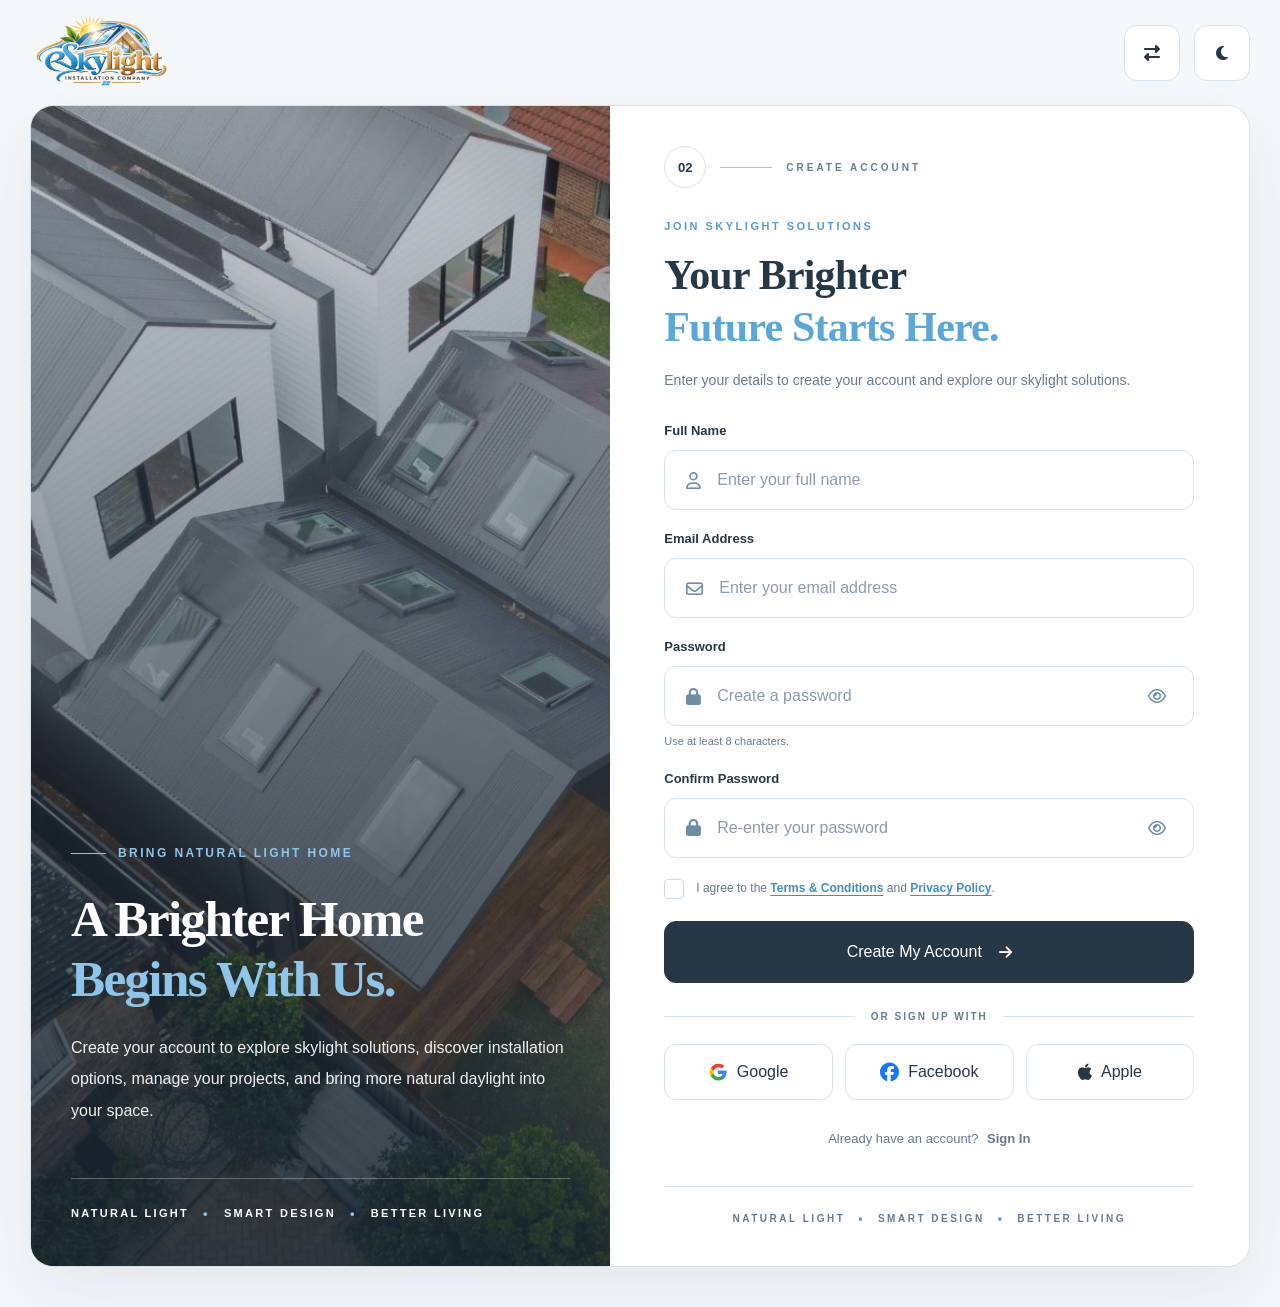
<file: register.html>
<!DOCTYPE html>
<html lang="en" dir="ltr">
<head>
    <meta charset="UTF-8">
    <meta name="viewport" content="width=device-width, initial-scale=1.0">

    <title>Create Account | Skylight Solutions</title>
    <!-- Favicon -->

  <link rel="icon" type="image/png" href="images/logo.png">
    <meta name="description"
          content="Create your Skylight Solutions account to explore skylight installations, manage projects, and discover natural daylight solutions.">

    <!-- Google Fonts -->
    <link rel="preconnect" href="https://fonts.googleapis.com">
    <link rel="preconnect" href="https://fonts.gstatic.com" crossorigin>
    <link href="https://fonts.googleapis.com/css2?family=Inter:wght@400;500;600;700;800&display=swap"
          rel="stylesheet">

    <!-- Font Awesome -->
    <link rel="stylesheet"
          href="https://cdnjs.cloudflare.com/ajax/libs/font-awesome/6.5.2/css/all.min.css">

    <!-- Main and Responsive CSS -->
    <link rel="stylesheet" href="css/style.css">
    <link rel="stylesheet" href="css/responsive.css">
</head>

<body>

    <!-- =====================================================
         REGISTER HEADER
    ====================================================== -->

    <header class="register-header">

        <a href="index.html"
           class="register-logo"
           aria-label="Skylight Solutions home">

            <img src="images/logo.png"
                 alt="Skylight Solutions"
                 width="155"
                 height="70">
        </a>

        <div class="register-header-actions">

            <!-- RTL TOGGLE -->
            <button type="button"
                    class="register-header-toggle"
                    id="registerRtlToggle"
                    aria-label="Switch text direction"
                    aria-pressed="false"
                    title="Toggle RTL">

                <i class="fa-solid fa-right-left"
                   aria-hidden="true"></i>
            </button>

            <!-- DARK MODE TOGGLE -->
            <button type="button"
                    class="register-header-toggle"
                    id="registerThemeToggle"
                    aria-label="Switch to dark mode"
                    aria-pressed="false"
                    title="Toggle dark mode">

                <i class="fa-solid fa-moon"
                   aria-hidden="true"></i>
            </button>

        </div>

    </header>


    <!-- =====================================================
         REGISTER PAGE
    ====================================================== -->

    <main class="register-page">

        <div class="register-layout">

            <!-- =================================================
                 LEFT IMAGE AND CONTENT PANEL
            ================================================== -->

            <section class="register-visual"
                     aria-label="Skylight Solutions introduction">

                <div class="register-visual-overlay"
                     aria-hidden="true"></div>

                <div class="register-visual-content">

                    <div class="register-visual-eyebrow">
                        <span aria-hidden="true"></span>
                        BRING NATURAL LIGHT HOME
                    </div>

                    <h1>
                        A Brighter Home
                        <span>Begins With Us.</span>
                    </h1>

                    <p>
                        Create your account to explore skylight
                        solutions, discover installation options,
                        manage your projects, and bring more natural
                        daylight into your space.
                    </p>

                    <div class="register-visual-footer">
                        <span>NATURAL LIGHT</span>
                        <b aria-hidden="true">•</b>
                        <span>SMART DESIGN</span>
                        <b aria-hidden="true">•</b>
                        <span>BETTER LIVING</span>
                    </div>

                </div>

            </section>


            <!-- =================================================
                 RIGHT REGISTRATION FORM PANEL
            ================================================== -->

            <section class="register-panel"
                     aria-labelledby="registerHeading">

                <div class="register-panel-inner">

                    <!-- STEP LABEL -->
                    <div class="register-section-label">

                        <span class="register-step-number">02</span>

                        <span class="register-label-line"
                              aria-hidden="true"></span>

                        <span>CREATE ACCOUNT</span>

                    </div>


                    <!-- FORM INTRODUCTION -->
                    <div class="register-intro">

                        <span class="register-eyebrow">
                            JOIN SKYLIGHT SOLUTIONS
                        </span>

                        <h2 id="registerHeading">
                            Your Brighter
                            <span>Future Starts Here.</span>
                        </h2>

                        <p>
                            Enter your details to create your account
                            and explore our skylight solutions.
                        </p>

                    </div>


                    <!-- REGISTRATION FORM -->
                    <form class="register-form"
                          id="registerForm"
                          action="#"
                          method="post">

                        <!-- FULL NAME -->
                        <div class="register-field">

                            <label for="registerName">
                                Full Name
                            </label>

                            <div class="register-input-wrap">

                                <i class="fa-regular fa-user"
                                   aria-hidden="true"></i>

                                <input type="text"
                                       id="registerName"
                                       name="name"
                                       placeholder="Enter your full name"
                                       autocomplete="name"
                                       required>

                            </div>

                        </div>


                        <!-- EMAIL -->
                        <div class="register-field">

                            <label for="registerEmail">
                                Email Address
                            </label>

                            <div class="register-input-wrap">

                                <i class="fa-regular fa-envelope"
                                   aria-hidden="true"></i>

                                <input type="email"
                                       id="registerEmail"
                                       name="email"
                                       placeholder="Enter your email address"
                                       autocomplete="email"
                                       required>

                            </div>

                        </div>


                        <!-- PASSWORD -->
                        <div class="register-field">

                            <label for="registerPassword">
                                Password
                            </label>

                            <div class="register-input-wrap">

                                <i class="fa-solid fa-lock"
                                   aria-hidden="true"></i>

                                <input type="password"
                                       id="registerPassword"
                                       name="password"
                                       placeholder="Create a password"
                                       autocomplete="new-password"
                                       minlength="8"
                                       required>

                                <button type="button"
                                        class="register-password-toggle"
                                        data-password-target="registerPassword"
                                        aria-label="Show password"
                                        aria-pressed="false">

                                    <i class="fa-regular fa-eye"
                                       aria-hidden="true"></i>

                                </button>

                            </div>

                            <small class="register-field-help">
                                Use at least 8 characters.
                            </small>

                        </div>


                        <!-- CONFIRM PASSWORD -->
                        <div class="register-field">

                            <label for="registerConfirmPassword">
                                Confirm Password
                            </label>

                            <div class="register-input-wrap">

                                <i class="fa-solid fa-lock"
                                   aria-hidden="true"></i>

                                <input type="password"
                                       id="registerConfirmPassword"
                                       name="confirmPassword"
                                       placeholder="Re-enter your password"
                                       autocomplete="new-password"
                                       minlength="8"
                                       required>

                                <button type="button"
                                        class="register-password-toggle"
                                        data-password-target="registerConfirmPassword"
                                        aria-label="Show confirm password"
                                        aria-pressed="false">

                                    <i class="fa-regular fa-eye"
                                       aria-hidden="true"></i>

                                </button>

                            </div>

                        </div>


                        <!-- TERMS AND CONDITIONS -->
                        <div class="register-terms">

                            <input type="checkbox"
                                   id="registerTerms"
                                   name="terms"
                                   required>

                            <label for="registerTerms">
                                I agree to the
                                <a href="terms.html">Terms &amp; Conditions</a>
                                and
                                <a href="privacy.html">Privacy Policy</a>.
                            </label>

                        </div>


                        <!-- CREATE ACCOUNT BUTTON -->
                        <button type="submit"
                                class="register-submit">

                            <span>Create My Account</span>

                            <i class="fa-solid fa-arrow-right"
                               aria-hidden="true"></i>

                        </button>

                    </form>


                    <!-- SOCIAL SIGN-UP DIVIDER -->
                    <div class="register-social-divider">

                        <span aria-hidden="true"></span>

                        <p>OR SIGN UP WITH</p>

                        <span aria-hidden="true"></span>

                    </div>


                    <!-- SOCIAL SIGN-UP BUTTONS -->
                    <div class="register-social-buttons">

                        <!-- GOOGLE -->
                        <button type="button"
                                class="register-social-button"
                                data-provider="google">

                            <svg class="register-google-icon"
                                 xmlns="http://www.w3.org/2000/svg"
                                 viewBox="0 0 48 48"
                                 role="img"
                                 aria-label="Google">

                                <path fill="#EA4335"
                                      d="M24 9.5c3.54 0 6.71 1.22 9.21 3.6l6.85-6.85C35.9 2.38 30.47 0 24 0 14.62 0 6.51 5.38 2.56 13.22l7.98 6.19C12.43 13.72 17.74 9.5 24 9.5z"
                                      transform="translate(2 2) scale(.92)"/>

                                <path fill="#4285F4"
                                      d="M46.98 24.55c0-1.57-.15-3.09-.38-4.55H24v9.02h12.94c-.58 2.96-2.26 5.48-4.73 7.18l7.64 5.93c4.46-4.13 7.13-10.2 7.13-17.58z"
                                      transform="translate(-1 0) scale(.96)"/>

                                <path fill="#FBBC05"
                                      d="M10.53 28.59A14.4 14.4 0 0 1 9.75 24c0-1.59.27-3.13.75-4.59l-7.98-6.19A23.9 23.9 0 0 0 0 24c0 3.87.93 7.52 2.56 10.78l7.97-6.19z"
                                      transform="translate(2 1) scale(.96)"/>

                                <path fill="#34A853"
                                      d="M24 48c6.48 0 11.93-2.13 15.91-5.87l-7.64-5.93c-2.13 1.43-4.89 2.28-8.27 2.28-6.26 0-11.57-4.22-13.47-9.91l-7.98 6.19C6.51 42.62 14.62 48 24 48z"
                                      transform="translate(2 0) scale(.92)"/>

                            </svg>

                            <span>Google</span>

                        </button>


                        <!-- FACEBOOK -->
                        <button type="button"
                                class="register-social-button"
                                data-provider="facebook">

                            <i class="fa-brands fa-facebook"
                               aria-hidden="true"></i>

                            <span>Facebook</span>

                        </button>


                        <!-- APPLE -->
                        <button type="button"
                                class="register-social-button"
                                data-provider="apple">

                            <i class="fa-brands fa-apple"
                               aria-hidden="true"></i>

                            <span>Apple</span>

                        </button>

                    </div>


                    <!-- LOGIN LINK -->
                    <p class="register-login-text">
                        Already have an account?

                        <a href="login.html">
                            Sign In
                        </a>
                    </p>


                    <!-- BOTTOM TAGLINE -->
                    <div class="register-panel-bottom">

                        <span>NATURAL LIGHT</span>
                        <b aria-hidden="true">•</b>
                        <span>SMART DESIGN</span>
                        <b aria-hidden="true">•</b>
                        <span>BETTER LIVING</span>

                    </div>

                </div>

            </section>

        </div>

    </main>


    <!-- SHARED SITE PREFERENCES -->
    <script src="js/main.js"></script>

    

</body>
</html>
</file>
